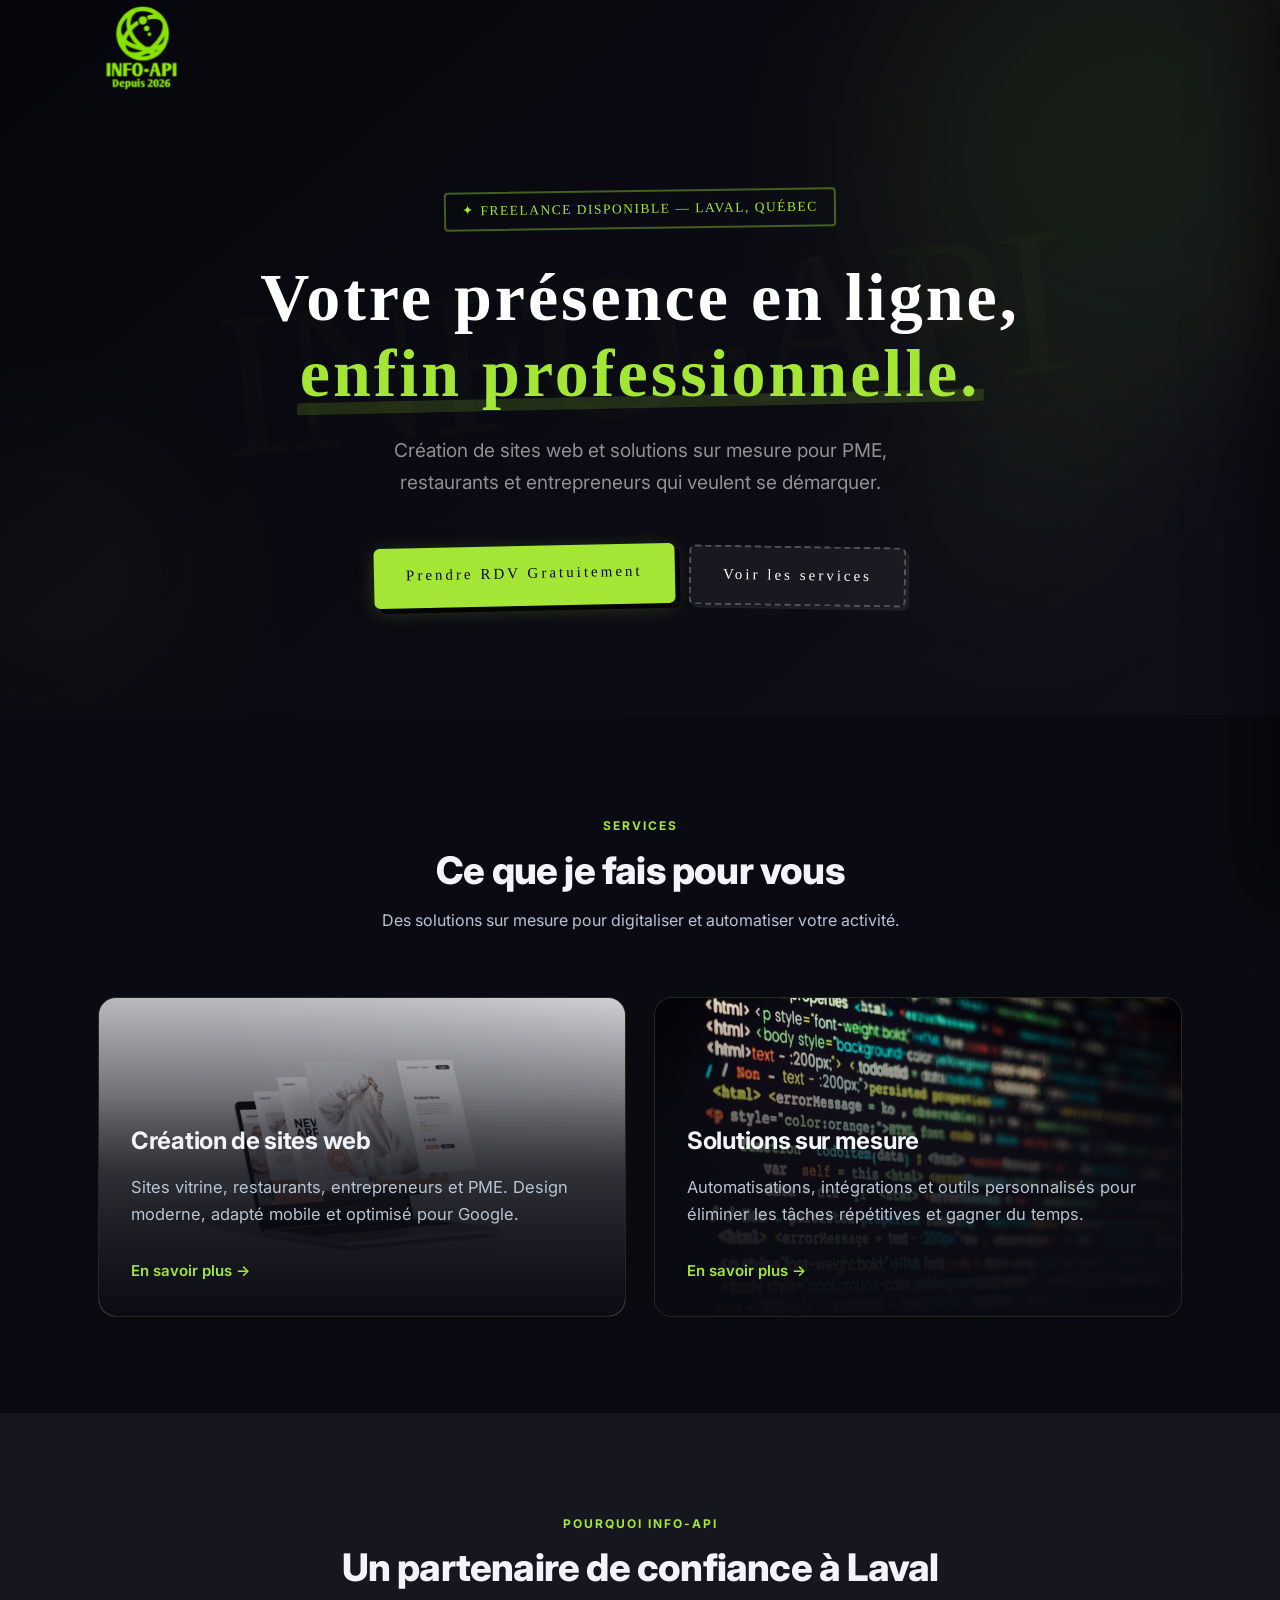
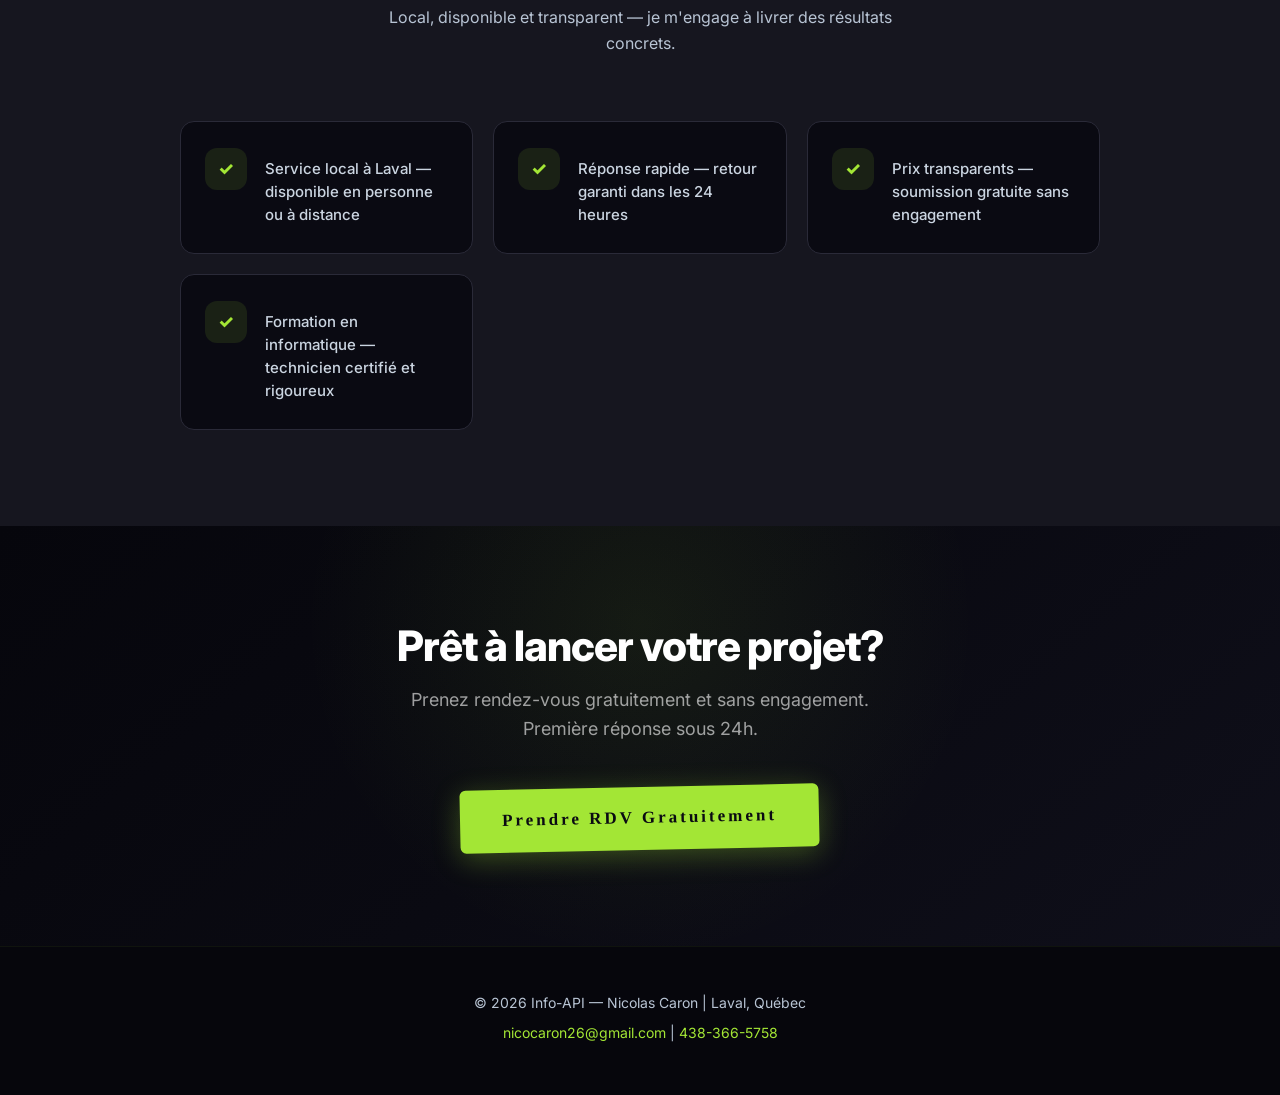
<file: index.html>
<!DOCTYPE html>
<html lang="fr">
<head>
    <meta charset="UTF-8">
    <meta name="viewport" content="width=device-width, initial-scale=1.0">
    <meta name="description" content="Info-API - Services informatiques à Laval : création de sites web et automatisation pour PME et entrepreneurs.">
    <title>Info-API | Services Informatiques à Laval</title>
    <link rel="preconnect" href="https://fonts.googleapis.com">
    <link rel="preconnect" href="https://fonts.gstatic.com" crossorigin>
    <link href="https://fonts.googleapis.com/css2?family=Inter:wght@400;500;600;700;800&family=Permanent+Marker&display=swap" rel="stylesheet">
    <link rel="stylesheet" href="css/style.css">
    <style>
    .logo { display: inline-flex; align-items: center; }

    /* === HERO GRAFFITI OVERRIDE === */
    .hero::before, .hero::after { display: none; }

    .hero-spray { position: absolute; inset: 0; pointer-events: none; z-index: 0; overflow: hidden; }
    .spray-blob { position: absolute; border-radius: 50%; filter: blur(90px); }
    .spray-blob-1 { width: 520px; height: 520px; background: #a3e635; opacity: 0.08; top: -15%; right: -8%; }
    .spray-blob-2 { width: 280px; height: 280px; background: #a3e635; opacity: 0.04; bottom: 0%; left: -6%; }
    .spray-blob-3 { width: 200px; height: 200px; background: #a3e635; opacity: 0.07; bottom: 18%; right: 12%; }

    .hero-bg-tag {
        position: absolute; pointer-events: none; user-select: none; z-index: 0;
        font-family: 'Permanent Marker', cursive;
        font-size: 210px; line-height: 1;
        color: rgba(163,230,53,0.022);
        white-space: nowrap;
        top: 48%; left: 50%;
        transform: translate(-50%, -50%) rotate(-6deg);
        letter-spacing: -6px;
    }

    .hero-badge {
        font-family: 'Permanent Marker', cursive;
        font-size: 13.5px; letter-spacing: 1.5px;
        background: transparent;
        border: 2px solid rgba(163,230,53,0.38);
        border-radius: 4px;
        padding: 6px 16px;
        color: #a3e635;
        transform: rotate(-0.8deg);
        display: inline-block;
    }

    .hero h1 {
        font-family: 'Permanent Marker', cursive;
        font-size: 68px;
        letter-spacing: 3px;
        line-height: 1.12;
        margin-bottom: 0;
    }

    .hero-h1-wrap { margin-bottom: 24px; }

    .hero h1 span {
        position: relative;
        display: inline-block;
        color: #a3e635;
    }
    .hero h1 span::after {
        content: '';
        position: absolute;
        left: -3px; right: -3px; bottom: 3px;
        height: 12px;
        background: rgba(163,230,53,0.16);
        transform: rotate(-1.2deg) skewX(-5deg);
        border-radius: 2px;
        z-index: -1;
    }

    @media (max-width: 768px) {
        .hero h1 { font-size: 42px; letter-spacing: 0; }
        .hero-bg-tag { font-size: 120px; }
    }
    </style>
</head>
<body>

    <!-- NAVIGATION -->
    <nav class="navbar">
        <div class="container">
            <a href="index.html" class="logo" aria-label="Info-API — Accueil">
                <img src="images/logo.png" alt="Info-API" class="nav-logo">
            </a>
            <button class="hamburger" id="hamburger" aria-label="Menu">
                <span></span><span></span><span></span>
            </button>
        </div>
    </nav>

    <!-- OVERLAY MENU -->
    <div class="nav-overlay" id="navOverlay">
        <div class="nav-overlay-inner">
            <ul class="overlay-links">
                <li><a href="index.html">Accueil</a></li>
                <li>
                    <button class="overlay-dd-trigger">Services <span class="ov-arrow">+</span></button>
                    <ul class="overlay-sub">
                        <li><a href="sites-web.html">Sites web</a></li>
                        <li><a href="automatisation.html">Solutions sur mesure</a></li>
                        <li><a href="services.html">Forfaits entreprise</a></li>
                    </ul>
                </li>
                <li><a href="apropos.html">À propos</a></li>
                <li><a href="projets.html">Projets</a></li>
            </ul>
            <a href="soumission.html" class="overlay-cta">Prendre RDV Gratuitement</a>
        </div>
    </div>

    <!-- HERO -->
    <section class="hero">
        <div class="hero-spray">
            <div class="spray-blob spray-blob-1"></div>
            <div class="spray-blob spray-blob-2"></div>
            <div class="spray-blob spray-blob-3"></div>
        </div>
        <div class="hero-bg-tag" aria-hidden="true">INFO-API</div>
        <div class="container">
            <div class="hero-badge">✦ Freelance disponible — Laval, Québec</div>
            <div class="hero-h1-wrap">
                <h1>Votre présence en ligne,<br><span>enfin professionnelle.</span></h1>
            </div>
            <p>Création de sites web et solutions sur mesure pour PME, restaurants et entrepreneurs qui veulent se démarquer.</p>
            <div class="hero-btns">
                <a href="soumission.html" class="btn-primary">Prendre RDV Gratuitement</a>
                <a href="#services" class="btn-secondary">Voir les services</a>
            </div>
        </div>
    </section>

    <!-- SERVICES APERCU -->
    <section class="services-apercu" id="services">
        <div class="container">
            <div class="section-header">
                <span class="section-tag">Services</span>
                <h2>Ce que je fais pour vous</h2>
                <p class="section-sub">Des solutions sur mesure pour digitaliser et automatiser votre activité.</p>
            </div>
            <div class="cards">
                <div class="card" style="min-height:320px; padding:0; border:1.5px solid rgba(163,230,53,0.15); display:flex; flex-direction:column; justify-content:flex-end; background:#0a0a12;">
                    <img src="images/website-illustration.avif" alt="" style="position:absolute;inset:0;width:100%;height:100%;object-fit:cover;opacity:0.9;">
                    <div style="position:absolute;inset:0;background:linear-gradient(to bottom, rgba(10,10,18,0.05) 0%, rgba(10,10,18,0.75) 55%, rgba(10,10,18,0.97) 100%);"></div>
                    <div style="position:relative;z-index:1;padding:28px 32px 32px;background:linear-gradient(to top, rgba(10,10,18,0.6) 0%, transparent 100%);border-radius:0 0 18px 18px;font-size:1.08em;">
                        <h3>Création de sites web</h3>
                        <p>Sites vitrine, restaurants, entrepreneurs et PME. Design moderne, adapté mobile et optimisé pour Google.</p>
                        <a href="services.html">En savoir plus →</a>
                    </div>
                </div>
                <div class="card" style="min-height:320px; padding:0; border:1.5px solid rgba(163,230,53,0.15); display:flex; flex-direction:column; justify-content:flex-end; background:#0a0a12;">
                    <img src="images/script-image.avif" alt="" style="position:absolute;inset:0;width:100%;height:100%;object-fit:cover;opacity:0.9;">
                    <div style="position:absolute;inset:0;background:linear-gradient(to bottom, rgba(10,10,18,0.05) 0%, rgba(10,10,18,0.75) 55%, rgba(10,10,18,0.97) 100%);"></div>
                    <div style="position:relative;z-index:1;padding:28px 32px 32px;background:linear-gradient(to top, rgba(10,10,18,0.6) 0%, transparent 100%);border-radius:0 0 18px 18px;font-size:1.08em;">
                        <h3>Solutions sur mesure</h3>
                        <p>Automatisations, intégrations et outils personnalisés pour éliminer les tâches répétitives et gagner du temps.</p>
                        <a href="automatisation.html">En savoir plus →</a>
                    </div>
                </div>
            </div>
        </div>
    </section>

    <!-- POURQUOI MOI -->
    <section class="pourquoi">
        <div class="container">
            <div class="section-header">
                <span class="section-tag">Pourquoi Info-API</span>
                <h2>Un partenaire de confiance à Laval</h2>
                <p class="section-sub">Local, disponible et transparent — je m'engage à livrer des résultats concrets.</p>
            </div>
            <div class="avantages">
                <div class="avantage">
                    <div class="avantage-icon"><span>✓</span></div>
                    <p>Service local à Laval — disponible en personne ou à distance</p>
                </div>
                <div class="avantage">
                    <div class="avantage-icon"><span>✓</span></div>
                    <p>Réponse rapide — retour garanti dans les 24 heures</p>
                </div>
                <div class="avantage">
                    <div class="avantage-icon"><span>✓</span></div>
                    <p>Prix transparents — soumission gratuite sans engagement</p>
                </div>
                <div class="avantage">
                    <div class="avantage-icon"><span>✓</span></div>
                    <p>Formation en informatique — technicien certifié et rigoureux</p>
                </div>
            </div>
        </div>
    </section>

    <!-- CTA -->
    <section class="cta">
        <div class="container">
            <h2>Prêt à lancer votre projet?</h2>
            <p>Prenez rendez-vous gratuitement et sans engagement. Première réponse sous 24h.</p>
            <a href="soumission.html" class="btn-primary">Prendre RDV Gratuitement</a>
        </div>
    </section>

    <!-- FOOTER -->
    <footer>
        <div class="container">
            <p>© 2026 Info-API — Nicolas Caron | Laval, Québec</p>
            <p><a href="mailto:nicocaron26@gmail.com">nicocaron26@gmail.com</a> | <a href="tel:4383665758">438-366-5758</a></p>
        </div>
    </footer>

    <script src="js/main.js"></script>
</body>
</html>
</file>
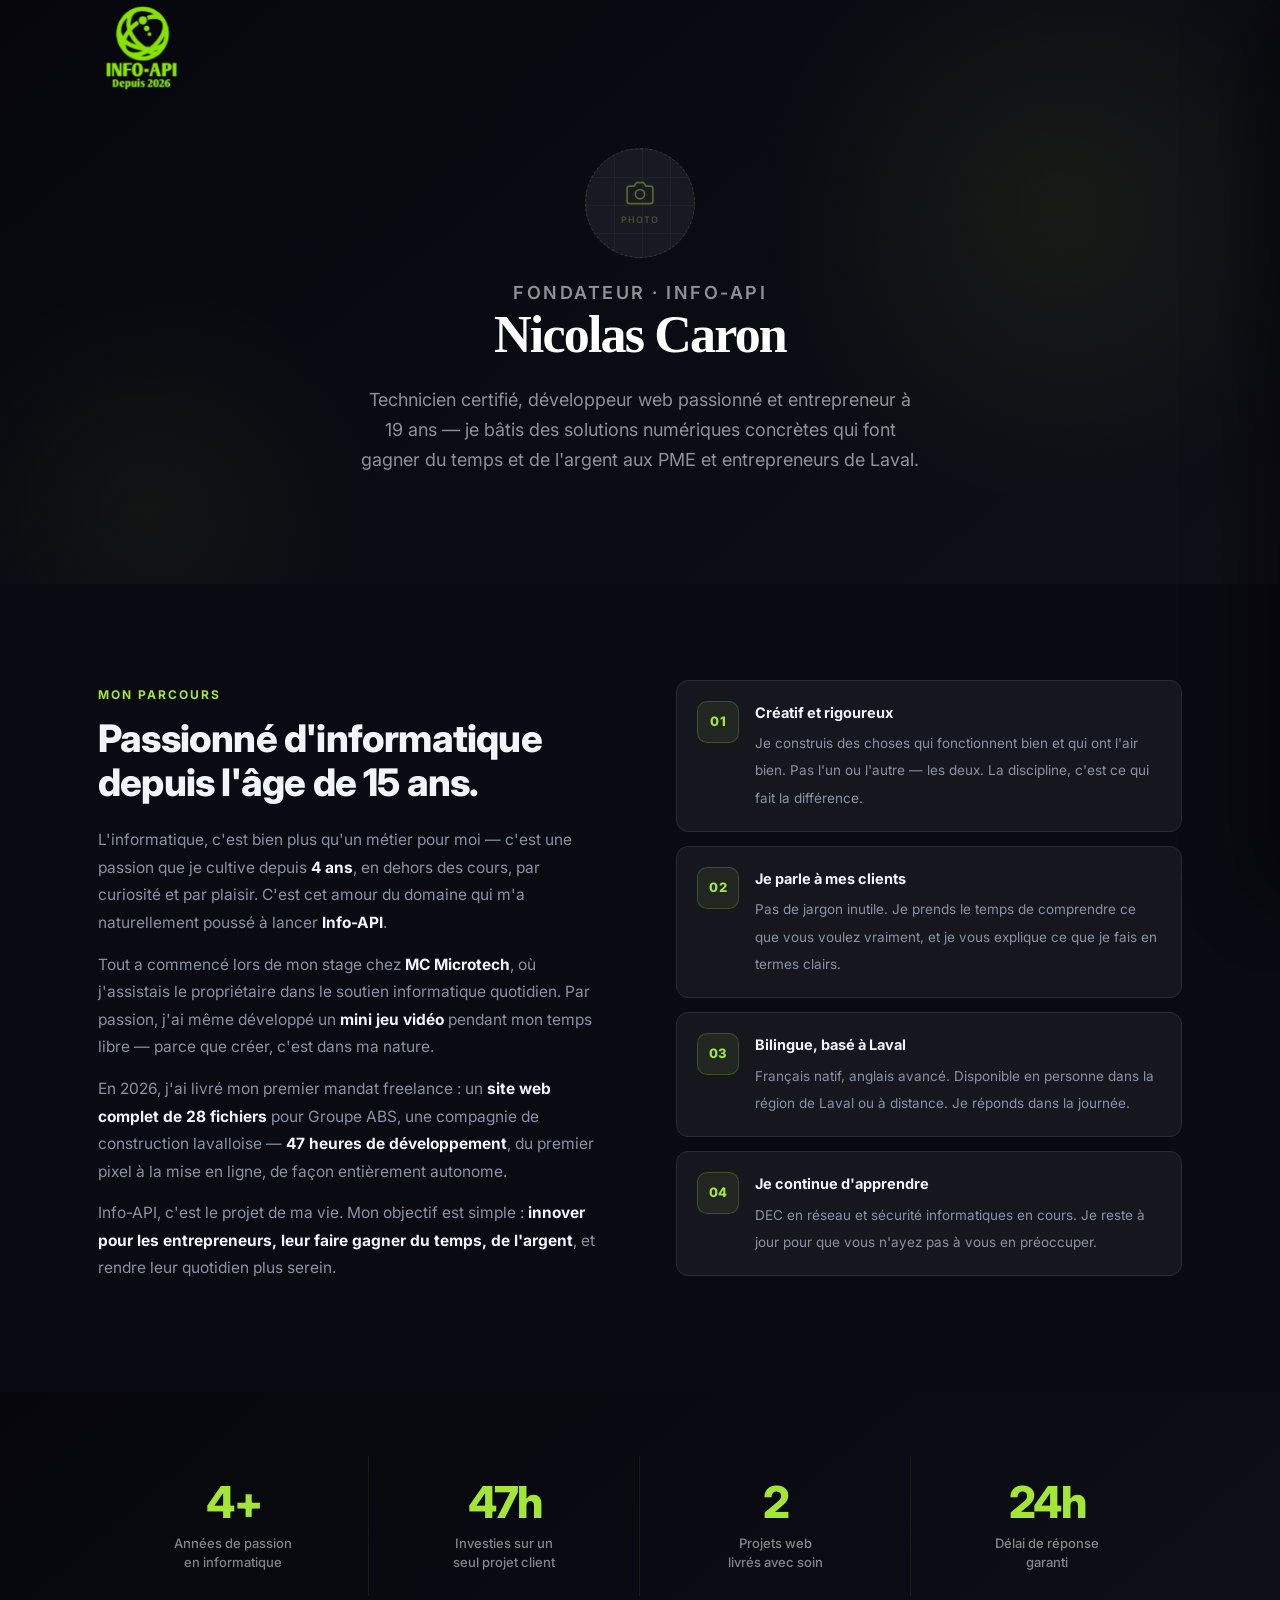
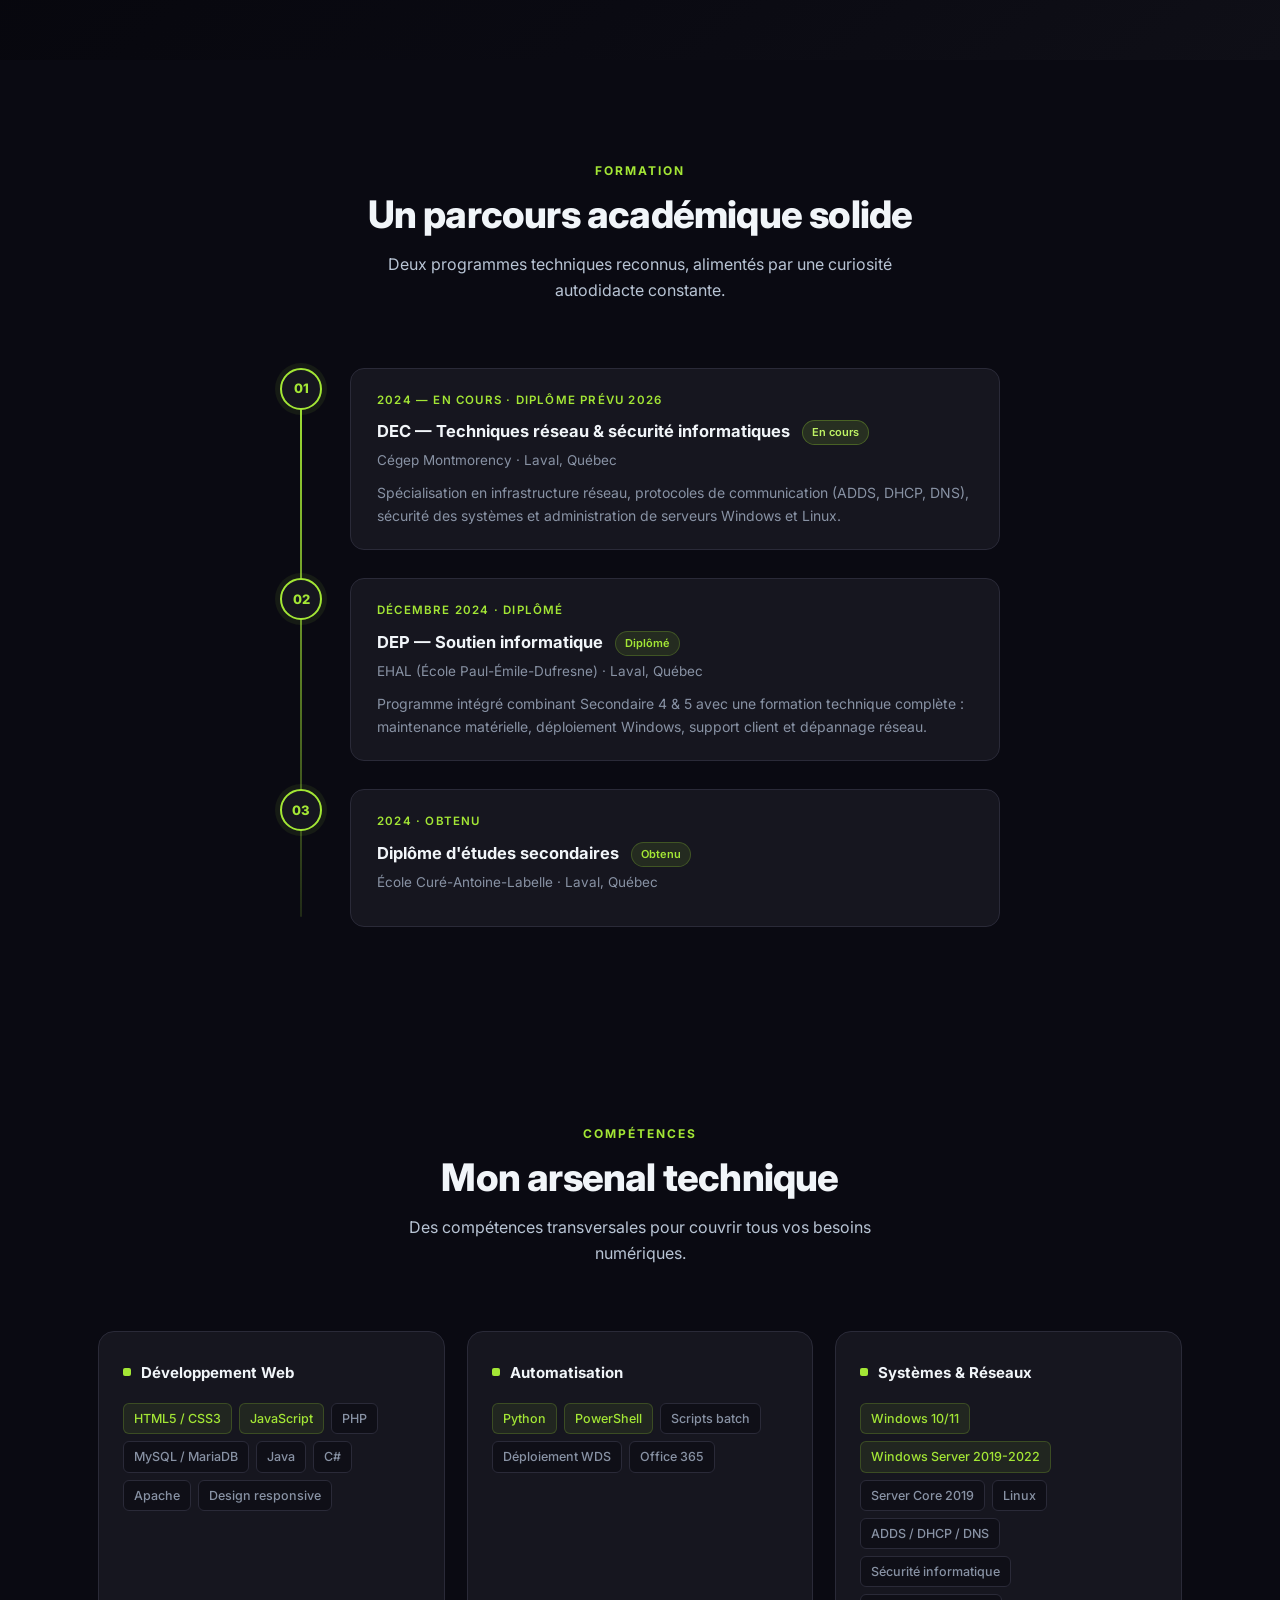
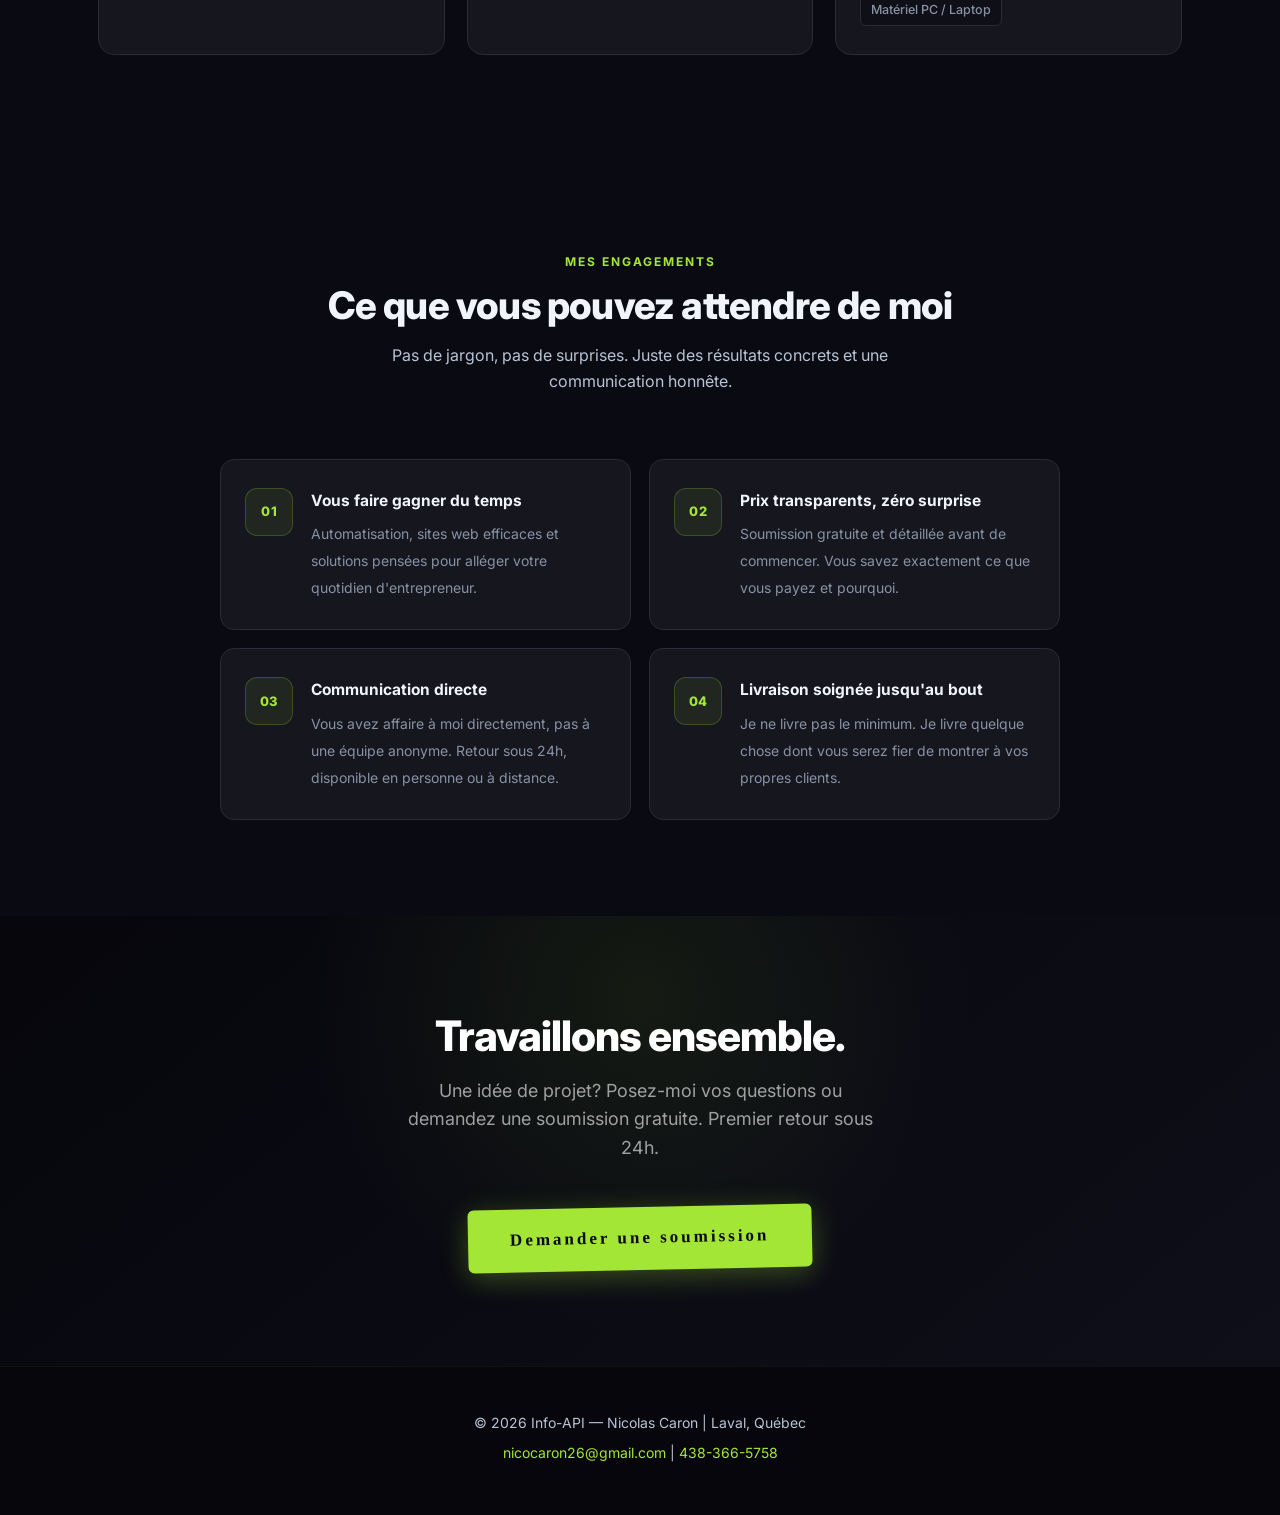
<file: apropos.html>
<!DOCTYPE html>
<html lang="fr">
<head>
    <meta charset="UTF-8">
    <meta name="viewport" content="width=device-width, initial-scale=1.0">
    <meta name="description" content="À propos de Nicolas Caron, fondateur d'Info-API — technicien certifié, développeur web passionné basé à Laval.">
    <title>À propos | Info-API</title>
    <link rel="preconnect" href="https://fonts.googleapis.com">
    <link rel="preconnect" href="https://fonts.gstatic.com" crossorigin>
    <link href="https://fonts.googleapis.com/css2?family=Inter:wght@400;500;600;700;800&family=Permanent+Marker&display=swap" rel="stylesheet">
    <link rel="stylesheet" href="css/style.css">
    <style>
        /* ---- HERO ---- */
        .about-hero {
            padding: 148px 0 108px;
            background: linear-gradient(140deg, #06060c 0%, #0a0a12 45%, #0f0f17 100%);
            text-align: center;
            position: relative;
            overflow: hidden;
        }
        .about-hero::before {
            content: '';
            position: absolute;
            top: -20%; right: -8%;
            width: 650px; height: 650px;
            background: radial-gradient(circle, rgba(163,230,53,0.07) 0%, transparent 65%);
            pointer-events: none;
        }
        .about-hero::after {
            content: '';
            position: absolute;
            bottom: -30%; left: -8%;
            width: 500px; height: 500px;
            background: radial-gradient(circle, rgba(163,230,53,0.05) 0%, transparent 65%);
            pointer-events: none;
        }
        .about-hero .container { position: relative; z-index: 1; }

        .avatar {
            width: 100px; height: 100px;
            border-radius: 50%;
            background: rgba(163,230,53,0.08);
            border: 2px solid rgba(163,230,53,0.28);
            display: flex;
            align-items: center;
            justify-content: center;
            font-size: 28px;
            font-weight: 800;
            color: #a3e635;
            margin: 0 auto 24px;
            box-shadow: 0 0 0 8px rgba(163,230,53,0.05);
        }

        .hero-role {
            font-size: 13px;
            font-weight: 600;
            letter-spacing: 2.5px;
            text-transform: uppercase;
            color: #a3e635;
            margin-bottom: 14px;
        }

        .about-hero h1 {
            font-size: 52px;
            font-weight: 800;
            color: #fff;
            letter-spacing: -1.8px;
            margin-bottom: 22px;
            line-height: 1.05;
        }

        .about-hero > .container > p {
            font-size: 18px;
            color: rgba(255,255,255,0.55);
            max-width: 560px;
            margin: 0 auto;
            line-height: 1.68;
        }

        /* ---- HISTOIRE ---- */
        .histoire-grid {
            display: grid;
            grid-template-columns: 1fr 1fr;
            gap: 72px;
            align-items: start;
        }

        .histoire-text h2 { text-align: left; margin-bottom: 22px; }

        .histoire-text p {
            color: #8892a4;
            font-size: 15.5px;
            line-height: 1.78;
            margin-bottom: 14px;
        }

        .histoire-text p strong { color: #f1f5f9; }

        .traits { display: flex; flex-direction: column; gap: 14px; }

        .trait {
            display: flex;
            align-items: flex-start;
            gap: 16px;
            background: #16161f;
            border: 1.5px solid #2a2a38;
            border-radius: 12px;
            padding: 20px;
            transition: border-color 0.22s, transform 0.22s;
        }

        .trait:hover {
            border-color: rgba(163,230,53,0.22);
            transform: translateX(5px);
        }

        .trait-icon { flex-shrink: 0; margin-top: 2px; }
        .trait-num {
            width: 42px; height: 42px;
            background: rgba(163,230,53,0.08);
            border: 1.5px solid rgba(163,230,53,0.22);
            border-radius: 10px;
            display: flex; align-items: center; justify-content: center;
            color: #a3e635; font-size: 13px; font-weight: 800;
            flex-shrink: 0; letter-spacing: 0.5px; line-height: 1;
        }

        .trait-content strong {
            display: block;
            font-size: 14.5px;
            font-weight: 700;
            color: #f1f5f9;
            margin-bottom: 4px;
        }

        .trait-content span {
            font-size: 13.5px;
            color: #8892a4;
            line-height: 1.55;
        }

        /* ---- STATS ---- */
        .stats-band {
            background: linear-gradient(140deg, #06060c 0%, #0a0a12 55%, #0f0f17 100%);
            padding: 64px 0;
        }

        .stats-grid {
            display: grid;
            grid-template-columns: repeat(4, 1fr);
            text-align: center;
        }

        .stat-item {
            padding: 24px 20px;
            border-right: 1px solid rgba(163,230,53,0.08);
        }

        .stat-item:last-child { border-right: none; }

        .stat-number {
            font-size: 44px;
            font-weight: 800;
            color: #a3e635;
            letter-spacing: -2px;
            line-height: 1;
            margin-bottom: 10px;
        }

        .stat-label {
            font-size: 13px;
            color: rgba(255,255,255,0.5);
            font-weight: 500;
            line-height: 1.45;
        }

        /* ---- TIMELINE ---- */
        .timeline {
            max-width: 720px;
            margin: 0 auto;
            position: relative;
        }

        .timeline::before {
            content: '';
            position: absolute;
            left: 20px; top: 10px; bottom: 10px;
            width: 2px;
            background: linear-gradient(to bottom, #a3e635, rgba(163,230,53,0.15));
            border-radius: 2px;
        }

        .timeline-item {
            display: flex;
            gap: 28px;
            margin-bottom: 28px;
            align-items: flex-start;
        }

        .timeline-item:last-child { margin-bottom: 0; }

        .timeline-dot {
            width: 42px; height: 42px;
            border-radius: 50%;
            background: #16161f;
            border: 2px solid #a3e635;
            display: flex;
            align-items: center;
            justify-content: center;
            font-size: 13px;
            font-weight: 800;
            color: #a3e635;
            flex-shrink: 0;
            position: relative;
            z-index: 1;
            box-shadow: 0 0 0 5px rgba(163,230,53,0.08);
        }

        .timeline-content {
            background: #16161f;
            border: 1.5px solid #2a2a38;
            border-radius: 14px;
            padding: 22px 26px;
            flex: 1;
            transition: border-color 0.22s, box-shadow 0.22s;
        }

        .timeline-content:hover {
            border-color: rgba(163,230,53,0.22);
            box-shadow: 0 8px 24px rgba(0,0,0,0.3);
        }

        .timeline-date {
            font-size: 11.5px;
            font-weight: 600;
            letter-spacing: 1.2px;
            text-transform: uppercase;
            color: #a3e635;
            margin-bottom: 7px;
        }

        .timeline-content h3 {
            font-size: 16.5px;
            font-weight: 700;
            color: #f1f5f9;
            margin-bottom: 4px;
        }

        .timeline-content .school {
            font-size: 13.5px;
            color: #8892a4;
            margin-bottom: 10px;
        }

        .timeline-content p {
            font-size: 14px;
            color: #8892a4;
            line-height: 1.62;
        }

        .badge-status {
            display: inline-block;
            font-size: 11px;
            font-weight: 600;
            padding: 2px 9px;
            border-radius: 100px;
            margin-left: 8px;
            vertical-align: middle;
        }

        .badge-done {
            background: rgba(163,230,53,0.1);
            color: #a3e635;
            border: 1px solid rgba(163,230,53,0.22);
        }

        .badge-active {
            background: rgba(163,230,53,0.12);
            color: #bef264;
            border: 1px solid rgba(163,230,53,0.28);
        }

        /* ---- COMPETENCES ---- */
        .skills-grid {
            display: grid;
            grid-template-columns: repeat(3, 1fr);
            gap: 22px;
        }

        .skill-group {
            background: #16161f;
            border: 1.5px solid #2a2a38;
            border-radius: 16px;
            padding: 28px 24px;
            transition: border-color 0.22s, box-shadow 0.22s, transform 0.22s;
        }

        .skill-group:hover {
            border-color: rgba(163,230,53,0.22);
            box-shadow: 0 12px 32px rgba(0,0,0,0.3);
            transform: translateY(-4px);
        }

        .skill-group-title {
            display: flex;
            align-items: center;
            gap: 10px;
            font-size: 15px;
            font-weight: 700;
            color: #f1f5f9;
            margin-bottom: 18px;
        }

        .skill-group-title::before {
            content: '';
            display: inline-block;
            width: 8px; height: 8px;
            border-radius: 2px;
            background: #a3e635;
            flex-shrink: 0;
        }

        .skill-tags { display: flex; flex-wrap: wrap; gap: 7px; }

        .skill-tag {
            font-size: 12.5px;
            font-weight: 500;
            color: #8892a4;
            background: #0f0f17;
            border: 1px solid #2a2a38;
            border-radius: 6px;
            padding: 4px 10px;
        }

        .skill-tag.primary {
            background: rgba(163,230,53,0.08);
            color: #a3e635;
            border-color: rgba(163,230,53,0.2);
        }

        /* ---- TEMOIGNAGE ---- */
        .temoignage-wrap {
            max-width: 800px;
            margin: 0 auto;
        }

        .temoignage-card {
            background: #16161f;
            border: 1.5px solid #2a2a38;
            border-radius: 22px;
            padding: 56px 60px;
            position: relative;
            text-align: center;
            box-shadow: 0 20px 56px rgba(0,0,0,0.35);
        }

        .quote-mark {
            font-size: 96px;
            line-height: 0.55;
            color: #a3e635;
            opacity: 0.1;
            font-family: Georgia, serif;
            position: absolute;
            top: 38px; left: 48px;
            pointer-events: none;
        }

        .stars {
            font-size: 20px;
            letter-spacing: 2px;
            margin-bottom: 28px;
        }

        .temoignage-card blockquote {
            font-size: 19px;
            font-weight: 500;
            color: #f1f5f9;
            line-height: 1.68;
            font-style: italic;
            margin-bottom: 36px;
            position: relative;
            z-index: 1;
            max-width: 620px;
            margin-left: auto;
            margin-right: auto;
            margin-bottom: 36px;
        }

        .temoignage-client {
            display: flex;
            align-items: center;
            justify-content: center;
            gap: 14px;
        }

        .client-avatar {
            width: 48px; height: 48px;
            border-radius: 50%;
            background: rgba(163,230,53,0.1);
            border: 1.5px solid rgba(163,230,53,0.22);
            display: flex;
            align-items: center;
            justify-content: center;
            font-size: 15px;
            font-weight: 700;
            color: #a3e635;
            flex-shrink: 0;
        }

        .client-info strong {
            display: block;
            font-size: 15px;
            font-weight: 700;
            color: #f1f5f9;
        }

        .client-info span {
            font-size: 13px;
            color: #8892a4;
        }

        /* ---- ENGAGEMENTS ---- */
        .engagements-grid {
            display: grid;
            grid-template-columns: repeat(2, 1fr);
            gap: 18px;
            max-width: 840px;
            margin: 0 auto;
        }

        .engagement {
            display: flex;
            align-items: flex-start;
            gap: 18px;
            background: #16161f;
            border: 1.5px solid #2a2a38;
            border-radius: 14px;
            padding: 28px 24px;
            transition: border-color 0.22s, box-shadow 0.22s, transform 0.22s;
        }

        .engagement:hover {
            border-color: rgba(163,230,53,0.22);
            box-shadow: 0 10px 28px rgba(0,0,0,0.3);
            transform: translateY(-3px);
        }

        .engagement-icon {
            width: 48px; height: 48px;
            background: rgba(163,230,53,0.08);
            border: 1.5px solid rgba(163,230,53,0.22);
            border-radius: 12px;
            display: flex;
            align-items: center;
            justify-content: center;
            font-size: 13px;
            font-weight: 800;
            color: #a3e635;
            flex-shrink: 0;
            letter-spacing: 0.5px;
        }

        .engagement-text strong {
            display: block;
            font-size: 15.5px;
            font-weight: 700;
            color: #f1f5f9;
            margin-bottom: 6px;
        }

        .engagement-text span {
            font-size: 14px;
            color: #8892a4;
            line-height: 1.57;
        }

        /* ---- RESPONSIVE ---- */
        @media (max-width: 768px) {
            .about-hero h1 { font-size: 36px; letter-spacing: -1px; }
            .histoire-grid { grid-template-columns: 1fr; gap: 44px; }
            .stats-grid { grid-template-columns: repeat(2, 1fr); }
            .stat-item:nth-child(2) { border-right: none; }
            .stat-item:nth-child(3),
            .stat-item:nth-child(4) { border-top: 1px solid rgba(255,255,255,0.07); }
            .stat-item:nth-child(4) { border-right: none; }
            .skills-grid { grid-template-columns: 1fr; }
            .temoignage-card { padding: 36px 24px; }
            .engagements-grid { grid-template-columns: 1fr; }
            .timeline::before { display: none; }
        }
    </style>
</head>
<body>

    <!-- NAVIGATION -->
    <nav class="navbar">
        <div class="container">
            <a href="index.html" class="logo" aria-label="Info-API — Accueil">
                <img src="images/logo.png" alt="Info-API" class="nav-logo">
            </a>
            <button class="hamburger" id="hamburger" aria-label="Menu">
                <span></span><span></span><span></span>
            </button>
        </div>
    </nav>

    <!-- OVERLAY MENU -->
    <div class="nav-overlay" id="navOverlay">
        <div class="nav-overlay-inner">
            <ul class="overlay-links">
                <li><a href="index.html">Accueil</a></li>
                <li>
                    <button class="overlay-dd-trigger">Services <span class="ov-arrow">+</span></button>
                    <ul class="overlay-sub">
                        <li><a href="sites-web.html">Sites web</a></li>
                        <li><a href="automatisation.html">Solutions sur mesure</a></li>
                        <li><a href="services.html">Forfaits entreprise</a></li>
                    </ul>
                </li>
                <li><a href="apropos.html">À propos</a></li>
                <li><a href="projets.html">Projets</a></li>
            </ul>
            <a href="soumission.html" class="overlay-cta">Prendre RDV Gratuitement</a>
        </div>
    </div>

    <!-- HERO -->
    <section class="about-hero">
        <div class="container">
            <div class="img-ph" style="width:110px;height:110px;border-radius:50%;margin:0 auto 20px;gap:5px;">
                <div class="img-ph-icon" style="width:28px;height:28px;"></div>
                <span class="img-ph-label" style="font-size:9px;">Photo</span>
            </div>
            <p class="hero-role">Fondateur · Info-API</p>
            <h1>Nicolas Caron</h1>
            <p>Technicien certifié, développeur web passionné et entrepreneur à 19 ans — je bâtis des solutions numériques concrètes qui font gagner du temps et de l'argent aux PME et entrepreneurs de Laval.</p>
        </div>
    </section>

    <!-- MON HISTOIRE -->
    <section>
        <div class="container">
            <div class="histoire-grid fade-in">
                <div class="histoire-text">
                    <span class="section-tag">Mon parcours</span>
                    <h2>Passionné d'informatique depuis l'âge de 15 ans.</h2>
                    <p>L'informatique, c'est bien plus qu'un métier pour moi — c'est une passion que je cultive depuis <strong>4 ans</strong>, en dehors des cours, par curiosité et par plaisir. C'est cet amour du domaine qui m'a naturellement poussé à lancer <strong>Info-API</strong>.</p>
                    <p>Tout a commencé lors de mon stage chez <strong>MC Microtech</strong>, où j'assistais le propriétaire dans le soutien informatique quotidien. Par passion, j'ai même développé un <strong>mini jeu vidéo</strong> pendant mon temps libre — parce que créer, c'est dans ma nature.</p>
                    <p>En 2026, j'ai livré mon premier mandat freelance : un <strong>site web complet de 28 fichiers</strong> pour Groupe ABS, une compagnie de construction lavalloise — <strong>47 heures de développement</strong>, du premier pixel à la mise en ligne, de façon entièrement autonome.</p>
                    <p>Info-API, c'est le projet de ma vie. Mon objectif est simple : <strong>innover pour les entrepreneurs, leur faire gagner du temps, de l'argent</strong>, et rendre leur quotidien plus serein.</p>
                </div>
                <div class="traits">
                    <div class="trait">
                        <div class="trait-num">01</div>
                        <div class="trait-content">
                            <strong>Créatif et rigoureux</strong>
                            <span>Je construis des choses qui fonctionnent bien et qui ont l'air bien. Pas l'un ou l'autre — les deux. La discipline, c'est ce qui fait la différence.</span>
                        </div>
                    </div>
                    <div class="trait">
                        <div class="trait-num">02</div>
                        <div class="trait-content">
                            <strong>Je parle à mes clients</strong>
                            <span>Pas de jargon inutile. Je prends le temps de comprendre ce que vous voulez vraiment, et je vous explique ce que je fais en termes clairs.</span>
                        </div>
                    </div>
                    <div class="trait">
                        <div class="trait-num">03</div>
                        <div class="trait-content">
                            <strong>Bilingue, basé à Laval</strong>
                            <span>Français natif, anglais avancé. Disponible en personne dans la région de Laval ou à distance. Je réponds dans la journée.</span>
                        </div>
                    </div>
                    <div class="trait">
                        <div class="trait-num">04</div>
                        <div class="trait-content">
                            <strong>Je continue d'apprendre</strong>
                            <span>DEC en réseau et sécurité informatiques en cours. Je reste à jour pour que vous n'ayez pas à vous en préoccuper.</span>
                        </div>
                    </div>
                </div>
            </div>
        </div>
    </section>

    <!-- STATS -->
    <div class="stats-band">
        <div class="container">
            <div class="stats-grid">
                <div class="stat-item">
                    <div class="stat-number">4+</div>
                    <div class="stat-label">Années de passion<br>en informatique</div>
                </div>
                <div class="stat-item">
                    <div class="stat-number">47h</div>
                    <div class="stat-label">Investies sur un<br>seul projet client</div>
                </div>
                <div class="stat-item">
                    <div class="stat-number">2</div>
                    <div class="stat-label">Projets web<br>livrés avec soin</div>
                </div>
                <div class="stat-item">
                    <div class="stat-number">24h</div>
                    <div class="stat-label">Délai de réponse<br>garanti</div>
                </div>
            </div>
        </div>
    </div>

    <!-- FORMATION -->
    <section>
        <div class="container">
            <div class="section-header">
                <span class="section-tag">Formation</span>
                <h2>Un parcours académique solide</h2>
                <p class="section-sub">Deux programmes techniques reconnus, alimentés par une curiosité autodidacte constante.</p>
            </div>
            <div class="timeline">
                <div class="timeline-item fade-in">
                    <div class="timeline-dot">01</div>
                    <div class="timeline-content">
                        <div class="timeline-date">2024 — En cours · Diplôme prévu 2026</div>
                        <h3>DEC — Techniques réseau & sécurité informatiques <span class="badge-status badge-active">En cours</span></h3>
                        <div class="school">Cégep Montmorency · Laval, Québec</div>
                        <p>Spécialisation en infrastructure réseau, protocoles de communication (ADDS, DHCP, DNS), sécurité des systèmes et administration de serveurs Windows et Linux.</p>
                    </div>
                </div>
                <div class="timeline-item fade-in">
                    <div class="timeline-dot">02</div>
                    <div class="timeline-content">
                        <div class="timeline-date">Décembre 2024 · Diplômé</div>
                        <h3>DEP — Soutien informatique <span class="badge-status badge-done">Diplômé</span></h3>
                        <div class="school">EHAL (École Paul-Émile-Dufresne) · Laval, Québec</div>
                        <p>Programme intégré combinant Secondaire 4 & 5 avec une formation technique complète : maintenance matérielle, déploiement Windows, support client et dépannage réseau.</p>
                    </div>
                </div>
                <div class="timeline-item fade-in">
                    <div class="timeline-dot">03</div>
                    <div class="timeline-content">
                        <div class="timeline-date">2024 · Obtenu</div>
                        <h3>Diplôme d'études secondaires <span class="badge-status badge-done">Obtenu</span></h3>
                        <div class="school">École Curé-Antoine-Labelle · Laval, Québec</div>
                    </div>
                </div>
            </div>
        </div>
    </section>

    <!-- COMPETENCES -->
    <section style="background: var(--navy);">
        <div class="container">
            <div class="section-header">
                <span class="section-tag">Compétences</span>
                <h2>Mon arsenal technique</h2>
                <p class="section-sub">Des compétences transversales pour couvrir tous vos besoins numériques.</p>
            </div>
            <div class="skills-grid">
                <div class="skill-group fade-in">
                    <div class="skill-group-title">Développement Web</div>
                    <div class="skill-tags">
                        <span class="skill-tag primary">HTML5 / CSS3</span>
                        <span class="skill-tag primary">JavaScript</span>
                        <span class="skill-tag">PHP</span>
                        <span class="skill-tag">MySQL / MariaDB</span>
                        <span class="skill-tag">Java</span>
                        <span class="skill-tag">C#</span>
                        <span class="skill-tag">Apache</span>
                        <span class="skill-tag">Design responsive</span>
                    </div>
                </div>
                <div class="skill-group fade-in">
                    <div class="skill-group-title">Automatisation</div>
                    <div class="skill-tags">
                        <span class="skill-tag primary">Python</span>
                        <span class="skill-tag primary">PowerShell</span>
                        <span class="skill-tag">Scripts batch</span>
                        <span class="skill-tag">Déploiement WDS</span>
                        <span class="skill-tag">Office 365</span>
                    </div>
                </div>
                <div class="skill-group fade-in">
                    <div class="skill-group-title">Systèmes & Réseaux</div>
                    <div class="skill-tags">
                        <span class="skill-tag primary">Windows 10/11</span>
                        <span class="skill-tag primary">Windows Server 2019-2022</span>
                        <span class="skill-tag">Server Core 2019</span>
                        <span class="skill-tag">Linux</span>
                        <span class="skill-tag">ADDS / DHCP / DNS</span>
                        <span class="skill-tag">Sécurité informatique</span>
                        <span class="skill-tag">Matériel PC / Laptop</span>
                    </div>
                </div>
            </div>
        </div>
    </section>

    <!-- ENGAGEMENTS -->
    <section style="background: var(--navy);">
        <div class="container">
            <div class="section-header">
                <span class="section-tag">Mes engagements</span>
                <h2>Ce que vous pouvez attendre de moi</h2>
                <p class="section-sub">Pas de jargon, pas de surprises. Juste des résultats concrets et une communication honnête.</p>
            </div>
            <div class="engagements-grid">
                <div class="engagement fade-in">
                    <div class="engagement-icon">01</div>
                    <div class="engagement-text">
                        <strong>Vous faire gagner du temps</strong>
                        <span>Automatisation, sites web efficaces et solutions pensées pour alléger votre quotidien d'entrepreneur.</span>
                    </div>
                </div>
                <div class="engagement fade-in">
                    <div class="engagement-icon">02</div>
                    <div class="engagement-text">
                        <strong>Prix transparents, zéro surprise</strong>
                        <span>Soumission gratuite et détaillée avant de commencer. Vous savez exactement ce que vous payez et pourquoi.</span>
                    </div>
                </div>
                <div class="engagement fade-in">
                    <div class="engagement-icon">03</div>
                    <div class="engagement-text">
                        <strong>Communication directe</strong>
                        <span>Vous avez affaire à moi directement, pas à une équipe anonyme. Retour sous 24h, disponible en personne ou à distance.</span>
                    </div>
                </div>
                <div class="engagement fade-in">
                    <div class="engagement-icon">04</div>
                    <div class="engagement-text">
                        <strong>Livraison soignée jusqu'au bout</strong>
                        <span>Je ne livre pas le minimum. Je livre quelque chose dont vous serez fier de montrer à vos propres clients.</span>
                    </div>
                </div>
            </div>
        </div>
    </section>

    <!-- CTA -->
    <section class="cta">
        <div class="container">
            <h2>Travaillons ensemble.</h2>
            <p>Une idée de projet? Posez-moi vos questions ou demandez une soumission gratuite. Premier retour sous 24h.</p>
            <a href="soumission.html" class="btn-primary">Demander une soumission</a>
        </div>
    </section>

    <!-- FOOTER -->
    <footer>
        <div class="container">
            <p>© 2026 Info-API — Nicolas Caron | Laval, Québec</p>
            <p><a href="mailto:nicocaron26@gmail.com">nicocaron26@gmail.com</a> | <a href="tel:4383665758">438-366-5758</a></p>
        </div>
    </footer>

    <script src="js/main.js"></script>
</body>
</html>
</file>
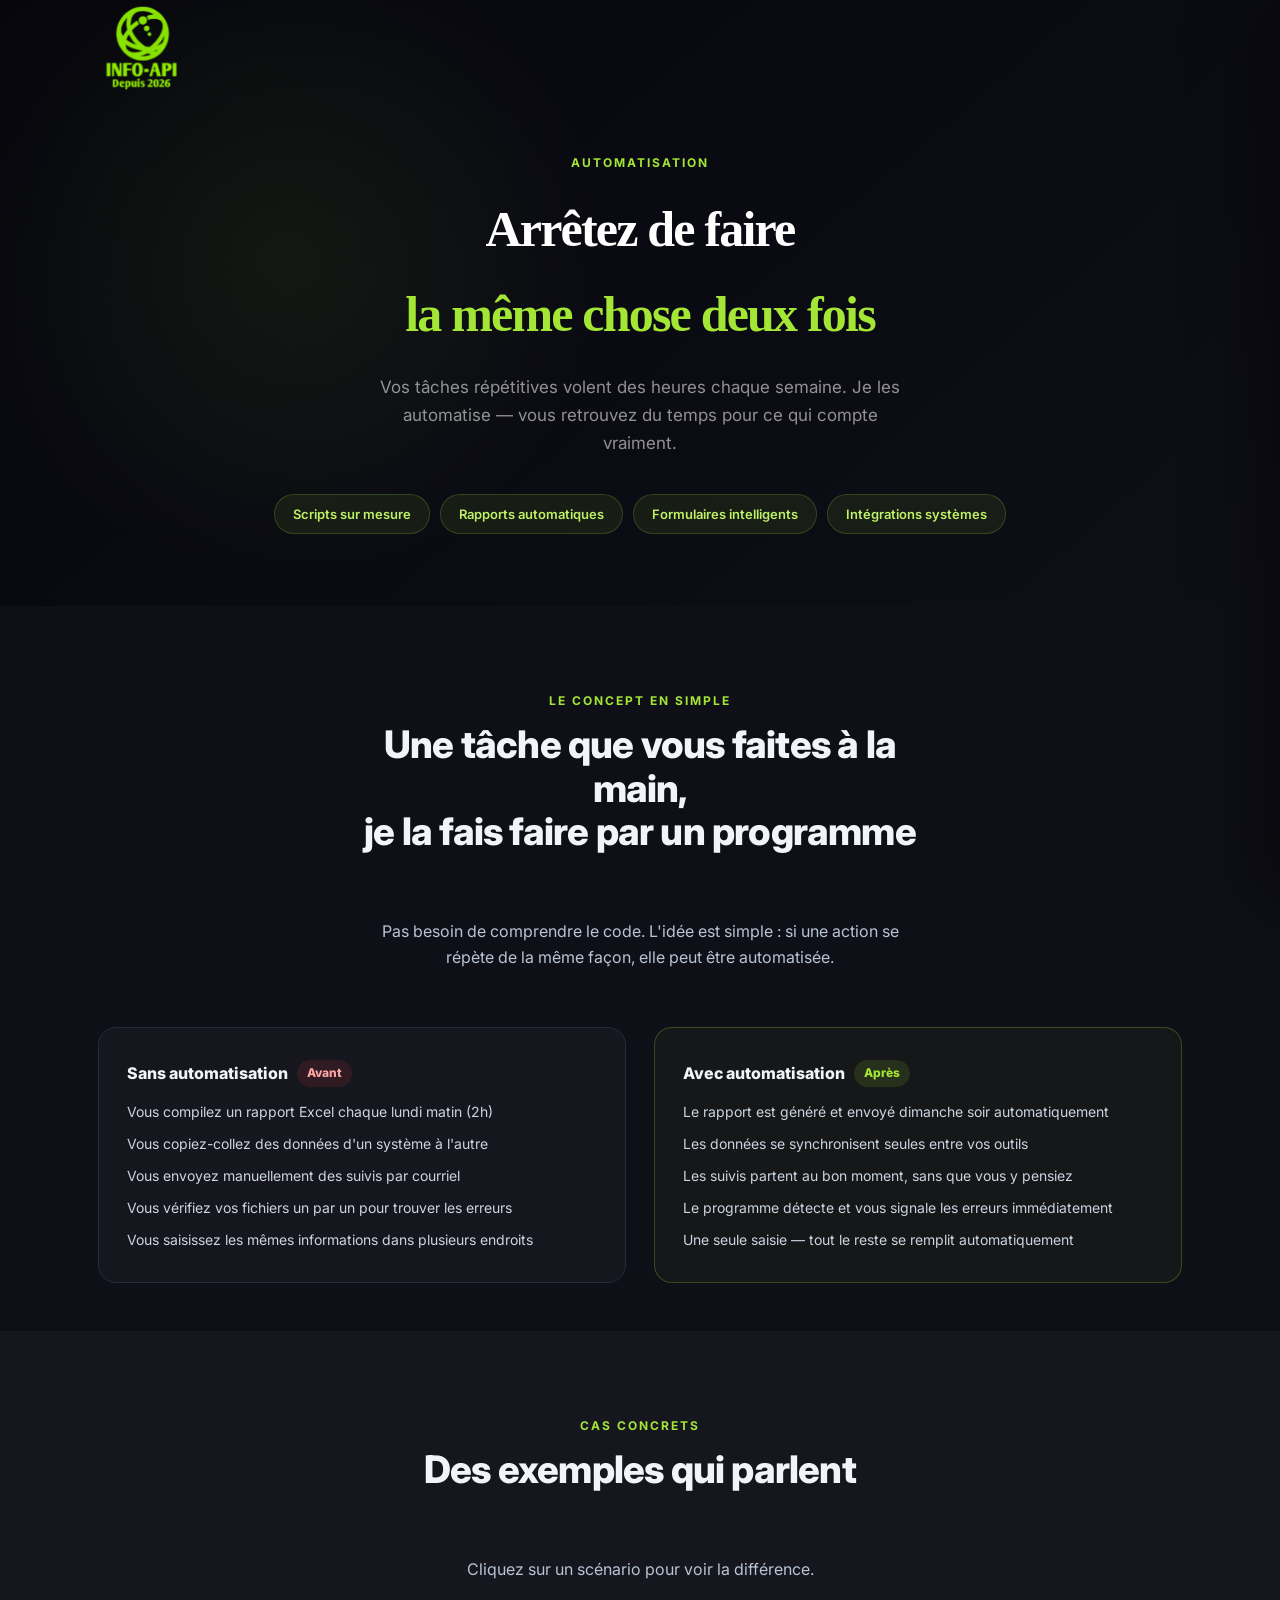
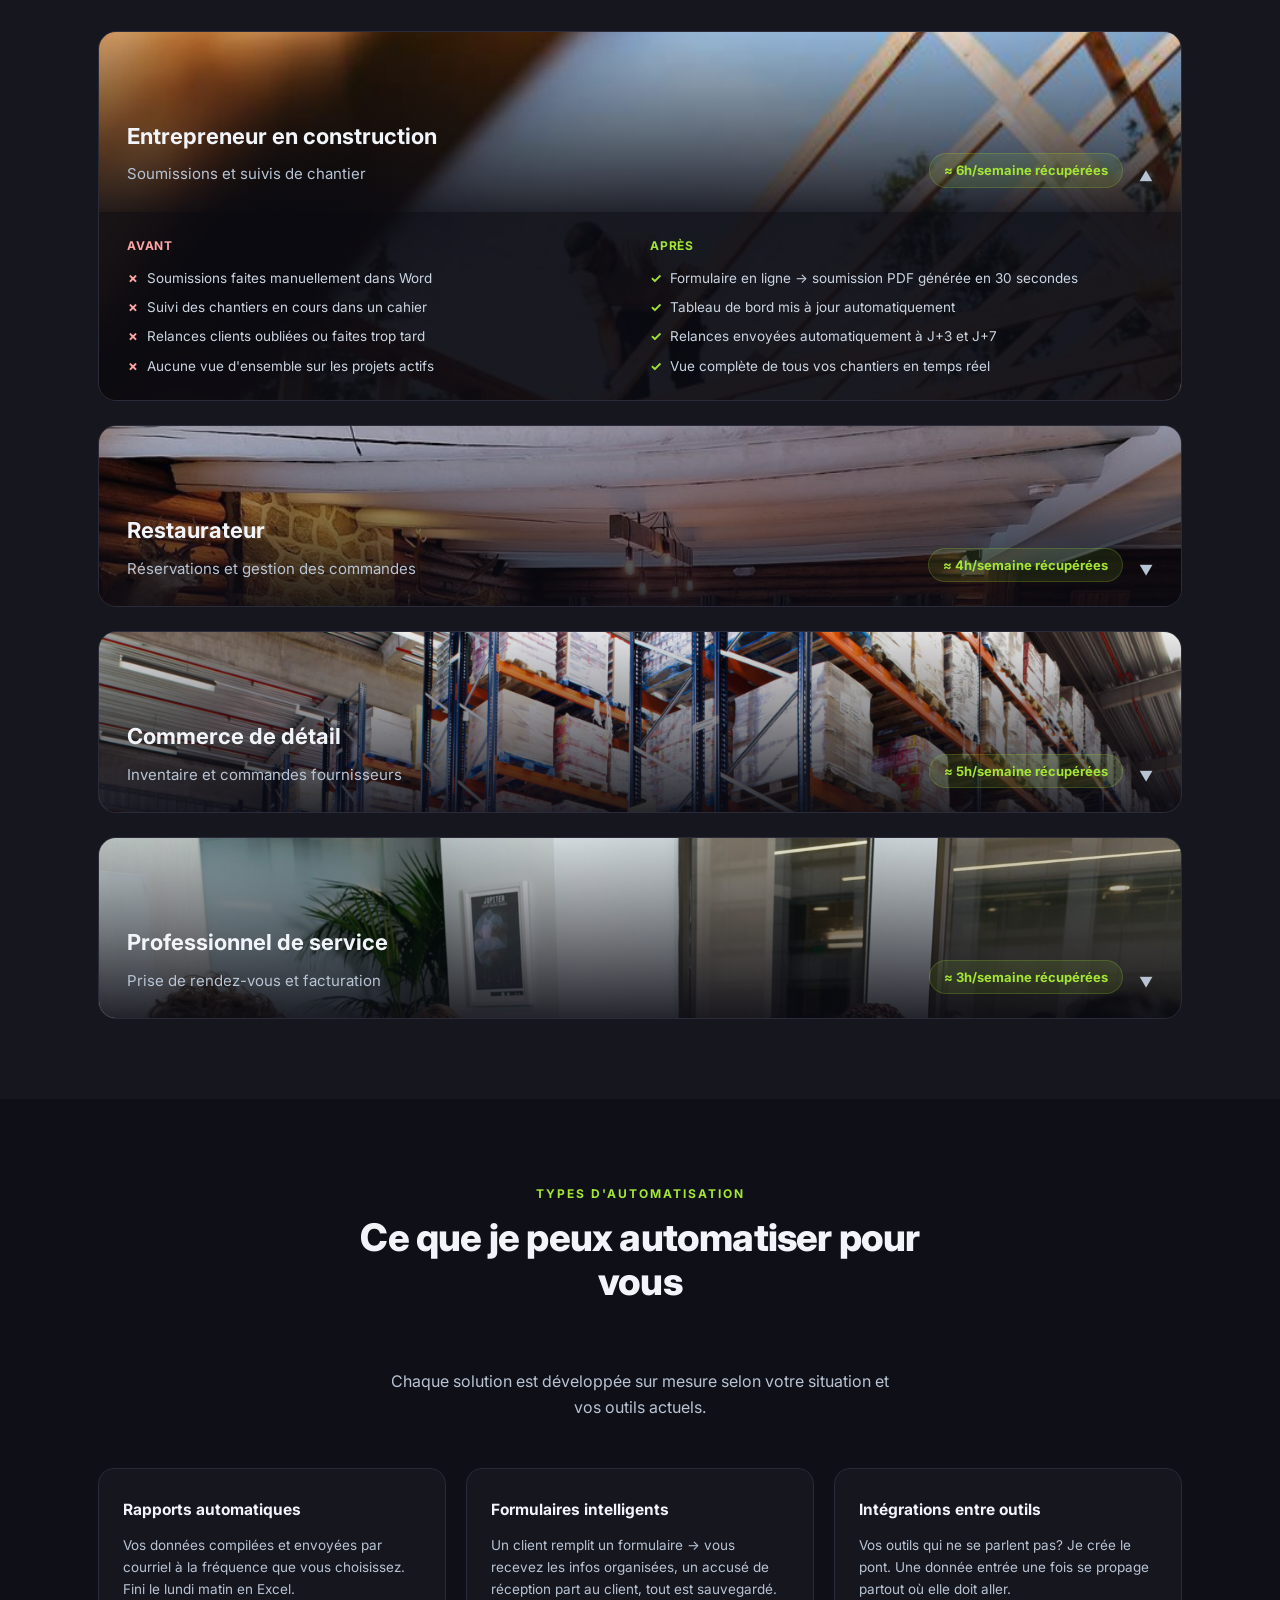
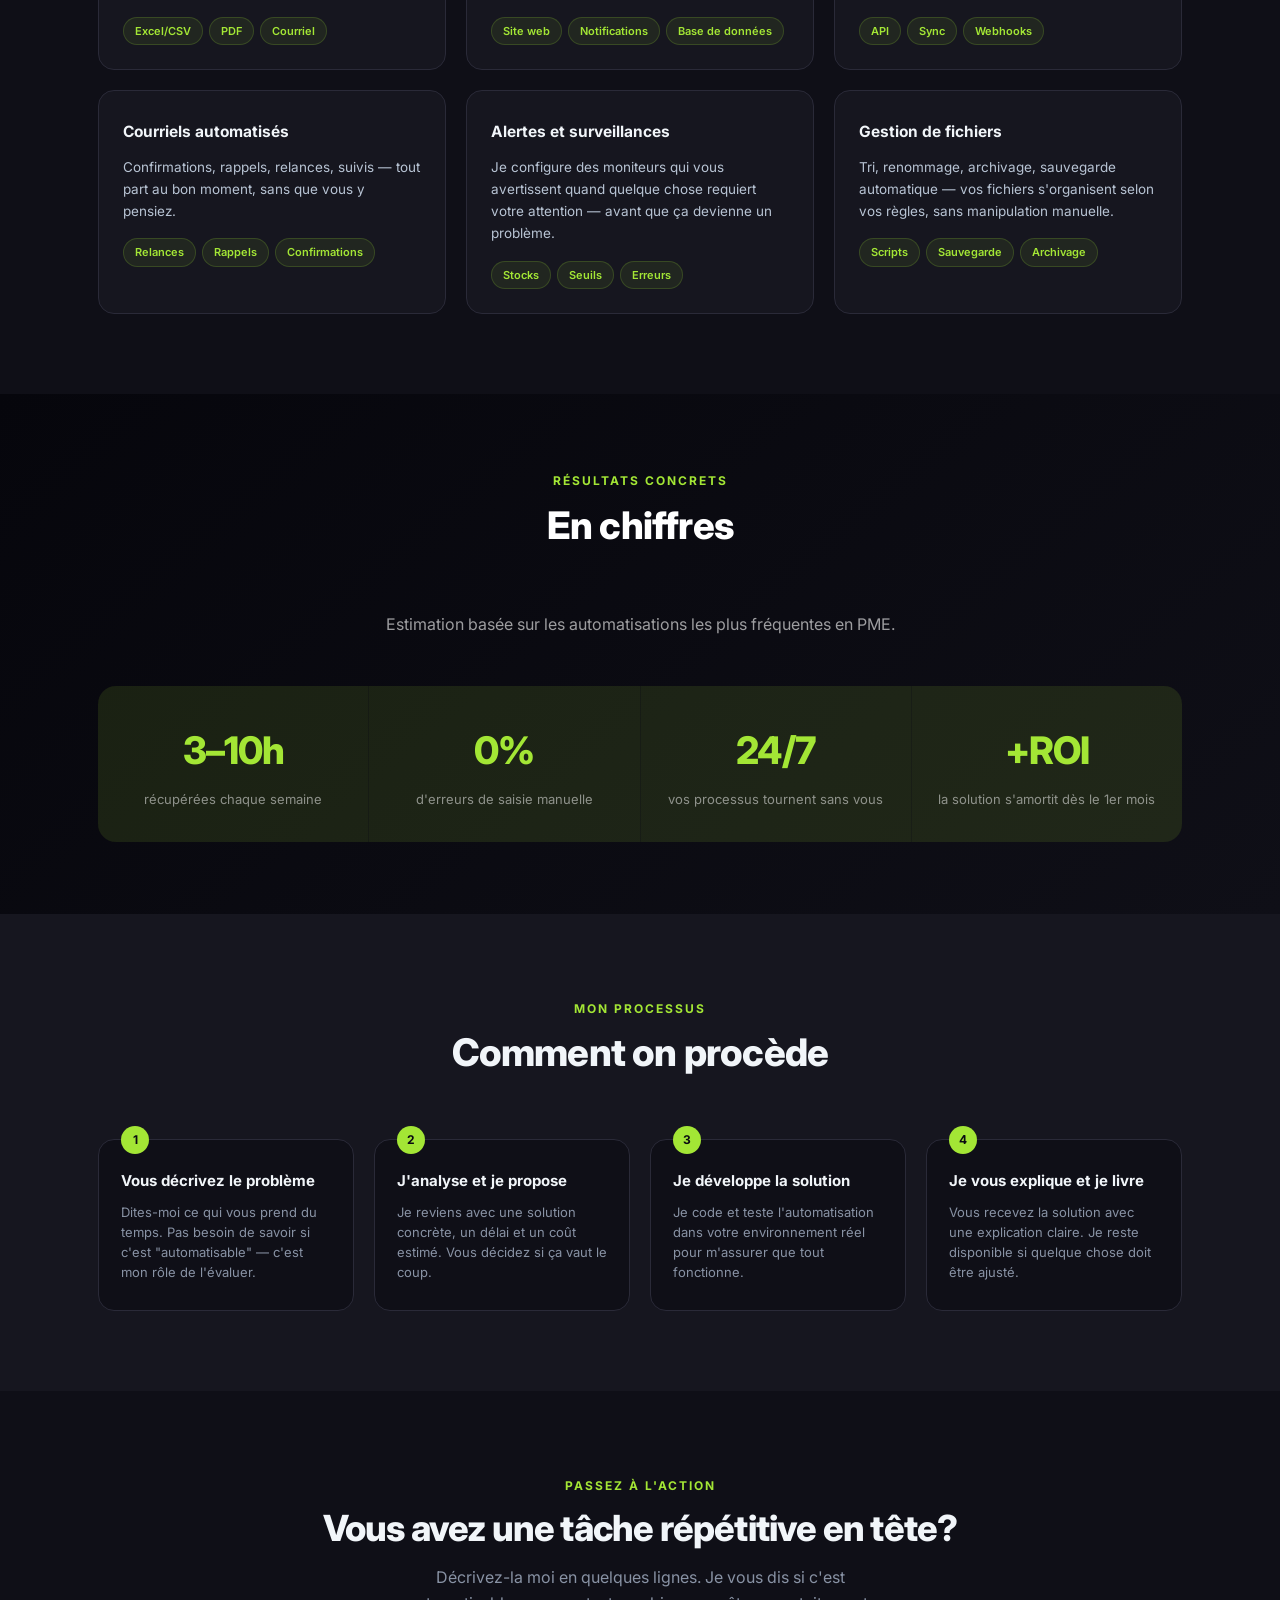
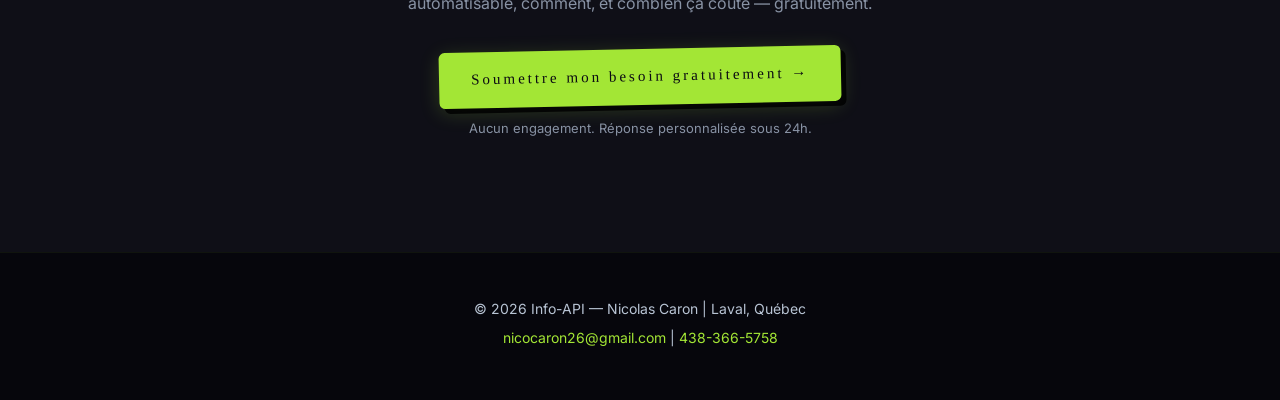
<file: automatisation.html>
<!DOCTYPE html>
<html lang="fr">
<head>
    <meta charset="UTF-8">
    <meta name="viewport" content="width=device-width, initial-scale=1.0">
    <meta name="description" content="Automatisez vos tâches répétitives et gagnez du temps avec Info-API à Laval. Scripts, rapports, formulaires et intégrations sur mesure.">
    <title>Automatisation | Info-API</title>
    <link rel="preconnect" href="https://fonts.googleapis.com">
    <link rel="preconnect" href="https://fonts.gstatic.com" crossorigin>
    <link href="https://fonts.googleapis.com/css2?family=Inter:wght@400;500;600;700;800&family=Permanent+Marker&display=swap" rel="stylesheet">
    <link rel="stylesheet" href="css/style.css">
    <style>
    .auto-hero {
        padding: 148px 0 72px;
        background: linear-gradient(140deg, #06060c 0%, #0a0a12 48%, #0f0f17 100%);
        text-align: center; position: relative; overflow: hidden;
    }
    .auto-hero::before {
        content: ''; position: absolute; top: -15%; left: -5%;
        width: 700px; height: 700px;
        background: radial-gradient(circle, rgba(163,230,53,0.07) 0%, transparent 65%);
        pointer-events: none;
    }
    .auto-hero .container { position: relative; z-index: 1; }
    .auto-hero h1 { font-size: 50px; font-weight: 800; color: #fff; letter-spacing: -1.8px; margin-bottom: 16px; }
    .auto-hero h1 span { color: #a3e635; }
    .auto-hero p { font-size: 17px; color: rgba(255,255,255,0.55); max-width: 520px; margin: 0 auto 36px; line-height: 1.65; }
    .hero-chips { display: flex; flex-wrap: wrap; gap: 10px; justify-content: center; }
    .hero-chip {
        padding: 8px 18px; border-radius: 100px;
        background: rgba(163,230,53,0.08); border: 1px solid rgba(163,230,53,0.2);
        font-size: 13px; font-weight: 600; color: #bef264;
    }

    /* Section : concept simple */
    .concept-section { padding: 80px 0 48px; background: #0f0f17; }
    .concept-intro { text-align: center; max-width: 600px; margin: 0 auto 56px; }
    .concept-cols { display: grid; grid-template-columns: 1fr 1fr; gap: 28px; }
    .concept-col { background: #16161f; border: 1.5px solid #2a2a38; border-radius: 18px; padding: 32px 28px; }
    .concept-col h3 { font-size: 16px; font-weight: 800; margin-bottom: 14px; display: flex; align-items: center; gap: 9px; color: #f1f5f9; }
    .concept-col h3 .badge-avant { background: rgba(239,68,68,0.12); color: #fca5a5; padding: 3px 10px; border-radius: 100px; font-size: 12px; }
    .concept-col h3 .badge-apres { background: rgba(163,230,53,0.12); color: #a3e635; padding: 3px 10px; border-radius: 100px; font-size: 12px; }
    .concept-col ul { list-style: none; padding: 0; margin: 0; display: flex; flex-direction: column; gap: 11px; }
    .concept-col ul li { font-size: 14px; color: #cbd5e1; line-height: 1.5; display: flex; align-items: flex-start; gap: 8px; }
    .concept-col.col-apres { border-color: rgba(163,230,53,0.25); background: rgba(163,230,53,0.04); }

    /* Scénarios AVANT / APRÈS */
    .scenarios-section { padding: 80px 0; background: #16161f; }
    .scenarios-grid { display: flex; flex-direction: column; gap: 24px; margin-top: 48px; }
    .scenario-card {
        position: relative; border: 1.5px solid #2a2a38; border-radius: 18px; overflow: hidden;
        transition: border-color 0.35s, box-shadow 0.35s, transform 0.35s;
    }
    .scenario-card:hover { border-color: rgba(163,230,53,0.35); box-shadow: 0 12px 40px rgba(0,0,0,0.45); transform: translateY(-3px); }
    .scenario-bg {
        position: absolute; inset: 0; width: 100%; height: 100%; object-fit: cover; object-position: top;
        transition: transform 0.6s cubic-bezier(0.4, 0, 0.2, 1);
    }
    .scenario-card.open .scenario-bg { transform: scale(1.04); }
    .scenario-header {
        display: flex; align-items: flex-end; gap: 16px; padding: 24px 28px;
        cursor: pointer; user-select: none;
        position: relative; z-index: 1; height: 180px; overflow: visible;
        background: linear-gradient(to bottom, rgba(10,10,18,0.08) 0%, rgba(10,10,18,0.88) 100%);
    }
    .scenario-title, .scenario-saving, .scenario-chevron { position: relative; z-index: 1; }
    .scenario-title { flex: 1; }
    .scenario-title h3 { font-size: 22px; font-weight: 700; color: #f1f5f9; margin-bottom: 5px; }
    .scenario-title span { font-size: 15px; color: #b8c4d4; }
    .scenario-saving { background: rgba(163,230,53,0.1); border: 1px solid rgba(163,230,53,0.2); color: #a3e635; font-size: 13px; font-weight: 700; padding: 5px 14px; border-radius: 100px; white-space: nowrap; }
    .scenario-chevron { font-size: 14px; color: #b8c4d4; display: inline-block; transition: transform 0.45s cubic-bezier(0.4, 0, 0.2, 1); }
    .scenario-card.open .scenario-chevron { transform: rotate(180deg); }
    .scenario-body {
        position: relative; z-index: 1;
        max-height: 0; overflow: hidden;
        transition: max-height 0.55s cubic-bezier(0.4, 0, 0.2, 1);
        background: rgba(10,10,18,0.93);
        border-top: 0px solid rgba(163,230,53,0.15);
    }
    .scenario-card.open .scenario-body {
        max-height: 600px;
    }
    .scenario-body-inner { padding: 24px 28px; }
    .scenario-compare { display: grid; grid-template-columns: 1fr 1fr; gap: 20px; }
    .sc-col h4 { font-size: 12px; font-weight: 700; letter-spacing: 0.8px; text-transform: uppercase; margin-bottom: 12px; }
    .sc-col.avant h4 { color: #fca5a5; }
    .sc-col.apres h4 { color: #a3e635; }
    .sc-col ul { list-style: none; padding: 0; margin: 0; display: flex; flex-direction: column; gap: 9px; }
    .sc-col ul li { font-size: 13.5px; color: #cbd5e1; line-height: 1.5; display: flex; align-items: flex-start; gap: 8px; }
    .sc-col ul li::before { content: ''; flex-shrink: 0; margin-top: 6px; }
    .sc-col.avant ul li::before { content: '✗'; color: #fca5a5; font-weight: 700; margin-top: 0; }
    .sc-col.apres ul li::before { content: '✓'; color: #a3e635; font-weight: 700; margin-top: 0; }

    /* Ce qu'on peut automatiser */
    .examples-section { padding: 80px 0; background: #0f0f17; }
    .examples-grid { display: grid; grid-template-columns: repeat(3, 1fr); gap: 20px; margin-top: 48px; }
    .ex-card {
        background: #16161f; border: 1.5px solid #2a2a38; border-radius: 16px;
        padding: 28px 24px 24px;
        transition: border-color 0.25s, transform 0.25s, box-shadow 0.25s;
    }
    .ex-card:hover { border-color: rgba(163,230,53,0.3); transform: translateY(-4px); box-shadow: 0 12px 36px rgba(0,0,0,0.3); }
    .ex-card h3 { font-size: 15.5px; font-weight: 700; color: #f1f5f9; margin-bottom: 10px; }
    .ex-card p { font-size: 13.5px; color: #b8c4d4; line-height: 1.65; margin-bottom: 16px; }
    .ex-tag-list { display: flex; flex-wrap: wrap; gap: 6px; }
    .ex-tag { font-size: 11px; font-weight: 600; padding: 4px 11px; border-radius: 100px; background: rgba(163,230,53,0.08); color: #a3e635; border: 1px solid rgba(163,230,53,0.18); }

    /* Estimation gain */
    .gain-section {
        padding: 72px 0; background: linear-gradient(140deg, #06060c, #0f0f17);
    }
    .gain-grid { display: grid; grid-template-columns: repeat(4, 1fr); gap: 1px; background: rgba(163,230,53,0.08); border-radius: 18px; overflow: hidden; margin-top: 48px; }
    .gain-item { background: rgba(163,230,53,0.04); padding: 32px 24px; text-align: center; }
    .gain-val { font-size: 38px; font-weight: 800; color: #a3e635; letter-spacing: -1px; margin-bottom: 8px; }
    .gain-label { font-size: 13px; color: rgba(255,255,255,0.5); line-height: 1.5; }

    /* Process auto */
    .process-auto { padding: 80px 0; background: #16161f; }
    .process-auto-steps { display: grid; grid-template-columns: repeat(4, 1fr); gap: 20px; margin-top: 48px; counter-reset: step; }
    .pas-step { background: #0f0f17; border: 1.5px solid #2a2a38; border-radius: 16px; padding: 28px 22px; position: relative; counter-increment: step; }
    .pas-step::before { content: counter(step); position: absolute; top: -14px; left: 22px; width: 28px; height: 28px; background: #a3e635; color: #0a0a12; border-radius: 50%; font-size: 12px; font-weight: 700; display: flex; align-items: center; justify-content: center; }
    .pas-step h3 { font-size: 15px; font-weight: 700; color: #f1f5f9; margin-bottom: 8px; }
    .pas-step p { font-size: 13px; color: #8892a4; line-height: 1.55; }

    /* CTA */
    .auto-cta { padding: 80px 0; text-align: center; background: #0f0f17; }
    .auto-cta h2 { font-size: 36px; font-weight: 800; color: #f1f5f9; letter-spacing: -0.8px; margin-bottom: 14px; }
    .auto-cta p { font-size: 16px; color: #8892a4; max-width: 480px; margin: 0 auto 32px; line-height: 1.65; }
    .auto-cta .note { font-size: 13px; color: #8892a4; margin-top: 14px; }

    @media (max-width: 900px) {
        .concept-cols { grid-template-columns: 1fr; }
        .examples-grid { grid-template-columns: 1fr 1fr; }
        .gain-grid { grid-template-columns: 1fr 1fr; }
        .process-auto-steps { grid-template-columns: 1fr 1fr; }
        .scenario-compare { grid-template-columns: 1fr; }
        .scenario-saving { display: none; }
    }
    @media (max-width: 600px) {
        .auto-hero h1 { font-size: 34px; }
        .examples-grid { grid-template-columns: 1fr; }
        .gain-grid { grid-template-columns: 1fr 1fr; }
        .process-auto-steps { grid-template-columns: 1fr; }
    }
    </style>
</head>
<body>

    <nav class="navbar">
        <div class="container">
            <a href="index.html" class="logo" aria-label="Info-API — Accueil">
                <img src="images/logo.png" alt="Info-API" class="nav-logo">
            </a>
            <button class="hamburger" id="hamburger" aria-label="Menu">
                <span></span><span></span><span></span>
            </button>
        </div>
    </nav>

    <!-- OVERLAY MENU -->
    <div class="nav-overlay" id="navOverlay">
        <div class="nav-overlay-inner">
            <ul class="overlay-links">
                <li><a href="index.html">Accueil</a></li>
                <li>
                    <button class="overlay-dd-trigger">Services <span class="ov-arrow">+</span></button>
                    <ul class="overlay-sub">
                        <li><a href="sites-web.html">Sites web</a></li>
                        <li><a href="automatisation.html">Solutions sur mesure</a></li>
                        <li><a href="services.html">Forfaits entreprise</a></li>
                    </ul>
                </li>
                <li><a href="apropos.html">À propos</a></li>
                <li><a href="projets.html">Projets</a></li>
            </ul>
            <a href="soumission.html" class="overlay-cta">Prendre RDV Gratuitement</a>
        </div>
    </div>

    <!-- HERO -->
    <section class="auto-hero">
        <div class="container">
            <span class="section-tag" style="color:#a3e635;margin-bottom:14px;display:inline-block;">Automatisation</span>
            <h1>Arrêtez de faire<br><span>la même chose deux fois</span></h1>
            <p>Vos tâches répétitives volent des heures chaque semaine. Je les automatise — vous retrouvez du temps pour ce qui compte vraiment.</p>
            <div class="hero-chips">
                <span class="hero-chip">Scripts sur mesure</span>
                <span class="hero-chip">Rapports automatiques</span>
                <span class="hero-chip">Formulaires intelligents</span>
                <span class="hero-chip">Intégrations systèmes</span>
            </div>
        </div>
    </section>

    <!-- QU'EST-CE QUE L'AUTOMATISATION -->
    <section class="concept-section fade-section">
        <div class="container">
            <div class="concept-intro">
                <span class="section-tag">Le concept en simple</span>
                <h2 class="section-header">Une tâche que vous faites à la main,<br>je la fais faire par un programme</h2>
                <p class="section-sub">Pas besoin de comprendre le code. L'idée est simple : si une action se répète de la même façon, elle peut être automatisée.</p>
            </div>
            <div class="concept-cols">
                <div class="concept-col">
                    <h3>Sans automatisation <span class="badge-avant">Avant</span></h3>
                    <ul>
                        <li>Vous compilez un rapport Excel chaque lundi matin (2h)</li>
                        <li>Vous copiez-collez des données d'un système à l'autre</li>
                        <li>Vous envoyez manuellement des suivis par courriel</li>
                        <li>Vous vérifiez vos fichiers un par un pour trouver les erreurs</li>
                        <li>Vous saisissez les mêmes informations dans plusieurs endroits</li>
                    </ul>
                </div>
                <div class="concept-col col-apres">
                    <h3>Avec automatisation <span class="badge-apres">Après</span></h3>
                    <ul>
                        <li>Le rapport est généré et envoyé dimanche soir automatiquement</li>
                        <li>Les données se synchronisent seules entre vos outils</li>
                        <li>Les suivis partent au bon moment, sans que vous y pensiez</li>
                        <li>Le programme détecte et vous signale les erreurs immédiatement</li>
                        <li>Une seule saisie — tout le reste se remplit automatiquement</li>
                    </ul>
                </div>
            </div>
        </div>
    </section>

    <!-- SCÉNARIOS AVANT/APRÈS -->
    <section class="scenarios-section fade-section">
        <div class="container">
            <div style="text-align:center;max-width:600px;margin:0 auto 0;">
                <span class="section-tag">Cas concrets</span>
                <h2 class="section-header">Des exemples qui parlent</h2>
                <p class="section-sub">Cliquez sur un scénario pour voir la différence.</p>
            </div>
            <div class="scenarios-grid">

                <div class="scenario-card">
                    <img class="scenario-bg" src="images/construction.jpg" alt="">
                    <div class="scenario-header">
                        <div class="scenario-title">
                            <h3>Entrepreneur en construction</h3>
                            <span>Soumissions et suivis de chantier</span>
                        </div>
                        <span class="scenario-saving">≈ 6h/semaine récupérées</span>
                        <span class="scenario-chevron">▼</span>
                    </div>
                    <div class="scenario-body">
                        <div class="scenario-body-inner">
                            <div class="scenario-compare">
                                <div class="sc-col avant">
                                    <h4>Avant</h4>
                                    <ul>
                                        <li>Soumissions faites manuellement dans Word</li>
                                        <li>Suivi des chantiers en cours dans un cahier</li>
                                        <li>Relances clients oubliées ou faites trop tard</li>
                                        <li>Aucune vue d'ensemble sur les projets actifs</li>
                                    </ul>
                                </div>
                                <div class="sc-col apres">
                                    <h4>Après</h4>
                                    <ul>
                                        <li>Formulaire en ligne → soumission PDF générée en 30 secondes</li>
                                        <li>Tableau de bord mis à jour automatiquement</li>
                                        <li>Relances envoyées automatiquement à J+3 et J+7</li>
                                        <li>Vue complète de tous vos chantiers en temps réel</li>
                                    </ul>
                                </div>
                            </div>
                        </div>
                    </div>
                </div>

                <div class="scenario-card">
                    <img class="scenario-bg" src="images/restauration.jpg" alt="">
                    <div class="scenario-header">
                        <div class="scenario-title">
                            <h3>Restaurateur</h3>
                            <span>Réservations et gestion des commandes</span>
                        </div>
                        <span class="scenario-saving">≈ 4h/semaine récupérées</span>
                        <span class="scenario-chevron">▼</span>
                    </div>
                    <div class="scenario-body">
                        <div class="scenario-body-inner">
                            <div class="scenario-compare">
                                <div class="sc-col avant">
                                    <h4>Avant</h4>
                                    <ul>
                                        <li>Réservations par téléphone seulement — vous manquez des appels</li>
                                        <li>Rappels de réservation envoyés à la main</li>
                                        <li>Liste d'attente gérée dans un carnet</li>
                                        <li>Statistiques de vente compilées manuellement</li>
                                    </ul>
                                </div>
                                <div class="sc-col apres">
                                    <h4>Après</h4>
                                    <ul>
                                        <li>Réservations en ligne 24h/24 depuis votre site web</li>
                                        <li>Rappel automatique 24h avant par courriel ou SMS</li>
                                        <li>Liste d'attente numérique avec notification automatique</li>
                                        <li>Rapport hebdomadaire envoyé par courriel le lundi matin</li>
                                    </ul>
                                </div>
                            </div>
                        </div>
                    </div>
                </div>

                <div class="scenario-card">
                    <img class="scenario-bg" src="images/entrepot.avif" alt="">
                    <div class="scenario-header">
                        <div class="scenario-title">
                            <h3>Commerce de détail</h3>
                            <span>Inventaire et commandes fournisseurs</span>
                        </div>
                        <span class="scenario-saving">≈ 5h/semaine récupérées</span>
                        <span class="scenario-chevron">▼</span>
                    </div>
                    <div class="scenario-body">
                        <div class="scenario-body-inner">
                            <div class="scenario-compare">
                                <div class="sc-col avant">
                                    <h4>Avant</h4>
                                    <ul>
                                        <li>Inventaire compté à la main chaque semaine</li>
                                        <li>Commandes fournisseurs passées au feeling</li>
                                        <li>Produits en rupture découverts trop tard</li>
                                        <li>Aucun historique de vente facilement accessible</li>
                                    </ul>
                                </div>
                                <div class="sc-col apres">
                                    <h4>Après</h4>
                                    <ul>
                                        <li>Inventaire mis à jour en temps réel à chaque vente</li>
                                        <li>Alerte automatique quand un produit atteint le seuil minimum</li>
                                        <li>Rapport de tendance pour savoir quoi commander</li>
                                        <li>Historique complet consultable en quelques clics</li>
                                    </ul>
                                </div>
                            </div>
                        </div>
                    </div>
                </div>

                <div class="scenario-card">
                    <img class="scenario-bg" src="images/meeting.jpg" alt="">
                    <div class="scenario-header">
                        <div class="scenario-title">
                            <h3>Professionnel de service</h3>
                            <span>Prise de rendez-vous et facturation</span>
                        </div>
                        <span class="scenario-saving">≈ 3h/semaine récupérées</span>
                        <span class="scenario-chevron">▼</span>
                    </div>
                    <div class="scenario-body">
                        <div class="scenario-body-inner">
                            <div class="scenario-compare">
                                <div class="sc-col avant">
                                    <h4>Avant</h4>
                                    <ul>
                                        <li>Rendez-vous pris par téléphone et notés dans un agenda papier</li>
                                        <li>Factures créées manuellement dans Word</li>
                                        <li>Suivi des paiements dans un tableur Excel</li>
                                        <li>Rappels de suivi jamais envoyés faute de temps</li>
                                    </ul>
                                </div>
                                <div class="sc-col apres">
                                    <h4>Après</h4>
                                    <ul>
                                        <li>Page de réservation en ligne connectée à votre agenda</li>
                                        <li>Facture générée automatiquement après chaque rendez-vous</li>
                                        <li>Alerte automatique pour les paiements en retard</li>
                                        <li>Courriel de suivi envoyé automatiquement 3 jours après</li>
                                    </ul>
                                </div>
                            </div>
                        </div>
                    </div>
                </div>

            </div>
        </div>
    </section>

    <!-- CE QU'ON PEUT AUTOMATISER -->
    <section class="examples-section fade-section">
        <div class="container">
            <div style="text-align:center;max-width:600px;margin:0 auto 0;">
                <span class="section-tag">Types d'automatisation</span>
                <h2 class="section-header">Ce que je peux automatiser pour vous</h2>
                <p class="section-sub">Chaque solution est développée sur mesure selon votre situation et vos outils actuels.</p>
            </div>
            <div class="examples-grid">

                <div class="ex-card">
                    <h3>Rapports automatiques</h3>
                    <p>Vos données compilées et envoyées par courriel à la fréquence que vous choisissez. Fini le lundi matin en Excel.</p>
                    <div class="ex-tag-list">
                        <span class="ex-tag">Excel/CSV</span><span class="ex-tag">PDF</span><span class="ex-tag">Courriel</span>
                    </div>
                </div>

                <div class="ex-card">
                    <h3>Formulaires intelligents</h3>
                    <p>Un client remplit un formulaire → vous recevez les infos organisées, un accusé de réception part au client, tout est sauvegardé.</p>
                    <div class="ex-tag-list">
                        <span class="ex-tag">Site web</span><span class="ex-tag">Notifications</span><span class="ex-tag">Base de données</span>
                    </div>
                </div>

                <div class="ex-card">
                    <h3>Intégrations entre outils</h3>
                    <p>Vos outils qui ne se parlent pas? Je crée le pont. Une donnée entrée une fois se propage partout où elle doit aller.</p>
                    <div class="ex-tag-list">
                        <span class="ex-tag">API</span><span class="ex-tag">Sync</span><span class="ex-tag">Webhooks</span>
                    </div>
                </div>

                <div class="ex-card">
                    <h3>Courriels automatisés</h3>
                    <p>Confirmations, rappels, relances, suivis — tout part au bon moment, sans que vous y pensiez.</p>
                    <div class="ex-tag-list">
                        <span class="ex-tag">Relances</span><span class="ex-tag">Rappels</span><span class="ex-tag">Confirmations</span>
                    </div>
                </div>

                <div class="ex-card">
                    <h3>Alertes et surveillances</h3>
                    <p>Je configure des moniteurs qui vous avertissent quand quelque chose requiert votre attention — avant que ça devienne un problème.</p>
                    <div class="ex-tag-list">
                        <span class="ex-tag">Stocks</span><span class="ex-tag">Seuils</span><span class="ex-tag">Erreurs</span>
                    </div>
                </div>

                <div class="ex-card">
                    <h3>Gestion de fichiers</h3>
                    <p>Tri, renommage, archivage, sauvegarde automatique — vos fichiers s'organisent selon vos règles, sans manipulation manuelle.</p>
                    <div class="ex-tag-list">
                        <span class="ex-tag">Scripts</span><span class="ex-tag">Sauvegarde</span><span class="ex-tag">Archivage</span>
                    </div>
                </div>

            </div>
        </div>
    </section>

    <!-- GAINS ESTIMÉS -->
    <section class="gain-section fade-section">
        <div class="container">
            <div style="text-align:center;max-width:600px;margin:0 auto 0;">
                <span class="section-tag" style="color:#a3e635;">Résultats concrets</span>
                <h2 class="section-header" style="color:#fff;">En chiffres</h2>
                <p class="section-sub" style="color:rgba(255,255,255,0.6);">Estimation basée sur les automatisations les plus fréquentes en PME.</p>
            </div>
            <div class="gain-grid">
                <div class="gain-item">
                    <div class="gain-val">3–10h</div>
                    <div class="gain-label">récupérées chaque semaine</div>
                </div>
                <div class="gain-item">
                    <div class="gain-val">0%</div>
                    <div class="gain-label">d'erreurs de saisie manuelle</div>
                </div>
                <div class="gain-item">
                    <div class="gain-val">24/7</div>
                    <div class="gain-label">vos processus tournent sans vous</div>
                </div>
                <div class="gain-item">
                    <div class="gain-val">+ROI</div>
                    <div class="gain-label">la solution s'amortit dès le 1er mois</div>
                </div>
            </div>
        </div>
    </section>

    <!-- COMMENT ÇA MARCHE -->
    <section class="process-auto fade-section">
        <div class="container">
            <div style="text-align:center;max-width:560px;margin:0 auto 0;">
                <span class="section-tag">Mon processus</span>
                <h2 class="section-header">Comment on procède</h2>
            </div>
            <div class="process-auto-steps">
                <div class="pas-step">
                    <h3>Vous décrivez le problème</h3>
                    <p>Dites-moi ce qui vous prend du temps. Pas besoin de savoir si c'est "automatisable" — c'est mon rôle de l'évaluer.</p>
                </div>
                <div class="pas-step">
                    <h3>J'analyse et je propose</h3>
                    <p>Je reviens avec une solution concrète, un délai et un coût estimé. Vous décidez si ça vaut le coup.</p>
                </div>
                <div class="pas-step">
                    <h3>Je développe la solution</h3>
                    <p>Je code et teste l'automatisation dans votre environnement réel pour m'assurer que tout fonctionne.</p>
                </div>
                <div class="pas-step">
                    <h3>Je vous explique et je livre</h3>
                    <p>Vous recevez la solution avec une explication claire. Je reste disponible si quelque chose doit être ajusté.</p>
                </div>
            </div>
        </div>
    </section>

    <!-- CTA -->
    <section class="auto-cta fade-section">
        <div class="container">
            <span class="section-tag">Passez à l'action</span>
            <h2>Vous avez une tâche répétitive en tête?</h2>
            <p>Décrivez-la moi en quelques lignes. Je vous dis si c'est automatisable, comment, et combien ça coûte — gratuitement.</p>
            <a href="soumission.html" class="btn-primary">Soumettre mon besoin gratuitement →</a>
            <p class="note">Aucun engagement. Réponse personnalisée sous 24h.</p>
        </div>
    </section>

    <footer>
        <div class="container">
            <p>© 2026 Info-API — Nicolas Caron | Laval, Québec</p>
            <p><a href="mailto:nicocaron26@gmail.com">nicocaron26@gmail.com</a> | <a href="tel:4383665758">438-366-5758</a></p>
        </div>
    </footer>

    <script src="js/main.js"></script>
    <script>
    /* Accordéon scénarios */
    document.querySelectorAll('.scenario-header').forEach(header => {
        header.addEventListener('click', () => {
            const card = header.closest('.scenario-card');
            const isOpen = card.classList.contains('open');
            document.querySelectorAll('.scenario-card').forEach(c => c.classList.remove('open'));
            if (!isOpen) card.classList.add('open');
        });
    });
    /* Ouvrir le premier par défaut */
    document.querySelector('.scenario-card').classList.add('open');

    </script>
</body>
</html>
</file>
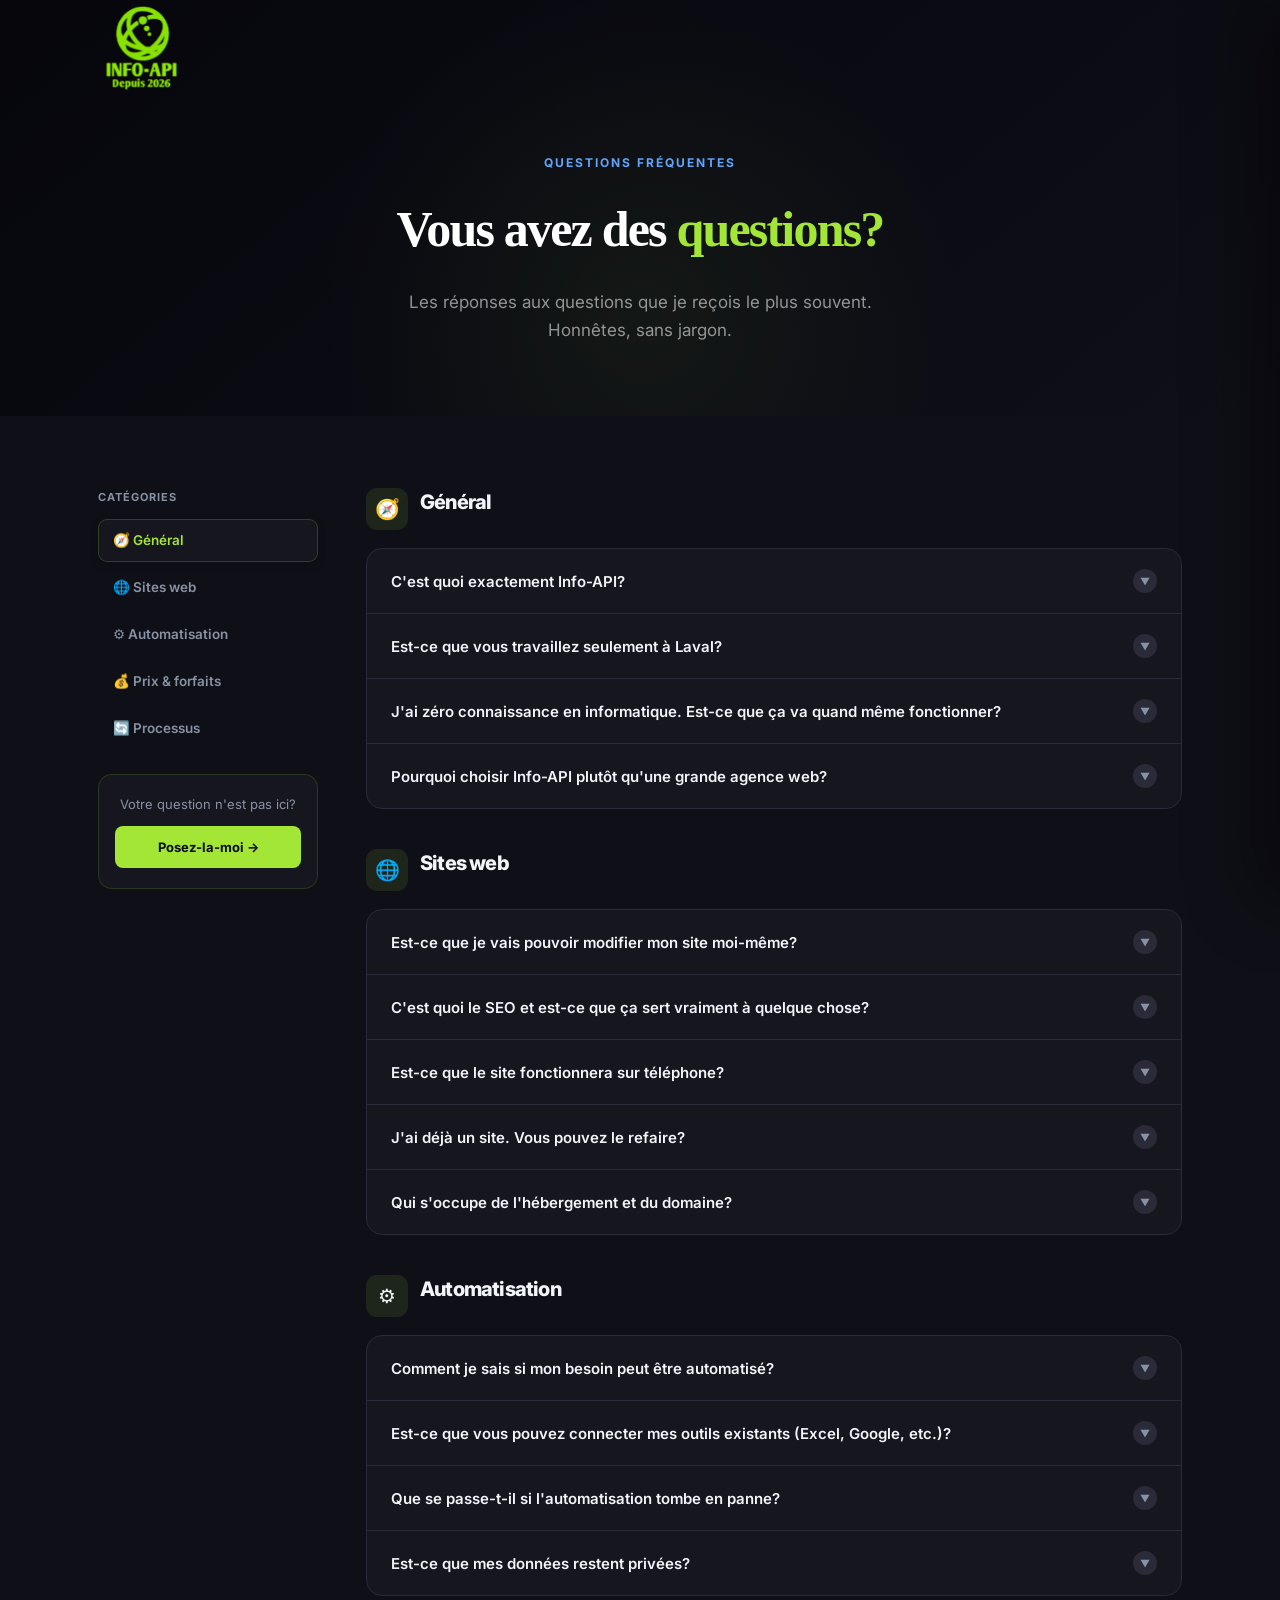
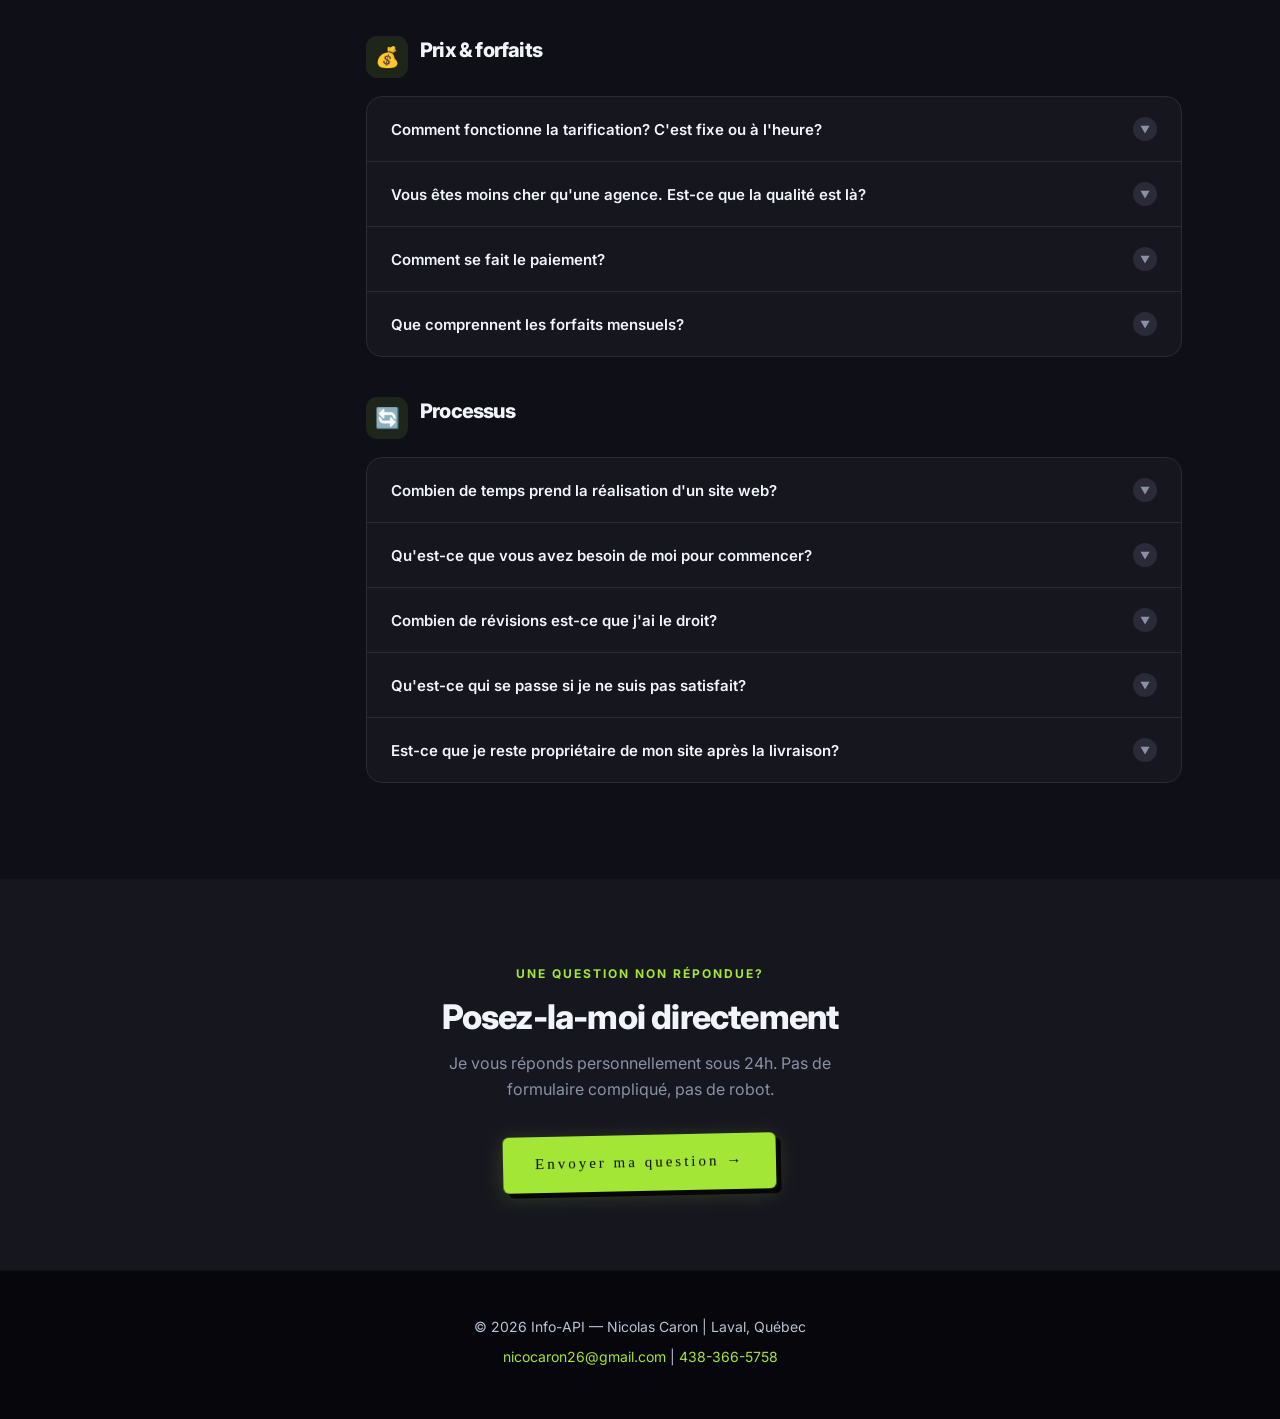
<file: faq.html>
<!DOCTYPE html>
<html lang="fr">
<head>
    <meta charset="UTF-8">
    <meta name="viewport" content="width=device-width, initial-scale=1.0">
    <meta name="description" content="Questions fréquentes sur les services d'Info-API — sites web, automatisation, prix et processus à Laval.">
    <title>FAQ | Info-API</title>
    <link rel="preconnect" href="https://fonts.googleapis.com">
    <link rel="preconnect" href="https://fonts.gstatic.com" crossorigin>
    <link href="https://fonts.googleapis.com/css2?family=Inter:wght@400;500;600;700;800&family=Permanent+Marker&display=swap" rel="stylesheet">
    <link rel="stylesheet" href="css/style.css">
    <style>
    .faq-hero {
        padding: 148px 0 72px;
        background: linear-gradient(140deg, #06060c 0%, #0a0a12 48%, #0f0f17 100%);
        text-align: center; position: relative; overflow: hidden;
    }
    .faq-hero::before {
        content: ''; position: absolute; top: -10%; left: 50%; transform: translateX(-50%);
        width: 700px; height: 700px;
        background: radial-gradient(circle, rgba(163,230,53,0.06) 0%, transparent 65%);
        pointer-events: none;
    }
    .faq-hero .container { position: relative; z-index: 1; }
    .faq-hero h1 { font-size: 50px; font-weight: 800; color: #fff; letter-spacing: -1.8px; margin-bottom: 16px; }
    .faq-hero h1 span { color: #a3e635; }
    .faq-hero p { font-size: 17px; color: rgba(255,255,255,0.55); max-width: 480px; margin: 0 auto; line-height: 1.65; }

    /* Corps FAQ */
    .faq-body { padding: 72px 0 96px; background: #0f0f17; }
    .faq-layout { display: grid; grid-template-columns: 220px 1fr; gap: 48px; align-items: start; }

    /* Nav latérale catégories */
    .faq-nav { position: sticky; top: 96px; }
    .faq-nav-title { font-size: 11px; font-weight: 700; letter-spacing: 1px; text-transform: uppercase; color: #8892a4; margin-bottom: 12px; }
    .faq-nav-list { list-style: none; padding: 0; margin: 0; display: flex; flex-direction: column; gap: 4px; }
    .faq-nav-list a {
        display: block; padding: 9px 14px; border-radius: 9px;
        font-size: 13.5px; font-weight: 600; color: #8892a4;
        transition: all 0.18s; border: 1.5px solid transparent;
    }
    .faq-nav-list a:hover { background: rgba(163,230,53,0.07); color: #a3e635; }
    .faq-nav-list a.active { background: #16161f; border-color: rgba(163,230,53,0.2); color: #a3e635; box-shadow: 0 2px 8px rgba(0,0,0,0.2); }
    .faq-nav-cta {
        margin-top: 24px; background: #16161f; border: 1.5px solid rgba(163,230,53,0.15);
        border-radius: 14px; padding: 20px 16px; text-align: center;
    }
    .faq-nav-cta p { font-size: 13px; color: #8892a4; line-height: 1.5; margin-bottom: 12px; }
    .faq-nav-cta a { display: block; padding: 10px 16px; background: #a3e635; color: #0a0a12; border-radius: 8px; font-size: 13px; font-weight: 700; transition: background 0.2s; }
    .faq-nav-cta a:hover { background: #bef264; }

    /* Sections FAQ */
    .faq-sections { display: flex; flex-direction: column; gap: 40px; }
    .faq-category { scroll-margin-top: 96px; }
    .faq-cat-header { display: flex; align-items: center; gap: 12px; margin-bottom: 18px; }
    .faq-cat-icon { width: 42px; height: 42px; border-radius: 11px; background: rgba(163,230,53,0.1); display: flex; align-items: center; justify-content: center; font-size: 20px; flex-shrink: 0; }
    .faq-cat-header h2 { font-size: 20px; font-weight: 800; color: #f1f5f9; }

    /* Accordéon */
    .faq-list { display: flex; flex-direction: column; gap: 0; border-radius: 16px; overflow: hidden; border: 1.5px solid #2a2a38; background: #16161f; }
    .faq-item { border-bottom: 1.5px solid #2a2a38; }
    .faq-item:last-child { border-bottom: none; }
    .faq-question {
        width: 100%; background: none; border: none; padding: 20px 24px;
        display: flex; align-items: center; justify-content: space-between; gap: 16px;
        cursor: pointer; text-align: left; font-family: inherit;
        transition: background 0.18s;
    }
    .faq-question:hover { background: rgba(163,230,53,0.04); }
    .faq-item.open .faq-question { background: rgba(163,230,53,0.05); }
    .faq-q-text { font-size: 15px; font-weight: 600; color: #f1f5f9; line-height: 1.4; }
    .faq-chevron { width: 24px; height: 24px; border-radius: 50%; background: #2a2a38; display: flex; align-items: center; justify-content: center; font-size: 10px; color: #8892a4; flex-shrink: 0; transition: all 0.25s; }
    .faq-item.open .faq-chevron { background: #a3e635; color: #0a0a12; transform: rotate(180deg); }
    .faq-answer {
        max-height: 0; overflow: hidden;
        transition: max-height 0.35s cubic-bezier(0.4, 0, 0.2, 1);
    }
    .faq-item.open .faq-answer { max-height: 600px; }
    .faq-answer-inner { padding: 0 24px 22px; font-size: 14.5px; color: #cbd5e1; line-height: 1.7; }
    .faq-answer-inner p { margin-bottom: 10px; }
    .faq-answer-inner p:last-child { margin-bottom: 0; }
    .faq-answer-inner ul { padding-left: 18px; margin: 8px 0; }
    .faq-answer-inner ul li { margin-bottom: 6px; }
    .faq-answer-inner strong { color: #f1f5f9; }
    .faq-answer-inner a { color: #a3e635; font-weight: 600; }
    .faq-answer-inner .answer-highlight {
        background: rgba(163,230,53,0.06); border-left: 3px solid #a3e635;
        border-radius: 0 8px 8px 0; padding: 12px 16px; margin: 12px 0;
        font-size: 14px; color: #bef264;
    }

    /* CTA final */
    .faq-cta { padding: 80px 0; background: #16161f; text-align: center; }
    .faq-cta h2 { font-size: 34px; font-weight: 800; color: #f1f5f9; letter-spacing: -0.8px; margin-bottom: 14px; }
    .faq-cta p { font-size: 16px; color: #8892a4; max-width: 460px; margin: 0 auto 32px; line-height: 1.65; }

    @media (max-width: 900px) {
        .faq-layout { grid-template-columns: 1fr; }
        .faq-nav { position: static; display: none; }
    }
    @media (max-width: 600px) {
        .faq-hero h1 { font-size: 34px; }
        .faq-question { padding: 16px 18px; }
        .faq-answer-inner { padding: 0 18px 18px; }
    }
    </style>
</head>
<body>

    <nav class="navbar">
        <div class="container">
            <a href="index.html" class="logo" aria-label="Info-API — Accueil">
                <img src="images/logo.png" alt="Info-API" class="nav-logo">
            </a>
            <button class="hamburger" id="hamburger" aria-label="Menu">
                <span></span><span></span><span></span>
            </button>
        </div>
    </nav>

    <!-- OVERLAY MENU -->
    <div class="nav-overlay" id="navOverlay">
        <div class="nav-overlay-inner">
            <ul class="overlay-links">
                <li><a href="index.html">Accueil</a></li>
                <li>
                    <button class="overlay-dd-trigger">Services <span class="ov-arrow">+</span></button>
                    <ul class="overlay-sub">
                        <li><a href="sites-web.html">Sites web</a></li>
                        <li><a href="automatisation.html">Solutions sur mesure</a></li>
                        <li><a href="services.html">Forfaits entreprise</a></li>
                    </ul>
                </li>
                <li><a href="apropos.html">À propos</a></li>
                <li><a href="projets.html">Projets</a></li>
            </ul>
            <a href="soumission.html" class="overlay-cta">Prendre RDV Gratuitement</a>
        </div>
    </div>

    <!-- HERO -->
    <section class="faq-hero">
        <div class="container">
            <span class="section-tag" style="color:#60a5fa;margin-bottom:14px;display:inline-block;">Questions fréquentes</span>
            <h1>Vous avez des <span>questions?</span></h1>
            <p>Les réponses aux questions que je reçois le plus souvent. Honnêtes, sans jargon.</p>
        </div>
    </section>

    <!-- CORPS -->
    <section class="faq-body">
        <div class="container">
            <div class="faq-layout">

                <!-- Navigation latérale -->
                <aside class="faq-nav">
                    <p class="faq-nav-title">Catégories</p>
                    <ul class="faq-nav-list">
                        <li><a href="#general" class="active">🧭 Général</a></li>
                        <li><a href="#sites">🌐 Sites web</a></li>
                        <li><a href="#auto">⚙️ Automatisation</a></li>
                        <li><a href="#prix">💰 Prix & forfaits</a></li>
                        <li><a href="#processus">🔄 Processus</a></li>
                    </ul>
                    <div class="faq-nav-cta">
                        <p>Votre question n'est pas ici?</p>
                        <a href="soumission.html">Posez-la-moi →</a>
                    </div>
                </aside>

                <!-- Sections FAQ -->
                <div class="faq-sections">

                    <!-- GÉNÉRAL -->
                    <div class="faq-category" id="general">
                        <div class="faq-cat-header">
                            <div class="faq-cat-icon">🧭</div>
                            <h2>Général</h2>
                        </div>
                        <div class="faq-list">
                            <div class="faq-item">
                                <button class="faq-question">
                                    <span class="faq-q-text">C'est quoi exactement Info-API?</span>
                                    <span class="faq-chevron">▼</span>
                                </button>
                                <div class="faq-answer">
                                    <div class="faq-answer-inner">
                                        <p>Info-API, c'est moi — Nicolas Caron, développeur web et spécialiste en automatisation basé à Laval. Je travaille seul, ce qui veut dire que vous avez toujours affaire à la même personne, du premier contact jusqu'à la livraison.</p>
                                        <p>Je me spécialise dans deux domaines : les sites web professionnels pour PME et entrepreneurs, et les automatisations sur mesure pour éliminer les tâches répétitives de votre équipe.</p>
                                    </div>
                                </div>
                            </div>
                            <div class="faq-item">
                                <button class="faq-question">
                                    <span class="faq-q-text">Est-ce que vous travaillez seulement à Laval?</span>
                                    <span class="faq-chevron">▼</span>
                                </button>
                                <div class="faq-answer">
                                    <div class="faq-answer-inner">
                                        <p>Non, je travaille partout au Québec et même à distance. La majorité du travail se fait en ligne — appels vidéo, partage d'écran, courriel.</p>
                                        <p>Pour les clients à Laval et dans les environs, je suis également disponible pour des rencontres en personne si vous le préférez.</p>
                                    </div>
                                </div>
                            </div>
                            <div class="faq-item">
                                <button class="faq-question">
                                    <span class="faq-q-text">J'ai zéro connaissance en informatique. Est-ce que ça va quand même fonctionner?</span>
                                    <span class="faq-chevron">▼</span>
                                </button>
                                <div class="faq-answer">
                                    <div class="faq-answer-inner">
                                        <p>C'est exactement pour vous que je travaille. Mon objectif est que vous n'ayez pas à comprendre la technique pour bénéficier du résultat.</p>
                                        <p>Je traduis votre besoin en solution concrète, je vous explique ce qui a été fait en termes simples, et je m'assure que vous êtes capable d'utiliser ce que je livre — même sans formation technique.</p>
                                        <div class="answer-highlight">Vous n'avez pas besoin de savoir comment ça marche pour que ça fonctionne pour vous.</div>
                                    </div>
                                </div>
                            </div>
                            <div class="faq-item">
                                <button class="faq-question">
                                    <span class="faq-q-text">Pourquoi choisir Info-API plutôt qu'une grande agence web?</span>
                                    <span class="faq-chevron">▼</span>
                                </button>
                                <div class="faq-answer">
                                    <div class="faq-answer-inner">
                                        <p>Les grandes agences, c'est bien — mais vous parlez à un chargé de compte, puis le travail est délégué à un développeur que vous ne verrez jamais.</p>
                                        <p>Avec moi, vous avez une personne qui s'implique à 100% dans votre projet, qui comprend votre contexte et qui reste disponible. Et souvent à un prix nettement inférieur.</p>
                                        <ul>
                                            <li>Interlocuteur unique du début à la fin</li>
                                            <li>Flexibilité et réactivité impossible dans une grande structure</li>
                                            <li>Code écrit sur mesure, pas un template acheté</li>
                                            <li>Relation directe sans intermédiaires</li>
                                        </ul>
                                    </div>
                                </div>
                            </div>
                        </div>
                    </div>

                    <!-- SITES WEB -->
                    <div class="faq-category" id="sites">
                        <div class="faq-cat-header">
                            <div class="faq-cat-icon">🌐</div>
                            <h2>Sites web</h2>
                        </div>
                        <div class="faq-list">
                            <div class="faq-item">
                                <button class="faq-question">
                                    <span class="faq-q-text">Est-ce que je vais pouvoir modifier mon site moi-même?</span>
                                    <span class="faq-chevron">▼</span>
                                </button>
                                <div class="faq-answer">
                                    <div class="faq-answer-inner">
                                        <p>Ça dépend du type de site. Pour les sites vitrines, je fournis un guide simple avec les étapes pour modifier les textes et images courantes. Pour les sites plus complexes, je peux intégrer un panneau d'administration.</p>
                                        <p>Si vous ne souhaitez pas vous en occuper, je propose aussi des forfaits avec maintenance mensuelle où je m'occupe de toutes les mises à jour.</p>
                                    </div>
                                </div>
                            </div>
                            <div class="faq-item">
                                <button class="faq-question">
                                    <span class="faq-q-text">C'est quoi le SEO et est-ce que ça sert vraiment à quelque chose?</span>
                                    <span class="faq-chevron">▼</span>
                                </button>
                                <div class="faq-answer">
                                    <div class="faq-answer-inner">
                                        <p>SEO signifie <strong>Search Engine Optimization</strong> — l'optimisation pour les moteurs de recherche comme Google. En termes simples, c'est l'ensemble des techniques qui font que votre site apparaît quand quelqu'un cherche un service comme le vôtre.</p>
                                        <p>Est-ce que ça sert? Absolument. Si quelqu'un à Laval cherche "entrepreneur en construction" ou "restaurant végétarien Laval" sur Google, vous voulez être dans les premiers résultats.</p>
                                        <div class="answer-highlight">Je fais le SEO de base sur tous mes projets. Pour aller plus loin (articles de blogue, campagnes de mots-clés), c'est un service supplémentaire.</div>
                                    </div>
                                </div>
                            </div>
                            <div class="faq-item">
                                <button class="faq-question">
                                    <span class="faq-q-text">Est-ce que le site fonctionnera sur téléphone?</span>
                                    <span class="faq-chevron">▼</span>
                                </button>
                                <div class="faq-answer">
                                    <div class="faq-answer-inner">
                                        <p>Oui, sans exception. Tous les sites que je développe sont <strong>responsive</strong> — ils s'adaptent automatiquement aux téléphones, tablettes et ordinateurs. C'est une obligation, pas une option, puisque la majorité du trafic web vient maintenant des mobiles.</p>
                                        <p>Je teste chaque site sur plusieurs appareils et tailles d'écran avant la livraison.</p>
                                    </div>
                                </div>
                            </div>
                            <div class="faq-item">
                                <button class="faq-question">
                                    <span class="faq-q-text">J'ai déjà un site. Vous pouvez le refaire?</span>
                                    <span class="faq-chevron">▼</span>
                                </button>
                                <div class="faq-answer">
                                    <div class="faq-answer-inner">
                                        <p>Absolument. Si vous avez déjà un site qui date, qui est difficile à utiliser sur mobile, ou qui ne vous représente plus bien, je peux le refaire entièrement.</p>
                                        <p>Dans ce cas, j'analyse d'abord votre site actuel pour garder ce qui fonctionne (nom de domaine, contenu utile) et refaire ce qui ne fonctionne pas. Votre référencement Google est préservé lors de la transition.</p>
                                    </div>
                                </div>
                            </div>
                            <div class="faq-item">
                                <button class="faq-question">
                                    <span class="faq-q-text">Qui s'occupe de l'hébergement et du domaine?</span>
                                    <span class="faq-chevron">▼</span>
                                </button>
                                <div class="faq-answer">
                                    <div class="faq-answer-inner">
                                        <p>C'est flexible selon ce que vous préférez :</p>
                                        <ul>
                                            <li><strong>Je m'en occupe entièrement</strong> : Je configure l'hébergement et le domaine, vous avez juste à payer les frais annuels (~30–80$/an selon le fournisseur).</li>
                                            <li><strong>Vous avez déjà un hébergement</strong> : Je déploie directement chez vous.</li>
                                            <li><strong>Solution gratuite</strong> : Pour les petits projets, des plateformes comme Netlify offrent un hébergement gratuit de qualité.</li>
                                        </ul>
                                        <p>On en discute lors de la soumission pour choisir la meilleure option pour vous.</p>
                                    </div>
                                </div>
                            </div>
                        </div>
                    </div>

                    <!-- AUTOMATISATION -->
                    <div class="faq-category" id="auto">
                        <div class="faq-cat-header">
                            <div class="faq-cat-icon">⚙️</div>
                            <h2>Automatisation</h2>
                        </div>
                        <div class="faq-list">
                            <div class="faq-item">
                                <button class="faq-question">
                                    <span class="faq-q-text">Comment je sais si mon besoin peut être automatisé?</span>
                                    <span class="faq-chevron">▼</span>
                                </button>
                                <div class="faq-answer">
                                    <div class="faq-answer-inner">
                                        <p>Une bonne règle simple : si vous faites la même chose plus d'une fois par semaine, elle peut probablement être automatisée.</p>
                                        <p>Décrivez-moi votre tâche en détail dans la soumission — je vous dis en 24h si c'est faisable, comment, et ce que ça coûterait. C'est gratuit et sans engagement.</p>
                                        <div class="answer-highlight">Ne vous demandez pas si c'est "automatisable" — c'est mon travail de l'évaluer. Décrivez juste ce qui vous prend du temps.</div>
                                    </div>
                                </div>
                            </div>
                            <div class="faq-item">
                                <button class="faq-question">
                                    <span class="faq-q-text">Est-ce que vous pouvez connecter mes outils existants (Excel, Google, etc.)?</span>
                                    <span class="faq-chevron">▼</span>
                                </button>
                                <div class="faq-answer">
                                    <div class="faq-answer-inner">
                                        <p>Oui, c'est l'un des cas les plus fréquents. Je peux créer des automatisations qui lisent vos fichiers Excel, remplissent des Google Sheets, envoient des courriels via Gmail, et connectent des outils qui normalement ne se parlent pas.</p>
                                        <p>Les intégrations courantes : Excel/CSV, Google Sheets, Google Drive, Outlook/Gmail, systèmes de formulaires, bases de données simples.</p>
                                    </div>
                                </div>
                            </div>
                            <div class="faq-item">
                                <button class="faq-question">
                                    <span class="faq-q-text">Que se passe-t-il si l'automatisation tombe en panne?</span>
                                    <span class="faq-chevron">▼</span>
                                </button>
                                <div class="faq-answer">
                                    <div class="faq-answer-inner">
                                        <p>Je conçois toutes mes automatisations avec des alertes en cas d'erreur — vous recevez un courriel si quelque chose ne fonctionne pas comme prévu, au lieu de découvrir le problème trop tard.</p>
                                        <p>De plus, les forfaits avec maintenance incluent une surveillance continue et un correctif garanti sous 48h ouvrables si un problème survient.</p>
                                    </div>
                                </div>
                            </div>
                            <div class="faq-item">
                                <button class="faq-question">
                                    <span class="faq-q-text">Est-ce que mes données restent privées?</span>
                                    <span class="faq-chevron">▼</span>
                                </button>
                                <div class="faq-answer">
                                    <div class="faq-answer-inner">
                                        <p>Absolument. Les automatisations tournent sur vos propres systèmes ou sur des serveurs sécurisés que vous contrôlez. Je ne garde aucun accès à vos données après la livraison, à moins que vous ne souhaitiez que je maintienne la solution.</p>
                                        <p>Tout accès temporaire requis pour le développement est révoqué dès la livraison.</p>
                                    </div>
                                </div>
                            </div>
                        </div>
                    </div>

                    <!-- PRIX -->
                    <div class="faq-category" id="prix">
                        <div class="faq-cat-header">
                            <div class="faq-cat-icon">💰</div>
                            <h2>Prix & forfaits</h2>
                        </div>
                        <div class="faq-list">
                            <div class="faq-item">
                                <button class="faq-question">
                                    <span class="faq-q-text">Comment fonctionne la tarification? C'est fixe ou à l'heure?</span>
                                    <span class="faq-chevron">▼</span>
                                </button>
                                <div class="faq-answer">
                                    <div class="faq-answer-inner">
                                        <p>Je travaille surtout à prix fixe par projet. Vous savez exactement combien ça va coûter avant que je commence — aucune surprise en fin de mois.</p>
                                        <p>Pour les projets très évolutifs (nouvelles fonctionnalités au fil du temps), je propose aussi un forfait mensuel qui inclut un certain nombre d'heures de développement.</p>
                                    </div>
                                </div>
                            </div>
                            <div class="faq-item">
                                <button class="faq-question">
                                    <span class="faq-q-text">Vous êtes moins cher qu'une agence. Est-ce que la qualité est là?</span>
                                    <span class="faq-chevron">▼</span>
                                </button>
                                <div class="faq-answer">
                                    <div class="faq-answer-inner">
                                        <p>Je comprends la question. La différence de prix vient du fait que je n'ai pas de bureaux, pas de gestionnaires de comptes, pas de marges d'agence. Tout l'argent va dans le travail réel.</p>
                                        <p>Sur la qualité : regardez mes projets dans la section <a href="projets.html">Vitrine de projets</a>. Le code est propre, les sites sont rapides et optimisés, et les clients sont satisfaits.</p>
                                        <div class="answer-highlight">Moins cher ne veut pas dire moins bien — ça veut dire moins d'intermédiaires.</div>
                                    </div>
                                </div>
                            </div>
                            <div class="faq-item">
                                <button class="faq-question">
                                    <span class="faq-q-text">Comment se fait le paiement?</span>
                                    <span class="faq-chevron">▼</span>
                                </button>
                                <div class="faq-answer">
                                    <div class="faq-answer-inner">
                                        <p>Pour les projets à prix fixe, je divise généralement en deux versements :</p>
                                        <ul>
                                            <li><strong>50% au démarrage</strong> — pour commencer le travail</li>
                                            <li><strong>50% à la livraison</strong> — quand vous êtes satisfait du résultat</li>
                                        </ul>
                                        <p>Pour les forfaits mensuels, la facturation se fait en début de mois. Virement bancaire ou PayPal acceptés.</p>
                                    </div>
                                </div>
                            </div>
                            <div class="faq-item">
                                <button class="faq-question">
                                    <span class="faq-q-text">Que comprennent les forfaits mensuels?</span>
                                    <span class="faq-chevron">▼</span>
                                </button>
                                <div class="faq-answer">
                                    <div class="faq-answer-inner">
                                        <p>Les forfaits mensuels sont conçus pour les entreprises qui veulent une relation continue. Selon le forfait choisi, ils peuvent inclure :</p>
                                        <ul>
                                            <li>Maintenance et mises à jour du site</li>
                                            <li>Modifications de contenu mensuelles</li>
                                            <li>Support technique prioritaire</li>
                                            <li>Rapport mensuel de performance</li>
                                            <li>Hébergement et nom de domaine</li>
                                            <li>Heures de développement pour nouvelles fonctionnalités</li>
                                        </ul>
                                        <p>Consultez la <a href="services.html">page Services</a> pour voir les forfaits détaillés.</p>
                                    </div>
                                </div>
                            </div>
                        </div>
                    </div>

                    <!-- PROCESSUS -->
                    <div class="faq-category" id="processus">
                        <div class="faq-cat-header">
                            <div class="faq-cat-icon">🔄</div>
                            <h2>Processus</h2>
                        </div>
                        <div class="faq-list">
                            <div class="faq-item">
                                <button class="faq-question">
                                    <span class="faq-q-text">Combien de temps prend la réalisation d'un site web?</span>
                                    <span class="faq-chevron">▼</span>
                                </button>
                                <div class="faq-answer">
                                    <div class="faq-answer-inner">
                                        <p>Ça dépend du type et de la complexité, mais voici les délais typiques :</p>
                                        <ul>
                                            <li><strong>Landing page simple</strong> : 1–2 semaines</li>
                                            <li><strong>Site vitrine 4-5 pages</strong> : 2–3 semaines</li>
                                            <li><strong>Site avec fonctions spéciales</strong> (réservations, formulaires complexes) : 3–5 semaines</li>
                                            <li><strong>E-commerce</strong> : 4–6 semaines</li>
                                        </ul>
                                        <p>Ces délais incluent la maquette, le développement et les révisions. La réactivité de votre côté pour les approbations joue aussi un rôle.</p>
                                    </div>
                                </div>
                            </div>
                            <div class="faq-item">
                                <button class="faq-question">
                                    <span class="faq-q-text">Qu'est-ce que vous avez besoin de moi pour commencer?</span>
                                    <span class="faq-chevron">▼</span>
                                </button>
                                <div class="faq-answer">
                                    <div class="faq-answer-inner">
                                        <p>Pour démarrer, le strict minimum est :</p>
                                        <ul>
                                            <li>Votre logo (si vous en avez un)</li>
                                            <li>Quelques photos de votre entreprise ou équipe</li>
                                            <li>Vos coordonnées et infos de base</li>
                                            <li>Une idée de ce que vous aimez et n'aimez pas visuellement</li>
                                        </ul>
                                        <p>Pas de logo? Pas de photos? Je peux travailler avec des ressources libres de droits et vous indiquer des ressources pour les obtenir à faible coût.</p>
                                    </div>
                                </div>
                            </div>
                            <div class="faq-item">
                                <button class="faq-question">
                                    <span class="faq-q-text">Combien de révisions est-ce que j'ai le droit?</span>
                                    <span class="faq-chevron">▼</span>
                                </button>
                                <div class="faq-answer">
                                    <div class="faq-answer-inner">
                                        <p>Tous mes projets incluent <strong>2 rondes de révisions</strong> comprises dans le prix. Une ronde de révision = vous me donnez une liste de modifications, je les applique.</p>
                                        <p>Si vous avez besoin de plus de révisions après les deux rondes incluses, c'est facturable à un tarif horaire. Dans la pratique, deux rondes suffisent presque toujours si les besoins sont bien définis dès le départ — c'est pourquoi je prends le temps de bien comprendre votre projet avant de commencer.</p>
                                    </div>
                                </div>
                            </div>
                            <div class="faq-item">
                                <button class="faq-question">
                                    <span class="faq-q-text">Qu'est-ce qui se passe si je ne suis pas satisfait?</span>
                                    <span class="faq-chevron">▼</span>
                                </button>
                                <div class="faq-answer">
                                    <div class="faq-answer-inner">
                                        <p>Ma priorité est que vous soyez content du résultat. Si quelque chose ne vous convient pas, on en parle directement et on trouve comment arranger ça.</p>
                                        <p>Je ne livre jamais un projet sans approbation de votre part. Vous voyez le travail avant que ce soit mis en ligne, et vous avez le droit de demander des ajustements dans le cadre des révisions incluses.</p>
                                        <div class="answer-highlight">Si vous n'êtes pas prêt à dire "c'est bon, lance-le", je ne lance pas.</div>
                                    </div>
                                </div>
                            </div>
                            <div class="faq-item">
                                <button class="faq-question">
                                    <span class="faq-q-text">Est-ce que je reste propriétaire de mon site après la livraison?</span>
                                    <span class="faq-chevron">▼</span>
                                </button>
                                <div class="faq-answer">
                                    <div class="faq-answer-inner">
                                        <p>Oui, 100%. Dès que le projet est payé en totalité, vous êtes l'unique propriétaire du code, du contenu et de tout ce qui a été développé. Vous pouvez le modifier, le transférer, l'héberger où vous voulez.</p>
                                        <p>Je ne garde aucun droit sur votre site après la livraison.</p>
                                    </div>
                                </div>
                            </div>
                        </div>
                    </div>

                </div>
            </div>
        </div>
    </section>

    <!-- CTA FINAL -->
    <section class="faq-cta fade-section">
        <div class="container">
            <span class="section-tag">Une question non répondue?</span>
            <h2>Posez-la-moi directement</h2>
            <p>Je vous réponds personnellement sous 24h. Pas de formulaire compliqué, pas de robot.</p>
            <a href="soumission.html" class="btn-primary">Envoyer ma question →</a>
        </div>
    </section>

    <footer>
        <div class="container">
            <p>© 2026 Info-API — Nicolas Caron | Laval, Québec</p>
            <p><a href="mailto:nicocaron26@gmail.com">nicocaron26@gmail.com</a> | <a href="tel:4383665758">438-366-5758</a></p>
        </div>
    </footer>

    <script src="js/main.js"></script>
    <script>
    /* Accordéon FAQ */
    document.querySelectorAll('.faq-question').forEach(btn => {
        btn.addEventListener('click', () => {
            const item = btn.closest('.faq-item');
            const isOpen = item.classList.contains('open');
            /* Fermer tous dans la même liste */
            const list = btn.closest('.faq-list');
            list.querySelectorAll('.faq-item').forEach(i => i.classList.remove('open'));
            if (!isOpen) item.classList.add('open');
        });
    });

    /* Nav active au scroll */
    const categories = document.querySelectorAll('.faq-category');
    const navLinks = document.querySelectorAll('.faq-nav-list a');
    const observer = new IntersectionObserver(entries => {
        entries.forEach(entry => {
            if (entry.isIntersecting) {
                const id = entry.target.id;
                navLinks.forEach(a => {
                    a.classList.toggle('active', a.getAttribute('href') === '#' + id);
                });
            }
        });
    }, { rootMargin: '-30% 0px -60% 0px' });
    categories.forEach(c => observer.observe(c));
    </script>
</body>
</html>
</file>
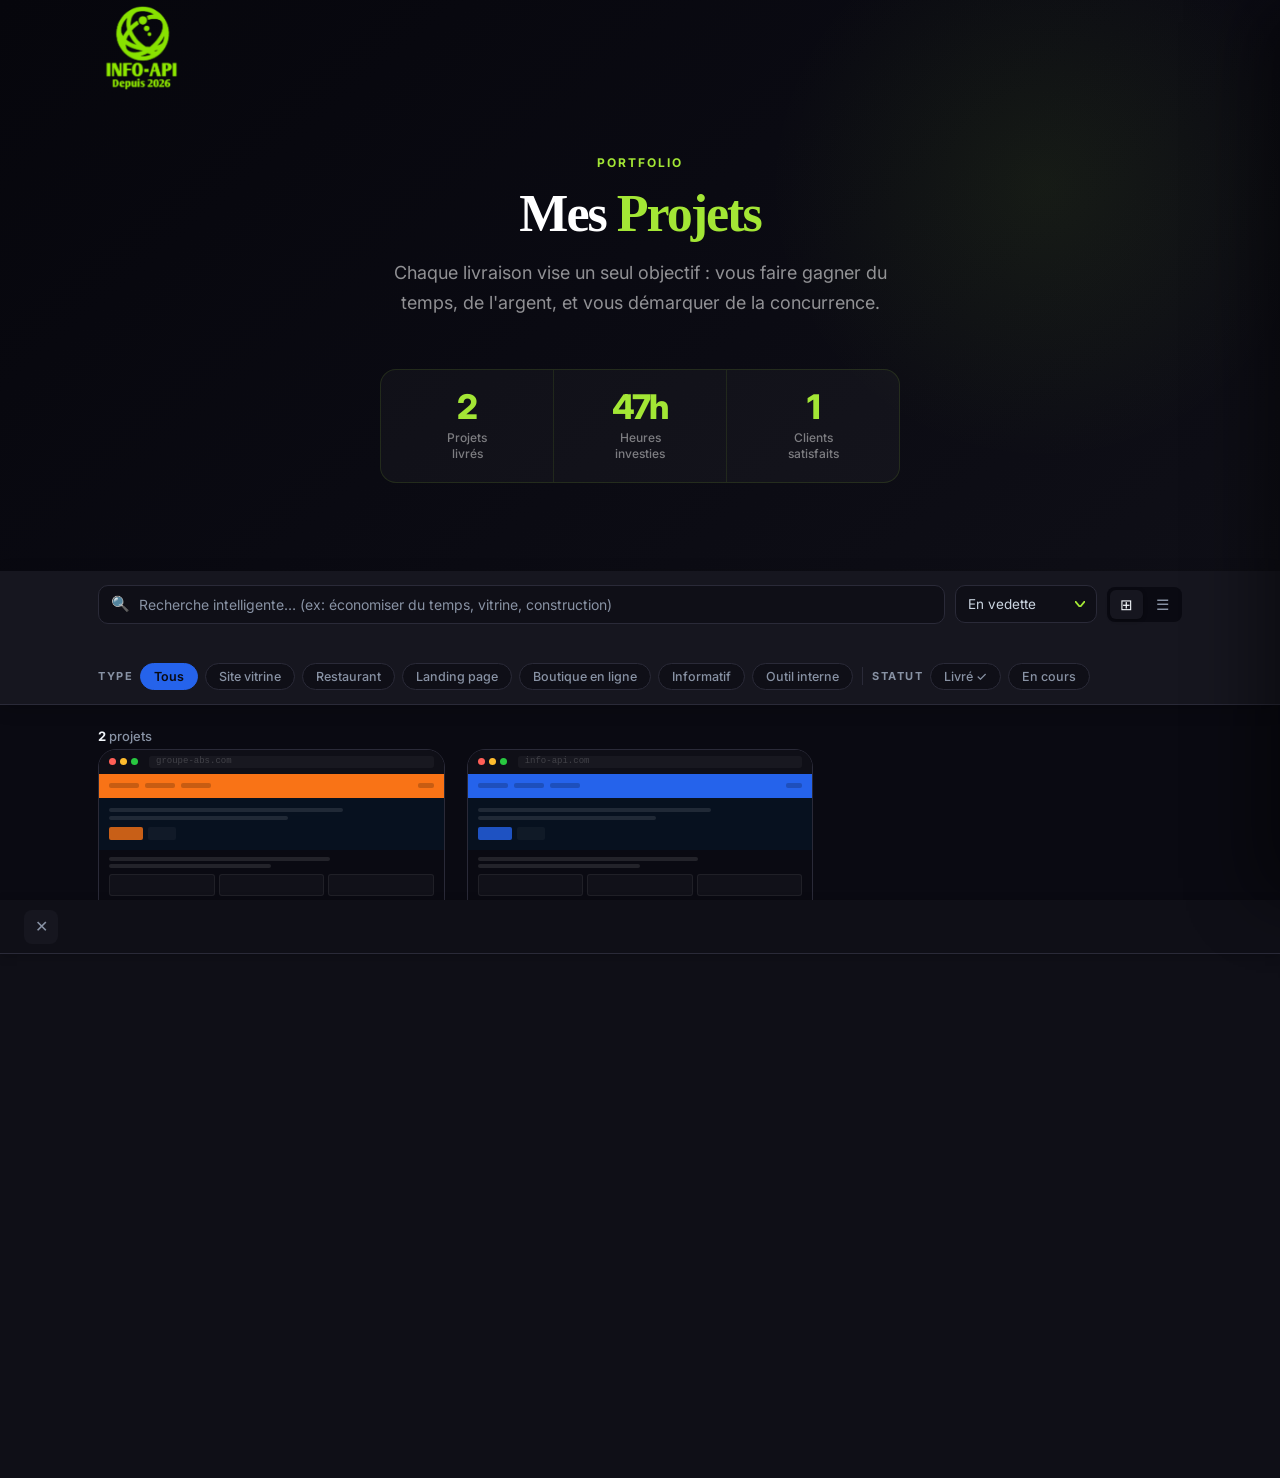
<file: projets.html>
<!DOCTYPE html>
<html lang="fr">
<head>
    <meta charset="UTF-8">
    <meta name="viewport" content="width=device-width, initial-scale=1.0">
    <meta name="description" content="Projets réalisés par Info-API — sites web et automatisation pour entrepreneurs et PME à Laval.">
    <title>Projets | Info-API</title>
    <link rel="preconnect" href="https://fonts.googleapis.com">
    <link rel="preconnect" href="https://fonts.gstatic.com" crossorigin>
    <link href="https://fonts.googleapis.com/css2?family=Inter:wght@400;500;600;700;800&family=Permanent+Marker&display=swap" rel="stylesheet">
    <link rel="stylesheet" href="css/style.css">
    <style>
    .projets-hero {
        padding: 148px 0 88px;
        background: linear-gradient(140deg, #06060c 0%, #0a0a12 48%, #0f0f17 100%);
        text-align: center; position: relative; overflow: hidden;
    }
    .projets-hero::before {
        content: ''; position: absolute; top: -20%; right: -5%;
        width: 600px; height: 600px;
        background: radial-gradient(circle, rgba(163,230,53,0.07) 0%, transparent 65%);
        pointer-events: none;
    }
    .projets-hero .container { position: relative; z-index: 1; }
    .projets-hero h1 { font-size: 52px; font-weight: 800; color: #fff; letter-spacing: -2px; margin-bottom: 16px; line-height: 1.05; }
    .projets-hero h1 span { color: #a3e635; }
    .hero-desc { font-size: 18px; color: rgba(255,255,255,0.55); max-width: 520px; margin: 0 auto 52px; line-height: 1.65; }
    .compteurs { display: flex; justify-content: center; background: rgba(255,255,255,0.03); border: 1px solid rgba(163,230,53,0.12); border-radius: 16px; max-width: 520px; margin: 0 auto; overflow: hidden; }
    .compteur { flex: 1; padding: 20px 16px; border-right: 1px solid rgba(163,230,53,0.1); text-align: center; }
    .compteur:last-child { border-right: none; }
    .compteur-val { font-size: 34px; font-weight: 800; color: #a3e635; letter-spacing: -1.5px; line-height: 1; margin-bottom: 6px; }
    .compteur-label { font-size: 12px; color: rgba(255,255,255,0.45); font-weight: 500; line-height: 1.3; }

    .projets-controls { background: #16161f; border-bottom: 1px solid #2a2a38; position: sticky; top: 96px; z-index: 100; padding: 14px 0; box-shadow: 0 4px 16px rgba(0,0,0,0.2); }
    .controls-inner { display: flex; flex-direction: column; gap: 12px; }
    .controls-top { display: flex; gap: 10px; align-items: center; }
    .search-wrap { flex: 1; position: relative; }
    .search-icon { position: absolute; left: 13px; top: 50%; transform: translateY(-50%); font-size: 15px; pointer-events: none; }
    .search-input { width: 100%; padding: 10px 14px 10px 40px; border: 1.5px solid #2a2a38; border-radius: 10px; font-family: inherit; font-size: 14px; color: #f1f5f9; background: #0f0f17; outline: none; transition: border-color 0.2s, box-shadow 0.2s; }
    .search-input:focus { border-color: #a3e635; box-shadow: 0 0 0 3px rgba(163,230,53,0.1); background: #0a0a12; }
    .search-input::placeholder { color: #8892a4; }
    .search-hint { font-size: 12px; color: #a3e635; font-weight: 600; min-height: 15px; opacity: 0; transition: opacity 0.2s; }
    .search-hint.visible { opacity: 1; }
    .sort-select { padding: 10px 38px 10px 12px; border: 1.5px solid #2a2a38; border-radius: 10px; font-family: inherit; font-size: 13.5px; color: #cbd5e1; background: #0f0f17; cursor: pointer; outline: none; -webkit-appearance: none; appearance: none; }
    .sort-select:focus { border-color: #a3e635; }
    .sort-wrap { position: relative; display: inline-block; }
    .sort-wrap::after { content: ''; position: absolute; right: 12px; top: 50%; transform: translateY(-50%); width: 10px; height: 6px; pointer-events: none; background: url("data:image/svg+xml,%3Csvg xmlns='http://www.w3.org/2000/svg' width='10' height='6'%3E%3Cpolyline points='0,0 5,6 10,0' fill='none' stroke='%23a3e635' stroke-width='1.8' stroke-linecap='round' stroke-linejoin='round'/%3E%3C/svg%3E") center/contain no-repeat; transition: transform 0.22s ease; }
    .sort-wrap.open::after { transform: translateY(-50%) rotate(180deg); }
    .view-toggle { display: flex; gap: 3px; background: #0a0a12; border-radius: 8px; padding: 3px; }
    .view-btn { background: none; border: none; padding: 7px 10px; border-radius: 6px; cursor: pointer; font-size: 15px; color: #8892a4; transition: background 0.15s, color 0.15s; line-height: 1; }
    .view-btn.active { background: #16161f; color: #f1f5f9; box-shadow: 0 1px 4px rgba(0,0,0,0.3); }
    .filters-row { display: flex; flex-wrap: wrap; gap: 7px; align-items: center; }
    .filter-label { font-size: 11px; font-weight: 700; letter-spacing: 1.5px; text-transform: uppercase; color: #8892a4; white-space: nowrap; }
    .filter-pill { background: #0f0f17; border: 1.5px solid #2a2a38; border-radius: 100px; padding: 5px 13px; font-size: 12.5px; font-weight: 500; color: #8892a4; cursor: pointer; transition: all 0.18s; white-space: nowrap; position: relative; overflow: hidden; font-family: inherit; }
    .filter-pill:hover { border-color: var(--pill-color, #a3e635); color: var(--pill-color, #a3e635); }
    .filter-pill.active { background: var(--pill-color, #a3e635); border-color: var(--pill-color, #a3e635); color: #0a0a12; font-weight: 600; }
    .filter-pill.hover-preview { border-color: var(--pill-color, #a3e635); color: var(--pill-color, #a3e635); overflow: visible; }
    .filter-pill.hover-preview::before { content: ''; position: absolute; bottom: -3px; left: 0; height: 2px; border-radius: 2px; background: var(--pill-color, #a3e635); animation: progressFill 1.5s linear forwards; }
    @keyframes progressFill { from { width: 0 } to { width: 100% } }
    .filter-divider { width: 1px; height: 18px; background: #2a2a38; margin: 0 2px; }

    .resultats-bar { padding: 16px 0 2px; font-size: 13px; color: #8892a4; font-weight: 500; }
    .resultats-bar strong { color: #f1f5f9; }

    #projetsGrid { padding: 4px 0 96px; }
    .grid-container { display: grid; grid-template-columns: repeat(3, 1fr); gap: 22px; }
    .grid-container.list-view { grid-template-columns: 1fr; }
.projet-card { background: #16161f; border: 1.5px solid #2a2a38; border-radius: 18px; overflow: hidden; cursor: pointer; transition: transform 0.3s cubic-bezier(0.34,1.56,0.64,1), box-shadow 0.3s ease, border-color 0.3s ease, opacity 0.3s ease; position: relative; }
    .projet-card:hover { transform: scale(1.03) translateY(-5px) !important; box-shadow: 0 24px 56px rgba(0,0,0,0.35); border-color: rgba(163,230,53,0.25); }
    .projet-card.themed { border-color: var(--theme-border) !important; background: var(--theme-bg) !important; }
    .badge-vedette { position: absolute; top: 12px; left: 12px; background: linear-gradient(90deg, #f59e0b, #f97316); color: #fff; font-size: 11px; font-weight: 700; padding: 4px 10px; border-radius: 100px; z-index: 2; box-shadow: 0 2px 8px rgba(249,115,22,0.35); }
    .card-preview { aspect-ratio: 16 / 10; overflow: hidden; position: relative; background: #0a0a12; }
    .card-preview img { width: 100%; height: 100%; object-fit: cover; transition: transform 0.4s ease; }
    .projet-card:hover .card-preview img { transform: scale(1.06); }
    .card-hint { position: absolute; inset: 0; background: rgba(0,0,0,0.6); display: flex; align-items: center; justify-content: center; opacity: 0; transition: opacity 0.25s; backdrop-filter: blur(2px); }
    .projet-card:hover .card-hint { opacity: 1; }
    .card-hint span { color: #0a0a12; font-size: 13.5px; font-weight: 600; background: rgba(163,230,53,0.9); padding: 9px 18px; border-radius: 100px; }

    .card-mockup { width: 100%; height: 100%; display: flex; flex-direction: column; }
    .mk-chrome { background: #0f0f17; padding: 6px 10px; display: flex; align-items: center; gap: 4px; flex-shrink: 0; }
    .mk-dot { width: 7px; height: 7px; border-radius: 50%; }
    .mk-dot:nth-child(1) { background: #ff5f57; }
    .mk-dot:nth-child(2) { background: #febc2e; }
    .mk-dot:nth-child(3) { background: #28c840; }
    .mk-url { flex: 1; margin-left: 7px; height: 12px; background: rgba(255,255,255,0.04); border-radius: 3px; display: flex; align-items: center; padding: 0 7px; font-size: 9px; color: rgba(255,255,255,0.18); font-family: monospace; }
    .mk-body { flex: 1; overflow: hidden; position: relative; }
    .mk-nav { height: 24px; background: var(--mk-accent, #a3e635); display: flex; align-items: center; padding: 0 10px; gap: 6px; }
    .mk-nav-item { height: 5px; background: rgba(0,0,0,0.2); border-radius: 2px; }
    .mk-hero { background: var(--mk-dark, #06060c); padding: 10px; display: flex; flex-direction: column; gap: 4px; }
    .mk-bar { height: 4px; background: rgba(255,255,255,0.1); border-radius: 2px; }
    .mk-btns { display: flex; gap: 5px; margin-top: 3px; }
    .mk-btn { height: 13px; border-radius: 2px; background: var(--mk-accent, #a3e635); opacity: 0.8; }
    .mk-content { padding: 7px 10px; display: flex; flex-direction: column; gap: 3px; }
    .mk-cards { display: flex; gap: 4px; margin-top: 3px; }
    .mk-card { flex: 1; height: 22px; background: rgba(255,255,255,0.03); border: 1px solid rgba(255,255,255,0.06); border-radius: 3px; }
    .mk-init { position: absolute; bottom: 5px; right: 8px; font-size: 10px; font-weight: 800; letter-spacing: 1px; color: var(--mk-accent, #a3e635); opacity: 0.35; }

    .card-info { padding: 20px 20px 18px; }
    .card-badges { display: flex; gap: 6px; margin-bottom: 11px; flex-wrap: wrap; }
    .badge-type { font-size: 11px; font-weight: 600; padding: 3px 9px; border-radius: 100px; }
    .badge-type.vitrine    { background:rgba(163,230,53,0.1);  color:#a3e635; border:1px solid rgba(163,230,53,0.2); }
    .badge-type.restaurant { background:rgba(239,68,68,0.09);  color:#dc2626; border:1px solid rgba(239,68,68,0.2); }
    .badge-type.landing    { background:rgba(249,115,22,0.09); color:#ea6b00; border:1px solid rgba(249,115,22,0.2); }
    .badge-type.ecommerce  { background:rgba(16,185,129,0.09); color:#059669; border:1px solid rgba(16,185,129,0.2); }
    .badge-type.informatif { background:rgba(245,158,11,0.09); color:#d97706; border:1px solid rgba(245,158,11,0.2); }
    .badge-type.interne    { background:rgba(139,92,246,0.09); color:#7c3aed; border:1px solid rgba(139,92,246,0.2); }
    .badge-ok  { font-size:11px;font-weight:600;padding:3px 9px;border-radius:100px;background:rgba(16,185,129,0.09);color:#059669;border:1px solid rgba(16,185,129,0.2); }
    .badge-wip { font-size:11px;font-weight:600;padding:3px 9px;border-radius:100px;background:rgba(245,158,11,0.09);color:#d97706;border:1px solid rgba(245,158,11,0.2); }
    .card-highlight { font-size: 12.5px; font-weight: 600; color: var(--theme-primary, #a3e635); margin-bottom: 8px; display: flex; align-items: center; gap: 5px; }
    .card-highlight::before { content: '→'; font-size: 11px; }
    .card-nom { font-size: 16.5px; font-weight: 700; color: #f1f5f9; margin-bottom: 6px; letter-spacing: -0.3px; }
    .card-desc { font-size: 13px; color: #8892a4; line-height: 1.6; margin-bottom: 12px; display: -webkit-box; -webkit-line-clamp: 2; line-clamp: 2; -webkit-box-orient: vertical; overflow: hidden; }
    .card-meta { display: flex; gap: 10px; align-items: center; font-size: 12px; color: #8892a4; font-weight: 500; flex-wrap: wrap; }

    .list-view .projet-card { display: grid; grid-template-columns: 260px 1fr; }
    .list-view .card-preview { aspect-ratio: unset; height: 100%; min-height: 150px; }
    .list-view .projet-card:hover { transform: translateX(5px) translateY(-2px) !important; }

    .empty-state { text-align: center; padding: 72px 20px; grid-column: 1/-1; color: #8892a4; }
    .empty-state .ei { font-size: 44px; margin-bottom: 14px; }
    .empty-state h3 { font-size: 17px; font-weight: 700; color: #f1f5f9; margin-bottom: 8px; }

    .projet-overlay { position: fixed; top: 72px; left: 0; right: 0; bottom: 0; background: #0f0f17; z-index: 999; transform: translateY(100%); transition: transform 0.48s cubic-bezier(0.16, 1, 0.3, 1); display: flex; flex-direction: column; }
    .projet-overlay.open { transform: translateY(0); }
    .overlay-bar { display: flex; align-items: center; gap: 14px; padding: 0 24px; height: 54px; border-bottom: 1px solid #2a2a38; flex-shrink: 0; box-shadow: 0 2px 10px rgba(0,0,0,0.2); }
    .overlay-close-btn { background: #16161f; border: none; width: 34px; height: 34px; border-radius: 8px; cursor: pointer; font-size: 16px; color: #8892a4; display: flex; align-items: center; justify-content: center; flex-shrink: 0; transition: background 0.15s; }
    .overlay-close-btn:hover { background: #2a2a38; color: #f1f5f9; }
    .overlay-info { flex: 1; min-width: 0; }
    .overlay-nom { font-size: 14.5px; font-weight: 700; color: #f1f5f9; }
    .overlay-sub { font-size: 12px; color: #8892a4; }
    .overlay-body { flex: 1; overflow-y: auto; }
    .overlay-iframe { width: 100%; height: 100%; border: none; display: block; }

    .cs-wrap { max-width: 800px; margin: 0 auto; padding: 48px 28px 80px; }
    .cs-head { margin-bottom: 32px; }
    .cs-badges { display: flex; gap: 7px; margin-bottom: 14px; flex-wrap: wrap; }
    .cs-title { font-size: 34px; font-weight: 800; color: #f1f5f9; letter-spacing: -1px; margin-bottom: 6px; }
    .cs-sub { font-size: 15px; color: #8892a4; }
    .cs-stats-grid { display: grid; grid-template-columns: repeat(4,1fr); gap: 10px; margin-bottom: 36px; }
    .cs-stat { background: #16161f; border: 1.5px solid #2a2a38; border-radius: 14px; padding: 18px 14px; text-align: center; }
    .cs-stat:hover { border-color: rgba(163,230,53,0.2); }
    .cs-sv { font-size: 28px; font-weight: 800; color: #a3e635; letter-spacing: -1px; line-height: 1; margin-bottom: 6px; }
    .cs-sl { font-size: 11.5px; color: #8892a4; font-weight: 500; line-height: 1.4; }
    .cs-desc { font-size: 15.5px; color: #cbd5e1; line-height: 1.78; margin-bottom: 36px; }
    .cs-review { background: #16161f; border: 1.5px solid #2a2a38; border-radius: 18px; padding: 36px 40px; position: relative; margin-bottom: 24px; }
    .cs-qmark { font-size: 72px; line-height: 0.5; color: #a3e635; opacity: 0.08; font-family: Georgia, serif; position: absolute; top: 28px; left: 32px; }
    .cs-stars { font-size: 17px; letter-spacing: 2px; margin-bottom: 14px; }
    .cs-quote { font-size: 17px; font-style: italic; color: #f1f5f9; line-height: 1.65; margin-bottom: 24px; font-weight: 500; position: relative; z-index: 1; }
    .cs-client-row { display: flex; align-items: center; gap: 12px; }
    .cs-av { width: 42px; height: 42px; border-radius: 50%; background: rgba(163,230,53,0.1); border: 1.5px solid rgba(163,230,53,0.2); display: flex; align-items: center; justify-content: center; font-size: 13px; font-weight: 700; color: #a3e635; flex-shrink: 0; }
    .cs-cn { font-size: 14px; font-weight: 700; color: #f1f5f9; }
    .cs-cp { font-size: 12.5px; color: #8892a4; }
    .cs-cert { display: inline-flex; align-items: center; gap: 4px; background: rgba(16,185,129,0.09); border: 1px solid rgba(16,185,129,0.22); color: #059669; font-size: 11px; font-weight: 600; padding: 2px 8px; border-radius: 100px; margin-left: 7px; }
    .cs-pending { display: flex; align-items: center; gap: 12px; background: rgba(163,230,53,0.06); border: 1.5px solid rgba(163,230,53,0.15); border-radius: 12px; padding: 16px 20px; font-size: 14px; color: #a3e635; font-weight: 500; }
    .cs-cta { display: flex; align-items: center; gap: 12px; background: #16161f; border: 1.5px solid #2a2a38; border-radius: 14px; padding: 22px 26px; margin-top: 16px; }
    .cs-cta p { flex: 1; color: #8892a4; font-size: 14px; line-height: 1.5; margin: 0; }
    .cs-cta p strong { color: #f1f5f9; display: block; margin-bottom: 3px; font-size: 15px; }
    .cs-cta a { background: #a3e635; color: #0a0a12; padding: 11px 20px; border-radius: 8px; font-size: 13.5px; font-weight: 600; white-space: nowrap; transition: background 0.2s, transform 0.15s; box-shadow: 0 2px 12px rgba(163,230,53,0.25); }
    .cs-cta a:hover { background: #bef264; transform: translateY(-1px); }

    @media (max-width: 960px) { .grid-container { grid-template-columns: repeat(2,1fr); } }
    @media (max-width: 640px) {
        .projets-hero h1 { font-size: 36px; }
        .grid-container { grid-template-columns: 1fr !important; }
        .list-view .projet-card { grid-template-columns: 1fr; }
        .cs-stats-grid { grid-template-columns: repeat(2,1fr); }
        .cs-title { font-size: 26px; }
        .cs-review { padding: 24px 20px; }
        .controls-top { flex-wrap: wrap; }
    }
    </style>
</head>
<body>

    <nav class="navbar">
        <div class="container">
            <a href="index.html" class="logo" aria-label="Info-API — Accueil">
                <img src="images/logo.png" alt="Info-API" class="nav-logo">
            </a>
            <button class="hamburger" id="hamburger" aria-label="Menu">
                <span></span><span></span><span></span>
            </button>
        </div>
    </nav>

    <!-- OVERLAY MENU -->
    <div class="nav-overlay" id="navOverlay">
        <div class="nav-overlay-inner">
            <ul class="overlay-links">
                <li><a href="index.html">Accueil</a></li>
                <li>
                    <button class="overlay-dd-trigger">Services <span class="ov-arrow">+</span></button>
                    <ul class="overlay-sub">
                        <li><a href="sites-web.html">Sites web</a></li>
                        <li><a href="automatisation.html">Solutions sur mesure</a></li>
                        <li><a href="services.html">Forfaits entreprise</a></li>
                    </ul>
                </li>
                <li><a href="apropos.html">À propos</a></li>
                <li><a href="projets.html">Projets</a></li>
            </ul>
            <a href="soumission.html" class="overlay-cta">Prendre RDV Gratuitement</a>
        </div>
    </div>

    <section class="projets-hero">
        <div class="container">
            <span class="section-tag" style="color:#a3e635;margin-bottom:14px;display:inline-block;">Portfolio</span>
            <h1>Mes <span>Projets</span></h1>
            <p class="hero-desc">Chaque livraison vise un seul objectif : vous faire gagner du temps, de l'argent, et vous démarquer de la concurrence.</p>
            <div class="compteurs">
                <div class="compteur">
                    <div class="compteur-val" data-target="2" data-suffix="">0</div>
                    <div class="compteur-label">Projets<br>livrés</div>
                </div>
                <div class="compteur">
                    <div class="compteur-val" data-target="47" data-suffix="h">0</div>
                    <div class="compteur-label">Heures<br>investies</div>
                </div>
                <div class="compteur">
                    <div class="compteur-val" data-target="1" data-suffix="">0</div>
                    <div class="compteur-label">Clients<br>satisfaits</div>
                </div>
            </div>
        </div>
    </section>

    <div class="projets-controls">
        <div class="container">
            <div class="controls-inner">
                <div class="controls-top">
                    <div class="search-wrap">
                        <span class="search-icon">🔍</span>
                        <input type="text" class="search-input" id="searchInput"
                               placeholder="Recherche intelligente… (ex: économiser du temps, vitrine, construction)">
                    </div>
                    <div class="sort-wrap">
                        <select class="sort-select" id="sortSelect">
                            <option value="vedette">En vedette</option>
                            <option value="annee-desc">Plus récent</option>
                            <option value="annee-asc">Plus ancien</option>
                            <option value="heures-desc">Plus de travail</option>
                        </select>
                    </div>
                    <div class="view-toggle">
                        <button class="view-btn active" id="btnGrid" title="Grille">⊞</button>
                        <button class="view-btn" id="btnList" title="Liste">☰</button>
                    </div>
                </div>
                <div class="search-hint" id="searchHint"></div>
                <div class="filters-row">
                    <span class="filter-label">Type</span>
                    <button class="filter-pill active" data-cat="type" data-val="" style="--pill-color:#2563eb">Tous</button>
                    <button class="filter-pill" data-cat="type" data-val="vitrine" style="--pill-color:#a3e635">Site vitrine</button>
                    <button class="filter-pill" data-cat="type" data-val="restaurant" style="--pill-color:#ef4444">Restaurant</button>
                    <button class="filter-pill" data-cat="type" data-val="landing" style="--pill-color:#f97316">Landing page</button>
                    <button class="filter-pill" data-cat="type" data-val="ecommerce" style="--pill-color:#10b981">Boutique en ligne</button>
                    <button class="filter-pill" data-cat="type" data-val="informatif" style="--pill-color:#f59e0b">Informatif</button>
                    <button class="filter-pill" data-cat="type" data-val="interne" style="--pill-color:#8b5cf6">Outil interne</button>
                    <div class="filter-divider"></div>
                    <span class="filter-label">Statut</span>
                    <button class="filter-pill" data-cat="statut" data-val="livre" style="--pill-color:#10b981">Livré ✓</button>
                    <button class="filter-pill" data-cat="statut" data-val="en-cours" style="--pill-color:#f59e0b">En cours</button>
                </div>
            </div>
        </div>
    </div>

    <section id="projetsGrid">
        <div class="container">
            <div class="resultats-bar" id="resultatsBar"></div>
            <div class="grid-container" id="gridContainer"></div>
        </div>
    </section>

    <div class="projet-overlay" id="projetOverlay" aria-hidden="true">
        <div class="overlay-bar">
            <button class="overlay-close-btn" id="overlayClose" aria-label="Fermer">✕</button>
            <div class="overlay-info">
                <div class="overlay-nom" id="overlayNom"></div>
                <div class="overlay-sub" id="overlaySub"></div>
            </div>
        </div>
        <div class="overlay-body" id="overlayBody"></div>
    </div>

    <footer>
        <div class="container">
            <p>© 2026 Info-API — Nicolas Caron | Laval, Québec</p>
            <p><a href="mailto:nicocaron26@gmail.com">nicocaron26@gmail.com</a> | <a href="tel:4383665758">438-366-5758</a></p>
        </div>
    </footer>

    <script src="js/main.js"></script>
    <script>
    /* ============================================================
       DONNÉES — Ajouter un projet = copier un objet dans PROJETS
    ============================================================ */
    const PROJETS = [
      {
        id: 'groupe-abs',
        nom: 'Groupe ABS',
        sousTitre: 'Site corporatif — Construction',
        type: 'interne',
        secteur: 'construction',
        annee: 2026,
        heures: 47,
        statut: 'en-cours',
        vedette: false,
        badges_extra: ['Site prototype', 'Formulaire de soumission construction'],
        site_url: 'ProjetHTML/connexion/connexion.html',
        highlight: '28 fichiers codés de A à Z, livrés en autonomie complète',
        description: 'Site web d\'entreprise complet pour une compagnie de construction lavalloise. Menus interactifs, zones de téléchargement, interface moderne et responsive — livré entièrement de façon autonome en moins de 50 heures.',
        image: null,     // → 'img/projets/groupe-abs.jpg'
        url: null,       // → 'https://groupe-abs-demo.netlify.app'
        tags: ['construction','vitrine','formulaire','responsive','telechargement','fichiers'],
        stats: [
          { label: 'Fichiers développés',   value: '28'   },
          { label: 'Heures de développement', value: '47h' },
          { label: 'Fonctions interactives', value: '6+'  },
          { label: 'Livraison autonome',     value: '100%' },
        ],
        review: null
      },
      {
        id: 'info-api-site',
        nom: 'Info-API',
        sousTitre: 'Site vitrine & portfolio personnel',
        type: 'informatif',
        secteur: 'tech',
        annee: 2026,
        heures: null,
        statut: 'livre',
        statut_label: 'Déployé',
        vedette: false,
        highlight: 'Portfolio professionnel avec design moderne et animations soignées',
        description: 'Site vitrine pour présenter mes services, projets et expertise aux PME et entrepreneurs de Laval. Design 100% original, animations CSS, formulaire de soumission et optimisé pour Google.',
        image: null,
        url: null,
        tags: ['portfolio','vitrine','responsive','tech','animations'],
        stats: [
          { label: 'Pages développées', value: '5'    },
          { label: 'Animations CSS',    value: '20+'  },
          { label: 'Design original',   value: '100%' },
          { label: 'Mobile-ready',      value: '✓'    },
        ],
        review: null,
      }
    ];

    /* Recherche sémantique */
    const SEMANTIC = {
      'vente':        ['commerce','boutique','conversion','achat','panier'],
      'restaurant':   ['menu','reservation','commande','nourriture','traiteur','cuisine'],
      'temps':        ['automatisation','efficacite','workflow','rapide','autonome','script'],
      'argent':       ['soumission','facturation','economie','cout','prix','budget'],
      'vitrine':      ['presentation','branding','marque','image','professionnel','portfolio'],
      'construction': ['batiment','travaux','chantier','renovation','entrepreneur'],
      'contact':      ['formulaire','soumission','devis','demande'],
      'mobile':       ['responsive','telephone','tablette','adaptatif'],
    };

    const THEME_COLORS = {
      construction: { primary:'#f97316', bg:'rgba(249,115,22,0.07)', border:'rgba(249,115,22,0.3)' },
      restaurant:   { primary:'#ef4444', bg:'rgba(239,68,68,0.07)',  border:'rgba(239,68,68,0.3)'  },
      commerce:     { primary:'#10b981', bg:'rgba(16,185,129,0.07)', border:'rgba(16,185,129,0.3)' },
      tech:         { primary:'#2563eb', bg:'rgba(37,99,235,0.07)',  border:'rgba(37,99,235,0.3)'  },
    };

    const TYPE_LABELS = { vitrine:'Site vitrine', restaurant:'Restaurant / Café', landing:'Landing page', ecommerce:'Boutique en ligne', informatif:'Site informatif', interne:'Outil interne' };

    let state = { search:'', filters:{type:'',statut:''}, sort:'vedette', view:'grid' };

    const norm = s => s.toLowerCase().normalize('NFD').replace(/[̀-ͯ]/g,'');

    function expandSearch(q) {
      const t = new Set([q]);
      Object.entries(SEMANTIC).forEach(([k,vals]) => {
        const nk = norm(k);
        if (nk.includes(q)||q.includes(nk)) { t.add(nk); vals.forEach(v=>t.add(norm(v))); }
        vals.forEach(v => { const nv=norm(v); if(nv.includes(q)||q.includes(nv)){t.add(nk);vals.forEach(v2=>t.add(norm(v2)));} });
      });
      return t;
    }

    function matchesSearch(p, terms) {
      const txt = norm([p.nom,p.description,p.highlight,p.secteur,p.type,...(p.tags||[])].join(' '));
      return [...terms].some(t => txt.includes(t));
    }

    function buildMockup(p) {
      const c = THEME_COLORS[p.secteur]||THEME_COLORS.tech;
      const init = p.nom.split(' ').map(w=>w[0]).join('').slice(0,2).toUpperCase();
      const urlHint = p.nom.toLowerCase().replace(/\s+/g,'-')+'.com';
      return `<div class="card-mockup" style="--mk-accent:${c.primary};--mk-dark:#07111f;">
        <div class="mk-chrome"><div class="mk-dot"></div><div class="mk-dot"></div><div class="mk-dot"></div><div class="mk-url">${urlHint}</div></div>
        <div class="mk-body">
          <div class="mk-nav"><div class="mk-nav-item" style="width:30px"></div><div class="mk-nav-item" style="width:30px"></div><div class="mk-nav-item" style="width:30px"></div><div class="mk-nav-item" style="width:16px;margin-left:auto"></div></div>
          <div class="mk-hero"><div class="mk-bar" style="width:72%"></div><div class="mk-bar" style="width:55%"></div><div class="mk-btns"><div class="mk-btn" style="width:34px"></div><div class="mk-btn" style="width:28px;opacity:0.2;background:rgba(255,255,255,0.2)"></div></div></div>
          <div class="mk-content"><div class="mk-bar" style="width:68%"></div><div class="mk-bar" style="width:50%"></div><div class="mk-cards"><div class="mk-card"></div><div class="mk-card"></div><div class="mk-card"></div></div></div>
          <div class="mk-init">${init}</div>
        </div>
      </div>`;
    }

    function buildCard(p) {
      const c = THEME_COLORS[p.secteur]||THEME_COLORS.tech;
      const preview = p.image ? `<img src="${p.image}" alt="${p.nom}" loading="lazy">` : buildMockup(p);
      const statusLabel = p.statut_label || (p.statut==='livre' ? 'Livré ✓' : 'En cours');
      const statusClass = (p.statut==='livre' || p.statut_label) ? 'badge-ok' : 'badge-wip';
      const statusBadge = `<span class="${statusClass}">${statusLabel}</span>`;
      const extraBadges = (p.badges_extra||[]).map(b=>`<span class="badge-wip">${b}</span>`).join('');
      return `<div class="projet-card" data-id="${p.id}" data-secteur="${p.secteur}" data-type="${p.type}" style="--theme-primary:${c.primary};--theme-border:${c.border};--theme-bg:${c.bg}">
        ${p.vedette?'<div class="badge-vedette">⭐ En vedette</div>':''}
        <div class="card-preview">${preview}<div class="card-hint"><span>Explorer ce projet</span></div></div>
        <div class="card-info">
          <div class="card-badges"><span class="badge-type ${p.type}">${TYPE_LABELS[p.type]||p.type}</span>${statusBadge}${extraBadges}</div>
          <div class="card-highlight">${p.highlight}</div>
          <div class="card-nom">${p.nom}</div>
          <div class="card-desc">${p.description}</div>
          <div class="card-meta">${p.heures?`<span>⏱ ${p.heures}h</span>`:''}<span>📅 ${p.annee}</span>${p.review?'<span>⭐ Avis client</span>':''}</div>
        </div>
      </div>`;
    }

    function render() {
      let list = [...PROJETS];
      if (state.search.trim()) {
        const q = norm(state.search);
        const terms = expandSearch(q);
        const hintEl = document.getElementById('searchHint');
        const cats = {construction:'Construction & Travaux',restaurant:'Restauration',commerce:'Commerce',tech:'Technologie'};
        let hint = '';
        for (const [k,label] of Object.entries(cats)) { if([...terms].includes(norm(k))&&!norm(k).includes(q)){hint=`Recherche étendue : ${label}`;break;} }
        hintEl.textContent = hint ? `✦ ${hint}` : '';
        hintEl.classList.toggle('visible', !!hint);
        list = list.filter(p=>matchesSearch(p,terms));
      } else {
        document.getElementById('searchHint').classList.remove('visible');
      }
      if (state.filters.type)   list = list.filter(p=>p.type===state.filters.type);
      if (state.filters.statut) list = list.filter(p=>p.statut===state.filters.statut);
      list.sort((a,b) => {
        if (state.sort==='annee-desc')  return b.annee-a.annee;
        if (state.sort==='annee-asc')   return a.annee-b.annee;
        if (state.sort==='heures-desc') return (b.heures||0)-(a.heures||0);
        return (b.vedette?1:0)-(a.vedette?1:0);
      });
      const grid = document.getElementById('gridContainer');
      grid.classList.toggle('list-view', state.view==='list');
      grid.innerHTML = list.length
        ? list.map(buildCard).join('')
        : `<div class="empty-state"><div class="ei">🔍</div><h3>Aucun projet trouvé</h3><p>Essayez un autre filtre ou mot-clé.</p></div>`;
      grid.querySelectorAll('.projet-card').forEach(card => {
        card.addEventListener('click', () => { const p=PROJETS.find(x=>x.id===card.dataset.id); if(p) openOverlay(p); });
      });
      document.getElementById('resultatsBar').innerHTML = list.length===PROJETS.length
        ? `<strong>${PROJETS.length}</strong> projet${PROJETS.length>1?'s':''}`
        : `<strong>${list.length}</strong> sur <strong>${PROJETS.length}</strong> projets`;
    }

    function buildCaseStudy(p) {
      const stats = (p.stats||[]).map(s=>`<div class="cs-stat"><div class="cs-sv">${s.value}</div><div class="cs-sl">${s.label}</div></div>`).join('');
      const review = p.review ? `<div class="cs-review"><div class="cs-qmark">"</div><div class="cs-stars">${'⭐'.repeat(p.review.etoiles)}</div><div class="cs-quote">"${p.review.texte}"</div><div class="cs-client-row"><div class="cs-av">${p.review.initiales||p.review.auteur[0]}</div><div><div class="cs-cn">${p.review.auteur}${p.review.certifie?'<span class="cs-cert">✓ Client certifié</span>':''}</div><div class="cs-cp">${p.review.poste}</div></div></div></div>` : '';
      const pending = '';
      return `<div class="cs-wrap">
        <div class="cs-head"><div class="cs-badges"><span class="badge-type ${p.type}">${TYPE_LABELS[p.type]||p.type}</span>${p.vedette?'<span class="badge-vedette" style="position:static;box-shadow:none">⭐ En vedette</span>':''}</div><h2 class="cs-title">${p.nom}</h2><p class="cs-sub">${p.sousTitre}</p></div>
        <div class="cs-stats-grid">${stats}</div>
        <p class="cs-desc">${p.description}</p>
        ${review}${pending}
        ${p.site_url ? `<div style="margin-bottom:24px;display:none"><a href="${p.site_url}" target="_blank" class="btn-primary" style="display:inline-block">Voir le site web →</a></div>` : ''}
        <div class="cs-cta"><p><strong>Un projet similaire en tête?</strong>Obtenez une soumission gratuite, sans engagement.</p><a href="soumission.html">Demander →</a></div>
      </div>`;
    }

    function openOverlay(p) {
      document.getElementById('overlayNom').textContent = p.nom;
      document.getElementById('overlaySub').textContent = p.sousTitre;
      document.getElementById('overlayBody').innerHTML = p.url
        ? `<iframe class="overlay-iframe" src="${p.url}" title="${p.nom}" allow="fullscreen"></iframe>`
        : buildCaseStudy(p);
      document.getElementById('projetOverlay').classList.add('open');
      document.body.style.overflow = 'hidden';
    }

    function closeOverlay() {
      document.getElementById('projetOverlay').classList.remove('open');
      document.body.style.overflow = '';
      setTimeout(() => { document.getElementById('overlayBody').innerHTML = ''; }, 500);
    }

    document.getElementById('overlayClose').addEventListener('click', closeOverlay);
    document.addEventListener('keydown', e => { if(e.key==='Escape') closeOverlay(); });

    document.querySelectorAll('.filter-pill').forEach(pill => {
      pill.addEventListener('click', () => {
        const cat = pill.dataset.cat, val = pill.dataset.val;
        const toggling = state.filters[cat]===val && val!=='';
        document.querySelectorAll(`.filter-pill[data-cat="${cat}"]`).forEach(p=>p.classList.remove('active'));
        if (toggling) {
          state.filters[cat] = '';
          document.querySelector(`.filter-pill[data-cat="${cat}"][data-val=""]`)?.classList.add('active');
        } else {
          state.filters[cat] = val;
          pill.classList.add('active');
        }
        render();
      });
    });

    const sortSel = document.getElementById('sortSelect');
    const sortWrap = sortSel.closest('.sort-wrap');
    sortSel.addEventListener('mousedown', () => sortWrap.classList.toggle('open'));
    sortSel.addEventListener('blur', () => sortWrap.classList.remove('open'));
    sortSel.addEventListener('change', () => sortWrap.classList.remove('open'));

    document.getElementById('searchInput').addEventListener('input', e => { state.search=e.target.value; render(); });
    document.getElementById('sortSelect').addEventListener('change', e => { state.sort=e.target.value; render(); });
    document.getElementById('btnGrid').addEventListener('click', () => { state.view='grid'; document.getElementById('btnGrid').classList.add('active'); document.getElementById('btnList').classList.remove('active'); render(); });
    document.getElementById('btnList').addEventListener('click', () => { state.view='list'; document.getElementById('btnList').classList.add('active'); document.getElementById('btnGrid').classList.remove('active'); render(); });

    /* Compteurs animés */
    const cObs = new IntersectionObserver(entries => {
      entries.forEach(e => {
        if (!e.isIntersecting) return;
        const el=e.target, target=parseInt(el.dataset.target), suffix=el.dataset.suffix||'', t0=performance.now();
        (function step(now){ const p=Math.min((now-t0)/1800,1), ease=1-Math.pow(1-p,3); el.textContent=Math.floor(ease*target)+suffix; if(p<1) requestAnimationFrame(step); else el.textContent=target+suffix; })(t0);
        cObs.unobserve(el);
      });
    }, { threshold: 0.5 });
    document.querySelectorAll('.compteur-val[data-target]').forEach(el=>cObs.observe(el));

    render();
    </script>
</body>
</html>
</file>
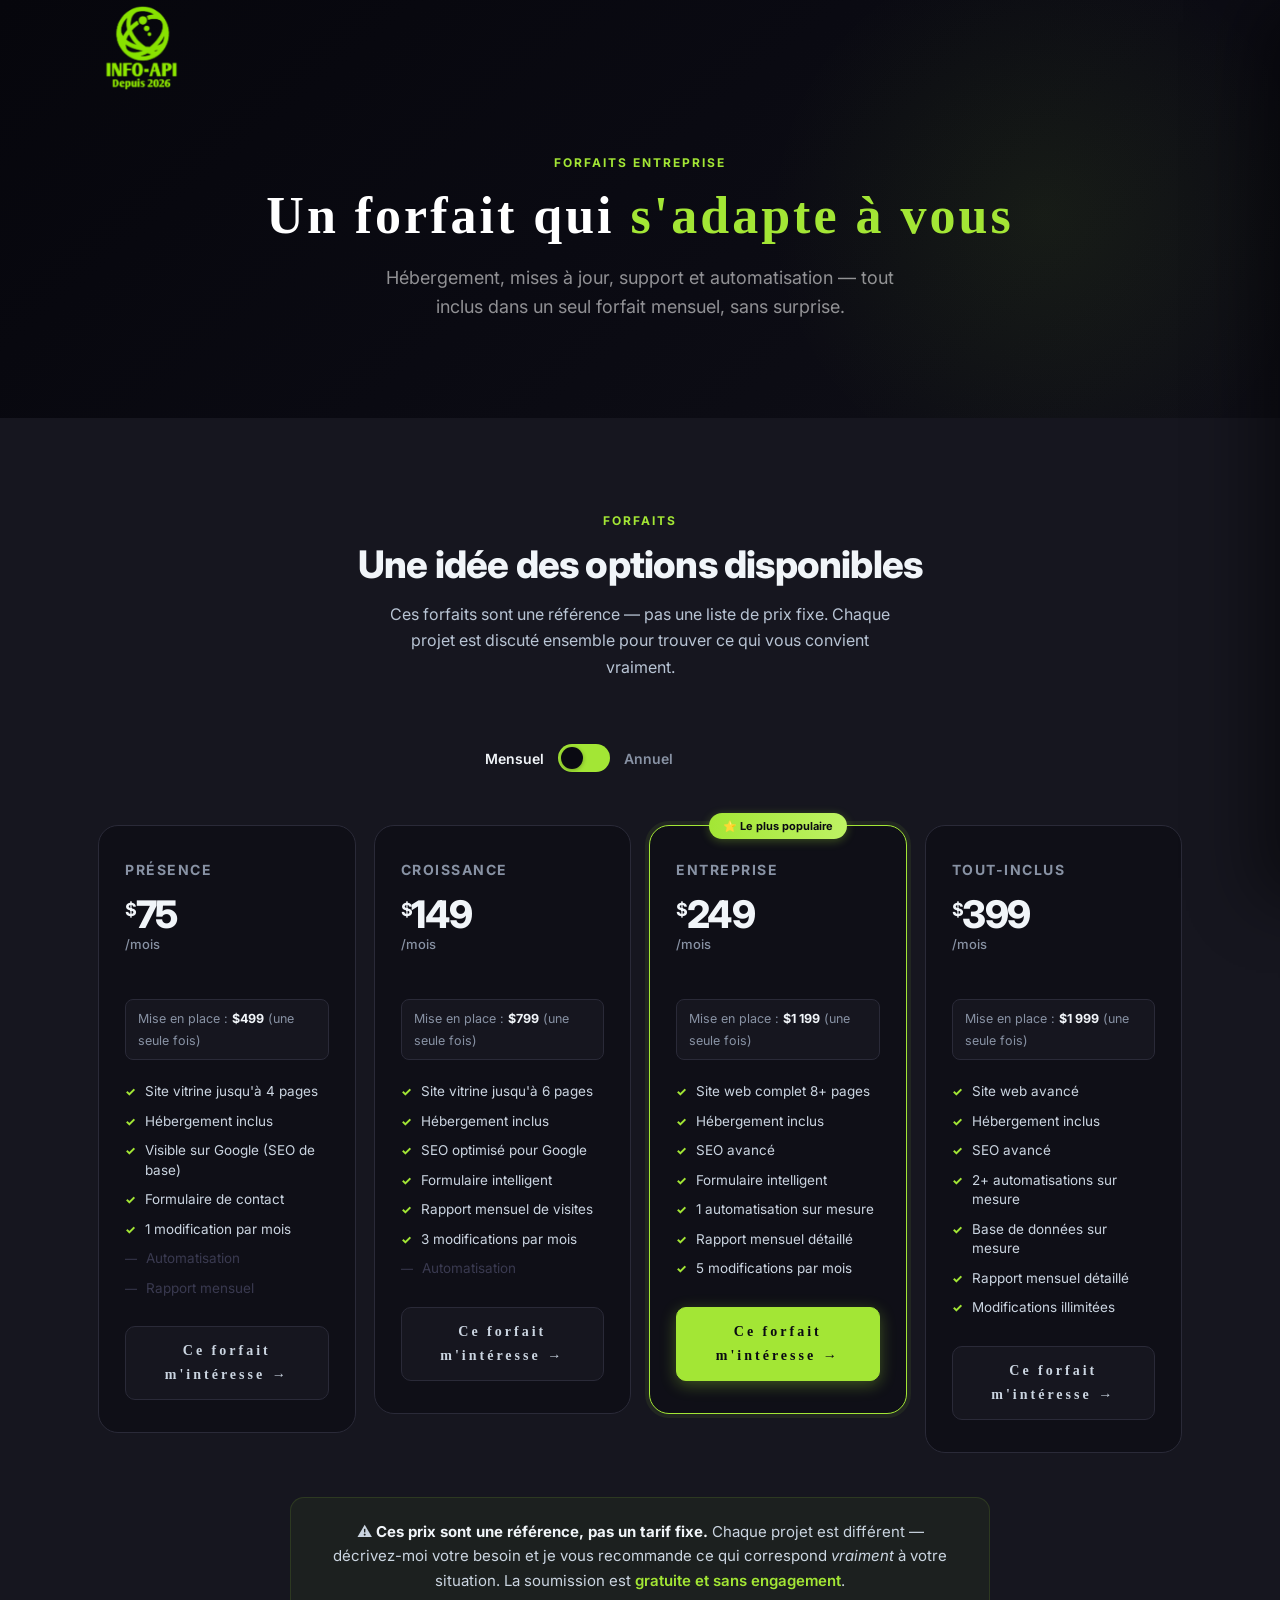
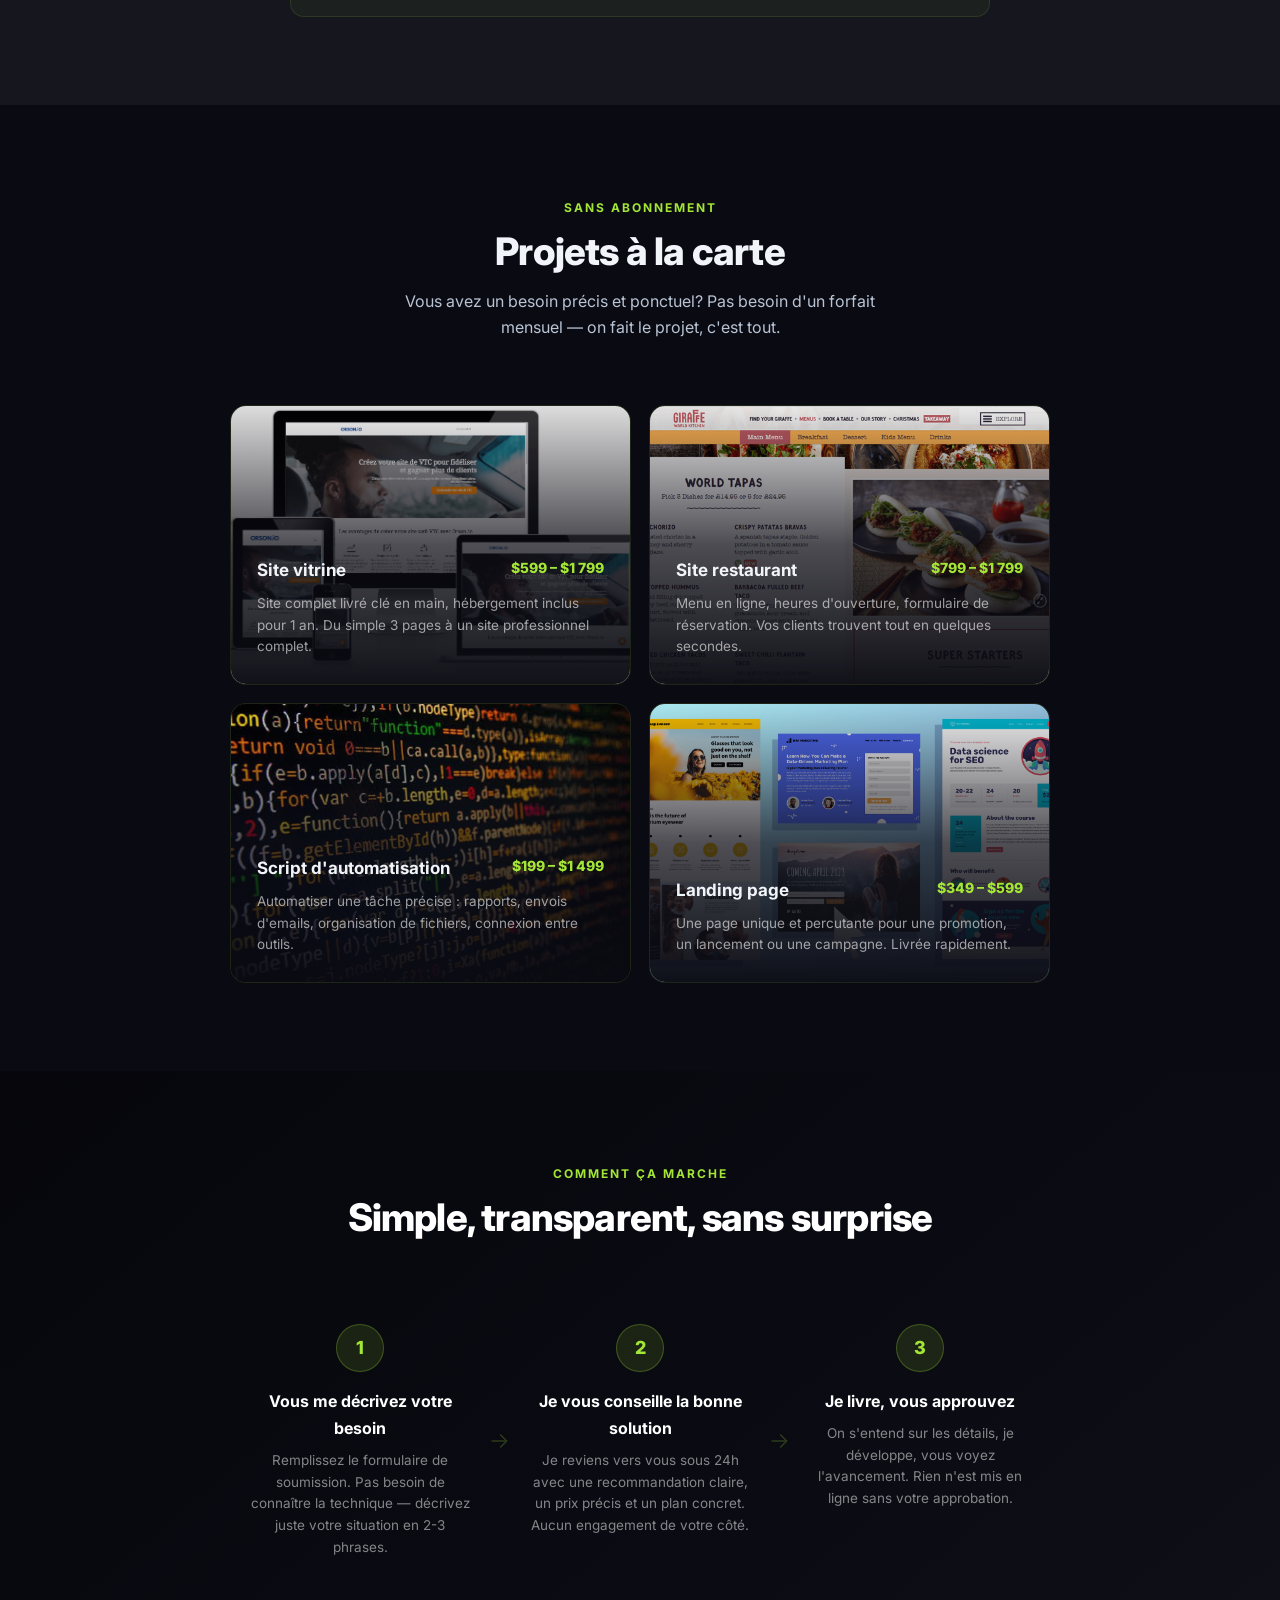
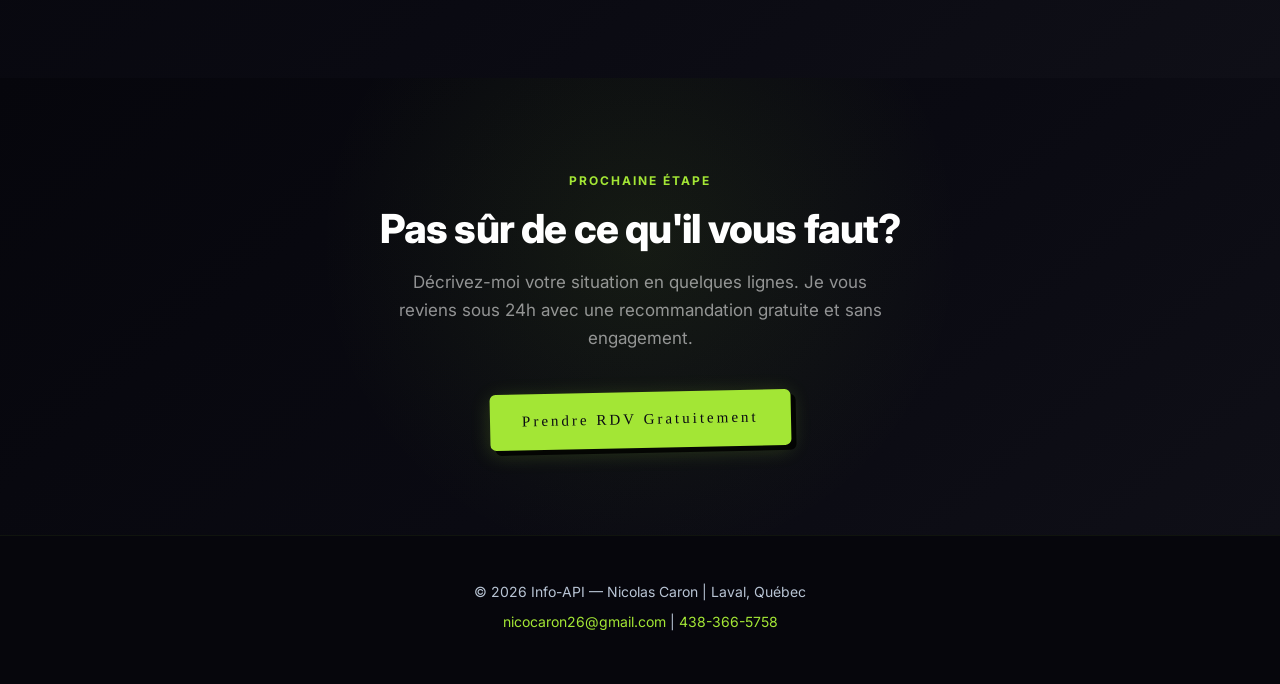
<file: services.html>
<!DOCTYPE html>
<html lang="fr">
<head>
    <meta charset="UTF-8">
    <meta name="viewport" content="width=device-width, initial-scale=1.0">
    <meta name="description" content="Services Info-API : création de sites web et automatisation sur mesure pour PME et entrepreneurs à Laval.">
    <title>Services | Info-API</title>
    <link rel="preconnect" href="https://fonts.googleapis.com">
    <link rel="preconnect" href="https://fonts.gstatic.com" crossorigin>
    <link href="https://fonts.googleapis.com/css2?family=Inter:wght@400;500;600;700;800&family=Permanent+Marker&display=swap" rel="stylesheet">
    <link rel="stylesheet" href="css/style.css">
    <style>

    /* ── GRAFFITI — titre principal ── */
    .forfait-cta {
        font-family: 'Permanent Marker', cursive;
        letter-spacing: 3px;
    }

    /* ── HERO ── */
    .services-hero {
        padding: 148px 0 96px;
        background: linear-gradient(140deg, #06060c 0%, #0a0a12 48%, #0f0f17 100%);
        text-align: center; position: relative; overflow: hidden;
    }
    .services-hero::before {
        content: ''; position: absolute; top: -20%; right: -5%;
        width: 600px; height: 600px;
        background: radial-gradient(circle, rgba(163,230,53,0.07) 0%, transparent 65%);
        pointer-events: none;
    }
    .services-hero .container { position: relative; z-index: 1; }
    .services-hero h1 {
        font-size: 52px; color: #fff;
        margin-bottom: 18px; line-height: 1.1;
    }
    .services-hero h1 span { color: #a3e635; }
    .services-hero p {
        font-size: 18px; color: rgba(255,255,255,0.55);
        max-width: 540px; margin: 0 auto; line-height: 1.65;
    }

    /* ── SECTION GÉNÉRIQUE ── */
    .srv-section { padding: 88px 0; }
    .srv-section.bg-light { background: #16161f; }
    .srv-section.bg-dark  { background: linear-gradient(140deg, #06060c 0%, #0a0a12 55%, #0f0f17 100%); }

    /* ── TOGGLE MENSUEL / ANNUEL ── */
    .price-toggle-wrap {
        display: flex; align-items: center; justify-content: center;
        gap: 14px; margin-bottom: 52px;
    }
    .price-toggle-label { font-size: 14px; font-weight: 600; color: #8892a4; }
    .price-toggle-label.active { color: #f1f5f9; }
    .toggle-switch {
        width: 52px; height: 28px; background: #a3e635;
        border-radius: 100px; position: relative; cursor: pointer;
        border: none; transition: background 0.2s; flex-shrink: 0;
    }
    .toggle-switch::after {
        content: ''; position: absolute;
        width: 22px; height: 22px; background: #0a0a12;
        border-radius: 50%; top: 3px; left: 3px;
        transition: transform 0.22s cubic-bezier(0.34,1.56,0.64,1);
        box-shadow: 0 1px 4px rgba(0,0,0,0.3);
    }
    .toggle-switch.annual::after { transform: translateX(24px); }
    .savings-tag {
        background: rgba(163,230,53,0.1);
        color: #a3e635;
        border: 1px solid rgba(163,230,53,0.25);
        font-size: 12px; font-weight: 700;
        padding: 3px 10px; border-radius: 100px;
        transition: opacity 0.2s;
    }
    .savings-tag.hidden { opacity: 0; pointer-events: none; }

    /* ── FORFAITS GRID ── */
    .forfaits-grid {
        display: grid;
        grid-template-columns: repeat(4, 1fr);
        gap: 18px;
        align-items: start;
    }
    .forfait-card {
        background: #0f0f17;
        border: 1.5px solid #2a2a38;
        border-radius: 20px;
        padding: 32px 26px;
        position: relative;
        transition: transform 0.25s ease, box-shadow 0.25s ease, border-color 0.25s ease;
    }
    .forfait-card:hover { transform: translateY(-5px); box-shadow: 0 20px 48px rgba(0,0,0,0.35); border-color: rgba(163,230,53,0.25); }
    .forfait-card.featured {
        border-color: #a3e635;
        box-shadow: 0 0 0 4px rgba(163,230,53,0.08);
    }
    .featured-tag {
        position: absolute; top: -13px; left: 50%; transform: translateX(-50%);
        background: linear-gradient(90deg, #a3e635, #bef264);
        color: #0a0a12; font-size: 11px; font-weight: 700;
        padding: 4px 14px; border-radius: 100px; white-space: nowrap;
        box-shadow: 0 2px 10px rgba(163,230,53,0.3);
    }
    .forfait-nom { font-size: 14px; font-weight: 700; color: #8892a4; letter-spacing: 1.5px; text-transform: uppercase; margin-bottom: 14px; }
    .forfait-prix { margin-bottom: 6px; }
    .forfait-montant {
        font-size: 38px; font-weight: 800; color: #f1f5f9;
        letter-spacing: -1.5px; line-height: 1;
    }
    .forfait-montant sup { font-size: 18px; vertical-align: top; margin-top: 6px; display: inline-block; font-weight: 700; }
    .forfait-periode { font-size: 13px; color: #8892a4; font-weight: 500; margin-bottom: 4px; }
    .forfait-annuel-note { font-size: 12px; color: #a3e635; font-weight: 600; margin-bottom: 20px; min-height: 18px; }
    .forfait-setup {
        font-size: 12.5px; color: #8892a4;
        background: #16161f; border-radius: 8px;
        padding: 8px 12px; margin-bottom: 22px;
        border: 1px solid #2a2a38;
    }
    .forfait-setup strong { color: #f1f5f9; }
    .forfait-features { list-style: none; display: flex; flex-direction: column; gap: 10px; margin-bottom: 28px; }
    .forfait-features li {
        display: flex; align-items: flex-start; gap: 9px;
        font-size: 13.5px; color: #cbd5e1; line-height: 1.45;
    }
    .forfait-features li::before {
        content: '✓'; color: #a3e635; font-weight: 800;
        font-size: 12px; flex-shrink: 0; margin-top: 1px;
    }
    .forfait-features li.disabled {
        color: #3a3a50;
    }
    .forfait-features li.disabled::before { content: '—'; color: #3a3a50; font-weight: 400; }
    .forfait-cta {
        display: block; width: 100%; text-align: center;
        padding: 12px 16px; border-radius: 10px;
        font-size: 14px; font-weight: 700;
        background: #16161f; color: #cbd5e1;
        border: 1.5px solid #2a2a38;
        transition: all 0.2s; cursor: pointer;
        text-decoration: none;
    }
    .forfait-cta:hover { background: #1e1e2a; color: #f1f5f9; transform: translateY(-1px); }
    .forfait-card.featured .forfait-cta {
        background: #a3e635; color: #0a0a12; border-color: #a3e635;
        box-shadow: 0 4px 16px rgba(163,230,53,0.32);
    }
    .forfait-card.featured .forfait-cta:hover { background: #bef264; }

    /* ── À LA CARTE ── */
    .carte-grid {
        display: grid;
        grid-template-columns: repeat(2, 1fr);
        gap: 18px;
        max-width: 820px;
        margin: 0 auto;
    }
    .carte-item {
        position: relative; overflow: hidden; border-radius: 16px;
        min-height: 280px; padding: 0;
        border: 1.5px solid rgba(163,230,53,0.12);
        display: flex; flex-direction: column; justify-content: flex-end;
        background: #0a0a12;
        transition: transform 0.3s, box-shadow 0.3s, border-color 0.3s;
    }
    .carte-item:hover { transform: translateY(-5px); box-shadow: 0 16px 40px rgba(0,0,0,0.45); border-color: rgba(163,230,53,0.3); }
    .carte-item > img {
        position: absolute; inset: 0; width: 100%; height: 100%; object-fit: cover;
        transition: transform 0.55s ease;
    }
    .carte-item:hover > img { transform: scale(1.04); }
    .carte-item-overlay {
        position: absolute; inset: 0;
        background: linear-gradient(to bottom, rgba(10,10,18,0.05) 0%, rgba(10,10,18,0.72) 50%, rgba(10,10,18,0.97) 100%);
    }
    .carte-item-content { position: relative; z-index: 1; padding: 24px 26px 26px; }
    .ci-top { display: flex; align-items: flex-start; justify-content: space-between; gap: 12px; margin-bottom: 8px; }
    .carte-item h4 { font-size: 17px; font-weight: 700; color: #f1f5f9; }
    .carte-prix-range { font-size: 14px; font-weight: 800; color: #a3e635; white-space: nowrap; }
    .carte-item p { font-size: 13.5px; color: rgba(255,255,255,0.6); line-height: 1.6; }

    /* ── DISCLAIMER FORFAITS ── */
    .forfait-note {
        text-align: center; margin-top: 44px;
        background: rgba(163,230,53,0.05);
        border: 1.5px solid rgba(163,230,53,0.12);
        border-radius: 14px; padding: 22px 32px; max-width: 700px; margin-left: auto; margin-right: auto;
    }
    .forfait-note p { font-size: 15px; color: #cbd5e1; line-height: 1.65; }
    .forfait-note p strong { color: #f1f5f9; }
    .forfait-note a { color: #a3e635; font-weight: 600; }

    /* ── PROCESS 3 ÉTAPES ── */
    .process-steps {
        display: grid; grid-template-columns: repeat(3, 1fr);
        gap: 0; position: relative; max-width: 840px; margin: 0 auto;
    }
    .process-step {
        text-align: center; padding: 32px 28px; position: relative;
    }
    .process-step:not(:last-child)::after {
        content: '→'; position: absolute; right: -10px; top: 50%;
        transform: translateY(-50%); font-size: 22px; color: rgba(163,230,53,0.25);
        font-weight: 300;
    }
    .step-num {
        width: 48px; height: 48px; border-radius: 50%;
        background: rgba(163,230,53,0.12); border: 1.5px solid rgba(163,230,53,0.28);
        color: #a3e635; font-size: 18px; font-weight: 800;
        display: flex; align-items: center; justify-content: center;
        margin: 0 auto 16px;
    }
    .process-step h4 { font-size: 16px; font-weight: 700; color: #fff; margin-bottom: 8px; }
    .process-step p  { font-size: 13.5px; color: rgba(255,255,255,0.5); line-height: 1.6; }

    /* ── CTA FINAL ── */
    .cta-conseil {
        text-align: center;
        background: linear-gradient(140deg, #06060c 0%, #0a0a12 55%, #0f0f17 100%);
        padding: 88px 0; position: relative; overflow: hidden;
    }
    .cta-conseil::before {
        content: ''; position: absolute; top:-40%; left:50%; transform:translateX(-50%);
        width: 700px; height: 700px;
        background: radial-gradient(circle, rgba(163,230,53,0.08) 0%, transparent 65%);
        pointer-events: none;
    }
    .cta-conseil .container { position: relative; z-index: 1; }
    .cta-conseil h2 { font-size: 40px; color: #fff; margin-bottom: 16px; }
    .cta-conseil p  { font-size: 17px; color: rgba(255,255,255,0.55); max-width: 500px; margin: 0 auto 40px; line-height: 1.65; }

    /* ── RESPONSIVE ── */
    @media (max-width: 1024px) { .forfaits-grid { grid-template-columns: repeat(2, 1fr); } }
    @media (max-width: 768px)  {
        .services-hero h1 { font-size: 36px; }
        .services-duo { grid-template-columns: 1fr; }
        .forfaits-grid { grid-template-columns: 1fr; }
        .carte-grid { grid-template-columns: 1fr; }
        .process-steps { grid-template-columns: 1fr; }
        .process-step:not(:last-child)::after { content: '↓'; right: auto; top: auto; bottom: -14px; left: 50%; transform: translateX(-50%); }
    }
    </style>
</head>
<body>

    <!-- NAVBAR -->
    <nav class="navbar">
        <div class="container">
            <a href="index.html" class="logo" aria-label="Info-API — Accueil">
                <img src="images/logo.png" alt="Info-API" class="nav-logo">
            </a>
            <button class="hamburger" id="hamburger" aria-label="Menu">
                <span></span><span></span><span></span>
            </button>
        </div>
    </nav>

    <!-- OVERLAY MENU -->
    <div class="nav-overlay" id="navOverlay">
        <div class="nav-overlay-inner">
            <ul class="overlay-links">
                <li><a href="index.html">Accueil</a></li>
                <li>
                    <button class="overlay-dd-trigger">Services <span class="ov-arrow">+</span></button>
                    <ul class="overlay-sub">
                        <li><a href="sites-web.html">Sites web</a></li>
                        <li><a href="automatisation.html">Solutions sur mesure</a></li>
                        <li><a href="services.html">Forfaits entreprise</a></li>
                    </ul>
                </li>
                <li><a href="apropos.html">À propos</a></li>
                <li><a href="projets.html">Projets</a></li>
            </ul>
            <a href="soumission.html" class="overlay-cta">Prendre RDV Gratuitement</a>
        </div>
    </div>

    <!-- HERO -->
    <section class="services-hero">
        <div class="container">
            <span class="section-tag" style="color:#a3e635;margin-bottom:14px;display:inline-block;">Forfaits entreprise</span>
            <h1>Un forfait qui <span>s'adapte à vous</span></h1>
            <p>Hébergement, mises à jour, support et automatisation — tout inclus dans un seul forfait mensuel, sans surprise.</p>
        </div>
    </section>

    <!-- FORFAITS -->
    <section class="srv-section bg-light">
        <div class="container">
            <div class="section-header">
                <span class="section-tag">Forfaits</span>
                <h2>Une idée des options disponibles</h2>
                <p class="section-sub">Ces forfaits sont une référence — pas une liste de prix fixe. Chaque projet est discuté ensemble pour trouver ce qui vous convient vraiment.</p>
            </div>

            <!-- Toggle mensuel / annuel -->
            <div class="price-toggle-wrap">
                <span class="price-toggle-label active" id="labelMensuel">Mensuel</span>
                <button class="toggle-switch" id="priceToggle" aria-label="Changer période"></button>
                <span class="price-toggle-label" id="labelAnnuel">Annuel</span>
                <span class="savings-tag hidden" id="savingsTag">2 mois gratuits</span>
            </div>

            <div class="forfaits-grid">

                <!-- PRÉSENCE -->
                <div class="forfait-card fade-in">
                    <div class="forfait-nom">Présence</div>
                    <div class="forfait-prix">
                        <div class="forfait-montant"><sup>$</sup><span class="prix-val" data-monthly="75" data-annual="60">75</span></div>
                        <div class="forfait-periode">/mois</div>
                    </div>
                    <div class="forfait-annuel-note" id="note-presence"></div>
                    <div class="forfait-setup">Mise en place : <strong>$499</strong> (une seule fois)</div>
                    <ul class="forfait-features">
                        <li>Site vitrine jusqu'à 4 pages</li>
                        <li>Hébergement inclus</li>
                        <li>Visible sur Google (SEO de base)</li>
                        <li>Formulaire de contact</li>
                        <li>1 modification par mois</li>
                        <li class="disabled">Automatisation</li>
                        <li class="disabled">Rapport mensuel</li>
                    </ul>
                    <a href="soumission.html" class="forfait-cta">Ce forfait m'intéresse →</a>
                </div>

                <!-- CROISSANCE -->
                <div class="forfait-card fade-in">
                    <div class="forfait-nom">Croissance</div>
                    <div class="forfait-prix">
                        <div class="forfait-montant"><sup>$</sup><span class="prix-val" data-monthly="149" data-annual="119">149</span></div>
                        <div class="forfait-periode">/mois</div>
                    </div>
                    <div class="forfait-annuel-note" id="note-croissance"></div>
                    <div class="forfait-setup">Mise en place : <strong>$799</strong> (une seule fois)</div>
                    <ul class="forfait-features">
                        <li>Site vitrine jusqu'à 6 pages</li>
                        <li>Hébergement inclus</li>
                        <li>SEO optimisé pour Google</li>
                        <li>Formulaire intelligent</li>
                        <li>Rapport mensuel de visites</li>
                        <li>3 modifications par mois</li>
                        <li class="disabled">Automatisation</li>
                    </ul>
                    <a href="soumission.html" class="forfait-cta">Ce forfait m'intéresse →</a>
                </div>

                <!-- ENTREPRISE -->
                <div class="forfait-card featured fade-in">
                    <div class="featured-tag">⭐ Le plus populaire</div>
                    <div class="forfait-nom">Entreprise</div>
                    <div class="forfait-prix">
                        <div class="forfait-montant"><sup>$</sup><span class="prix-val" data-monthly="249" data-annual="199">249</span></div>
                        <div class="forfait-periode">/mois</div>
                    </div>
                    <div class="forfait-annuel-note" id="note-entreprise"></div>
                    <div class="forfait-setup">Mise en place : <strong>$1 199</strong> (une seule fois)</div>
                    <ul class="forfait-features">
                        <li>Site web complet 8+ pages</li>
                        <li>Hébergement inclus</li>
                        <li>SEO avancé</li>
                        <li>Formulaire intelligent</li>
                        <li>1 automatisation sur mesure</li>
                        <li>Rapport mensuel détaillé</li>
                        <li>5 modifications par mois</li>
                    </ul>
                    <a href="soumission.html" class="forfait-cta">Ce forfait m'intéresse →</a>
                </div>

                <!-- TOUT-INCLUS -->
                <div class="forfait-card fade-in">
                    <div class="forfait-nom">Tout-inclus</div>
                    <div class="forfait-prix">
                        <div class="forfait-montant"><sup>$</sup><span class="prix-val" data-monthly="399" data-annual="319">399</span></div>
                        <div class="forfait-periode">/mois</div>
                    </div>
                    <div class="forfait-annuel-note" id="note-toutinclus"></div>
                    <div class="forfait-setup">Mise en place : <strong>$1 999</strong> (une seule fois)</div>
                    <ul class="forfait-features">
                        <li>Site web avancé</li>
                        <li>Hébergement inclus</li>
                        <li>SEO avancé</li>
                        <li>2+ automatisations sur mesure</li>
                        <li>Base de données sur mesure</li>
                        <li>Rapport mensuel détaillé</li>
                        <li>Modifications illimitées</li>
                    </ul>
                    <a href="soumission.html" class="forfait-cta">Ce forfait m'intéresse →</a>
                </div>

            </div>

            <div class="forfait-note">
                <p>⚠️ <strong>Ces prix sont une référence, pas un tarif fixe.</strong> Chaque projet est différent — décrivez-moi votre besoin et je vous recommande ce qui correspond <em>vraiment</em> à votre situation. La soumission est <a href="soumission.html">gratuite et sans engagement</a>.</p>
            </div>
        </div>
    </section>

    <!-- À LA CARTE -->
    <section class="srv-section">
        <div class="container">
            <div class="section-header">
                <span class="section-tag">Sans abonnement</span>
                <h2>Projets à la carte</h2>
                <p class="section-sub">Vous avez un besoin précis et ponctuel? Pas besoin d'un forfait mensuel — on fait le projet, c'est tout.</p>
            </div>
            <div class="carte-grid fade-in">
                <div class="carte-item">
                    <img src="images/Template-responsive-design.png" alt="Site vitrine">
                    <div class="carte-item-overlay"></div>
                    <div class="carte-item-content">
                        <div class="ci-top">
                            <h4>Site vitrine</h4>
                            <span class="carte-prix-range">$599 – $1 799</span>
                        </div>
                        <p>Site complet livré clé en main, hébergement inclus pour 1 an. Du simple 3 pages à un site professionnel complet.</p>
                    </div>
                </div>
                <div class="carte-item">
                    <img src="images/menu-site-web.png" alt="Site restaurant">
                    <div class="carte-item-overlay"></div>
                    <div class="carte-item-content">
                        <div class="ci-top">
                            <h4>Site restaurant</h4>
                            <span class="carte-prix-range">$799 – $1 799</span>
                        </div>
                        <p>Menu en ligne, heures d'ouverture, formulaire de réservation. Vos clients trouvent tout en quelques secondes.</p>
                    </div>
                </div>
                <div class="carte-item">
                    <img src="images/script-auto.jpg" alt="Script d'automatisation">
                    <div class="carte-item-overlay"></div>
                    <div class="carte-item-content">
                        <div class="ci-top">
                            <h4>Script d'automatisation</h4>
                            <span class="carte-prix-range">$199 – $1 499</span>
                        </div>
                        <p>Automatiser une tâche précise : rapports, envois d'emails, organisation de fichiers, connexion entre outils.</p>
                    </div>
                </div>
                <div class="carte-item">
                    <img src="images/Landing-Page-Examples.png" alt="Landing page">
                    <div class="carte-item-overlay"></div>
                    <div class="carte-item-content">
                        <div class="ci-top">
                            <h4>Landing page</h4>
                            <span class="carte-prix-range">$349 – $599</span>
                        </div>
                        <p>Une page unique et percutante pour une promotion, un lancement ou une campagne. Livrée rapidement.</p>
                    </div>
                </div>
            </div>
        </div>
    </section>

    <!-- PROCESSUS -->
    <section class="srv-section bg-dark">
        <div class="container">
            <div class="section-header" style="margin-bottom:52px">
                <span class="section-tag" style="color:#a3e635">Comment ça marche</span>
                <h2 style="color:#fff">Simple, transparent, sans surprise</h2>
            </div>
            <div class="process-steps">
                <div class="process-step fade-in">
                    <div class="step-num">1</div>
                    <h4>Vous me décrivez votre besoin</h4>
                    <p>Remplissez le formulaire de soumission. Pas besoin de connaître la technique — décrivez juste votre situation en 2-3 phrases.</p>
                </div>
                <div class="process-step fade-in">
                    <div class="step-num">2</div>
                    <h4>Je vous conseille la bonne solution</h4>
                    <p>Je reviens vers vous sous 24h avec une recommandation claire, un prix précis et un plan concret. Aucun engagement de votre côté.</p>
                </div>
                <div class="process-step fade-in">
                    <div class="step-num">3</div>
                    <h4>Je livre, vous approuvez</h4>
                    <p>On s'entend sur les détails, je développe, vous voyez l'avancement. Rien n'est mis en ligne sans votre approbation.</p>
                </div>
            </div>
        </div>
    </section>

    <!-- CTA -->
    <section class="cta-conseil">
        <div class="container">
            <span class="section-tag" style="color:#a3e635;display:inline-block;margin-bottom:14px">Prochaine étape</span>
            <h2>Pas sûr de ce qu'il vous faut?</h2>
            <p>Décrivez-moi votre situation en quelques lignes. Je vous reviens sous 24h avec une recommandation gratuite et sans engagement.</p>
            <a href="soumission.html" class="btn-primary">Prendre RDV Gratuitement</a>
        </div>
    </section>

    <!-- FOOTER -->
    <footer>
        <div class="container">
            <p>© 2026 Info-API — Nicolas Caron | Laval, Québec</p>
            <p><a href="mailto:nicocaron26@gmail.com">nicocaron26@gmail.com</a> | <a href="tel:4383665758">438-366-5758</a></p>
        </div>
    </footer>

    <script src="js/main.js"></script>
    <script>
    /* ── TOGGLE MENSUEL / ANNUEL ── */
    const toggle = document.getElementById('priceToggle');
    const labelM = document.getElementById('labelMensuel');
    const labelA = document.getElementById('labelAnnuel');
    const savingsTag = document.getElementById('savingsTag');
    let isAnnual = false;

    const annualNotes = {
      'note-presence':  '$720/an — économisez $180',
      'note-croissance':'$1 428/an — économisez $360',
      'note-entreprise':'$2 388/an — économisez $600',
      'note-toutinclus':'$3 828/an — économisez $960',
    };

    toggle.addEventListener('click', () => {
        isAnnual = !isAnnual;
        toggle.classList.toggle('annual', isAnnual);

        labelM.classList.toggle('active', !isAnnual);
        labelA.classList.toggle('active', isAnnual);
        savingsTag.classList.toggle('hidden', !isAnnual);

        document.querySelectorAll('.prix-val').forEach(el => {
            const val = isAnnual ? el.dataset.annual : el.dataset.monthly;
            el.textContent = val;
        });

        Object.entries(annualNotes).forEach(([id, note]) => {
            const el = document.getElementById(id);
            if (el) el.textContent = isAnnual ? note : '';
        });
    });
    </script>
</body>
</html>
</file>
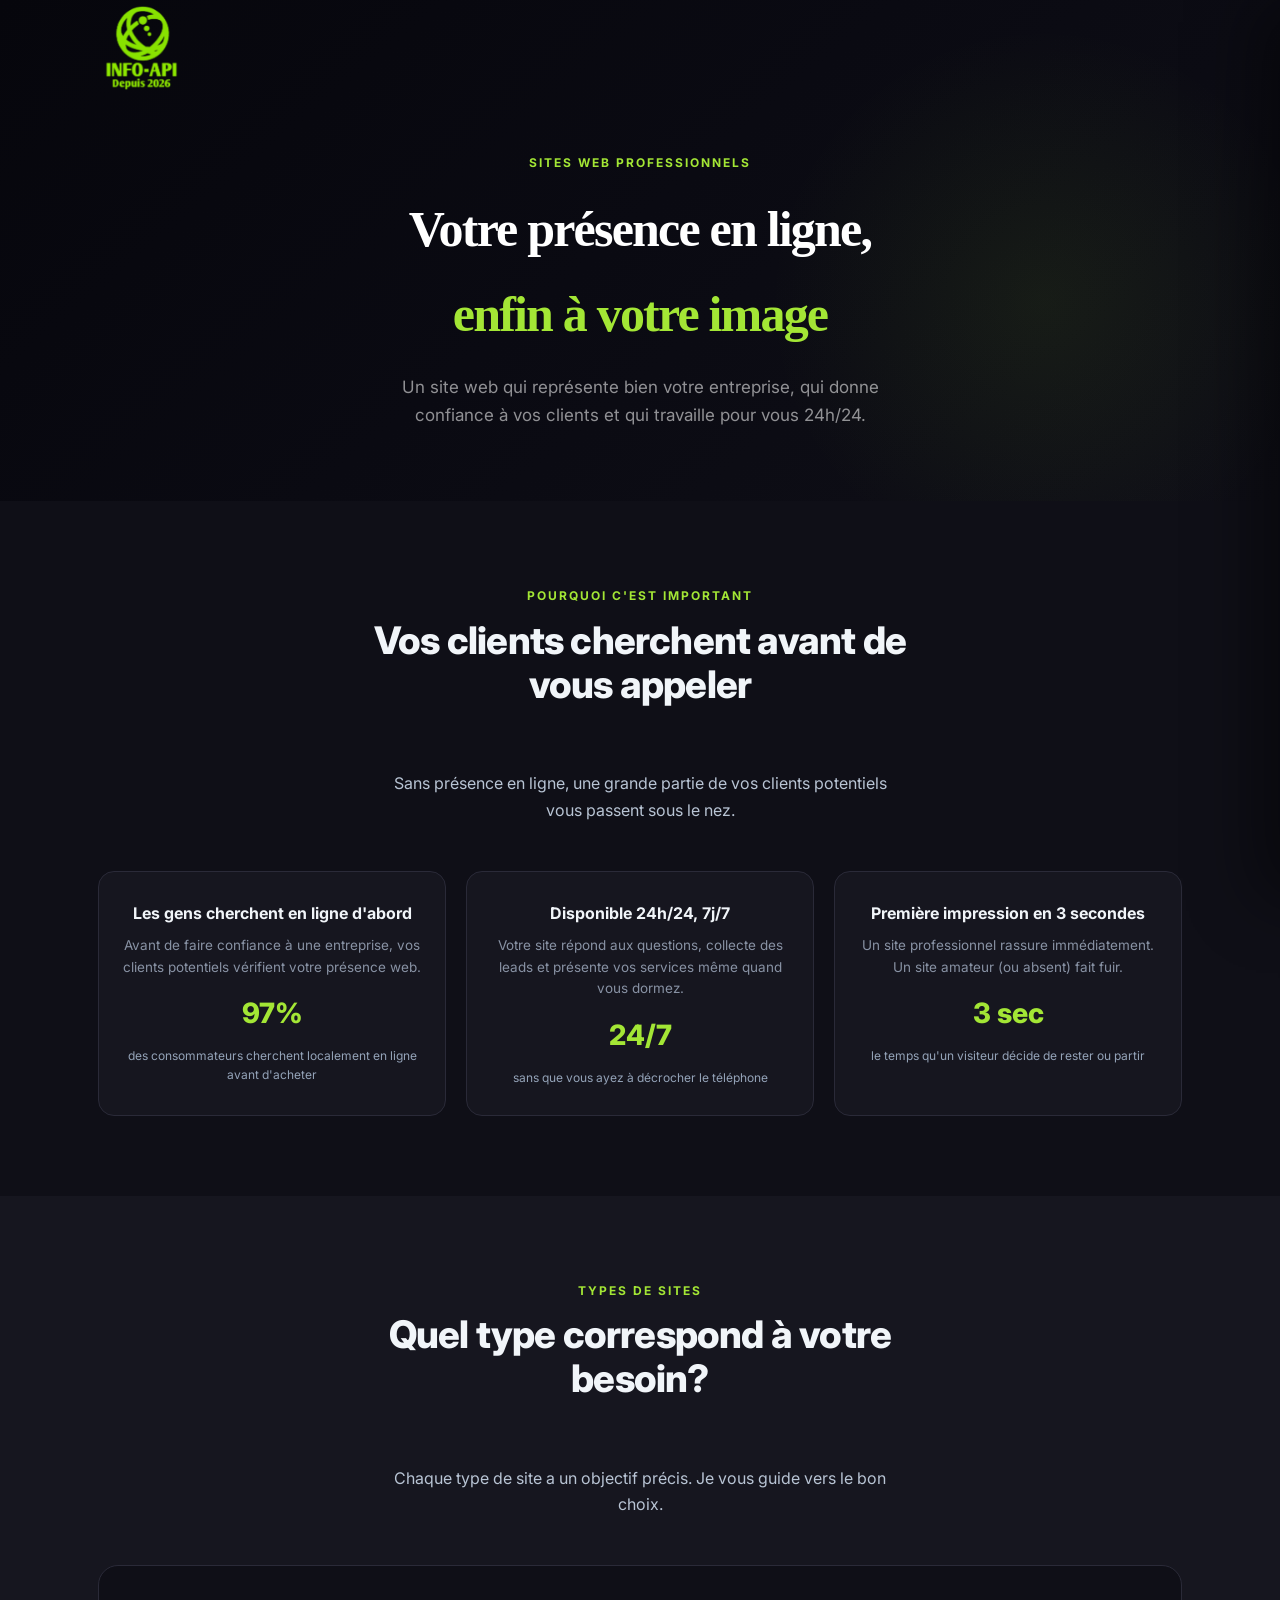
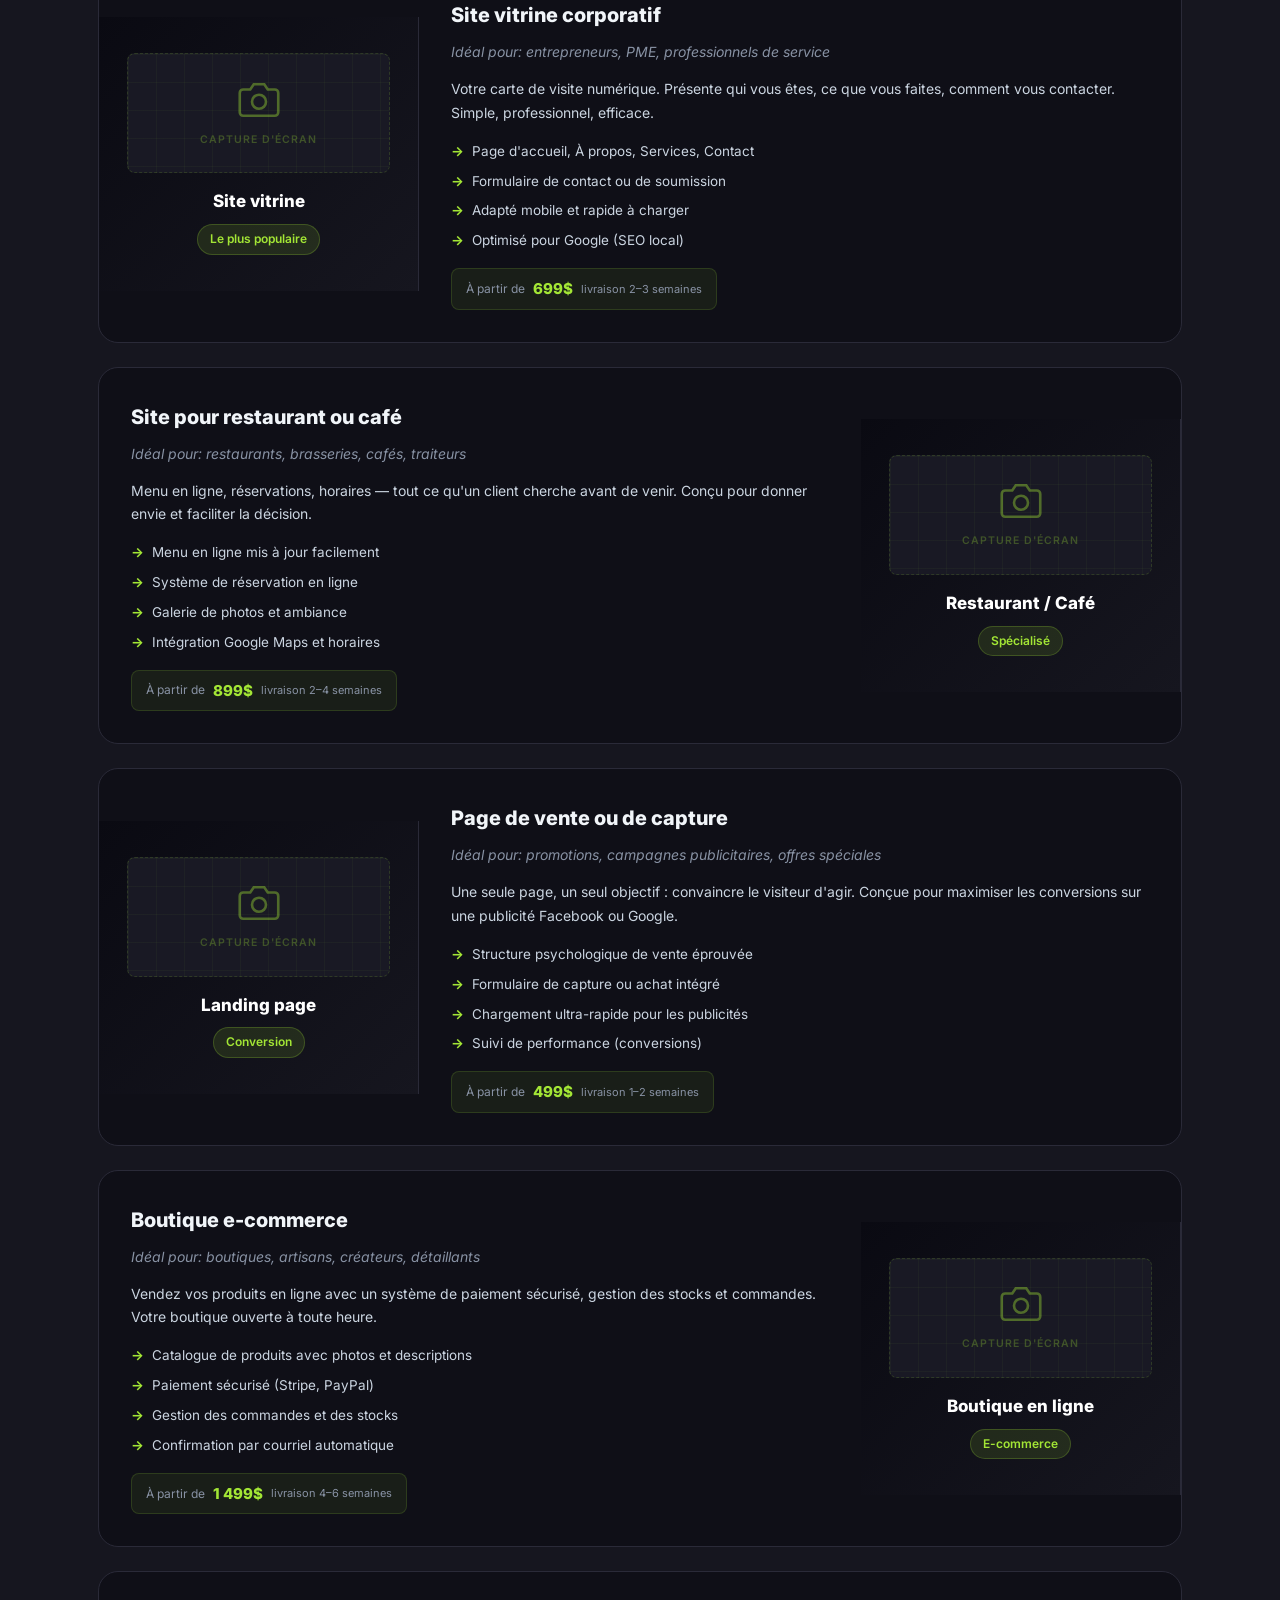
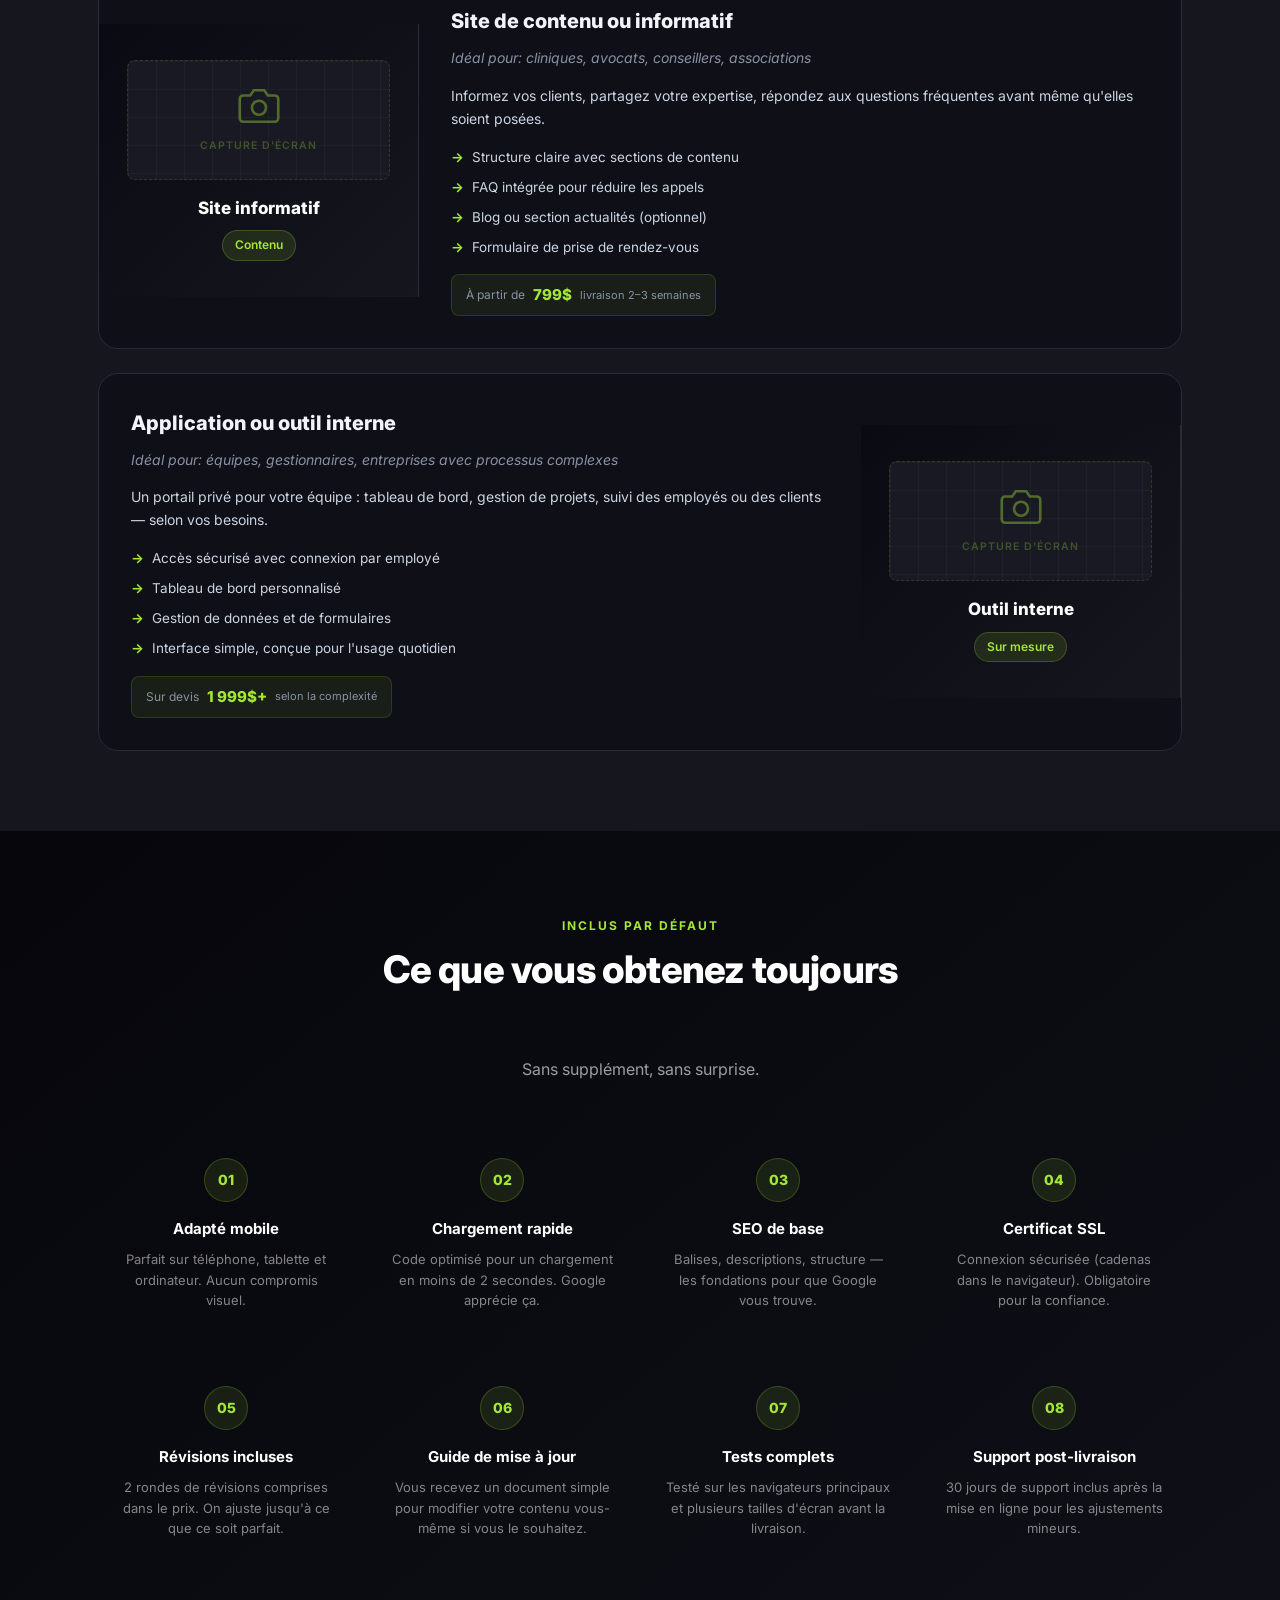
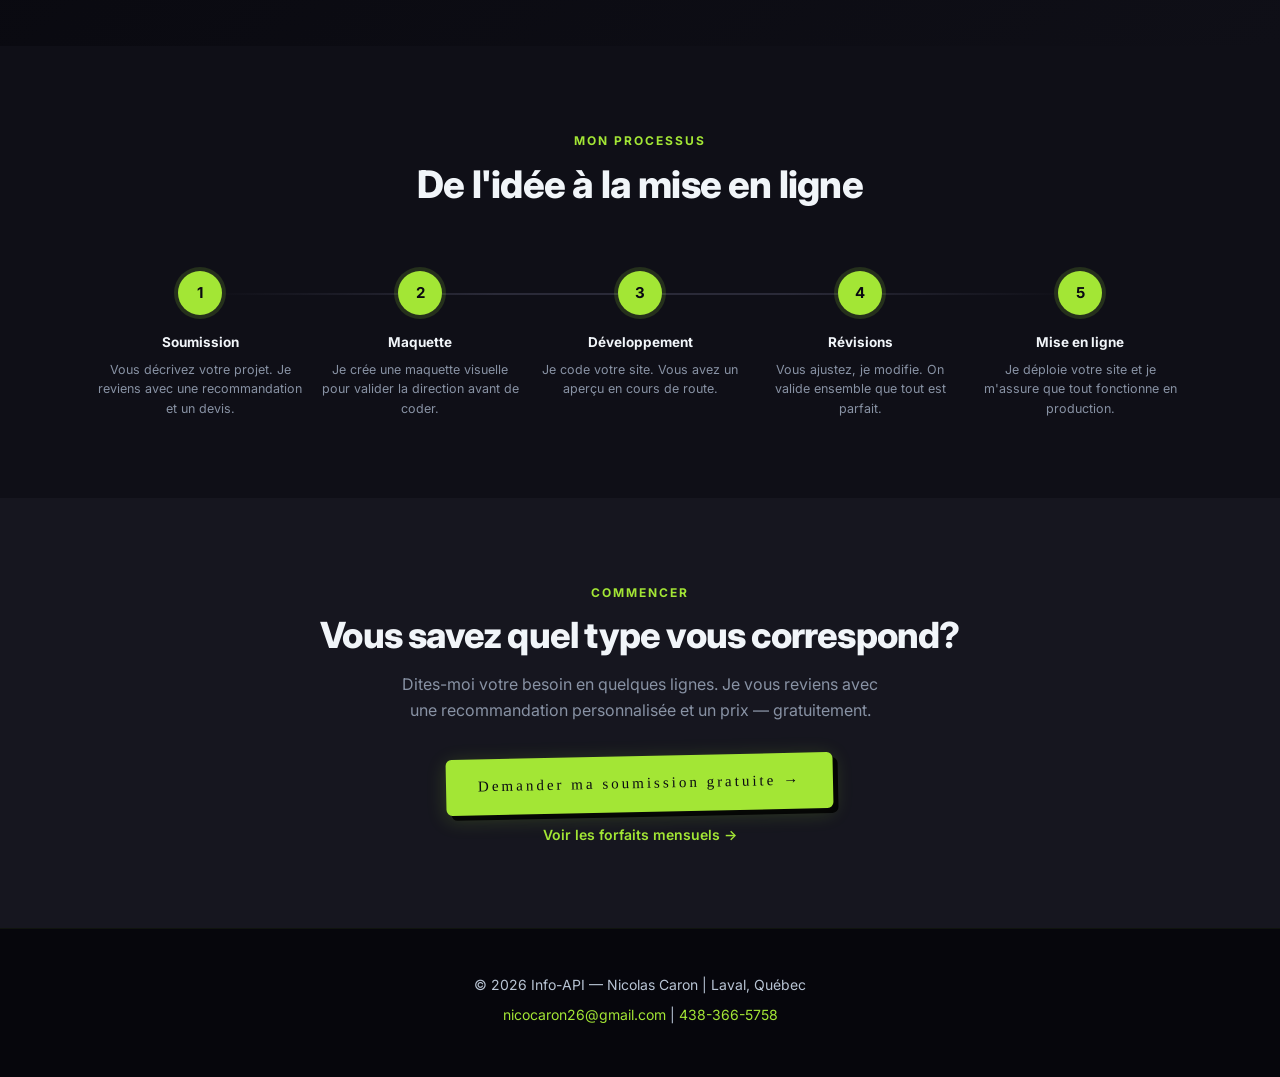
<file: sites-web.html>
<!DOCTYPE html>
<html lang="fr">
<head>
    <meta charset="UTF-8">
    <meta name="viewport" content="width=device-width, initial-scale=1.0">
    <meta name="description" content="Sites web professionnels à Laval — vitrine, restaurant, e-commerce, landing page et plus. Info-API développe votre présence en ligne.">
    <title>Sites web | Info-API</title>
    <link rel="preconnect" href="https://fonts.googleapis.com">
    <link rel="preconnect" href="https://fonts.gstatic.com" crossorigin>
    <link href="https://fonts.googleapis.com/css2?family=Inter:wght@400;500;600;700;800&family=Permanent+Marker&display=swap" rel="stylesheet">
    <link rel="stylesheet" href="css/style.css">
    <style>
    .siteweb-hero {
        padding: 148px 0 72px;
        background: linear-gradient(140deg, #06060c 0%, #0a0a12 48%, #0f0f17 100%);
        text-align: center; position: relative; overflow: hidden;
    }
    .siteweb-hero::before {
        content: ''; position: absolute; bottom: -20%; right: -5%;
        width: 600px; height: 600px;
        background: radial-gradient(circle, rgba(163,230,53,0.07) 0%, transparent 65%);
        pointer-events: none;
    }
    .siteweb-hero .container { position: relative; z-index: 1; }
    .siteweb-hero h1 { font-size: 50px; font-weight: 800; color: #fff; letter-spacing: -1.8px; margin-bottom: 16px; }
    .siteweb-hero h1 span { color: #a3e635; }
    .siteweb-hero p { font-size: 17px; color: rgba(255,255,255,0.55); max-width: 500px; margin: 0 auto; line-height: 1.65; }

    /* Pourquoi un site */
    .pourquoi-section { padding: 80px 0; background: #0f0f17; }
    .pourquoi-grid { display: grid; grid-template-columns: repeat(3, 1fr); gap: 20px; margin-top: 48px; }
    .pq-card { background: #16161f; border: 1.5px solid #2a2a38; border-radius: 16px; padding: 28px 24px; text-align: center; }
    .pq-stat { font-size: 28px; font-weight: 800; color: #a3e635; margin-top: 0; margin-bottom: 8px; }
    .pq-card h3 { font-size: 16px; font-weight: 700; color: #f1f5f9; margin-bottom: 8px; }
    .pq-card p { font-size: 13.5px; color: #8892a4; line-height: 1.6; }
    .pq-stat { font-size: 28px; font-weight: 800; color: #a3e635; margin-top: 12px; }

    /* Types de sites */
    .types-section { padding: 80px 0; background: #16161f; }
    .types-grid { display: flex; flex-direction: column; gap: 24px; margin-top: 48px; }
    .type-row {
        display: grid; grid-template-columns: 320px 1fr; gap: 32px; align-items: center;
        background: #0f0f17; border: 1.5px solid #2a2a38; border-radius: 20px; overflow: hidden;
        transition: border-color 0.25s, box-shadow 0.25s;
    }
    .type-row:hover { border-color: rgba(163,230,53,0.3); box-shadow: 0 8px 32px rgba(0,0,0,0.3); }
    .type-row:nth-child(even) { grid-template-columns: 1fr 320px; }
    .type-row:nth-child(even) .type-visual { order: 2; }
    .type-row:nth-child(even) .type-content { order: 1; }
    .type-visual {
        background: linear-gradient(135deg, #0a0a12, #16161f);
        padding: 36px 28px; display: flex; flex-direction: column; align-items: center; justify-content: center;
        min-height: 220px; text-align: center;
        border-right: 1px solid #2a2a38;
    }
    .type-visual-name { font-size: 17px; font-weight: 800; color: #fff; margin-bottom: 8px; }
    .type-badge { background: rgba(163,230,53,0.12); border: 1px solid rgba(163,230,53,0.22); color: #a3e635; font-size: 12px; font-weight: 600; padding: 4px 12px; border-radius: 100px; }
    .type-content { padding: 32px 32px 32px 0; }
    .type-row:nth-child(even) .type-content { padding: 32px 0 32px 32px; }
    .type-content h3 { font-size: 20px; font-weight: 800; color: #f1f5f9; margin-bottom: 8px; }
    .type-content .type-sub { font-size: 14px; color: #8892a4; font-style: italic; margin-bottom: 14px; }
    .type-content p { font-size: 14px; color: #cbd5e1; line-height: 1.65; margin-bottom: 16px; }
    .type-features { display: flex; flex-direction: column; gap: 7px; margin-bottom: 16px; }
    .type-features li { font-size: 13.5px; color: #cbd5e1; display: flex; align-items: flex-start; gap: 8px; }
    .type-features li::before { content: '→'; color: #a3e635; font-weight: 700; flex-shrink: 0; }
    .type-price { display: inline-flex; align-items: center; gap: 8px; background: rgba(163,230,53,0.07); border: 1px solid rgba(163,230,53,0.15); border-radius: 8px; padding: 7px 14px; }
    .type-price .price-from { font-size: 12px; color: #8892a4; }
    .type-price .price-val { font-size: 15px; font-weight: 800; color: #a3e635; }
    .type-price .price-note { font-size: 11px; color: #8892a4; }

    /* Inclus dans chaque site */
    .inclus-section { padding: 80px 0; background: linear-gradient(140deg, #06060c, #0f0f17); }
    .inclus-grid { display: grid; grid-template-columns: repeat(4, 1fr); gap: 20px; margin-top: 48px; }
    .inclus-item { text-align: center; padding: 28px 16px; }
    .inclus-num { width: 44px; height: 44px; border-radius: 50%; background: rgba(163,230,53,0.1); border: 1.5px solid rgba(163,230,53,0.22); color: #a3e635; font-size: 14px; font-weight: 800; display: flex; align-items: center; justify-content: center; margin: 0 auto 14px; }
    .inclus-item h4 { font-size: 15px; font-weight: 700; color: #fff; margin-bottom: 8px; }
    .inclus-item p { font-size: 13px; color: rgba(255,255,255,0.5); line-height: 1.55; }

    /* Comment ça se passe */
    .process-sw { padding: 80px 0; background: #0f0f17; }
    .process-sw-steps { display: grid; grid-template-columns: repeat(5, 1fr); gap: 16px; margin-top: 48px; position: relative; }
    .process-sw-steps::before {
        content: ''; position: absolute; top: 22px; left: 10%; right: 10%; height: 2px;
        background: linear-gradient(90deg, transparent, #2a2a38, #2a2a38, transparent); z-index: 0;
    }
    .psw-step { text-align: center; position: relative; z-index: 1; }
    .psw-num { width: 44px; height: 44px; border-radius: 50%; background: #a3e635; color: #0a0a12; font-size: 15px; font-weight: 700; display: flex; align-items: center; justify-content: center; margin: 0 auto 16px; box-shadow: 0 0 0 4px rgba(163,230,53,0.15); }
    .psw-step h4 { font-size: 13.5px; font-weight: 700; color: #f1f5f9; margin-bottom: 6px; }
    .psw-step p { font-size: 12.5px; color: #8892a4; line-height: 1.55; }

    /* CTA */
    .sw-cta { padding: 80px 0; background: #16161f; text-align: center; }
    .sw-cta h2 { font-size: 36px; font-weight: 800; color: #f1f5f9; letter-spacing: -0.8px; margin-bottom: 14px; }
    .sw-cta p { font-size: 16px; color: #8892a4; max-width: 480px; margin: 0 auto 32px; line-height: 1.65; }
    .cta-secondary-link { display: inline-block; margin-top: 12px; font-size: 14px; color: #a3e635; font-weight: 600; }
    .cta-secondary-link:hover { text-decoration: underline; }

    @media (max-width: 900px) {
        .pourquoi-grid { grid-template-columns: 1fr 1fr; }
        .type-row, .type-row:nth-child(even) { grid-template-columns: 1fr; }
        .type-row:nth-child(even) .type-visual { order: 0; }
        .type-row:nth-child(even) .type-content { order: 0; padding: 24px 24px; }
        .type-content { padding: 24px; }
        .type-visual { border-right: none; border-bottom: 1px solid #2a2a38; }
        .inclus-grid { grid-template-columns: 1fr 1fr; }
        .process-sw-steps { grid-template-columns: 1fr 1fr; }
        .process-sw-steps::before { display: none; }
    }
    @media (max-width: 600px) {
        .siteweb-hero h1 { font-size: 34px; }
        .pourquoi-grid { grid-template-columns: 1fr; }
        .process-sw-steps { grid-template-columns: 1fr; }
    }
    </style>
</head>
<body>

    <nav class="navbar">
        <div class="container">
            <a href="index.html" class="logo" aria-label="Info-API — Accueil">
                <img src="images/logo.png" alt="Info-API" class="nav-logo">
            </a>
            <button class="hamburger" id="hamburger" aria-label="Menu">
                <span></span><span></span><span></span>
            </button>
        </div>
    </nav>

    <!-- OVERLAY MENU -->
    <div class="nav-overlay" id="navOverlay">
        <div class="nav-overlay-inner">
            <ul class="overlay-links">
                <li><a href="index.html">Accueil</a></li>
                <li>
                    <button class="overlay-dd-trigger">Services <span class="ov-arrow">+</span></button>
                    <ul class="overlay-sub">
                        <li><a href="sites-web.html">Sites web</a></li>
                        <li><a href="automatisation.html">Solutions sur mesure</a></li>
                        <li><a href="services.html">Forfaits entreprise</a></li>
                    </ul>
                </li>
                <li><a href="apropos.html">À propos</a></li>
                <li><a href="projets.html">Projets</a></li>
            </ul>
            <a href="soumission.html" class="overlay-cta">Prendre RDV Gratuitement</a>
        </div>
    </div>

    <!-- HERO -->
    <section class="siteweb-hero">
        <div class="container">
            <span class="section-tag" style="color:#a3e635;margin-bottom:14px;display:inline-block;">Sites web professionnels</span>
            <h1>Votre présence en ligne,<br><span>enfin à votre image</span></h1>
            <p>Un site web qui représente bien votre entreprise, qui donne confiance à vos clients et qui travaille pour vous 24h/24.</p>
        </div>
    </section>

    <!-- POURQUOI UN SITE -->
    <section class="pourquoi-section fade-section">
        <div class="container">
            <div style="text-align:center;max-width:560px;margin:0 auto 0;">
                <span class="section-tag">Pourquoi c'est important</span>
                <h2 class="section-header">Vos clients cherchent avant de vous appeler</h2>
                <p class="section-sub">Sans présence en ligne, une grande partie de vos clients potentiels vous passent sous le nez.</p>
            </div>
            <div class="pourquoi-grid">
                <div class="pq-card">

                    <h3>Les gens cherchent en ligne d'abord</h3>
                    <p>Avant de faire confiance à une entreprise, vos clients potentiels vérifient votre présence web.</p>
                    <div class="pq-stat">97%</div>
                    <p style="font-size:12px;color:#94a3b8;margin-top:4px;">des consommateurs cherchent localement en ligne avant d'acheter</p>
                </div>
                <div class="pq-card">

                    <h3>Disponible 24h/24, 7j/7</h3>
                    <p>Votre site répond aux questions, collecte des leads et présente vos services même quand vous dormez.</p>
                    <div class="pq-stat">24/7</div>
                    <p style="font-size:12px;color:#94a3b8;margin-top:4px;">sans que vous ayez à décrocher le téléphone</p>
                </div>
                <div class="pq-card">

                    <h3>Première impression en 3 secondes</h3>
                    <p>Un site professionnel rassure immédiatement. Un site amateur (ou absent) fait fuir.</p>
                    <div class="pq-stat">3 sec</div>
                    <p style="font-size:12px;color:#94a3b8;margin-top:4px;">le temps qu'un visiteur décide de rester ou partir</p>
                </div>
            </div>
        </div>
    </section>

    <!-- TYPES DE SITES -->
    <section class="types-section fade-section">
        <div class="container">
            <div style="text-align:center;max-width:600px;margin:0 auto 0;">
                <span class="section-tag">Types de sites</span>
                <h2 class="section-header">Quel type correspond à votre besoin?</h2>
                <p class="section-sub">Chaque type de site a un objectif précis. Je vous guide vers le bon choix.</p>
            </div>
            <div class="types-grid">

                <!-- Vitrine -->
                <div class="type-row">
                    <div class="type-visual">
                        <div class="img-ph" style="width:100%;height:120px;border-radius:8px;margin-bottom:14px;">
                            <div class="img-ph-icon"></div>
                            <span class="img-ph-label">Capture d'écran</span>
                        </div>
                        <div class="type-visual-name">Site vitrine</div>
                        <span class="type-badge">Le plus populaire</span>
                    </div>
                    <div class="type-content">
                        <h3>Site vitrine corporatif</h3>
                        <p class="type-sub">Idéal pour: entrepreneurs, PME, professionnels de service</p>
                        <p>Votre carte de visite numérique. Présente qui vous êtes, ce que vous faites, comment vous contacter. Simple, professionnel, efficace.</p>
                        <ul class="type-features">
                            <li>Page d'accueil, À propos, Services, Contact</li>
                            <li>Formulaire de contact ou de soumission</li>
                            <li>Adapté mobile et rapide à charger</li>
                            <li>Optimisé pour Google (SEO local)</li>
                        </ul>
                        <div class="type-price">
                            <span class="price-from">À partir de</span>
                            <span class="price-val">699$</span>
                            <span class="price-note">livraison 2–3 semaines</span>
                        </div>
                    </div>
                </div>

                <!-- Restaurant -->
                <div class="type-row">
                    <div class="type-visual">
                        <div class="img-ph" style="width:100%;height:120px;border-radius:8px;margin-bottom:14px;">
                            <div class="img-ph-icon"></div>
                            <span class="img-ph-label">Capture d'écran</span>
                        </div>
                        <div class="type-visual-name">Restaurant / Café</div>
                        <span class="type-badge">Spécialisé</span>
                    </div>
                    <div class="type-content">
                        <h3>Site pour restaurant ou café</h3>
                        <p class="type-sub">Idéal pour: restaurants, brasseries, cafés, traiteurs</p>
                        <p>Menu en ligne, réservations, horaires — tout ce qu'un client cherche avant de venir. Conçu pour donner envie et faciliter la décision.</p>
                        <ul class="type-features">
                            <li>Menu en ligne mis à jour facilement</li>
                            <li>Système de réservation en ligne</li>
                            <li>Galerie de photos et ambiance</li>
                            <li>Intégration Google Maps et horaires</li>
                        </ul>
                        <div class="type-price">
                            <span class="price-from">À partir de</span>
                            <span class="price-val">899$</span>
                            <span class="price-note">livraison 2–4 semaines</span>
                        </div>
                    </div>
                </div>

                <!-- Landing page -->
                <div class="type-row">
                    <div class="type-visual">
                        <div class="img-ph" style="width:100%;height:120px;border-radius:8px;margin-bottom:14px;">
                            <div class="img-ph-icon"></div>
                            <span class="img-ph-label">Capture d'écran</span>
                        </div>
                        <div class="type-visual-name">Landing page</div>
                        <span class="type-badge">Conversion</span>
                    </div>
                    <div class="type-content">
                        <h3>Page de vente ou de capture</h3>
                        <p class="type-sub">Idéal pour: promotions, campagnes publicitaires, offres spéciales</p>
                        <p>Une seule page, un seul objectif : convaincre le visiteur d'agir. Conçue pour maximiser les conversions sur une publicité Facebook ou Google.</p>
                        <ul class="type-features">
                            <li>Structure psychologique de vente éprouvée</li>
                            <li>Formulaire de capture ou achat intégré</li>
                            <li>Chargement ultra-rapide pour les publicités</li>
                            <li>Suivi de performance (conversions)</li>
                        </ul>
                        <div class="type-price">
                            <span class="price-from">À partir de</span>
                            <span class="price-val">499$</span>
                            <span class="price-note">livraison 1–2 semaines</span>
                        </div>
                    </div>
                </div>

                <!-- E-commerce -->
                <div class="type-row">
                    <div class="type-visual">
                        <div class="img-ph" style="width:100%;height:120px;border-radius:8px;margin-bottom:14px;">
                            <div class="img-ph-icon"></div>
                            <span class="img-ph-label">Capture d'écran</span>
                        </div>
                        <div class="type-visual-name">Boutique en ligne</div>
                        <span class="type-badge">E-commerce</span>
                    </div>
                    <div class="type-content">
                        <h3>Boutique e-commerce</h3>
                        <p class="type-sub">Idéal pour: boutiques, artisans, créateurs, détaillants</p>
                        <p>Vendez vos produits en ligne avec un système de paiement sécurisé, gestion des stocks et commandes. Votre boutique ouverte à toute heure.</p>
                        <ul class="type-features">
                            <li>Catalogue de produits avec photos et descriptions</li>
                            <li>Paiement sécurisé (Stripe, PayPal)</li>
                            <li>Gestion des commandes et des stocks</li>
                            <li>Confirmation par courriel automatique</li>
                        </ul>
                        <div class="type-price">
                            <span class="price-from">À partir de</span>
                            <span class="price-val">1 499$</span>
                            <span class="price-note">livraison 4–6 semaines</span>
                        </div>
                    </div>
                </div>

                <!-- Site informatif -->
                <div class="type-row">
                    <div class="type-visual">
                        <div class="img-ph" style="width:100%;height:120px;border-radius:8px;margin-bottom:14px;">
                            <div class="img-ph-icon"></div>
                            <span class="img-ph-label">Capture d'écran</span>
                        </div>
                        <div class="type-visual-name">Site informatif</div>
                        <span class="type-badge">Contenu</span>
                    </div>
                    <div class="type-content">
                        <h3>Site de contenu ou informatif</h3>
                        <p class="type-sub">Idéal pour: cliniques, avocats, conseillers, associations</p>
                        <p>Informez vos clients, partagez votre expertise, répondez aux questions fréquentes avant même qu'elles soient posées.</p>
                        <ul class="type-features">
                            <li>Structure claire avec sections de contenu</li>
                            <li>FAQ intégrée pour réduire les appels</li>
                            <li>Blog ou section actualités (optionnel)</li>
                            <li>Formulaire de prise de rendez-vous</li>
                        </ul>
                        <div class="type-price">
                            <span class="price-from">À partir de</span>
                            <span class="price-val">799$</span>
                            <span class="price-note">livraison 2–3 semaines</span>
                        </div>
                    </div>
                </div>

                <!-- Interne -->
                <div class="type-row">
                    <div class="type-visual">
                        <div class="img-ph" style="width:100%;height:120px;border-radius:8px;margin-bottom:14px;">
                            <div class="img-ph-icon"></div>
                            <span class="img-ph-label">Capture d'écran</span>
                        </div>
                        <div class="type-visual-name">Outil interne</div>
                        <span class="type-badge">Sur mesure</span>
                    </div>
                    <div class="type-content">
                        <h3>Application ou outil interne</h3>
                        <p class="type-sub">Idéal pour: équipes, gestionnaires, entreprises avec processus complexes</p>
                        <p>Un portail privé pour votre équipe : tableau de bord, gestion de projets, suivi des employés ou des clients — selon vos besoins.</p>
                        <ul class="type-features">
                            <li>Accès sécurisé avec connexion par employé</li>
                            <li>Tableau de bord personnalisé</li>
                            <li>Gestion de données et de formulaires</li>
                            <li>Interface simple, conçue pour l'usage quotidien</li>
                        </ul>
                        <div class="type-price">
                            <span class="price-from">Sur devis</span>
                            <span class="price-val">1 999$+</span>
                            <span class="price-note">selon la complexité</span>
                        </div>
                    </div>
                </div>

            </div>
        </div>
    </section>

    <!-- INCLUS DANS CHAQUE SITE -->
    <section class="inclus-section fade-section">
        <div class="container">
            <div style="text-align:center;max-width:560px;margin:0 auto 0;">
                <span class="section-tag" style="color:#a3e635;">Inclus par défaut</span>
                <h2 class="section-header" style="color:#fff;">Ce que vous obtenez toujours</h2>
                <p class="section-sub" style="color:rgba(255,255,255,0.6);">Sans supplément, sans surprise.</p>
            </div>
            <div class="inclus-grid">
                <div class="inclus-item">
                    <div class="inclus-num">01</div>
                    <h4>Adapté mobile</h4>
                    <p>Parfait sur téléphone, tablette et ordinateur. Aucun compromis visuel.</p>
                </div>
                <div class="inclus-item">
                    <div class="inclus-num">02</div>
                    <h4>Chargement rapide</h4>
                    <p>Code optimisé pour un chargement en moins de 2 secondes. Google apprécie ça.</p>
                </div>
                <div class="inclus-item">
                    <div class="inclus-num">03</div>
                    <h4>SEO de base</h4>
                    <p>Balises, descriptions, structure — les fondations pour que Google vous trouve.</p>
                </div>
                <div class="inclus-item">
                    <div class="inclus-num">04</div>
                    <h4>Certificat SSL</h4>
                    <p>Connexion sécurisée (cadenas dans le navigateur). Obligatoire pour la confiance.</p>
                </div>
                <div class="inclus-item">
                    <div class="inclus-num">05</div>
                    <h4>Révisions incluses</h4>
                    <p>2 rondes de révisions comprises dans le prix. On ajuste jusqu'à ce que ce soit parfait.</p>
                </div>
                <div class="inclus-item">
                    <div class="inclus-num">06</div>
                    <h4>Guide de mise à jour</h4>
                    <p>Vous recevez un document simple pour modifier votre contenu vous-même si vous le souhaitez.</p>
                </div>
                <div class="inclus-item">
                    <div class="inclus-num">07</div>
                    <h4>Tests complets</h4>
                    <p>Testé sur les navigateurs principaux et plusieurs tailles d'écran avant la livraison.</p>
                </div>
                <div class="inclus-item">
                    <div class="inclus-num">08</div>
                    <h4>Support post-livraison</h4>
                    <p>30 jours de support inclus après la mise en ligne pour les ajustements mineurs.</p>
                </div>
            </div>
        </div>
    </section>

    <!-- COMMENT ÇA SE PASSE -->
    <section class="process-sw fade-section">
        <div class="container">
            <div style="text-align:center;max-width:560px;margin:0 auto 0;">
                <span class="section-tag">Mon processus</span>
                <h2 class="section-header">De l'idée à la mise en ligne</h2>
            </div>
            <div class="process-sw-steps">
                <div class="psw-step">
                    <div class="psw-num">1</div>
                    <h4>Soumission</h4>
                    <p>Vous décrivez votre projet. Je reviens avec une recommandation et un devis.</p>
                </div>
                <div class="psw-step">
                    <div class="psw-num">2</div>
                    <h4>Maquette</h4>
                    <p>Je crée une maquette visuelle pour valider la direction avant de coder.</p>
                </div>
                <div class="psw-step">
                    <div class="psw-num">3</div>
                    <h4>Développement</h4>
                    <p>Je code votre site. Vous avez un aperçu en cours de route.</p>
                </div>
                <div class="psw-step">
                    <div class="psw-num">4</div>
                    <h4>Révisions</h4>
                    <p>Vous ajustez, je modifie. On valide ensemble que tout est parfait.</p>
                </div>
                <div class="psw-step">
                    <div class="psw-num">5</div>
                    <h4>Mise en ligne</h4>
                    <p>Je déploie votre site et je m'assure que tout fonctionne en production.</p>
                </div>
            </div>
        </div>
    </section>

    <!-- CTA -->
    <section class="sw-cta fade-section">
        <div class="container">
            <span class="section-tag">Commencer</span>
            <h2>Vous savez quel type vous correspond?</h2>
            <p>Dites-moi votre besoin en quelques lignes. Je vous reviens avec une recommandation personnalisée et un prix — gratuitement.</p>
            <a href="soumission.html" class="btn-primary">Demander ma soumission gratuite →</a>
            <br>
            <a href="services.html" class="cta-secondary-link">Voir les forfaits mensuels →</a>
        </div>
    </section>

    <footer>
        <div class="container">
            <p>© 2026 Info-API — Nicolas Caron | Laval, Québec</p>
            <p><a href="mailto:nicocaron26@gmail.com">nicocaron26@gmail.com</a> | <a href="tel:4383665758">438-366-5758</a></p>
        </div>
    </footer>

    <script src="js/main.js"></script>
</body>
</html>
</file>
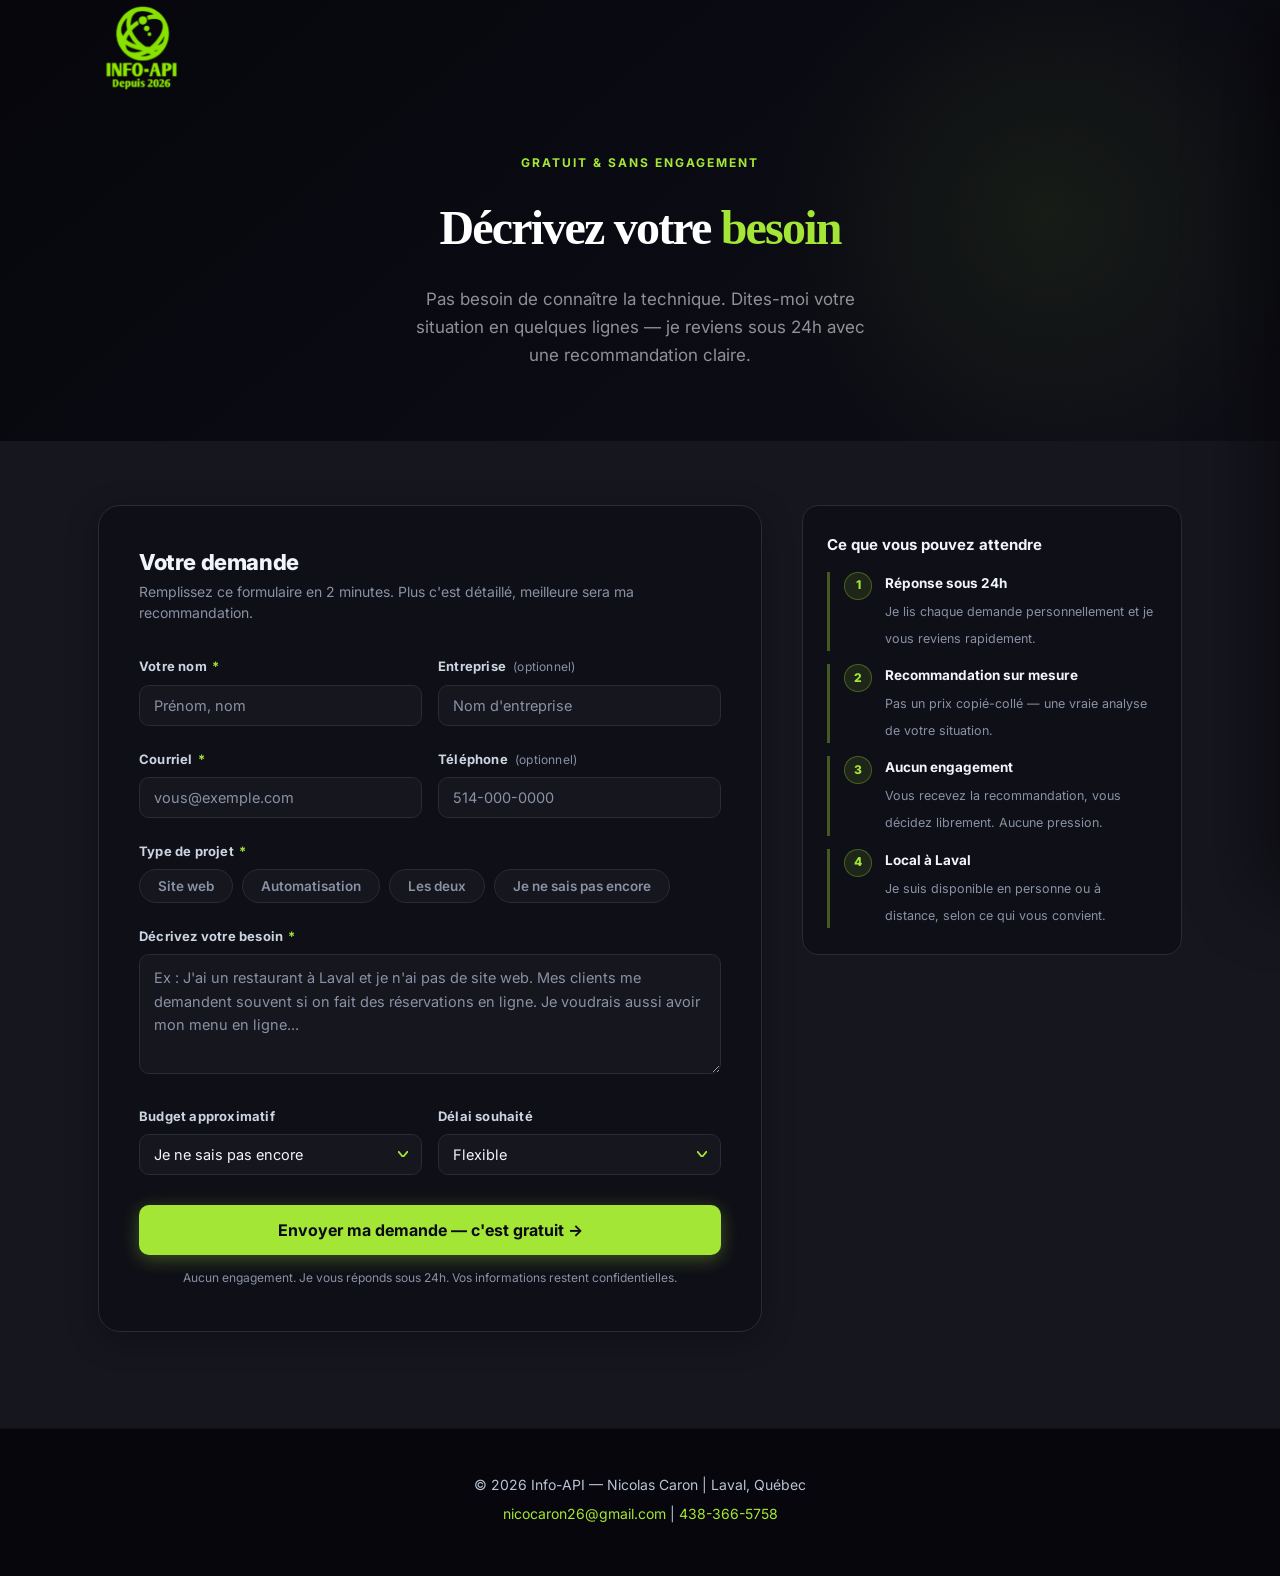
<file: soumission.html>
<!DOCTYPE html>
<html lang="fr">
<head>
    <meta charset="UTF-8">
    <meta name="viewport" content="width=device-width, initial-scale=1.0">
    <meta name="description" content="Demandez une soumission gratuite à Info-API — sites web et automatisation à Laval.">
    <title>Soumission gratuite | Info-API</title>
    <link rel="preconnect" href="https://fonts.googleapis.com">
    <link rel="preconnect" href="https://fonts.gstatic.com" crossorigin>
    <link href="https://fonts.googleapis.com/css2?family=Inter:wght@400;500;600;700;800&family=Permanent+Marker&display=swap" rel="stylesheet">
    <link rel="stylesheet" href="css/style.css">
    <style>
    .soumission-hero {
        padding: 148px 0 72px;
        background: linear-gradient(140deg, #06060c 0%, #0a0a12 48%, #0f0f17 100%);
        text-align: center; position: relative; overflow: hidden;
    }
    .soumission-hero::before {
        content: ''; position: absolute; top: -20%; right: -5%;
        width: 600px; height: 600px;
        background: radial-gradient(circle, rgba(163,230,53,0.07) 0%, transparent 65%);
        pointer-events: none;
    }
    .soumission-hero .container { position: relative; z-index: 1; }
    .soumission-hero h1 { font-size: 48px; font-weight: 800; color: #fff; letter-spacing: -1.8px; margin-bottom: 16px; }
    .soumission-hero h1 span { color: #a3e635; }
    .soumission-hero p { font-size: 17px; color: rgba(255,255,255,0.55); max-width: 480px; margin: 0 auto; line-height: 1.65; }

    /* Layout */
    .soumission-body { padding: 64px 0 96px; background: #16161f; }
    .soumission-grid {
        display: grid; grid-template-columns: 1fr 380px; gap: 40px; align-items: start;
    }

    /* Formulaire */
    .form-card {
        background: #0f0f17; border: 1.5px solid #2a2a38;
        border-radius: 22px; padding: 44px 40px;
        box-shadow: 0 8px 32px rgba(0,0,0,0.3);
    }
    .form-card h2 { font-size: 22px; font-weight: 800; color: #f1f5f9; margin-bottom: 6px; letter-spacing: -0.4px; }
    .form-card .form-sub { font-size: 14px; color: #8892a4; margin-bottom: 32px; line-height: 1.5; }
    .form-group { margin-bottom: 22px; }
    .form-row { display: grid; grid-template-columns: 1fr 1fr; gap: 16px; margin-bottom: 22px; }
    label { display: block; font-size: 13px; font-weight: 700; color: #cbd5e1; margin-bottom: 7px; letter-spacing: 0.2px; }
    label .req { color: #a3e635; margin-left: 2px; }
    label .opt { color: #8892a4; font-weight: 400; margin-left: 4px; font-size: 12px; }
    input[type="text"], input[type="email"], input[type="tel"], select, textarea {
        width: 100%; padding: 11px 14px;
        border: 1.5px solid #2a2a38; border-radius: 10px;
        font-family: inherit; font-size: 14.5px; color: #f1f5f9;
        background: #16161f; outline: none;
        transition: border-color 0.2s, box-shadow 0.2s, background-color 0.2s;
    }
    input:focus, select:focus, textarea:focus {
        border-color: #a3e635; background: #1e1e2a;
        box-shadow: 0 0 0 3px rgba(163,230,53,0.1);
    }
    input::placeholder, textarea::placeholder { color: #8892a4; }
    textarea { resize: vertical; min-height: 120px; line-height: 1.6; }
    select { cursor: pointer; -webkit-appearance: none; appearance: none; padding-right: 38px; }
    .select-wrap { position: relative; display: block; }
    .select-wrap::after {
        content: '';
        position: absolute; right: 14px; top: 50%;
        transform: translateY(-50%);
        width: 10px; height: 6px; pointer-events: none;
        background: url("data:image/svg+xml,%3Csvg xmlns='http://www.w3.org/2000/svg' width='10' height='6'%3E%3Cpolyline points='0,0 5,6 10,0' fill='none' stroke='%23a3e635' stroke-width='1.8' stroke-linecap='round' stroke-linejoin='round'/%3E%3C/svg%3E") center/contain no-repeat;
        transition: transform 0.22s ease;
    }
    .select-wrap.open::after { transform: translateY(-50%) rotate(180deg); }
    /* Chips de type de projet */
    .type-chips { display: flex; flex-wrap: wrap; gap: 9px; }
    .type-chip {
        padding: 8px 18px; border-radius: 100px;
        border: 1.5px solid #2a2a38; background: #16161f;
        font-size: 13.5px; font-weight: 600; color: #8892a4;
        cursor: pointer; transition: all 0.18s; white-space: nowrap;
        font-family: inherit;
    }
    .type-chip:hover { border-color: #a3e635; color: #a3e635; }
    .type-chip.selected { background: #a3e635; border-color: #a3e635; color: #0a0a12; }
    input[name="type_projet"] { display: none; }
    /* Submit */
    .form-submit {
        width: 100%; padding: 15px; border-radius: 10px;
        background: #a3e635; color: #0a0a12; border: none;
        font-family: inherit; font-size: 16px; font-weight: 700;
        cursor: pointer; transition: background 0.2s, transform 0.15s, box-shadow 0.2s;
        box-shadow: 0 4px 18px rgba(163,230,53,0.32); margin-top: 8px;
    }
    .form-submit:hover { background: #bef264; transform: translateY(-2px); box-shadow: 0 8px 28px rgba(163,230,53,0.4); }
    .form-legal { font-size: 12px; color: #8892a4; text-align: center; margin-top: 14px; line-height: 1.5; }

    /* État succès */
    .success-state {
        display: none; text-align: center; padding: 20px 0;
    }
    .success-state .success-icon { font-size: 56px; margin-bottom: 20px; }
    .success-state h3 { font-size: 24px; font-weight: 800; color: #f1f5f9; margin-bottom: 12px; }
    .success-state p { font-size: 15px; color: #8892a4; line-height: 1.65; margin-bottom: 28px; max-width: 380px; margin-left: auto; margin-right: auto; }
    .success-state a { display: inline-block; padding: 12px 28px; background: #a3e635; color: #0a0a12; border-radius: 8px; font-weight: 700; font-size: 14px; transition: background 0.2s; }
    .success-state a:hover { background: #bef264; }

    /* Sidebar info */
    .soumission-sidebar { display: flex; flex-direction: column; gap: 18px; }
    .sidebar-block {
        background: #0f0f17; border: 1.5px solid #2a2a38;
        border-radius: 16px; padding: 26px 24px;
    }
    .sidebar-block h4 { font-size: 15px; font-weight: 700; color: #f1f5f9; margin-bottom: 14px; }
    .sidebar-promise { display: flex; flex-direction: column; gap: 13px; }
    .sp-item { display: flex; align-items: flex-start; gap: 13px; }
    .sp-item { border-left: 3px solid rgba(163,230,53,0.35); padding-left: 14px; }
    .sp-num { width: 28px; height: 28px; border-radius: 50%; background: rgba(163,230,53,0.1); border: 1.5px solid rgba(163,230,53,0.3); color: #a3e635; font-size: 12px; font-weight: 800; display: flex; align-items: center; justify-content: center; flex-shrink: 0; }
    .sp-text strong { display: block; font-size: 13.5px; font-weight: 700; color: #f1f5f9; margin-bottom: 2px; }
    .sp-text span { font-size: 12.5px; color: #8892a4; line-height: 1.45; }
    .sidebar-temoignage { background: #0a0a12; }
    .temo-stars { font-size: 14px; letter-spacing: 1px; margin-bottom: 10px; }
    .temo-quote { font-size: 13.5px; color: #cbd5e1; font-style: italic; line-height: 1.65; margin-bottom: 14px; }
    .temo-client { display: flex; align-items: center; gap: 10px; }
    .temo-av { width: 36px; height: 36px; border-radius: 50%; background: rgba(163,230,53,0.12); border: 1.5px solid rgba(163,230,53,0.25); display: flex; align-items: center; justify-content: center; font-size: 12px; font-weight: 700; color: #a3e635; flex-shrink: 0; }
    .temo-name { font-size: 13px; font-weight: 700; color: #f1f5f9; }
    .temo-info { font-size: 12px; color: #8892a4; }
    .temo-cert { display: inline-flex; align-items: center; gap: 3px; background: rgba(163,230,53,0.1); border: 1px solid rgba(163,230,53,0.22); color: #a3e635; font-size: 10px; font-weight: 600; padding: 2px 7px; border-radius: 100px; margin-left: 5px; }

    @media (max-width: 900px) {
        .soumission-grid { grid-template-columns: 1fr; }
        .soumission-sidebar { order: -1; display: grid; grid-template-columns: 1fr 1fr; gap: 16px; }
    }
    @media (max-width: 600px) {
        .soumission-hero h1 { font-size: 34px; }
        .form-card { padding: 28px 22px; }
        .form-row { grid-template-columns: 1fr; gap: 0; }
        .soumission-sidebar { grid-template-columns: 1fr; }
    }
    </style>
</head>
<body>

    <nav class="navbar">
        <div class="container">
            <a href="index.html" class="logo" aria-label="Info-API — Accueil">
                <img src="images/logo.png" alt="Info-API" class="nav-logo">
            </a>
            <button class="hamburger" id="hamburger" aria-label="Menu">
                <span></span><span></span><span></span>
            </button>
        </div>
    </nav>

    <!-- OVERLAY MENU -->
    <div class="nav-overlay" id="navOverlay">
        <div class="nav-overlay-inner">
            <ul class="overlay-links">
                <li><a href="index.html">Accueil</a></li>
                <li>
                    <button class="overlay-dd-trigger">Services <span class="ov-arrow">+</span></button>
                    <ul class="overlay-sub">
                        <li><a href="sites-web.html">Sites web</a></li>
                        <li><a href="automatisation.html">Solutions sur mesure</a></li>
                        <li><a href="services.html">Forfaits entreprise</a></li>
                    </ul>
                </li>
                <li><a href="apropos.html">À propos</a></li>
                <li><a href="projets.html">Projets</a></li>
            </ul>
            <a href="soumission.html" class="overlay-cta">Prendre RDV Gratuitement</a>
        </div>
    </div>

    <section class="soumission-hero">
        <div class="container">
            <span class="section-tag" style="color:#a3e635;margin-bottom:14px;display:inline-block;">Gratuit & sans engagement</span>
            <h1>Décrivez votre <span>besoin</span></h1>
            <p>Pas besoin de connaître la technique. Dites-moi votre situation en quelques lignes — je reviens sous 24h avec une recommandation claire.</p>
        </div>
    </section>

    <section class="soumission-body">
        <div class="container">
            <div class="soumission-grid">

                <!-- FORMULAIRE -->
                <div class="form-card">
                    <h2>Votre demande</h2>
                    <p class="form-sub">Remplissez ce formulaire en 2 minutes. Plus c'est détaillé, meilleure sera ma recommandation.</p>

                    <div id="formWrap">
                        <form id="soumissionForm" novalidate>
                            <!-- Nom & Email -->
                            <div class="form-row">
                                <div>
                                    <label for="nom">Votre nom <span class="req">*</span></label>
                                    <input type="text" id="nom" name="nom" placeholder="Prénom, nom" required>
                                </div>
                                <div>
                                    <label for="entreprise">Entreprise <span class="opt">(optionnel)</span></label>
                                    <input type="text" id="entreprise" name="entreprise" placeholder="Nom d'entreprise">
                                </div>
                            </div>
                            <div class="form-row">
                                <div>
                                    <label for="email">Courriel <span class="req">*</span></label>
                                    <input type="email" id="email" name="email" placeholder="vous@exemple.com" required>
                                </div>
                                <div>
                                    <label for="telephone">Téléphone <span class="opt">(optionnel)</span></label>
                                    <input type="tel" id="telephone" name="telephone" placeholder="514-000-0000">
                                </div>
                            </div>

                            <!-- Type de projet -->
                            <div class="form-group">
                                <label>Type de projet <span class="req">*</span></label>
                                <div class="type-chips">
                                    <button type="button" class="type-chip" data-val="Site web">Site web</button>
                                    <button type="button" class="type-chip" data-val="Automatisation">Automatisation</button>
                                    <button type="button" class="type-chip" data-val="Les deux">Les deux</button>
                                    <button type="button" class="type-chip" data-val="Je ne sais pas encore">Je ne sais pas encore</button>
                                </div>
                                <input type="hidden" name="type_projet" id="typeProjet">
                            </div>

                            <!-- Description -->
                            <div class="form-group">
                                <label for="description">Décrivez votre besoin <span class="req">*</span></label>
                                <textarea id="description" name="description" required
                                    placeholder="Ex : J'ai un restaurant à Laval et je n'ai pas de site web. Mes clients me demandent souvent si on fait des réservations en ligne. Je voudrais aussi avoir mon menu en ligne..."></textarea>
                            </div>

                            <!-- Budget & Délai -->
                            <div class="form-row">
                                <div>
                                    <label for="budget">Budget approximatif</label>
                                    <select id="budget" name="budget">
                                        <option value="">Je ne sais pas encore</option>
                                        <option value="Moins de 500$">Moins de 500$</option>
                                        <option value="500$ – 1 000$">500$ – 1 000$</option>
                                        <option value="1 000$ – 2 000$">1 000$ – 2 000$</option>
                                        <option value="2 000$ – 5 000$">2 000$ – 5 000$</option>
                                        <option value="Plus de 5 000$">Plus de 5 000$</option>
                                    </select>
                                </div>
                                <div>
                                    <label for="delai">Délai souhaité</label>
                                    <select id="delai" name="delai">
                                        <option value="">Flexible</option>
                                        <option value="Le plus tôt possible">Le plus tôt possible</option>
                                        <option value="Dans 1 mois">Dans 1 mois</option>
                                        <option value="Dans 2-3 mois">Dans 2-3 mois</option>
                                        <option value="Sans pression">Sans pression</option>
                                    </select>
                                </div>
                            </div>

                            <button type="submit" class="form-submit">Envoyer ma demande — c'est gratuit →</button>
                            <p class="form-legal">Aucun engagement. Je vous réponds sous 24h. Vos informations restent confidentielles.</p>
                        </form>
                    </div>

                    <!-- Succès -->
                    <div class="success-state" id="successState">
                        <div class="success-icon">✅</div>
                        <h3>Demande reçue!</h3>
                        <p>Merci! Je vous reviens personnellement sous <strong>24 heures</strong> avec mes recommandations adaptées à votre situation.</p>
                        <a href="index.html">Retour à l'accueil</a>
                    </div>
                </div>

                <!-- SIDEBAR -->
                <div class="soumission-sidebar">
                    <div class="sidebar-block">
                        <h4>Ce que vous pouvez attendre</h4>
                        <div class="sidebar-promise">
                            <div class="sp-item">
                                <div class="sp-num">1</div>
                                <div class="sp-text">
                                    <strong>Réponse sous 24h</strong>
                                    <span>Je lis chaque demande personnellement et je vous reviens rapidement.</span>
                                </div>
                            </div>
                            <div class="sp-item">
                                <div class="sp-num">2</div>
                                <div class="sp-text">
                                    <strong>Recommandation sur mesure</strong>
                                    <span>Pas un prix copié-collé — une vraie analyse de votre situation.</span>
                                </div>
                            </div>
                            <div class="sp-item">
                                <div class="sp-num">3</div>
                                <div class="sp-text">
                                    <strong>Aucun engagement</strong>
                                    <span>Vous recevez la recommandation, vous décidez librement. Aucune pression.</span>
                                </div>
                            </div>
                            <div class="sp-item">
                                <div class="sp-num">4</div>
                                <div class="sp-text">
                                    <strong>Local à Laval</strong>
                                    <span>Je suis disponible en personne ou à distance, selon ce qui vous convient.</span>
                                </div>
                            </div>
                        </div>
                    </div>
                </div>

            </div>
        </div>
    </section>

    <footer>
        <div class="container">
            <p>© 2026 Info-API — Nicolas Caron | Laval, Québec</p>
            <p><a href="mailto:nicocaron26@gmail.com">nicocaron26@gmail.com</a> | <a href="tel:4383665758">438-366-5758</a></p>
        </div>
    </footer>

    <script src="js/main.js"></script>
    <script>
    /* Flèche select rotative */
    document.querySelectorAll('select').forEach(sel => {
        const wrap = document.createElement('div');
        wrap.className = 'select-wrap';
        sel.parentNode.insertBefore(wrap, sel);
        wrap.appendChild(sel);
        sel.addEventListener('mousedown', () => wrap.classList.toggle('open'));
        sel.addEventListener('blur', () => wrap.classList.remove('open'));
        sel.addEventListener('change', () => wrap.classList.remove('open'));
    });

    /* Chips type de projet */
    document.querySelectorAll('.type-chip').forEach(chip => {
        chip.addEventListener('click', () => {
            document.querySelectorAll('.type-chip').forEach(c => c.classList.remove('selected'));
            chip.classList.add('selected');
            document.getElementById('typeProjet').value = chip.dataset.val;
        });
    });

    /* Soumission formulaire */
    document.getElementById('soumissionForm').addEventListener('submit', function(e) {
        e.preventDefault();
        const nom = document.getElementById('nom').value.trim();
        const email = document.getElementById('email').value.trim();
        const desc = document.getElementById('description').value.trim();
        if (!nom || !email || !desc) {
            alert('Veuillez remplir les champs obligatoires (nom, courriel et description).');
            return;
        }
        /* Quand le site sera déployé, remplacez cet effet JS par :
           <form action="https://formsubmit.co/nicocaron26@gmail.com" method="POST"> */
        document.getElementById('formWrap').style.display = 'none';
        document.getElementById('successState').style.display = 'block';
        window.scrollTo({ top: document.getElementById('successState').offsetTop - 120, behavior: 'smooth' });
    });
    </script>
</body>
</html>
</file>
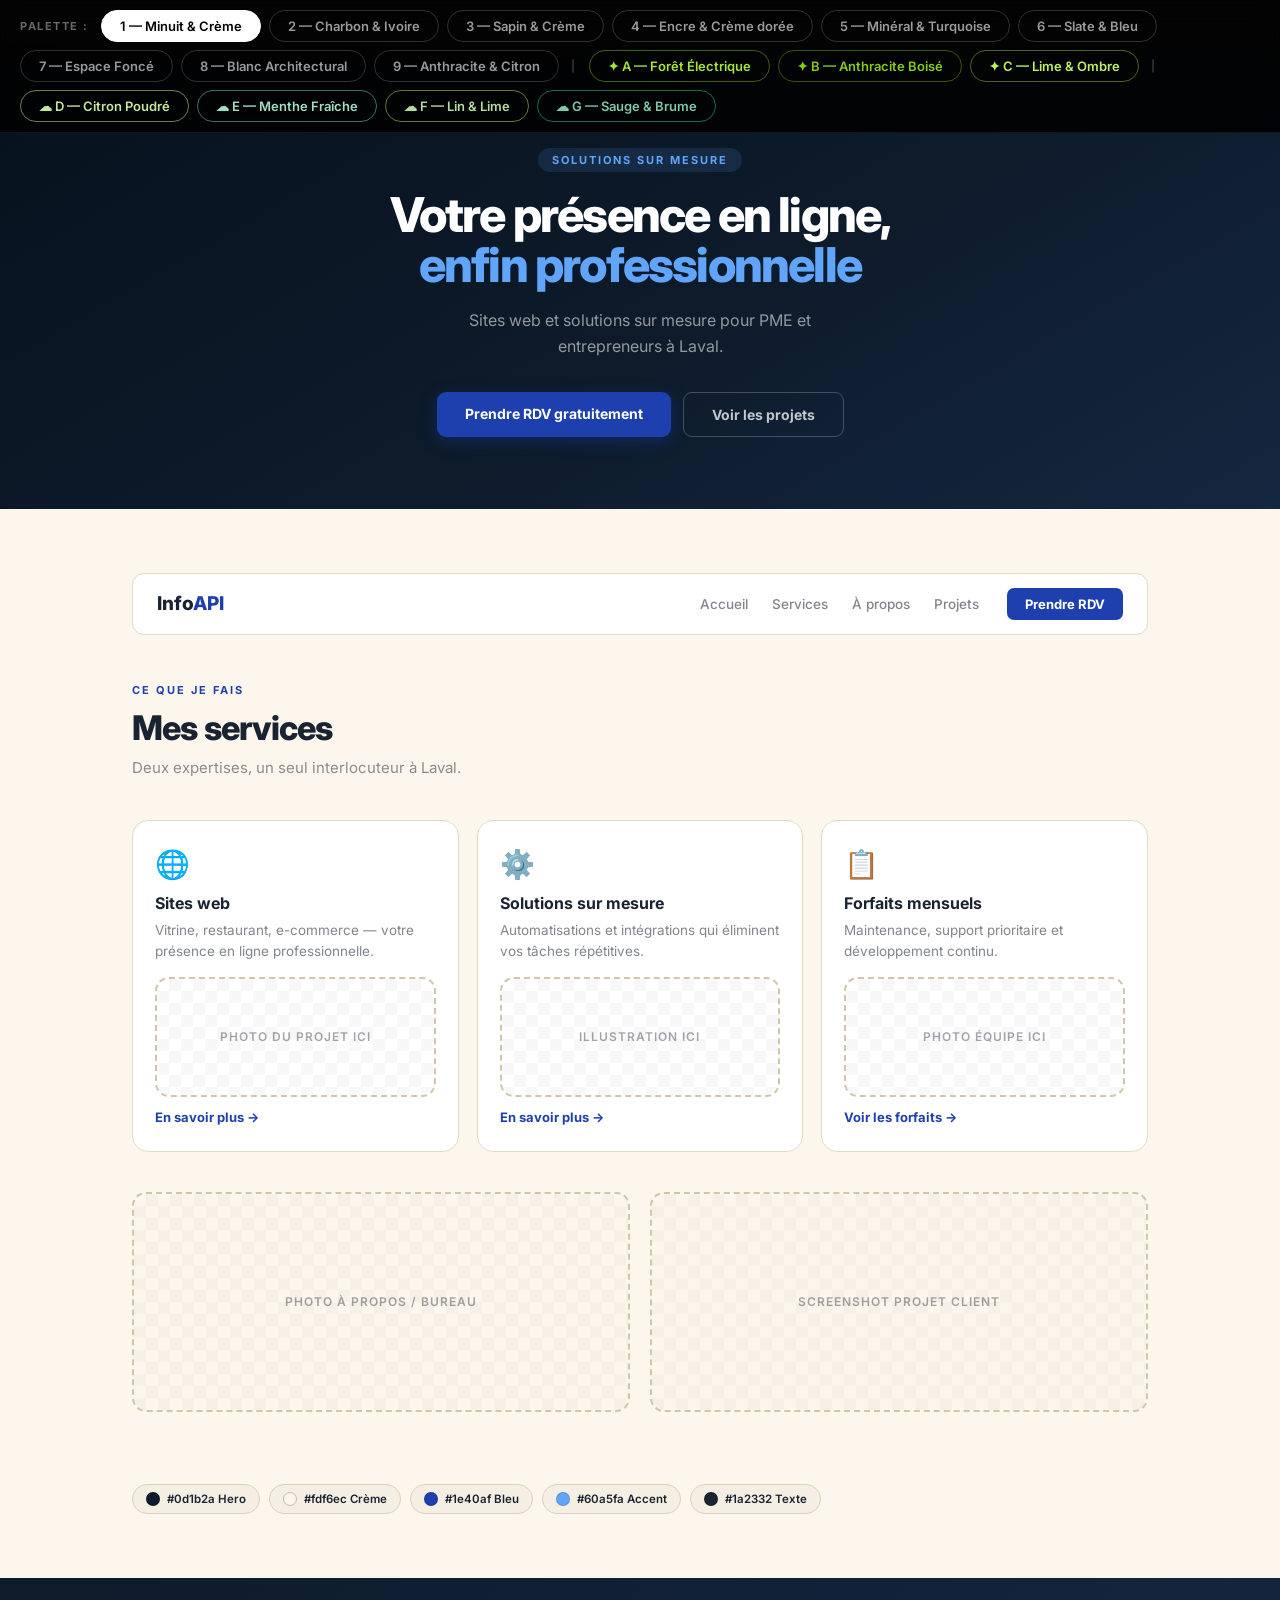
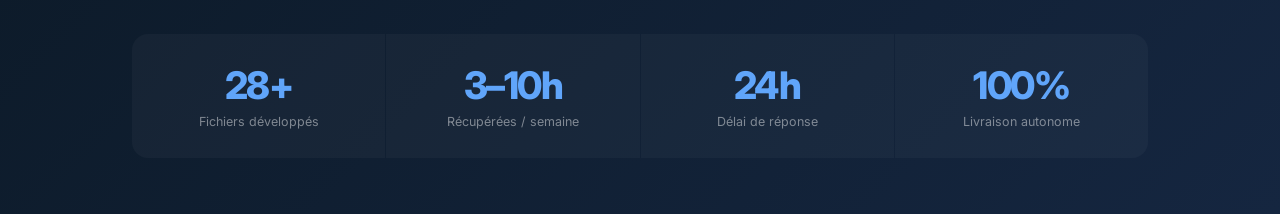
<file: test-couleur.html>
<!DOCTYPE html>
<html lang="fr">
<head>
    <meta charset="UTF-8">
    <meta name="viewport" content="width=device-width, initial-scale=1.0">
    <title>Test palettes — Info-API</title>
    <link href="https://fonts.googleapis.com/css2?family=Inter:wght@400;500;600;700;800&display=swap" rel="stylesheet">
    <style>
    * { margin: 0; padding: 0; box-sizing: border-box; }
    body { font-family: 'Inter', sans-serif; background: #18181b; }

    /* ── Sélecteur de palette ── */
    .switcher {
        position: fixed; top: 0; left: 0; right: 0; z-index: 999;
        background: rgba(0,0,0,0.88); backdrop-filter: blur(12px);
        display: flex; align-items: center; gap: 8px; padding: 10px 20px;
        border-bottom: 1px solid rgba(255,255,255,0.08);
        flex-wrap: wrap;
    }
    .palette { padding-top: 80px; }
    .switcher span { color: rgba(255,255,255,0.4); font-size: 11px; font-weight: 700; letter-spacing: 1.5px; text-transform: uppercase; margin-right: 4px; white-space: nowrap; }
    .sw-btn {
        padding: 7px 18px; border-radius: 100px; border: 1.5px solid rgba(255,255,255,0.18);
        background: transparent; color: rgba(255,255,255,0.6); font-family: inherit;
        font-size: 13px; font-weight: 600; cursor: pointer; transition: all 0.2s; white-space: nowrap;
    }
    .sw-btn:hover { border-color: rgba(255,255,255,0.45); color: #fff; }
    .sw-btn.active { background: #fff; color: #000; border-color: #fff; }

    .palette { display: none; padding-top: 60px; }
    .palette.active { display: block; }

    /* ── Réutilisables ── */
    .pal-hero { padding: 88px 0 72px; text-align: center; }
    .pal-tag { display: inline-block; font-size: 11px; font-weight: 700; letter-spacing: 2px; text-transform: uppercase; padding: 5px 14px; border-radius: 100px; margin-bottom: 18px; }
    .pal-hero h1 { font-size: 48px; font-weight: 800; letter-spacing: -1.8px; line-height: 1.05; margin-bottom: 16px; color: #fff; }
    .pal-hero h1 span { display: block; }
    .pal-hero p { font-size: 16px; color: rgba(255,255,255,0.55); max-width: 440px; margin: 0 auto 32px; line-height: 1.65; }
    .btn-row { display: flex; gap: 12px; justify-content: center; flex-wrap: wrap; }
    .pal-btn { display: inline-block; padding: 13px 28px; border-radius: 9px; font-size: 14px; font-weight: 700; cursor: pointer; border: none; font-family: inherit; text-decoration: none; transition: transform 0.15s, box-shadow 0.2s; }
    .pal-btn:hover { transform: translateY(-2px); }
    .pal-btn-ghost { display: inline-block; padding: 13px 28px; border-radius: 9px; font-size: 14px; font-weight: 700; font-family: inherit; background: transparent; border: 1.5px solid rgba(255,255,255,0.22); color: rgba(255,255,255,0.75); text-decoration: none; transition: border-color 0.2s; }
    .pal-btn-ghost:hover { border-color: rgba(255,255,255,0.55); color: #fff; }

    .pal-section { padding: 64px 0; }
    .container { max-width: 1080px; margin: 0 auto; padding: 0 32px; }
    .s-label { font-size: 11px; font-weight: 700; letter-spacing: 2px; text-transform: uppercase; margin-bottom: 10px; }
    .s-title { font-size: 34px; font-weight: 800; letter-spacing: -0.8px; margin-bottom: 8px; }
    .s-sub { font-size: 15px; opacity: 0.5; max-width: 400px; line-height: 1.6; margin-bottom: 40px; }

    /* Navbar preview */
    .nav-bar { display: flex; align-items: center; gap: 28px; padding: 14px 24px; border-radius: 12px; border: 1.5px solid; margin-bottom: 48px; }
    .nav-logo { font-size: 19px; font-weight: 800; }
    .nav-items { display: flex; gap: 24px; margin-left: auto; }
    .nav-items a { font-size: 13.5px; font-weight: 500; opacity: 0.55; text-decoration: none; color: inherit; }
    .nav-rdv { padding: 8px 18px; border-radius: 7px; font-size: 13px; font-weight: 700; white-space: nowrap; }

    /* Cartes services */
    .cards { display: grid; grid-template-columns: repeat(3, 1fr); gap: 18px; margin-bottom: 40px; }
    .pc { border-radius: 16px; padding: 26px 22px; border: 1.5px solid; transition: transform 0.2s; cursor: default; }
    .pc:hover { transform: translateY(-4px); }
    .pc-icon { font-size: 28px; margin-bottom: 12px; }
    .pc-title { font-size: 16px; font-weight: 700; margin-bottom: 7px; }
    .pc-text { font-size: 13.5px; opacity: 0.55; line-height: 1.6; margin-bottom: 14px; }
    .pc-link { font-size: 13px; font-weight: 700; }

    /* Image placeholder (quadrillé) */
    .img-placeholder {
        border-radius: 14px; overflow: hidden; position: relative;
        display: flex; align-items: center; justify-content: center;
        min-height: 200px; border: 2px dashed;
    }
    .img-placeholder-bg {
        position: absolute; inset: 0;
        background-image: linear-gradient(45deg, rgba(128,128,128,0.06) 25%, transparent 25%),
                          linear-gradient(-45deg, rgba(128,128,128,0.06) 25%, transparent 25%),
                          linear-gradient(45deg, transparent 75%, rgba(128,128,128,0.06) 75%),
                          linear-gradient(-45deg, transparent 75%, rgba(128,128,128,0.06) 75%);
        background-size: 24px 24px;
        background-position: 0 0, 0 12px, 12px -12px, -12px 0px;
    }
    .img-placeholder-label { position: relative; z-index: 1; font-size: 12px; font-weight: 600; opacity: 0.4; letter-spacing: 1px; text-transform: uppercase; }

    .two-col { display: grid; grid-template-columns: 1fr 1fr; gap: 20px; margin-bottom: 40px; }
    .three-col { display: grid; grid-template-columns: repeat(3, 1fr); gap: 18px; }

    /* Bande stat (dark) */
    .stat-band { padding: 56px 0; }
    .stat-grid { display: grid; grid-template-columns: repeat(4, 1fr); gap: 1px; border-radius: 16px; overflow: hidden; }
    .stat-item { padding: 28px 20px; text-align: center; background: rgba(255,255,255,0.03); }
    .stat-val { font-size: 38px; font-weight: 800; letter-spacing: -1.5px; margin-bottom: 5px; }
    .stat-lbl { font-size: 12.5px; color: rgba(255,255,255,0.45); line-height: 1.4; }

    /* Codes hex */
    .hex-strip { display: flex; gap: 9px; flex-wrap: wrap; padding-top: 32px; }
    .hc { display: flex; align-items: center; gap: 7px; padding: 7px 13px; border-radius: 100px; font-size: 11.5px; font-weight: 600; border: 1px solid; }
    .hd { width: 14px; height: 14px; border-radius: 50%; flex-shrink: 0; border: 1px solid rgba(0,0,0,0.12); }

    /* =====================================================
       P1 — MINUIT & CRÈME   hero:#0d1b2a  page:#fdf6ec  accent:#1e40af
    ===================================================== */
    #p1 .pal-hero      { background: linear-gradient(150deg,#07111e 0%,#0d1b2a 55%,#152640 100%); }
    #p1 .pal-tag       { background: rgba(96,165,250,0.13); color: #60a5fa; }
    #p1 .pal-hero h1 span { color: #60a5fa; }
    #p1 .pal-btn       { background: #1e40af; color: #fff; box-shadow: 0 4px 16px rgba(30,64,175,0.38); }
    #p1 .pal-section   { background: #fdf6ec; color: #1a2332; }
    #p1 .s-label       { color: #1e40af; }
    #p1 .s-title       { color: #1a2332; }
    #p1 .nav-bar       { background: #fff; border-color: #e5d9c6; color: #1a2332; }
    #p1 .nav-logo span { color: #1e40af; }
    #p1 .nav-rdv       { background: #1e40af; color: #fff; }
    #p1 .pc            { background: #fff; border-color: #e5d9c6; color: #1a2332; }
    #p1 .pc-link       { color: #1e40af; }
    #p1 .img-placeholder { border-color: #d4c5a9; color: #1a2332; }
    #p1 .stat-band     { background: linear-gradient(135deg, #0d1b2a, #152640); }
    #p1 .stat-val      { color: #60a5fa; }
    #p1 .hc            { background: #f5efe3; border-color: #ddd0bc; color: #1a2332; }

    /* =====================================================
       P2 — CHARBON & IVOIRE   hero:#18181b  page:#faf7f2  accent:#6366f1
    ===================================================== */
    #p2 .pal-hero      { background: linear-gradient(150deg,#0e0e12 0%,#18181b 55%,#212126 100%); }
    #p2 .pal-tag       { background: rgba(99,102,241,0.14); color: #a5b4fc; }
    #p2 .pal-hero h1 span { color: #a5b4fc; }
    #p2 .pal-btn       { background: #6366f1; color: #fff; box-shadow: 0 4px 16px rgba(99,102,241,0.38); }
    #p2 .pal-section   { background: #faf7f2; color: #18181b; }
    #p2 .s-label       { color: #6366f1; }
    #p2 .s-title       { color: #18181b; }
    #p2 .nav-bar       { background: #fff; border-color: #e8e2d8; color: #18181b; }
    #p2 .nav-logo span { color: #6366f1; }
    #p2 .nav-rdv       { background: #6366f1; color: #fff; }
    #p2 .pc            { background: #fff; border-color: #e8e2d8; color: #18181b; }
    #p2 .pc-link       { color: #6366f1; }
    #p2 .img-placeholder { border-color: #d0c8bc; color: #18181b; }
    #p2 .stat-band     { background: linear-gradient(135deg, #18181b, #212126); }
    #p2 .stat-val      { color: #a5b4fc; }
    #p2 .hc            { background: #eeead8; border-color: #d8d0be; color: #18181b; }

    /* =====================================================
       P3 — SAPIN & CRÈME      hero:#0a2318  page:#f9f6ef  accent:#059669
    ===================================================== */
    #p3 .pal-hero      { background: linear-gradient(150deg,#060e0a 0%,#0a2318 55%,#0f3322 100%); }
    #p3 .pal-tag       { background: rgba(5,150,105,0.16); color: #6ee7b7; }
    #p3 .pal-hero h1 span { color: #34d399; }
    #p3 .pal-btn       { background: #059669; color: #fff; box-shadow: 0 4px 16px rgba(5,150,105,0.38); }
    #p3 .pal-section   { background: #f9f6ef; color: #0f1e15; }
    #p3 .s-label       { color: #059669; }
    #p3 .s-title       { color: #0f1e15; }
    #p3 .nav-bar       { background: #fff; border-color: #cddfc6; color: #0f1e15; }
    #p3 .nav-logo span { color: #059669; }
    #p3 .nav-rdv       { background: #059669; color: #fff; }
    #p3 .pc            { background: #fff; border-color: #cddfc6; color: #0f1e15; }
    #p3 .pc-link       { color: #059669; }
    #p3 .img-placeholder { border-color: #b8d4af; color: #0f1e15; }
    #p3 .stat-band     { background: linear-gradient(135deg, #0a2318, #0f3322); }
    #p3 .stat-val      { color: #34d399; }
    #p3 .hc            { background: #edf5e8; border-color: #c0d8b6; color: #0f1e15; }

    /* =====================================================
       P4 — ENCRE & CRÈME DORÉE   hero:#13111c  page:#fdf7ec  accent:#7c3aed
    ===================================================== */
    #p4 .pal-hero      { background: linear-gradient(150deg,#0c0a14 0%,#13111c 55%,#1c1828 100%); }
    #p4 .pal-tag       { background: rgba(124,58,237,0.14); color: #c4b5fd; }
    #p4 .pal-hero h1 span { color: #a78bfa; }
    #p4 .pal-btn       { background: #7c3aed; color: #fff; box-shadow: 0 4px 16px rgba(124,58,237,0.38); }
    #p4 .pal-section   { background: #fdf7ec; color: #1a1628; }
    #p4 .s-label       { color: #7c3aed; }
    #p4 .s-title       { color: #1a1628; }
    #p4 .nav-bar       { background: #fff; border-color: #e0d4b8; color: #1a1628; }
    #p4 .nav-logo span { color: #7c3aed; }
    #p4 .nav-rdv       { background: #7c3aed; color: #fff; }
    #p4 .pc            { background: #fff; border-color: #e0d4b8; color: #1a1628; }
    #p4 .pc-link       { color: #7c3aed; }
    #p4 .img-placeholder { border-color: #cec098; color: #1a1628; }
    #p4 .stat-band     { background: linear-gradient(135deg, #13111c, #1c1828); }
    #p4 .stat-val      { color: #a78bfa; }
    #p4 .hc            { background: #f5edda; border-color: #d8ccaa; color: #1a1628; }

    /* =====================================================
       P5 — MINÉRAL & TURQUOISE   hero:#0B1220→#102A43  page:#fff  accent:#0D9488
    ===================================================== */
    #p5 .pal-hero      { background: linear-gradient(150deg,#060c16 0%,#0b1220 55%,#102a43 100%); }
    #p5 .pal-tag       { background: rgba(13,148,136,0.16); color: #5eead4; }
    #p5 .pal-hero h1 span { color: #5eead4; }
    #p5 .pal-btn       { background: #0d9488; color: #fff; box-shadow: 0 4px 16px rgba(13,148,136,0.38); }
    #p5 .pal-section   { background: #fff; color: #0f172a; }
    #p5 .s-label       { color: #0d9488; }
    #p5 .s-title       { color: #0f172a; }
    #p5 .nav-bar       { background: #fff; border-color: #b2ece8; color: #0f172a; }
    #p5 .nav-logo span { color: #0d9488; }
    #p5 .nav-rdv       { background: #0d9488; color: #fff; }
    #p5 .pc            { background: #e2f8f5; border-color: #b2ece8; color: #0f172a; }
    #p5 .pc-link       { color: #0d9488; }
    #p5 .img-placeholder { border-color: #99e0d8; color: #0f172a; }
    #p5 .stat-band     { background: linear-gradient(135deg, #0b1220, #102a43); }
    #p5 .stat-val      { color: #5eead4; }
    #p5 .hc            { background: #e2f8f5; border-color: #a0ddd8; color: #0f172a; }

    /* =====================================================
       P6 — SLATE & BLEU   hero:#0F172A  page:#F8FAFC  accent:#2563EB
    ===================================================== */
    #p6 .pal-hero      { background: linear-gradient(150deg,#080d15 0%,#0f172a 55%,#1e2a40 100%); }
    #p6 .pal-tag       { background: rgba(37,99,235,0.14); color: #60a5fa; }
    #p6 .pal-hero h1 span { color: #60a5fa; }
    #p6 .pal-btn       { background: #2563eb; color: #fff; box-shadow: 0 4px 16px rgba(37,99,235,0.38); }
    #p6 .pal-section   { background: #f8fafc; color: #0f172a; }
    #p6 .s-label       { color: #2563eb; }
    #p6 .s-title       { color: #0f172a; }
    #p6 .nav-bar       { background: #fff; border-color: #e2e8f0; color: #0f172a; }
    #p6 .nav-logo span { color: #2563eb; }
    #p6 .nav-rdv       { background: #2563eb; color: #fff; }
    #p6 .pc            { background: #fff; border-color: #e2e8f0; color: #0f172a; }
    #p6 .pc-link       { color: #2563eb; }
    #p6 .img-placeholder { border-color: #c7d6f0; color: #0f172a; }
    #p6 .stat-band     { background: linear-gradient(135deg, #0f172a, #1e2a40); }
    #p6 .stat-val      { color: #60a5fa; }
    #p6 .hc            { background: #eef2fb; border-color: #c8d4ee; color: #0f172a; }

    /* =====================================================
       P7 — ESPACE FONCÉ   fond:#080D1A  hero:#04070F  accent:#4F9CF9
    ===================================================== */
    #p7 .pal-hero      { background: linear-gradient(150deg,#020408 0%,#04070f 55%,#080d1a 100%); }
    #p7 .pal-tag       { background: rgba(79,156,249,0.14); color: #a5f3fc; }
    #p7 .pal-hero h1 span { color: #a5f3fc; }
    #p7 .pal-btn       { background: #4f9cf9; color: #04070f; box-shadow: 0 4px 16px rgba(79,156,249,0.38); }
    #p7 .pal-btn-ghost { border-color: rgba(165,243,252,0.25); color: rgba(165,243,252,0.8); }
    #p7 .pal-section   { background: #080d1a; color: #e2e8f0; }
    #p7 .s-label       { color: #4f9cf9; }
    #p7 .s-title       { color: #e2e8f0; }
    #p7 .nav-bar       { background: #0d1424; border-color: #1e293b; color: #e2e8f0; }
    #p7 .nav-logo span { color: #4f9cf9; }
    #p7 .nav-rdv       { background: #4f9cf9; color: #04070f; }
    #p7 .pc            { background: #0d1424; border-color: #1e293b; color: #e2e8f0; }
    #p7 .pc-link       { color: #4f9cf9; }
    #p7 .img-placeholder { border-color: #1e293b; color: #e2e8f0; }
    #p7 .stat-band     { background: linear-gradient(135deg, #04070f, #080d1a); }
    #p7 .stat-val      { color: #a5f3fc; }
    #p7 .hc            { background: #0d1424; border-color: #1e293b; color: #94a3b8; }

    /* =====================================================
       P8 — BLANC ARCHITECTURAL   fond:#fff  section:#F8FAFC  accent:#3B82F6
    ===================================================== */
    #p8 .pal-hero      { background: linear-gradient(150deg,#0a0c10 0%,#111827 55%,#1e2637 100%); }
    #p8 .pal-tag       { background: rgba(59,130,246,0.12); color: #60a5fa; }
    #p8 .pal-hero h1 span { color: #93c5fd; }
    #p8 .pal-btn       { background: #111827; color: #fff; box-shadow: 0 4px 16px rgba(17,24,39,0.38); }
    #p8 .pal-section   { background: #ffffff; color: #334155; }
    #p8 .s-label       { color: #3b82f6; }
    #p8 .s-title       { color: #111827; }
    #p8 .nav-bar       { background: #fff; border-color: #e2e8f0; color: #334155; }
    #p8 .nav-logo span { color: #3b82f6; }
    #p8 .nav-rdv       { background: #111827; color: #fff; }
    #p8 .pc            { background: #f8fafc; border-color: #e2e8f0; color: #334155; }
    #p8 .pc-link       { color: #3b82f6; }
    #p8 .img-placeholder { border-color: #cbd5e1; color: #334155; }
    #p8 .stat-band     { background: linear-gradient(135deg, #111827, #1e2637); }
    #p8 .stat-val      { color: #93c5fd; }
    #p8 .hc            { background: #f1f5f9; border-color: #cbd5e1; color: #334155; }

    /* =====================================================
       P9 — ANTHRACITE & CITRON   fond:#0F0F17  hero:#0A0A12  accent:#A3E635
    ===================================================== */
    #p9 .pal-hero      { background: linear-gradient(150deg,#06060b 0%,#0a0a12 55%,#0f0f17 100%); }
    #p9 .pal-tag       { background: rgba(163,230,53,0.14); color: #bef264; }
    #p9 .pal-hero h1 span { color: #a3e635; }
    #p9 .pal-btn       { background: #a3e635; color: #0a0a12; box-shadow: 0 4px 16px rgba(163,230,53,0.32); }
    #p9 .pal-btn-ghost { border-color: rgba(163,230,53,0.3); color: rgba(163,230,53,0.85); }
    #p9 .pal-section   { background: #0f0f17; color: #f1f5f9; }
    #p9 .s-label       { color: #a3e635; }
    #p9 .s-title       { color: #f1f5f9; }
    #p9 .nav-bar       { background: #16161f; border-color: #2a2a38; color: #f1f5f9; }
    #p9 .nav-logo span { color: #a3e635; }
    #p9 .nav-rdv       { background: #a3e635; color: #0a0a12; }
    #p9 .pc            { background: #16161f; border-color: #2a2a38; color: #f1f5f9; }
    #p9 .pc-link       { color: #a3e635; }
    #p9 .img-placeholder { border-color: #2a2a38; color: #f1f5f9; }
    #p9 .stat-band     { background: linear-gradient(135deg, #0a0a12, #0f0f17); }
    #p9 .stat-val      { color: #a3e635; }
    #p9 .hc            { background: #16161f; border-color: #2a2a38; color: #94a3b8; }

    /* =====================================================
       PA (10) — FORÊT ÉLECTRIQUE
       Fond vert-noir #081009 | citron #a3e635 | pont #4ade80
       Petite touche crème #fefce8 sur 1 badge uniquement
    ===================================================== */
    #p10 .pal-hero     { background: linear-gradient(150deg,#030805 0%,#071309 55%,#0c1f0e 100%); }
    #p10 .pal-tag      { background: rgba(163,230,53,0.13); color: #bef264; }
    #p10 .pal-hero h1 span { color: #a3e635; }
    #p10 .pal-btn      { background: #a3e635; color: #030805; box-shadow: 0 4px 18px rgba(163,230,53,0.35); }
    #p10 .pal-btn-ghost { border-color: rgba(163,230,53,0.28); color: rgba(163,230,53,0.8); }
    #p10 .pal-section  { background: #081009; color: #f0fdf4; }
    #p10 .s-label      { color: #a3e635; }
    #p10 .s-title      { color: #f0fdf4; }
    #p10 .nav-bar      { background: #0c1810; border-color: #1e3320; color: #f0fdf4; }
    #p10 .nav-logo span { color: #a3e635; }
    #p10 .nav-rdv      { background: #a3e635; color: #050e06; }
    #p10 .pc           { background: #0f1b11; border-color: #1e3320; color: #f0fdf4; }
    #p10 .pc-link      { color: #4ade80; }
    #p10 .img-placeholder { border-color: #1e3320; color: #4ade80; }
    #p10 .stat-band    { background: linear-gradient(135deg, #050d06, #0c1f0e); }
    #p10 .stat-val     { color: #a3e635; }
    #p10 .hc           { background: #0f1b11; border-color: #1e3320; color: #86efac; }

    /* =====================================================
       PB (11) — ANTHRACITE BOISÉ
       Fond anthracite teinté #0a100b | lime naturel #84cc16 | forêt #22c55e
       1 petite touche crème sur stat badge seulement
    ===================================================== */
    #p11 .pal-hero     { background: linear-gradient(150deg,#060c07 0%,#0a1009 55%,#0e1a0e 100%); }
    #p11 .pal-tag      { background: rgba(132,204,22,0.14); color: #bef264; }
    #p11 .pal-hero h1 span { color: #84cc16; }
    #p11 .pal-btn      { background: #84cc16; color: #060c07; box-shadow: 0 4px 18px rgba(132,204,22,0.35); }
    #p11 .pal-btn-ghost { border-color: rgba(132,204,22,0.28); color: rgba(190,242,100,0.8); }
    #p11 .pal-section  { background: #0a100b; color: #f1f5f9; }
    #p11 .s-label      { color: #84cc16; }
    #p11 .s-title      { color: #f1f5f9; }
    #p11 .nav-bar      { background: #111a12; border-color: #223822; color: #f1f5f9; }
    #p11 .nav-logo span { color: #84cc16; }
    #p11 .nav-rdv      { background: #84cc16; color: #060c07; }
    #p11 .pc           { background: #131e14; border-color: #223822; color: #f1f5f9; }
    #p11 .pc-link      { color: #22c55e; }
    #p11 .img-placeholder { border-color: #223822; color: #22c55e; }
    #p11 .stat-band    { background: linear-gradient(135deg, #060c07, #0e1a0e); }
    #p11 .stat-val     { color: #84cc16; }
    #p11 .hc           { background: #131e14; border-color: #223822; color: #86efac; }

    /* =====================================================
       PC (12) — LIME & OMBRE
       Fond quasi-noir #060c08 | lime lumineux #bef264 | sapin riche #166534
       Crème ultra-discrète #fefce8 sur 1 élément clé seulement
    ===================================================== */
    #p12 .pal-hero     { background: linear-gradient(150deg,#020504 0%,#060c08 55%,#09150a 100%); }
    #p12 .pal-tag      { background: rgba(190,242,100,0.12); color: #d9f99d; }
    #p12 .pal-hero h1 span { color: #bef264; }
    #p12 .pal-btn      { background: #bef264; color: #020504; box-shadow: 0 4px 18px rgba(190,242,100,0.3); }
    #p12 .pal-btn-ghost { border-color: rgba(190,242,100,0.25); color: rgba(190,242,100,0.8); }
    #p12 .pal-section  { background: #060c08; color: #f9fafb; }
    #p12 .s-label      { color: #bef264; }
    #p12 .s-title      { color: #f9fafb; }
    #p12 .nav-bar      { background: #0b1a0d; border-color: #1a3320; color: #f9fafb; }
    #p12 .nav-logo span { color: #bef264; }
    #p12 .nav-rdv      { background: #bef264; color: #020504; }
    #p12 .pc           { background: #0c1a0e; border-color: #1a3320; color: #f9fafb; }
    #p12 .pc-link      { color: #4ade80; }
    /* Petite touche crème sur la carte centrale uniquement */
    #p12 .pc:nth-child(2) { background: #fefce8; border-color: #d9f99d; color: #0c1a0e; }
    #p12 .pc:nth-child(2) .pc-link { color: #166534; }
    #p12 .img-placeholder { border-color: #1a3320; color: #4ade80; }
    #p12 .stat-band    { background: linear-gradient(135deg, #020504, #09150a); }
    #p12 .stat-val     { color: #bef264; }
    #p12 .hc           { background: #0c1a0e; border-color: #1a3320; color: #86efac; }

    /* =====================================================
       P13 — CITRON POUDRÉ  (pastel)
       fond #f9fef0  accent lime pâle #d9f99d  olive foncé #4d7c0f
    ===================================================== */
    #p13 .pal-hero     { background: linear-gradient(150deg,#030605 0%,#06100a 55%,#0b1d0e 100%); }
    #p13 .pal-tag      { background: rgba(217,249,157,0.16); color: #d9f99d; }
    #p13 .pal-hero h1 span { color: #d9f99d; }
    #p13 .pal-btn      { background: #d9f99d; color: #1a2e1c; box-shadow: 0 4px 18px rgba(217,249,157,0.3); }
    #p13 .pal-btn-ghost { border-color: rgba(217,249,157,0.28); color: rgba(217,249,157,0.8); }
    #p13 .pal-section  { background: #f9fef0; color: #1a2e1c; }
    #p13 .s-label      { color: #4d7c0f; }
    #p13 .s-title      { color: #1a2e1c; }
    #p13 .nav-bar      { background: #fff; border-color: #e0f5b0; color: #1a2e1c; }
    #p13 .nav-logo span { color: #4d7c0f; }
    #p13 .nav-rdv      { background: #4d7c0f; color: #fff; }
    #p13 .pc           { background: #fff; border-color: #d9f99d; color: #1a2e1c; }
    #p13 .pc-link      { color: #4d7c0f; }
    #p13 .img-placeholder { border-color: #c6e89c; color: #4d7c0f; }
    #p13 .stat-band    { background: linear-gradient(135deg, #030605, #0b1d0e); }
    #p13 .stat-val     { color: #d9f99d; }
    #p13 .hc           { background: #f0fce8; border-color: #c6e89c; color: #1a2e1c; }

    /* =====================================================
       P14 — MENTHE FRAÎCHE  (pastel)
       fond #f0fdf7  menthe #6ee7b7  émeraude #059669
    ===================================================== */
    #p14 .pal-hero     { background: linear-gradient(150deg,#030a06 0%,#06130a 55%,#0a2015 100%); }
    #p14 .pal-tag      { background: rgba(110,231,183,0.16); color: #a7f3d0; }
    #p14 .pal-hero h1 span { color: #6ee7b7; }
    #p14 .pal-btn      { background: #6ee7b7; color: #064e3b; box-shadow: 0 4px 18px rgba(110,231,183,0.32); }
    #p14 .pal-btn-ghost { border-color: rgba(110,231,183,0.28); color: rgba(110,231,183,0.8); }
    #p14 .pal-section  { background: #f0fdf7; color: #064e3b; }
    #p14 .s-label      { color: #059669; }
    #p14 .s-title      { color: #064e3b; }
    #p14 .nav-bar      { background: #fff; border-color: #a7f3d0; color: #064e3b; }
    #p14 .nav-logo span { color: #059669; }
    #p14 .nav-rdv      { background: #059669; color: #fff; }
    #p14 .pc           { background: #fff; border-color: #d1fae5; color: #064e3b; }
    #p14 .pc-link      { color: #059669; }
    #p14 .img-placeholder { border-color: #a7f3d0; color: #059669; }
    #p14 .stat-band    { background: linear-gradient(135deg, #030a06, #0a2015); }
    #p14 .stat-val     { color: #6ee7b7; }
    #p14 .hc           { background: #e8fdf2; border-color: #99e8c8; color: #064e3b; }

    /* =====================================================
       P15 — LIN & LIME  (pastel)
       fond #fafdf5  lime #bef264  vert citron foncé #65a30d
    ===================================================== */
    #p15 .pal-hero     { background: linear-gradient(150deg,#040805 0%,#08130a 55%,#0f1f0f 100%); }
    #p15 .pal-tag      { background: rgba(190,242,100,0.14); color: #bef264; }
    #p15 .pal-hero h1 span { color: #bef264; }
    #p15 .pal-btn      { background: #bef264; color: #0c1a07; box-shadow: 0 4px 18px rgba(190,242,100,0.3); }
    #p15 .pal-btn-ghost { border-color: rgba(190,242,100,0.28); color: rgba(190,242,100,0.8); }
    #p15 .pal-section  { background: #fafdf5; color: #1c2e12; }
    #p15 .s-label      { color: #65a30d; }
    #p15 .s-title      { color: #1c2e12; }
    #p15 .nav-bar      { background: #fff; border-color: #ecfccb; color: #1c2e12; }
    #p15 .nav-logo span { color: #65a30d; }
    #p15 .nav-rdv      { background: #65a30d; color: #fff; }
    #p15 .pc           { background: #fefff8; border-color: #d9f99d; color: #1c2e12; }
    #p15 .pc-link      { color: #65a30d; }
    #p15 .img-placeholder { border-color: #d9f99d; color: #65a30d; }
    #p15 .stat-band    { background: linear-gradient(135deg, #040805, #0f1f0f); }
    #p15 .stat-val     { color: #bef264; }
    #p15 .hc           { background: #f2fde0; border-color: #cce8a0; color: #1c2e12; }

    /* =====================================================
       P16 — SAUGE & BRUME  (pastel)
       fond #f4f7f4  sauge doux #34d399  émeraude moyen #10b981
    ===================================================== */
    #p16 .pal-hero     { background: linear-gradient(150deg,#050a06 0%,#091409 55%,#0e2010 100%); }
    #p16 .pal-tag      { background: rgba(52,211,153,0.16); color: #6ee7b7; }
    #p16 .pal-hero h1 span { color: #34d399; }
    #p16 .pal-btn      { background: #34d399; color: #022c22; box-shadow: 0 4px 18px rgba(52,211,153,0.3); }
    #p16 .pal-btn-ghost { border-color: rgba(52,211,153,0.28); color: rgba(52,211,153,0.8); }
    #p16 .pal-section  { background: #f4f7f4; color: #1a2e1c; }
    #p16 .s-label      { color: #10b981; }
    #p16 .s-title      { color: #1a2e1c; }
    #p16 .nav-bar      { background: #fff; border-color: #b3f0d0; color: #1a2e1c; }
    #p16 .nav-logo span { color: #10b981; }
    #p16 .nav-rdv      { background: #10b981; color: #fff; }
    #p16 .pc           { background: #fff; border-color: #c8f0dc; color: #1a2e1c; }
    #p16 .pc-link      { color: #10b981; }
    #p16 .img-placeholder { border-color: #b3f0d0; color: #10b981; }
    #p16 .stat-band    { background: linear-gradient(135deg, #050a06, #0e2010); }
    #p16 .stat-val     { color: #34d399; }
    #p16 .hc           { background: #eaf8f2; border-color: #a0dfc4; color: #1a2e1c; }
    </style>
</head>
<body>

<!-- SÉLECTEUR -->
<div class="switcher">
    <span>Palette :</span>
    <button class="sw-btn active" onclick="show(1)">1 — Minuit & Crème</button>
    <button class="sw-btn" onclick="show(2)">2 — Charbon & Ivoire</button>
    <button class="sw-btn" onclick="show(3)">3 — Sapin & Crème</button>
    <button class="sw-btn" onclick="show(4)">4 — Encre & Crème dorée</button>
    <button class="sw-btn" onclick="show(5)">5 — Minéral & Turquoise</button>
    <button class="sw-btn" onclick="show(6)">6 — Slate & Bleu</button>
    <button class="sw-btn" onclick="show(7)">7 — Espace Foncé</button>
    <button class="sw-btn" onclick="show(8)">8 — Blanc Architectural</button>
    <button class="sw-btn" onclick="show(9)">9 — Anthracite & Citron</button>
    <span style="color:rgba(255,255,255,0.2);margin:0 4px">|</span>
    <button class="sw-btn" style="border-color:rgba(163,230,53,0.4);color:#a3e635" onclick="show(10)">✦ A — Forêt Électrique</button>
    <button class="sw-btn" style="border-color:rgba(132,204,22,0.4);color:#84cc16" onclick="show(11)">✦ B — Anthracite Boisé</button>
    <button class="sw-btn" style="border-color:rgba(190,242,100,0.4);color:#bef264" onclick="show(12)">✦ C — Lime & Ombre</button>
    <span style="color:rgba(255,255,255,0.2);margin:0 4px">|</span>
    <button class="sw-btn" style="border-color:rgba(217,249,157,0.5);color:#c6e89c" onclick="show(13)">☁ D — Citron Poudré</button>
    <button class="sw-btn" style="border-color:rgba(110,231,183,0.5);color:#9fdfc4" onclick="show(14)">☁ E — Menthe Fraîche</button>
    <button class="sw-btn" style="border-color:rgba(190,242,100,0.5);color:#b5dba0" onclick="show(15)">☁ F — Lin & Lime</button>
    <button class="sw-btn" style="border-color:rgba(52,211,153,0.5);color:#7fc8a8" onclick="show(16)">☁ G — Sauge & Brume</button>
</div>

<!-- ═══════════════ PALETTE 1 ═══════════════ -->
<div class="palette active" id="p1">
    <div class="pal-hero">
        <div class="container">
            <span class="pal-tag">Solutions sur mesure</span>
            <h1>Votre présence en ligne,<span>enfin professionnelle</span></h1>
            <p>Sites web et solutions sur mesure pour PME et entrepreneurs à Laval.</p>
            <div class="btn-row">
                <a class="pal-btn">Prendre RDV gratuitement</a>
                <a class="pal-btn-ghost">Voir les projets</a>
            </div>
        </div>
    </div>
    <div class="pal-section">
        <div class="container">
            <div class="nav-bar">
                <div class="nav-logo">Info<span>API</span></div>
                <div class="nav-items"><a>Accueil</a><a>Services</a><a>À propos</a><a>Projets</a></div>
                <span class="nav-rdv">Prendre RDV</span>
            </div>
            <div class="s-label">Ce que je fais</div>
            <div class="s-title">Mes services</div>
            <div class="s-sub">Deux expertises, un seul interlocuteur à Laval.</div>
            <div class="cards">
                <div class="pc">
                    <div class="pc-icon">🌐</div>
                    <div class="pc-title">Sites web</div>
                    <div class="pc-text">Vitrine, restaurant, e-commerce — votre présence en ligne professionnelle.</div>
                    <div class="img-placeholder" style="margin-bottom:12px;min-height:120px"><div class="img-placeholder-bg"></div><span class="img-placeholder-label">Photo du projet ici</span></div>
                    <div class="pc-link">En savoir plus →</div>
                </div>
                <div class="pc">
                    <div class="pc-icon">⚙️</div>
                    <div class="pc-title">Solutions sur mesure</div>
                    <div class="pc-text">Automatisations et intégrations qui éliminent vos tâches répétitives.</div>
                    <div class="img-placeholder" style="margin-bottom:12px;min-height:120px"><div class="img-placeholder-bg"></div><span class="img-placeholder-label">Illustration ici</span></div>
                    <div class="pc-link">En savoir plus →</div>
                </div>
                <div class="pc">
                    <div class="pc-icon">📋</div>
                    <div class="pc-title">Forfaits mensuels</div>
                    <div class="pc-text">Maintenance, support prioritaire et développement continu.</div>
                    <div class="img-placeholder" style="margin-bottom:12px;min-height:120px"><div class="img-placeholder-bg"></div><span class="img-placeholder-label">Photo équipe ici</span></div>
                    <div class="pc-link">Voir les forfaits →</div>
                </div>
            </div>
            <div class="two-col">
                <div class="img-placeholder" style="min-height:220px"><div class="img-placeholder-bg"></div><span class="img-placeholder-label">Photo à propos / bureau</span></div>
                <div class="img-placeholder" style="min-height:220px"><div class="img-placeholder-bg"></div><span class="img-placeholder-label">Screenshot projet client</span></div>
            </div>
            <div class="hex-strip">
                <div class="hc"><div class="hd" style="background:#0d1b2a"></div>#0d1b2a Hero</div>
                <div class="hc"><div class="hd" style="background:#fdf6ec;border:1px solid #bbb"></div>#fdf6ec Crème</div>
                <div class="hc"><div class="hd" style="background:#1e40af"></div>#1e40af Bleu</div>
                <div class="hc"><div class="hd" style="background:#60a5fa"></div>#60a5fa Accent</div>
                <div class="hc"><div class="hd" style="background:#1a2332"></div>#1a2332 Texte</div>
            </div>
        </div>
    </div>
    <div class="stat-band">
        <div class="container">
            <div class="stat-grid">
                <div class="stat-item"><div class="stat-val">28+</div><div class="stat-lbl">Fichiers développés</div></div>
                <div class="stat-item"><div class="stat-val">3–10h</div><div class="stat-lbl">Récupérées / semaine</div></div>
                <div class="stat-item"><div class="stat-val">24h</div><div class="stat-lbl">Délai de réponse</div></div>
                <div class="stat-item"><div class="stat-val">100%</div><div class="stat-lbl">Livraison autonome</div></div>
            </div>
        </div>
    </div>
</div>

<!-- ═══════════════ PALETTE 2 ═══════════════ -->
<div class="palette" id="p2">
    <div class="pal-hero">
        <div class="container">
            <span class="pal-tag">Solutions sur mesure</span>
            <h1>Votre présence en ligne,<span>enfin professionnelle</span></h1>
            <p>Sites web et solutions sur mesure pour PME et entrepreneurs à Laval.</p>
            <div class="btn-row">
                <a class="pal-btn">Prendre RDV gratuitement</a>
                <a class="pal-btn-ghost">Voir les projets</a>
            </div>
        </div>
    </div>
    <div class="pal-section">
        <div class="container">
            <div class="nav-bar">
                <div class="nav-logo">Info<span>API</span></div>
                <div class="nav-items"><a>Accueil</a><a>Services</a><a>À propos</a><a>Projets</a></div>
                <span class="nav-rdv">Prendre RDV</span>
            </div>
            <div class="s-label">Ce que je fais</div>
            <div class="s-title">Mes services</div>
            <div class="s-sub">Deux expertises, un seul interlocuteur à Laval.</div>
            <div class="cards">
                <div class="pc">
                    <div class="pc-icon">🌐</div>
                    <div class="pc-title">Sites web</div>
                    <div class="pc-text">Vitrine, restaurant, e-commerce — votre présence en ligne professionnelle.</div>
                    <div class="img-placeholder" style="margin-bottom:12px;min-height:120px"><div class="img-placeholder-bg"></div><span class="img-placeholder-label">Photo du projet ici</span></div>
                    <div class="pc-link">En savoir plus →</div>
                </div>
                <div class="pc">
                    <div class="pc-icon">⚙️</div>
                    <div class="pc-title">Solutions sur mesure</div>
                    <div class="pc-text">Automatisations et intégrations qui éliminent vos tâches répétitives.</div>
                    <div class="img-placeholder" style="margin-bottom:12px;min-height:120px"><div class="img-placeholder-bg"></div><span class="img-placeholder-label">Illustration ici</span></div>
                    <div class="pc-link">En savoir plus →</div>
                </div>
                <div class="pc">
                    <div class="pc-icon">📋</div>
                    <div class="pc-title">Forfaits mensuels</div>
                    <div class="pc-text">Maintenance, support prioritaire et développement continu.</div>
                    <div class="img-placeholder" style="margin-bottom:12px;min-height:120px"><div class="img-placeholder-bg"></div><span class="img-placeholder-label">Photo équipe ici</span></div>
                    <div class="pc-link">Voir les forfaits →</div>
                </div>
            </div>
            <div class="two-col">
                <div class="img-placeholder" style="min-height:220px"><div class="img-placeholder-bg"></div><span class="img-placeholder-label">Photo à propos / bureau</span></div>
                <div class="img-placeholder" style="min-height:220px"><div class="img-placeholder-bg"></div><span class="img-placeholder-label">Screenshot projet client</span></div>
            </div>
            <div class="hex-strip">
                <div class="hc"><div class="hd" style="background:#18181b"></div>#18181b Charbon</div>
                <div class="hc"><div class="hd" style="background:#faf7f2;border:1px solid #bbb"></div>#faf7f2 Ivoire</div>
                <div class="hc"><div class="hd" style="background:#6366f1"></div>#6366f1 Indigo</div>
                <div class="hc"><div class="hd" style="background:#a5b4fc"></div>#a5b4fc Lavande</div>
                <div class="hc"><div class="hd" style="background:#18181b"></div>#18181b Texte</div>
            </div>
        </div>
    </div>
    <div class="stat-band">
        <div class="container">
            <div class="stat-grid">
                <div class="stat-item"><div class="stat-val">28+</div><div class="stat-lbl">Fichiers développés</div></div>
                <div class="stat-item"><div class="stat-val">3–10h</div><div class="stat-lbl">Récupérées / semaine</div></div>
                <div class="stat-item"><div class="stat-val">24h</div><div class="stat-lbl">Délai de réponse</div></div>
                <div class="stat-item"><div class="stat-val">100%</div><div class="stat-lbl">Livraison autonome</div></div>
            </div>
        </div>
    </div>
</div>

<!-- ═══════════════ PALETTE 3 ═══════════════ -->
<div class="palette" id="p3">
    <div class="pal-hero">
        <div class="container">
            <span class="pal-tag">Solutions sur mesure</span>
            <h1>Votre présence en ligne,<span>enfin professionnelle</span></h1>
            <p>Sites web et solutions sur mesure pour PME et entrepreneurs à Laval.</p>
            <div class="btn-row">
                <a class="pal-btn">Prendre RDV gratuitement</a>
                <a class="pal-btn-ghost">Voir les projets</a>
            </div>
        </div>
    </div>
    <div class="pal-section">
        <div class="container">
            <div class="nav-bar">
                <div class="nav-logo">Info<span>API</span></div>
                <div class="nav-items"><a>Accueil</a><a>Services</a><a>À propos</a><a>Projets</a></div>
                <span class="nav-rdv">Prendre RDV</span>
            </div>
            <div class="s-label">Ce que je fais</div>
            <div class="s-title">Mes services</div>
            <div class="s-sub">Deux expertises, un seul interlocuteur à Laval.</div>
            <div class="cards">
                <div class="pc">
                    <div class="pc-icon">🌐</div>
                    <div class="pc-title">Sites web</div>
                    <div class="pc-text">Vitrine, restaurant, e-commerce — votre présence en ligne professionnelle.</div>
                    <div class="img-placeholder" style="margin-bottom:12px;min-height:120px"><div class="img-placeholder-bg"></div><span class="img-placeholder-label">Photo du projet ici</span></div>
                    <div class="pc-link">En savoir plus →</div>
                </div>
                <div class="pc">
                    <div class="pc-icon">⚙️</div>
                    <div class="pc-title">Solutions sur mesure</div>
                    <div class="pc-text">Automatisations et intégrations qui éliminent vos tâches répétitives.</div>
                    <div class="img-placeholder" style="margin-bottom:12px;min-height:120px"><div class="img-placeholder-bg"></div><span class="img-placeholder-label">Illustration ici</span></div>
                    <div class="pc-link">En savoir plus →</div>
                </div>
                <div class="pc">
                    <div class="pc-icon">📋</div>
                    <div class="pc-title">Forfaits mensuels</div>
                    <div class="pc-text">Maintenance, support prioritaire et développement continu.</div>
                    <div class="img-placeholder" style="margin-bottom:12px;min-height:120px"><div class="img-placeholder-bg"></div><span class="img-placeholder-label">Photo équipe ici</span></div>
                    <div class="pc-link">Voir les forfaits →</div>
                </div>
            </div>
            <div class="two-col">
                <div class="img-placeholder" style="min-height:220px"><div class="img-placeholder-bg"></div><span class="img-placeholder-label">Photo à propos / bureau</span></div>
                <div class="img-placeholder" style="min-height:220px"><div class="img-placeholder-bg"></div><span class="img-placeholder-label">Screenshot projet client</span></div>
            </div>
            <div class="hex-strip">
                <div class="hc"><div class="hd" style="background:#0a2318"></div>#0a2318 Forêt</div>
                <div class="hc"><div class="hd" style="background:#f9f6ef;border:1px solid #bbb"></div>#f9f6ef Crème</div>
                <div class="hc"><div class="hd" style="background:#059669"></div>#059669 Émeraude</div>
                <div class="hc"><div class="hd" style="background:#34d399"></div>#34d399 Vert clair</div>
                <div class="hc"><div class="hd" style="background:#0f1e15"></div>#0f1e15 Texte</div>
            </div>
        </div>
    </div>
    <div class="stat-band">
        <div class="container">
            <div class="stat-grid">
                <div class="stat-item"><div class="stat-val">28+</div><div class="stat-lbl">Fichiers développés</div></div>
                <div class="stat-item"><div class="stat-val">3–10h</div><div class="stat-lbl">Récupérées / semaine</div></div>
                <div class="stat-item"><div class="stat-val">24h</div><div class="stat-lbl">Délai de réponse</div></div>
                <div class="stat-item"><div class="stat-val">100%</div><div class="stat-lbl">Livraison autonome</div></div>
            </div>
        </div>
    </div>
</div>

<!-- ═══════════════ PALETTE 4 ═══════════════ -->
<div class="palette" id="p4">
    <div class="pal-hero">
        <div class="container">
            <span class="pal-tag">Solutions sur mesure</span>
            <h1>Votre présence en ligne,<span>enfin professionnelle</span></h1>
            <p>Sites web et solutions sur mesure pour PME et entrepreneurs à Laval.</p>
            <div class="btn-row">
                <a class="pal-btn">Prendre RDV gratuitement</a>
                <a class="pal-btn-ghost">Voir les projets</a>
            </div>
        </div>
    </div>
    <div class="pal-section">
        <div class="container">
            <div class="nav-bar">
                <div class="nav-logo">Info<span>API</span></div>
                <div class="nav-items"><a>Accueil</a><a>Services</a><a>À propos</a><a>Projets</a></div>
                <span class="nav-rdv">Prendre RDV</span>
            </div>
            <div class="s-label">Ce que je fais</div>
            <div class="s-title">Mes services</div>
            <div class="s-sub">Deux expertises, un seul interlocuteur à Laval.</div>
            <div class="cards">
                <div class="pc">
                    <div class="pc-icon">🌐</div>
                    <div class="pc-title">Sites web</div>
                    <div class="pc-text">Vitrine, restaurant, e-commerce — votre présence en ligne professionnelle.</div>
                    <div class="img-placeholder" style="margin-bottom:12px;min-height:120px"><div class="img-placeholder-bg"></div><span class="img-placeholder-label">Photo du projet ici</span></div>
                    <div class="pc-link">En savoir plus →</div>
                </div>
                <div class="pc">
                    <div class="pc-icon">⚙️</div>
                    <div class="pc-title">Solutions sur mesure</div>
                    <div class="pc-text">Automatisations et intégrations qui éliminent vos tâches répétitives.</div>
                    <div class="img-placeholder" style="margin-bottom:12px;min-height:120px"><div class="img-placeholder-bg"></div><span class="img-placeholder-label">Illustration ici</span></div>
                    <div class="pc-link">En savoir plus →</div>
                </div>
                <div class="pc">
                    <div class="pc-icon">📋</div>
                    <div class="pc-title">Forfaits mensuels</div>
                    <div class="pc-text">Maintenance, support prioritaire et développement continu.</div>
                    <div class="img-placeholder" style="margin-bottom:12px;min-height:120px"><div class="img-placeholder-bg"></div><span class="img-placeholder-label">Photo équipe ici</span></div>
                    <div class="pc-link">Voir les forfaits →</div>
                </div>
            </div>
            <div class="two-col">
                <div class="img-placeholder" style="min-height:220px"><div class="img-placeholder-bg"></div><span class="img-placeholder-label">Photo à propos / bureau</span></div>
                <div class="img-placeholder" style="min-height:220px"><div class="img-placeholder-bg"></div><span class="img-placeholder-label">Screenshot projet client</span></div>
            </div>
            <div class="hex-strip">
                <div class="hc"><div class="hd" style="background:#13111c"></div>#13111c Encre</div>
                <div class="hc"><div class="hd" style="background:#fdf7ec;border:1px solid #bbb"></div>#fdf7ec Crème dorée</div>
                <div class="hc"><div class="hd" style="background:#7c3aed"></div>#7c3aed Violet</div>
                <div class="hc"><div class="hd" style="background:#a78bfa"></div>#a78bfa Lavande</div>
                <div class="hc"><div class="hd" style="background:#1a1628"></div>#1a1628 Texte</div>
            </div>
        </div>
    </div>
    <div class="stat-band">
        <div class="container">
            <div class="stat-grid">
                <div class="stat-item"><div class="stat-val">28+</div><div class="stat-lbl">Fichiers développés</div></div>
                <div class="stat-item"><div class="stat-val">3–10h</div><div class="stat-lbl">Récupérées / semaine</div></div>
                <div class="stat-item"><div class="stat-val">24h</div><div class="stat-lbl">Délai de réponse</div></div>
                <div class="stat-item"><div class="stat-val">100%</div><div class="stat-lbl">Livraison autonome</div></div>
            </div>
        </div>
    </div>
</div>

<!-- ═══════════════ PALETTE 5 — MINÉRAL & TURQUOISE ═══════════════ -->
<div class="palette" id="p5">
    <div class="pal-hero">
        <div class="container">
            <span class="pal-tag">Solutions sur mesure</span>
            <h1>Votre présence en ligne,<span>enfin professionnelle</span></h1>
            <p>Sites web et solutions sur mesure pour PME et entrepreneurs à Laval.</p>
            <div class="btn-row">
                <a class="pal-btn">Prendre RDV gratuitement</a>
                <a class="pal-btn-ghost">Voir les projets</a>
            </div>
        </div>
    </div>
    <div class="pal-section">
        <div class="container">
            <div class="nav-bar">
                <div class="nav-logo">Info<span>API</span></div>
                <div class="nav-items"><a>Accueil</a><a>Services</a><a>À propos</a><a>Projets</a></div>
                <span class="nav-rdv">Prendre RDV</span>
            </div>
            <div class="s-label">Ce que je fais</div>
            <div class="s-title">Mes services</div>
            <div class="s-sub">Deux expertises, un seul interlocuteur à Laval.</div>
            <div class="cards">
                <div class="pc"><div class="pc-icon">🌐</div><div class="pc-title">Sites web</div><div class="pc-text">Vitrine, restaurant, e-commerce — votre présence en ligne professionnelle.</div><div class="img-placeholder" style="margin-bottom:12px;min-height:120px"><div class="img-placeholder-bg"></div><span class="img-placeholder-label">Photo projet</span></div><div class="pc-link">En savoir plus →</div></div>
                <div class="pc"><div class="pc-icon">⚙️</div><div class="pc-title">Solutions sur mesure</div><div class="pc-text">Automatisations et intégrations qui éliminent vos tâches répétitives.</div><div class="img-placeholder" style="margin-bottom:12px;min-height:120px"><div class="img-placeholder-bg"></div><span class="img-placeholder-label">Illustration</span></div><div class="pc-link">En savoir plus →</div></div>
                <div class="pc"><div class="pc-icon">📋</div><div class="pc-title">Forfaits mensuels</div><div class="pc-text">Maintenance, support prioritaire et développement continu.</div><div class="img-placeholder" style="margin-bottom:12px;min-height:120px"><div class="img-placeholder-bg"></div><span class="img-placeholder-label">Photo équipe</span></div><div class="pc-link">Voir les forfaits →</div></div>
            </div>
            <div class="two-col">
                <div class="img-placeholder" style="min-height:220px"><div class="img-placeholder-bg"></div><span class="img-placeholder-label">Photo à propos</span></div>
                <div class="img-placeholder" style="min-height:220px"><div class="img-placeholder-bg"></div><span class="img-placeholder-label">Screenshot client</span></div>
            </div>
            <div class="hex-strip">
                <div class="hc"><div class="hd" style="background:#0b1220"></div>#0B1220→#102A43 Hero</div>
                <div class="hc"><div class="hd" style="background:#ffffff;border:1px solid #bbb"></div>#FFFFFF Fond</div>
                <div class="hc"><div class="hd" style="background:#0d9488"></div>#0D9488 Teal</div>
                <div class="hc"><div class="hd" style="background:#5eead4"></div>#5EEAD4 Accent</div>
                <div class="hc"><div class="hd" style="background:#e2f8f5;border:1px solid #bbb"></div>#E2F8F5 Sec.</div>
            </div>
        </div>
    </div>
    <div class="stat-band">
        <div class="container">
            <div class="stat-grid">
                <div class="stat-item"><div class="stat-val">28+</div><div class="stat-lbl">Fichiers développés</div></div>
                <div class="stat-item"><div class="stat-val">3–10h</div><div class="stat-lbl">Récupérées / semaine</div></div>
                <div class="stat-item"><div class="stat-val">24h</div><div class="stat-lbl">Délai de réponse</div></div>
                <div class="stat-item"><div class="stat-val">100%</div><div class="stat-lbl">Livraison autonome</div></div>
            </div>
        </div>
    </div>
</div>

<!-- ═══════════════ PALETTE 6 — SLATE & BLEU ═══════════════ -->
<div class="palette" id="p6">
    <div class="pal-hero">
        <div class="container">
            <span class="pal-tag">Solutions sur mesure</span>
            <h1>Votre présence en ligne,<span>enfin professionnelle</span></h1>
            <p>Sites web et solutions sur mesure pour PME et entrepreneurs à Laval.</p>
            <div class="btn-row">
                <a class="pal-btn">Prendre RDV gratuitement</a>
                <a class="pal-btn-ghost">Voir les projets</a>
            </div>
        </div>
    </div>
    <div class="pal-section">
        <div class="container">
            <div class="nav-bar">
                <div class="nav-logo">Info<span>API</span></div>
                <div class="nav-items"><a>Accueil</a><a>Services</a><a>À propos</a><a>Projets</a></div>
                <span class="nav-rdv">Prendre RDV</span>
            </div>
            <div class="s-label">Ce que je fais</div>
            <div class="s-title">Mes services</div>
            <div class="s-sub">Deux expertises, un seul interlocuteur à Laval.</div>
            <div class="cards">
                <div class="pc"><div class="pc-icon">🌐</div><div class="pc-title">Sites web</div><div class="pc-text">Vitrine, restaurant, e-commerce — votre présence en ligne professionnelle.</div><div class="img-placeholder" style="margin-bottom:12px;min-height:120px"><div class="img-placeholder-bg"></div><span class="img-placeholder-label">Photo projet</span></div><div class="pc-link">En savoir plus →</div></div>
                <div class="pc"><div class="pc-icon">⚙️</div><div class="pc-title">Solutions sur mesure</div><div class="pc-text">Automatisations et intégrations qui éliminent vos tâches répétitives.</div><div class="img-placeholder" style="margin-bottom:12px;min-height:120px"><div class="img-placeholder-bg"></div><span class="img-placeholder-label">Illustration</span></div><div class="pc-link">En savoir plus →</div></div>
                <div class="pc"><div class="pc-icon">📋</div><div class="pc-title">Forfaits mensuels</div><div class="pc-text">Maintenance, support prioritaire et développement continu.</div><div class="img-placeholder" style="margin-bottom:12px;min-height:120px"><div class="img-placeholder-bg"></div><span class="img-placeholder-label">Photo équipe</span></div><div class="pc-link">Voir les forfaits →</div></div>
            </div>
            <div class="two-col">
                <div class="img-placeholder" style="min-height:220px"><div class="img-placeholder-bg"></div><span class="img-placeholder-label">Photo à propos</span></div>
                <div class="img-placeholder" style="min-height:220px"><div class="img-placeholder-bg"></div><span class="img-placeholder-label">Screenshot client</span></div>
            </div>
            <div class="hex-strip">
                <div class="hc"><div class="hd" style="background:#0f172a"></div>#0F172A Hero</div>
                <div class="hc"><div class="hd" style="background:#f8fafc;border:1px solid #bbb"></div>#F8FAFC Fond</div>
                <div class="hc"><div class="hd" style="background:#2563eb"></div>#2563EB Bleu</div>
                <div class="hc"><div class="hd" style="background:#60a5fa"></div>#60A5FA Accent</div>
                <div class="hc"><div class="hd" style="background:#ffffff;border:1px solid #bbb"></div>#FFF Cartes</div>
            </div>
        </div>
    </div>
    <div class="stat-band">
        <div class="container">
            <div class="stat-grid">
                <div class="stat-item"><div class="stat-val">28+</div><div class="stat-lbl">Fichiers développés</div></div>
                <div class="stat-item"><div class="stat-val">3–10h</div><div class="stat-lbl">Récupérées / semaine</div></div>
                <div class="stat-item"><div class="stat-val">24h</div><div class="stat-lbl">Délai de réponse</div></div>
                <div class="stat-item"><div class="stat-val">100%</div><div class="stat-lbl">Livraison autonome</div></div>
            </div>
        </div>
    </div>
</div>

<!-- ═══════════════ PALETTE 7 — ESPACE FONCÉ ═══════════════ -->
<div class="palette" id="p7">
    <div class="pal-hero">
        <div class="container">
            <span class="pal-tag">Solutions sur mesure</span>
            <h1>Votre présence en ligne,<span>enfin professionnelle</span></h1>
            <p>Sites web et solutions sur mesure pour PME et entrepreneurs à Laval.</p>
            <div class="btn-row">
                <a class="pal-btn">Prendre RDV gratuitement</a>
                <a class="pal-btn-ghost">Voir les projets</a>
            </div>
        </div>
    </div>
    <div class="pal-section">
        <div class="container">
            <div class="nav-bar">
                <div class="nav-logo">Info<span>API</span></div>
                <div class="nav-items"><a>Accueil</a><a>Services</a><a>À propos</a><a>Projets</a></div>
                <span class="nav-rdv">Prendre RDV</span>
            </div>
            <div class="s-label">Ce que je fais</div>
            <div class="s-title">Mes services</div>
            <div class="s-sub">Deux expertises, un seul interlocuteur à Laval.</div>
            <div class="cards">
                <div class="pc"><div class="pc-icon">🌐</div><div class="pc-title">Sites web</div><div class="pc-text">Vitrine, restaurant, e-commerce — votre présence en ligne professionnelle.</div><div class="img-placeholder" style="margin-bottom:12px;min-height:120px"><div class="img-placeholder-bg"></div><span class="img-placeholder-label">Photo projet</span></div><div class="pc-link">En savoir plus →</div></div>
                <div class="pc"><div class="pc-icon">⚙️</div><div class="pc-title">Solutions sur mesure</div><div class="pc-text">Automatisations et intégrations qui éliminent vos tâches répétitives.</div><div class="img-placeholder" style="margin-bottom:12px;min-height:120px"><div class="img-placeholder-bg"></div><span class="img-placeholder-label">Illustration</span></div><div class="pc-link">En savoir plus →</div></div>
                <div class="pc"><div class="pc-icon">📋</div><div class="pc-title">Forfaits mensuels</div><div class="pc-text">Maintenance, support prioritaire et développement continu.</div><div class="img-placeholder" style="margin-bottom:12px;min-height:120px"><div class="img-placeholder-bg"></div><span class="img-placeholder-label">Photo équipe</span></div><div class="pc-link">Voir les forfaits →</div></div>
            </div>
            <div class="two-col">
                <div class="img-placeholder" style="min-height:220px"><div class="img-placeholder-bg"></div><span class="img-placeholder-label">Photo à propos</span></div>
                <div class="img-placeholder" style="min-height:220px"><div class="img-placeholder-bg"></div><span class="img-placeholder-label">Screenshot client</span></div>
            </div>
            <div class="hex-strip">
                <div class="hc"><div class="hd" style="background:#04070f"></div>#04070F Hero</div>
                <div class="hc"><div class="hd" style="background:#080d1a"></div>#080D1A Fond</div>
                <div class="hc"><div class="hd" style="background:#4f9cf9"></div>#4F9CF9 Bleu</div>
                <div class="hc"><div class="hd" style="background:#a5f3fc"></div>#A5F3FC Cyan</div>
                <div class="hc"><div class="hd" style="background:#1e293b"></div>#1E293B Bordures</div>
            </div>
        </div>
    </div>
    <div class="stat-band">
        <div class="container">
            <div class="stat-grid">
                <div class="stat-item"><div class="stat-val">28+</div><div class="stat-lbl">Fichiers développés</div></div>
                <div class="stat-item"><div class="stat-val">3–10h</div><div class="stat-lbl">Récupérées / semaine</div></div>
                <div class="stat-item"><div class="stat-val">24h</div><div class="stat-lbl">Délai de réponse</div></div>
                <div class="stat-item"><div class="stat-val">100%</div><div class="stat-lbl">Livraison autonome</div></div>
            </div>
        </div>
    </div>
</div>

<!-- ═══════════════ PALETTE 8 — BLANC ARCHITECTURAL ═══════════════ -->
<div class="palette" id="p8">
    <div class="pal-hero">
        <div class="container">
            <span class="pal-tag">Solutions sur mesure</span>
            <h1>Votre présence en ligne,<span>enfin professionnelle</span></h1>
            <p>Sites web et solutions sur mesure pour PME et entrepreneurs à Laval.</p>
            <div class="btn-row">
                <a class="pal-btn">Prendre RDV gratuitement</a>
                <a class="pal-btn-ghost">Voir les projets</a>
            </div>
        </div>
    </div>
    <div class="pal-section">
        <div class="container">
            <div class="nav-bar">
                <div class="nav-logo">Info<span>API</span></div>
                <div class="nav-items"><a>Accueil</a><a>Services</a><a>À propos</a><a>Projets</a></div>
                <span class="nav-rdv">Prendre RDV</span>
            </div>
            <div class="s-label">Ce que je fais</div>
            <div class="s-title">Mes services</div>
            <div class="s-sub">Deux expertises, un seul interlocuteur à Laval.</div>
            <div class="cards">
                <div class="pc"><div class="pc-icon">🌐</div><div class="pc-title">Sites web</div><div class="pc-text">Vitrine, restaurant, e-commerce — votre présence en ligne professionnelle.</div><div class="img-placeholder" style="margin-bottom:12px;min-height:120px"><div class="img-placeholder-bg"></div><span class="img-placeholder-label">Photo projet</span></div><div class="pc-link">En savoir plus →</div></div>
                <div class="pc"><div class="pc-icon">⚙️</div><div class="pc-title">Solutions sur mesure</div><div class="pc-text">Automatisations et intégrations qui éliminent vos tâches répétitives.</div><div class="img-placeholder" style="margin-bottom:12px;min-height:120px"><div class="img-placeholder-bg"></div><span class="img-placeholder-label">Illustration</span></div><div class="pc-link">En savoir plus →</div></div>
                <div class="pc"><div class="pc-icon">📋</div><div class="pc-title">Forfaits mensuels</div><div class="pc-text">Maintenance, support prioritaire et développement continu.</div><div class="img-placeholder" style="margin-bottom:12px;min-height:120px"><div class="img-placeholder-bg"></div><span class="img-placeholder-label">Photo équipe</span></div><div class="pc-link">Voir les forfaits →</div></div>
            </div>
            <div class="two-col">
                <div class="img-placeholder" style="min-height:220px"><div class="img-placeholder-bg"></div><span class="img-placeholder-label">Photo à propos</span></div>
                <div class="img-placeholder" style="min-height:220px"><div class="img-placeholder-bg"></div><span class="img-placeholder-label">Screenshot client</span></div>
            </div>
            <div class="hex-strip">
                <div class="hc"><div class="hd" style="background:#111827"></div>#111827 Primaire</div>
                <div class="hc"><div class="hd" style="background:#ffffff;border:1px solid #bbb"></div>#FFF Fond</div>
                <div class="hc"><div class="hd" style="background:#f8fafc;border:1px solid #bbb"></div>#F8FAFC Section</div>
                <div class="hc"><div class="hd" style="background:#3b82f6"></div>#3B82F6 Accent</div>
                <div class="hc"><div class="hd" style="background:#e2e8f0;border:1px solid #bbb"></div>#E2E8F0 Gris</div>
            </div>
        </div>
    </div>
    <div class="stat-band">
        <div class="container">
            <div class="stat-grid">
                <div class="stat-item"><div class="stat-val">28+</div><div class="stat-lbl">Fichiers développés</div></div>
                <div class="stat-item"><div class="stat-val">3–10h</div><div class="stat-lbl">Récupérées / semaine</div></div>
                <div class="stat-item"><div class="stat-val">24h</div><div class="stat-lbl">Délai de réponse</div></div>
                <div class="stat-item"><div class="stat-val">100%</div><div class="stat-lbl">Livraison autonome</div></div>
            </div>
        </div>
    </div>
</div>

<!-- ═══════════════ PALETTE 9 — ANTHRACITE & CITRON ═══════════════ -->
<div class="palette" id="p9">
    <div class="pal-hero">
        <div class="container">
            <span class="pal-tag">Solutions sur mesure</span>
            <h1>Votre présence en ligne,<span>enfin professionnelle</span></h1>
            <p>Sites web et solutions sur mesure pour PME et entrepreneurs à Laval.</p>
            <div class="btn-row">
                <a class="pal-btn">Prendre RDV gratuitement</a>
                <a class="pal-btn-ghost">Voir les projets</a>
            </div>
        </div>
    </div>
    <div class="pal-section">
        <div class="container">
            <div class="nav-bar">
                <div class="nav-logo">Info<span>API</span></div>
                <div class="nav-items"><a>Accueil</a><a>Services</a><a>À propos</a><a>Projets</a></div>
                <span class="nav-rdv">Prendre RDV</span>
            </div>
            <div class="s-label">Ce que je fais</div>
            <div class="s-title">Mes services</div>
            <div class="s-sub">Deux expertises, un seul interlocuteur à Laval.</div>
            <div class="cards">
                <div class="pc"><div class="pc-icon">🌐</div><div class="pc-title">Sites web</div><div class="pc-text">Vitrine, restaurant, e-commerce — votre présence en ligne professionnelle.</div><div class="img-placeholder" style="margin-bottom:12px;min-height:120px"><div class="img-placeholder-bg"></div><span class="img-placeholder-label">Photo projet</span></div><div class="pc-link">En savoir plus →</div></div>
                <div class="pc"><div class="pc-icon">⚙️</div><div class="pc-title">Solutions sur mesure</div><div class="pc-text">Automatisations et intégrations qui éliminent vos tâches répétitives.</div><div class="img-placeholder" style="margin-bottom:12px;min-height:120px"><div class="img-placeholder-bg"></div><span class="img-placeholder-label">Illustration</span></div><div class="pc-link">En savoir plus →</div></div>
                <div class="pc"><div class="pc-icon">📋</div><div class="pc-title">Forfaits mensuels</div><div class="pc-text">Maintenance, support prioritaire et développement continu.</div><div class="img-placeholder" style="margin-bottom:12px;min-height:120px"><div class="img-placeholder-bg"></div><span class="img-placeholder-label">Photo équipe</span></div><div class="pc-link">Voir les forfaits →</div></div>
            </div>
            <div class="two-col">
                <div class="img-placeholder" style="min-height:220px"><div class="img-placeholder-bg"></div><span class="img-placeholder-label">Photo à propos</span></div>
                <div class="img-placeholder" style="min-height:220px"><div class="img-placeholder-bg"></div><span class="img-placeholder-label">Screenshot client</span></div>
            </div>
            <div class="hex-strip">
                <div class="hc"><div class="hd" style="background:#0a0a12"></div>#0A0A12 Hero</div>
                <div class="hc"><div class="hd" style="background:#0f0f17"></div>#0F0F17 Fond</div>
                <div class="hc"><div class="hd" style="background:#a3e635"></div>#A3E635 Citron</div>
                <div class="hc"><div class="hd" style="background:#fbbf24"></div>#FBBF24 Ambre</div>
                <div class="hc"><div class="hd" style="background:#f1f5f9;border:1px solid #bbb"></div>#F1F5F9 Texte</div>
            </div>
        </div>
    </div>
    <div class="stat-band">
        <div class="container">
            <div class="stat-grid">
                <div class="stat-item"><div class="stat-val">28+</div><div class="stat-lbl">Fichiers développés</div></div>
                <div class="stat-item"><div class="stat-val">3–10h</div><div class="stat-lbl">Récupérées / semaine</div></div>
                <div class="stat-item"><div class="stat-val">24h</div><div class="stat-lbl">Délai de réponse</div></div>
                <div class="stat-item"><div class="stat-val">100%</div><div class="stat-lbl">Livraison autonome</div></div>
            </div>
        </div>
    </div>
</div>

<!-- ═══════════════ PALETTE A (10) — FORÊT ÉLECTRIQUE ═══════════════
     Citron électrique sur noir vert-teinté. Pont #4ade80 entre sapin et lime.
     Crème #fefce8 = 0 sauf sur badge "Le plus populaire" type accent.
══════════════════════════════════════════════════════════════════ -->
<div class="palette" id="p10">
    <div class="pal-hero">
        <div class="container">
            <span class="pal-tag">Solutions sur mesure</span>
            <h1>Votre présence en ligne,<span>enfin professionnelle</span></h1>
            <p>Sites web et solutions sur mesure pour PME et entrepreneurs à Laval.</p>
            <div class="btn-row">
                <a class="pal-btn">Prendre RDV gratuitement</a>
                <a class="pal-btn-ghost">Voir les projets</a>
            </div>
        </div>
    </div>
    <div class="pal-section">
        <div class="container">
            <div class="nav-bar">
                <div class="nav-logo">Info<span>API</span></div>
                <div class="nav-items"><a>Accueil</a><a>Services</a><a>À propos</a><a>Projets</a></div>
                <span class="nav-rdv">Prendre RDV</span>
            </div>
            <div class="s-label">Ce que je fais</div>
            <div class="s-title">Mes services</div>
            <div class="s-sub">Deux expertises, un seul interlocuteur à Laval.</div>
            <div class="cards">
                <div class="pc">
                    <div class="pc-icon">🌐</div><div class="pc-title">Sites web</div>
                    <div class="pc-text">Vitrine, restaurant, e-commerce — votre présence en ligne professionnelle.</div>
                    <div class="img-placeholder" style="margin-bottom:12px;min-height:120px"><div class="img-placeholder-bg"></div><span class="img-placeholder-label">Photo projet</span></div>
                    <div class="pc-link">En savoir plus →</div>
                </div>
                <div class="pc" style="border-color:#a3e635;box-shadow:0 0 0 1px rgba(163,230,53,0.15)">
                    <div style="position:relative">
                        <span style="position:absolute;top:-38px;left:50%;transform:translateX(-50%);background:#a3e635;color:#030805;font-size:11px;font-weight:800;padding:3px 12px;border-radius:100px;white-space:nowrap">⭐ Le plus demandé</span>
                    </div>
                    <div class="pc-icon">⚙️</div><div class="pc-title">Solutions sur mesure</div>
                    <div class="pc-text">Automatisations et intégrations qui éliminent vos tâches répétitives.</div>
                    <div class="img-placeholder" style="margin-bottom:12px;min-height:120px"><div class="img-placeholder-bg"></div><span class="img-placeholder-label">Illustration</span></div>
                    <div class="pc-link">En savoir plus →</div>
                </div>
                <div class="pc">
                    <div class="pc-icon">📋</div><div class="pc-title">Forfaits mensuels</div>
                    <div class="pc-text">Maintenance, support prioritaire et développement continu.</div>
                    <div class="img-placeholder" style="margin-bottom:12px;min-height:120px"><div class="img-placeholder-bg"></div><span class="img-placeholder-label">Photo équipe</span></div>
                    <div class="pc-link">Voir les forfaits →</div>
                </div>
            </div>
            <div class="two-col">
                <div class="img-placeholder" style="min-height:220px"><div class="img-placeholder-bg"></div><span class="img-placeholder-label">Photo à propos / bureau</span></div>
                <div class="img-placeholder" style="min-height:220px"><div class="img-placeholder-bg"></div><span class="img-placeholder-label">Screenshot projet client</span></div>
            </div>
            <div class="hex-strip">
                <div class="hc"><div class="hd" style="background:#071309"></div>#071309 Fond</div>
                <div class="hc"><div class="hd" style="background:#a3e635"></div>#A3E635 Citron</div>
                <div class="hc"><div class="hd" style="background:#4ade80"></div>#4ADE80 Pont forêt</div>
                <div class="hc"><div class="hd" style="background:#0f1b11"></div>#0F1B11 Cartes</div>
                <div class="hc"><div class="hd" style="background:#f0fdf4;border:1px solid #aaa"></div>#F0FDF4 Texte</div>
            </div>
        </div>
    </div>
    <div class="stat-band">
        <div class="container">
            <div class="stat-grid">
                <div class="stat-item"><div class="stat-val">28+</div><div class="stat-lbl">Fichiers développés</div></div>
                <div class="stat-item"><div class="stat-val">3–10h</div><div class="stat-lbl">Récupérées / semaine</div></div>
                <div class="stat-item"><div class="stat-val">24h</div><div class="stat-lbl">Délai de réponse</div></div>
                <div class="stat-item"><div class="stat-val">100%</div><div class="stat-lbl">Livraison autonome</div></div>
            </div>
        </div>
    </div>
</div>

<!-- ═══════════════ PALETTE B (11) — ANTHRACITE BOISÉ ═══════════════
     Lime plus naturel/mat #84cc16 sur anthracite vert-teinté.
     Forêt #22c55e comme couleur de lien/accent secondaire.
     Balance entre sapin et anthracite — ni trop froid ni trop électrique.
══════════════════════════════════════════════════════════════════ -->
<div class="palette" id="p11">
    <div class="pal-hero">
        <div class="container">
            <span class="pal-tag">Solutions sur mesure</span>
            <h1>Votre présence en ligne,<span>enfin professionnelle</span></h1>
            <p>Sites web et solutions sur mesure pour PME et entrepreneurs à Laval.</p>
            <div class="btn-row">
                <a class="pal-btn">Prendre RDV gratuitement</a>
                <a class="pal-btn-ghost">Voir les projets</a>
            </div>
        </div>
    </div>
    <div class="pal-section">
        <div class="container">
            <div class="nav-bar">
                <div class="nav-logo">Info<span>API</span></div>
                <div class="nav-items"><a>Accueil</a><a>Services</a><a>À propos</a><a>Projets</a></div>
                <span class="nav-rdv">Prendre RDV</span>
            </div>
            <div class="s-label">Ce que je fais</div>
            <div class="s-title">Mes services</div>
            <div class="s-sub">Deux expertises, un seul interlocuteur à Laval.</div>
            <div class="cards">
                <div class="pc">
                    <div class="pc-icon">🌐</div><div class="pc-title">Sites web</div>
                    <div class="pc-text">Vitrine, restaurant, e-commerce — votre présence en ligne professionnelle.</div>
                    <div class="img-placeholder" style="margin-bottom:12px;min-height:120px"><div class="img-placeholder-bg"></div><span class="img-placeholder-label">Photo projet</span></div>
                    <div class="pc-link">En savoir plus →</div>
                </div>
                <div class="pc" style="border-color:#84cc16;box-shadow:0 0 0 1px rgba(132,204,22,0.12)">
                    <div class="pc-icon">⚙️</div><div class="pc-title">Solutions sur mesure</div>
                    <div class="pc-text">Automatisations et intégrations qui éliminent vos tâches répétitives.</div>
                    <div class="img-placeholder" style="margin-bottom:12px;min-height:120px"><div class="img-placeholder-bg"></div><span class="img-placeholder-label">Illustration</span></div>
                    <div class="pc-link">En savoir plus →</div>
                </div>
                <div class="pc">
                    <div class="pc-icon">📋</div><div class="pc-title">Forfaits mensuels</div>
                    <div class="pc-text">Maintenance, support prioritaire et développement continu.</div>
                    <div class="img-placeholder" style="margin-bottom:12px;min-height:120px"><div class="img-placeholder-bg"></div><span class="img-placeholder-label">Photo équipe</span></div>
                    <div class="pc-link">Voir les forfaits →</div>
                </div>
            </div>
            <div class="two-col">
                <div class="img-placeholder" style="min-height:220px"><div class="img-placeholder-bg"></div><span class="img-placeholder-label">Photo à propos / bureau</span></div>
                <div class="img-placeholder" style="min-height:220px"><div class="img-placeholder-bg"></div><span class="img-placeholder-label">Screenshot projet client</span></div>
            </div>
            <!-- Petite touche crème : 1 badge spécial uniquement -->
            <div style="margin-top:28px;display:inline-flex;align-items:center;gap:10px;background:#fef9c3;border:1px solid #d9f99d;border-radius:10px;padding:10px 18px">
                <span style="font-size:13px;font-weight:700;color:#365314">✦ Touche crème sur badge/highlight seulement — tout le reste reste sombre</span>
            </div>
            <div class="hex-strip" style="margin-top:16px">
                <div class="hc"><div class="hd" style="background:#0a100b"></div>#0A100B Fond</div>
                <div class="hc"><div class="hd" style="background:#84cc16"></div>#84CC16 Lime mat</div>
                <div class="hc"><div class="hd" style="background:#22c55e"></div>#22C55E Forêt lien</div>
                <div class="hc"><div class="hd" style="background:#131e14"></div>#131E14 Cartes</div>
                <div class="hc"><div class="hd" style="background:#fef9c3;border:1px solid #aaa"></div>#FEF9C3 Crème badge</div>
            </div>
        </div>
    </div>
    <div class="stat-band">
        <div class="container">
            <div class="stat-grid">
                <div class="stat-item"><div class="stat-val">28+</div><div class="stat-lbl">Fichiers développés</div></div>
                <div class="stat-item"><div class="stat-val">3–10h</div><div class="stat-lbl">Récupérées / semaine</div></div>
                <div class="stat-item"><div class="stat-val">24h</div><div class="stat-lbl">Délai de réponse</div></div>
                <div class="stat-item"><div class="stat-val">100%</div><div class="stat-lbl">Livraison autonome</div></div>
            </div>
        </div>
    </div>
</div>

<!-- ═══════════════ PALETTE C (12) — LIME & OMBRE ═══════════════
     Fond le plus sombre. Lime #bef264 très pop contre le noir.
     Sapin riche #166534 pour les sections secondaires / profondeur.
     1 seule carte crème #fefce8 (la centrale "featured") — le reste full dark.
══════════════════════════════════════════════════════════════════ -->
<div class="palette" id="p12">
    <div class="pal-hero">
        <div class="container">
            <span class="pal-tag">Solutions sur mesure</span>
            <h1>Votre présence en ligne,<span>enfin professionnelle</span></h1>
            <p>Sites web et solutions sur mesure pour PME et entrepreneurs à Laval.</p>
            <div class="btn-row">
                <a class="pal-btn">Prendre RDV gratuitement</a>
                <a class="pal-btn-ghost">Voir les projets</a>
            </div>
        </div>
    </div>
    <div class="pal-section">
        <div class="container">
            <div class="nav-bar">
                <div class="nav-logo">Info<span>API</span></div>
                <div class="nav-items"><a>Accueil</a><a>Services</a><a>À propos</a><a>Projets</a></div>
                <span class="nav-rdv">Prendre RDV</span>
            </div>
            <div class="s-label">Ce que je fais</div>
            <div class="s-title">Mes services</div>
            <div class="s-sub">Deux expertises, un seul interlocuteur à Laval.</div>
            <div class="cards">
                <div class="pc">
                    <div class="pc-icon">🌐</div><div class="pc-title">Sites web</div>
                    <div class="pc-text">Vitrine, restaurant, e-commerce — votre présence en ligne professionnelle.</div>
                    <div class="img-placeholder" style="margin-bottom:12px;min-height:120px"><div class="img-placeholder-bg"></div><span class="img-placeholder-label">Photo projet</span></div>
                    <div class="pc-link">En savoir plus →</div>
                </div>
                <!-- Carte centrale : 1 touche crème #fefce8 -->
                <div class="pc">
                    <div class="pc-icon">⚙️</div><div class="pc-title">Solutions sur mesure</div>
                    <div class="pc-text">Automatisations et intégrations qui éliminent vos tâches répétitives.</div>
                    <div class="img-placeholder" style="margin-bottom:12px;min-height:120px"><div class="img-placeholder-bg"></div><span class="img-placeholder-label">Illustration</span></div>
                    <div class="pc-link">En savoir plus →</div>
                </div>
                <div class="pc">
                    <div class="pc-icon">📋</div><div class="pc-title">Forfaits mensuels</div>
                    <div class="pc-text">Maintenance, support prioritaire et développement continu.</div>
                    <div class="img-placeholder" style="margin-bottom:12px;min-height:120px"><div class="img-placeholder-bg"></div><span class="img-placeholder-label">Photo équipe</span></div>
                    <div class="pc-link">Voir les forfaits →</div>
                </div>
            </div>
            <!-- Section sapin riche comme "bande intermédiaire" -->
            <div style="background:#166534;border-radius:16px;padding:28px 32px;margin-bottom:24px;display:grid;grid-template-columns:1fr 1fr 1fr;gap:24px">
                <div style="text-align:center"><div style="font-size:32px;font-weight:800;color:#bef264;letter-spacing:-1px">28+</div><div style="font-size:12px;color:rgba(255,255,255,0.6)">Fichiers développés</div></div>
                <div style="text-align:center"><div style="font-size:32px;font-weight:800;color:#bef264;letter-spacing:-1px">24h</div><div style="font-size:12px;color:rgba(255,255,255,0.6)">Délai de réponse</div></div>
                <div style="text-align:center"><div style="font-size:32px;font-weight:800;color:#bef264;letter-spacing:-1px">100%</div><div style="font-size:12px;color:rgba(255,255,255,0.6)">Autonome</div></div>
            </div>
            <div style="font-size:12px;color:#4ade80;font-weight:600;margin-bottom:8px">↑ Le sapin riche #166534 utilisé comme section intermédiaire (pas comme fond global)</div>
            <div class="two-col">
                <div class="img-placeholder" style="min-height:220px"><div class="img-placeholder-bg"></div><span class="img-placeholder-label">Photo à propos / bureau</span></div>
                <div class="img-placeholder" style="min-height:220px"><div class="img-placeholder-bg"></div><span class="img-placeholder-label">Screenshot projet client</span></div>
            </div>
            <div class="hex-strip">
                <div class="hc"><div class="hd" style="background:#060c08"></div>#060C08 Fond</div>
                <div class="hc"><div class="hd" style="background:#bef264"></div>#BEF264 Lime vif</div>
                <div class="hc"><div class="hd" style="background:#166534"></div>#166534 Sapin section</div>
                <div class="hc"><div class="hd" style="background:#0c1a0e"></div>#0C1A0E Cartes</div>
                <div class="hc"><div class="hd" style="background:#fefce8;border:1px solid #aaa"></div>#FEFCE8 Crème (1 carte)</div>
            </div>
        </div>
    </div>
    <div class="stat-band">
        <div class="container">
            <div class="stat-grid">
                <div class="stat-item"><div class="stat-val">28+</div><div class="stat-lbl">Fichiers développés</div></div>
                <div class="stat-item"><div class="stat-val">3–10h</div><div class="stat-lbl">Récupérées / semaine</div></div>
                <div class="stat-item"><div class="stat-val">24h</div><div class="stat-lbl">Délai de réponse</div></div>
                <div class="stat-item"><div class="stat-val">100%</div><div class="stat-lbl">Livraison autonome</div></div>
            </div>
        </div>
    </div>
</div>

<!-- ═══════════════ PALETTE D (13) — CITRON POUDRÉ (pastel) ═══════════════ -->
<div class="palette" id="p13">
    <div class="pal-hero">
        <div class="container">
            <span class="pal-tag">Solutions sur mesure</span>
            <h1>Votre présence en ligne,<span>enfin professionnelle</span></h1>
            <p>Sites web et solutions sur mesure pour PME et entrepreneurs à Laval.</p>
            <div class="btn-row">
                <a class="pal-btn">Prendre RDV gratuitement</a>
                <a class="pal-btn-ghost">Voir les projets</a>
            </div>
        </div>
    </div>
    <div class="pal-section">
        <div class="container">
            <div class="nav-bar">
                <div class="nav-logo">Info<span>API</span></div>
                <div class="nav-items"><a>Accueil</a><a>Services</a><a>À propos</a><a>Projets</a></div>
                <span class="nav-rdv">Prendre RDV</span>
            </div>
            <div class="s-label">Ce que je fais</div>
            <div class="s-title">Mes services</div>
            <div class="s-sub">Deux expertises, un seul interlocuteur à Laval.</div>
            <div class="cards">
                <div class="pc">
                    <div class="pc-icon">🌐</div><div class="pc-title">Sites web</div>
                    <div class="pc-text">Vitrine, restaurant, e-commerce — votre présence en ligne professionnelle.</div>
                    <div class="img-placeholder" style="margin-bottom:12px;min-height:120px"><div class="img-placeholder-bg"></div><span class="img-placeholder-label">Photo projet</span></div>
                    <div class="pc-link">En savoir plus →</div>
                </div>
                <div class="pc">
                    <div class="pc-icon">⚙️</div><div class="pc-title">Solutions sur mesure</div>
                    <div class="pc-text">Automatisations et intégrations qui éliminent vos tâches répétitives.</div>
                    <div class="img-placeholder" style="margin-bottom:12px;min-height:120px"><div class="img-placeholder-bg"></div><span class="img-placeholder-label">Illustration</span></div>
                    <div class="pc-link">En savoir plus →</div>
                </div>
                <div class="pc">
                    <div class="pc-icon">📋</div><div class="pc-title">Forfaits mensuels</div>
                    <div class="pc-text">Maintenance, support prioritaire et développement continu.</div>
                    <div class="img-placeholder" style="margin-bottom:12px;min-height:120px"><div class="img-placeholder-bg"></div><span class="img-placeholder-label">Photo équipe</span></div>
                    <div class="pc-link">Voir les forfaits →</div>
                </div>
            </div>
            <div class="two-col">
                <div class="img-placeholder" style="min-height:220px"><div class="img-placeholder-bg"></div><span class="img-placeholder-label">Photo à propos / bureau</span></div>
                <div class="img-placeholder" style="min-height:220px"><div class="img-placeholder-bg"></div><span class="img-placeholder-label">Screenshot projet client</span></div>
            </div>
            <div class="hex-strip">
                <div class="hc"><div class="hd" style="background:#f9fef0;border:1px solid #aaa"></div>#F9FEF0 Fond</div>
                <div class="hc"><div class="hd" style="background:#d9f99d"></div>#D9F99D Lime poudré</div>
                <div class="hc"><div class="hd" style="background:#4d7c0f"></div>#4D7C0F Olive foncé</div>
                <div class="hc"><div class="hd" style="background:#fff;border:1px solid #aaa"></div>#FFFFFF Cartes</div>
                <div class="hc"><div class="hd" style="background:#1a2e1c"></div>#1A2E1C Texte</div>
            </div>
        </div>
    </div>
    <div class="stat-band">
        <div class="container">
            <div class="stat-grid">
                <div class="stat-item"><div class="stat-val">28+</div><div class="stat-lbl">Fichiers développés</div></div>
                <div class="stat-item"><div class="stat-val">3–10h</div><div class="stat-lbl">Récupérées / semaine</div></div>
                <div class="stat-item"><div class="stat-val">24h</div><div class="stat-lbl">Délai de réponse</div></div>
                <div class="stat-item"><div class="stat-val">100%</div><div class="stat-lbl">Livraison autonome</div></div>
            </div>
        </div>
    </div>
</div>

<!-- ═══════════════ PALETTE E (14) — MENTHE FRAÎCHE (pastel) ═══════════════ -->
<div class="palette" id="p14">
    <div class="pal-hero">
        <div class="container">
            <span class="pal-tag">Solutions sur mesure</span>
            <h1>Votre présence en ligne,<span>enfin professionnelle</span></h1>
            <p>Sites web et solutions sur mesure pour PME et entrepreneurs à Laval.</p>
            <div class="btn-row">
                <a class="pal-btn">Prendre RDV gratuitement</a>
                <a class="pal-btn-ghost">Voir les projets</a>
            </div>
        </div>
    </div>
    <div class="pal-section">
        <div class="container">
            <div class="nav-bar">
                <div class="nav-logo">Info<span>API</span></div>
                <div class="nav-items"><a>Accueil</a><a>Services</a><a>À propos</a><a>Projets</a></div>
                <span class="nav-rdv">Prendre RDV</span>
            </div>
            <div class="s-label">Ce que je fais</div>
            <div class="s-title">Mes services</div>
            <div class="s-sub">Deux expertises, un seul interlocuteur à Laval.</div>
            <div class="cards">
                <div class="pc">
                    <div class="pc-icon">🌐</div><div class="pc-title">Sites web</div>
                    <div class="pc-text">Vitrine, restaurant, e-commerce — votre présence en ligne professionnelle.</div>
                    <div class="img-placeholder" style="margin-bottom:12px;min-height:120px"><div class="img-placeholder-bg"></div><span class="img-placeholder-label">Photo projet</span></div>
                    <div class="pc-link">En savoir plus →</div>
                </div>
                <div class="pc">
                    <div class="pc-icon">⚙️</div><div class="pc-title">Solutions sur mesure</div>
                    <div class="pc-text">Automatisations et intégrations qui éliminent vos tâches répétitives.</div>
                    <div class="img-placeholder" style="margin-bottom:12px;min-height:120px"><div class="img-placeholder-bg"></div><span class="img-placeholder-label">Illustration</span></div>
                    <div class="pc-link">En savoir plus →</div>
                </div>
                <div class="pc">
                    <div class="pc-icon">📋</div><div class="pc-title">Forfaits mensuels</div>
                    <div class="pc-text">Maintenance, support prioritaire et développement continu.</div>
                    <div class="img-placeholder" style="margin-bottom:12px;min-height:120px"><div class="img-placeholder-bg"></div><span class="img-placeholder-label">Photo équipe</span></div>
                    <div class="pc-link">Voir les forfaits →</div>
                </div>
            </div>
            <div class="two-col">
                <div class="img-placeholder" style="min-height:220px"><div class="img-placeholder-bg"></div><span class="img-placeholder-label">Photo à propos / bureau</span></div>
                <div class="img-placeholder" style="min-height:220px"><div class="img-placeholder-bg"></div><span class="img-placeholder-label">Screenshot projet client</span></div>
            </div>
            <div class="hex-strip">
                <div class="hc"><div class="hd" style="background:#f0fdf7;border:1px solid #aaa"></div>#F0FDF7 Fond</div>
                <div class="hc"><div class="hd" style="background:#6ee7b7"></div>#6EE7B7 Menthe</div>
                <div class="hc"><div class="hd" style="background:#059669"></div>#059669 Émeraude</div>
                <div class="hc"><div class="hd" style="background:#fff;border:1px solid #aaa"></div>#FFFFFF Cartes</div>
                <div class="hc"><div class="hd" style="background:#064e3b"></div>#064E3B Texte</div>
            </div>
        </div>
    </div>
    <div class="stat-band">
        <div class="container">
            <div class="stat-grid">
                <div class="stat-item"><div class="stat-val">28+</div><div class="stat-lbl">Fichiers développés</div></div>
                <div class="stat-item"><div class="stat-val">3–10h</div><div class="stat-lbl">Récupérées / semaine</div></div>
                <div class="stat-item"><div class="stat-val">24h</div><div class="stat-lbl">Délai de réponse</div></div>
                <div class="stat-item"><div class="stat-val">100%</div><div class="stat-lbl">Livraison autonome</div></div>
            </div>
        </div>
    </div>
</div>

<!-- ═══════════════ PALETTE F (15) — LIN & LIME (pastel) ═══════════════ -->
<div class="palette" id="p15">
    <div class="pal-hero">
        <div class="container">
            <span class="pal-tag">Solutions sur mesure</span>
            <h1>Votre présence en ligne,<span>enfin professionnelle</span></h1>
            <p>Sites web et solutions sur mesure pour PME et entrepreneurs à Laval.</p>
            <div class="btn-row">
                <a class="pal-btn">Prendre RDV gratuitement</a>
                <a class="pal-btn-ghost">Voir les projets</a>
            </div>
        </div>
    </div>
    <div class="pal-section">
        <div class="container">
            <div class="nav-bar">
                <div class="nav-logo">Info<span>API</span></div>
                <div class="nav-items"><a>Accueil</a><a>Services</a><a>À propos</a><a>Projets</a></div>
                <span class="nav-rdv">Prendre RDV</span>
            </div>
            <div class="s-label">Ce que je fais</div>
            <div class="s-title">Mes services</div>
            <div class="s-sub">Deux expertises, un seul interlocuteur à Laval.</div>
            <div class="cards">
                <div class="pc">
                    <div class="pc-icon">🌐</div><div class="pc-title">Sites web</div>
                    <div class="pc-text">Vitrine, restaurant, e-commerce — votre présence en ligne professionnelle.</div>
                    <div class="img-placeholder" style="margin-bottom:12px;min-height:120px"><div class="img-placeholder-bg"></div><span class="img-placeholder-label">Photo projet</span></div>
                    <div class="pc-link">En savoir plus →</div>
                </div>
                <div class="pc">
                    <div class="pc-icon">⚙️</div><div class="pc-title">Solutions sur mesure</div>
                    <div class="pc-text">Automatisations et intégrations qui éliminent vos tâches répétitives.</div>
                    <div class="img-placeholder" style="margin-bottom:12px;min-height:120px"><div class="img-placeholder-bg"></div><span class="img-placeholder-label">Illustration</span></div>
                    <div class="pc-link">En savoir plus →</div>
                </div>
                <div class="pc">
                    <div class="pc-icon">📋</div><div class="pc-title">Forfaits mensuels</div>
                    <div class="pc-text">Maintenance, support prioritaire et développement continu.</div>
                    <div class="img-placeholder" style="margin-bottom:12px;min-height:120px"><div class="img-placeholder-bg"></div><span class="img-placeholder-label">Photo équipe</span></div>
                    <div class="pc-link">Voir les forfaits →</div>
                </div>
            </div>
            <div class="two-col">
                <div class="img-placeholder" style="min-height:220px"><div class="img-placeholder-bg"></div><span class="img-placeholder-label">Photo à propos / bureau</span></div>
                <div class="img-placeholder" style="min-height:220px"><div class="img-placeholder-bg"></div><span class="img-placeholder-label">Screenshot projet client</span></div>
            </div>
            <div class="hex-strip">
                <div class="hc"><div class="hd" style="background:#fafdf5;border:1px solid #aaa"></div>#FAFDF5 Fond lin</div>
                <div class="hc"><div class="hd" style="background:#bef264"></div>#BEF264 Lime doux</div>
                <div class="hc"><div class="hd" style="background:#65a30d"></div>#65A30D Citron foncé</div>
                <div class="hc"><div class="hd" style="background:#fefff8;border:1px solid #aaa"></div>#FEFFF8 Cartes</div>
                <div class="hc"><div class="hd" style="background:#1c2e12"></div>#1C2E12 Texte</div>
            </div>
        </div>
    </div>
    <div class="stat-band">
        <div class="container">
            <div class="stat-grid">
                <div class="stat-item"><div class="stat-val">28+</div><div class="stat-lbl">Fichiers développés</div></div>
                <div class="stat-item"><div class="stat-val">3–10h</div><div class="stat-lbl">Récupérées / semaine</div></div>
                <div class="stat-item"><div class="stat-val">24h</div><div class="stat-lbl">Délai de réponse</div></div>
                <div class="stat-item"><div class="stat-val">100%</div><div class="stat-lbl">Livraison autonome</div></div>
            </div>
        </div>
    </div>
</div>

<!-- ═══════════════ PALETTE G (16) — SAUGE & BRUME (pastel) ═══════════════ -->
<div class="palette" id="p16">
    <div class="pal-hero">
        <div class="container">
            <span class="pal-tag">Solutions sur mesure</span>
            <h1>Votre présence en ligne,<span>enfin professionnelle</span></h1>
            <p>Sites web et solutions sur mesure pour PME et entrepreneurs à Laval.</p>
            <div class="btn-row">
                <a class="pal-btn">Prendre RDV gratuitement</a>
                <a class="pal-btn-ghost">Voir les projets</a>
            </div>
        </div>
    </div>
    <div class="pal-section">
        <div class="container">
            <div class="nav-bar">
                <div class="nav-logo">Info<span>API</span></div>
                <div class="nav-items"><a>Accueil</a><a>Services</a><a>À propos</a><a>Projets</a></div>
                <span class="nav-rdv">Prendre RDV</span>
            </div>
            <div class="s-label">Ce que je fais</div>
            <div class="s-title">Mes services</div>
            <div class="s-sub">Deux expertises, un seul interlocuteur à Laval.</div>
            <div class="cards">
                <div class="pc">
                    <div class="pc-icon">🌐</div><div class="pc-title">Sites web</div>
                    <div class="pc-text">Vitrine, restaurant, e-commerce — votre présence en ligne professionnelle.</div>
                    <div class="img-placeholder" style="margin-bottom:12px;min-height:120px"><div class="img-placeholder-bg"></div><span class="img-placeholder-label">Photo projet</span></div>
                    <div class="pc-link">En savoir plus →</div>
                </div>
                <div class="pc">
                    <div class="pc-icon">⚙️</div><div class="pc-title">Solutions sur mesure</div>
                    <div class="pc-text">Automatisations et intégrations qui éliminent vos tâches répétitives.</div>
                    <div class="img-placeholder" style="margin-bottom:12px;min-height:120px"><div class="img-placeholder-bg"></div><span class="img-placeholder-label">Illustration</span></div>
                    <div class="pc-link">En savoir plus →</div>
                </div>
                <div class="pc">
                    <div class="pc-icon">📋</div><div class="pc-title">Forfaits mensuels</div>
                    <div class="pc-text">Maintenance, support prioritaire et développement continu.</div>
                    <div class="img-placeholder" style="margin-bottom:12px;min-height:120px"><div class="img-placeholder-bg"></div><span class="img-placeholder-label">Photo équipe</span></div>
                    <div class="pc-link">Voir les forfaits →</div>
                </div>
            </div>
            <div class="two-col">
                <div class="img-placeholder" style="min-height:220px"><div class="img-placeholder-bg"></div><span class="img-placeholder-label">Photo à propos / bureau</span></div>
                <div class="img-placeholder" style="min-height:220px"><div class="img-placeholder-bg"></div><span class="img-placeholder-label">Screenshot projet client</span></div>
            </div>
            <div class="hex-strip">
                <div class="hc"><div class="hd" style="background:#f4f7f4;border:1px solid #aaa"></div>#F4F7F4 Fond brume</div>
                <div class="hc"><div class="hd" style="background:#34d399"></div>#34D399 Sauge vif</div>
                <div class="hc"><div class="hd" style="background:#10b981"></div>#10B981 Émeraude</div>
                <div class="hc"><div class="hd" style="background:#fff;border:1px solid #aaa"></div>#FFFFFF Cartes</div>
                <div class="hc"><div class="hd" style="background:#1a2e1c"></div>#1A2E1C Texte</div>
            </div>
        </div>
    </div>
    <div class="stat-band">
        <div class="container">
            <div class="stat-grid">
                <div class="stat-item"><div class="stat-val">28+</div><div class="stat-lbl">Fichiers développés</div></div>
                <div class="stat-item"><div class="stat-val">3–10h</div><div class="stat-lbl">Récupérées / semaine</div></div>
                <div class="stat-item"><div class="stat-val">24h</div><div class="stat-lbl">Délai de réponse</div></div>
                <div class="stat-item"><div class="stat-val">100%</div><div class="stat-lbl">Livraison autonome</div></div>
            </div>
        </div>
    </div>
</div>

<script>
function show(n) {
    document.querySelectorAll('.palette').forEach(p => p.classList.remove('active'));
    document.querySelectorAll('.sw-btn').forEach(b => b.classList.remove('active'));
    document.getElementById('p' + n).classList.add('active');
    document.querySelectorAll('.sw-btn')[n - 1].classList.add('active');
}
</script>
</body>
</html>
</file>
<file: css/style.css>
/* ===== RESET & BASE ===== */
* {
    margin: 0;
    padding: 0;
    box-sizing: border-box;
}

html {
    scroll-behavior: smooth;
}

/* ===== PALETTE P9 — ANTHRACITE & CITRON ===== */
:root {
    --navy:       #0a0a12;   /* fond principal */
    --navy-mid:   #16161f;   /* cartes, nav */
    --navy-high:  #1e1e2a;   /* hover, elevated */
    --blue:       #a3e635;   /* accent citron */
    --blue-light: #bef264;   /* citron clair */
    --blue-dark:  #65a30d;   /* citron foncé (contraste) */
    --text-dark:  #f1f5f9;   /* texte principal (sur fond sombre) */
    --text-mid:   #cbd5e1;   /* texte secondaire */
    --text-muted: #b8c4d4;   /* texte atténué */
    --bg-light:   #16161f;   /* sections alternées */
    --border:     #2a2a38;   /* bordures */
    --border-lt:  #32324a;   /* bordures légères */
    --white:      #ffffff;
}

body {
    font-family: 'Inter', 'Segoe UI', system-ui, -apple-system, sans-serif;
    color: var(--text-dark);
    line-height: 1.7;
    background: var(--navy);
    -webkit-font-smoothing: antialiased;
}

a {
    text-decoration: none;
    color: inherit;
}

.container {
    max-width: 1140px;
    margin: 0 auto;
    padding: 0 28px;
}

/* ===== NAVBAR ===== */
.navbar {
    position: fixed;
    top: 0;
    width: 100%;
    background: transparent;
    z-index: 1000;
    transition: box-shadow 0.3s;
}

.navbar .container {
    display: flex;
    align-items: center;
    justify-content: space-between;
    height: 96px;
}

.logo {
    font-size: 22px;
    font-weight: 800;
    color: var(--text-dark);
    letter-spacing: -0.5px;
}

.logo span {
    color: var(--blue);
}


.nav-logo {
    height: 86px;
    width: auto;
    display: block;
}

@media (max-width: 768px) {
    .nav-logo { height: 58px; }
}

/* ===== HAMBURGER ===== */
.hamburger {
    display: flex;
    flex-direction: column;
    justify-content: center;
    gap: 5px;
    width: 40px;
    height: 40px;
    background: none;
    border: none;
    cursor: pointer;
    padding: 6px;
    border-radius: 8px;
    transition: background 0.2s;
    position: relative;
    z-index: 1100;
}

.hamburger:hover {
    background: rgba(163, 230, 53, 0.08);
}

.hamburger span {
    display: block;
    height: 2px;
    background: var(--text-dark);
    border-radius: 2px;
    transition: transform 0.3s ease, opacity 0.3s ease, background 0.3s;
    transform-origin: center;
}

.hamburger.active span {
    background: var(--blue);
}

.hamburger.active span:nth-child(1) {
    transform: translateY(7px) rotate(45deg);
}

.hamburger.active span:nth-child(2) {
    opacity: 0;
    transform: scaleX(0);
}

.hamburger.active span:nth-child(3) {
    transform: translateY(-7px) rotate(-45deg);
}

/* ===== BACKDROP ===== */
.nav-backdrop {
    position: fixed;
    inset: 0;
    background: rgba(0, 0, 0, 0.6);
    backdrop-filter: blur(3px);
    z-index: 1040;
    opacity: 0;
    visibility: hidden;
    transition: opacity 0.35s ease, visibility 0.35s ease;
}

.nav-backdrop.active {
    opacity: 1;
    visibility: visible;
}

/* ===== TIROIR LATÉRAL DROIT ===== */
.nav-overlay {
    position: fixed;
    top: 0;
    right: 0;
    bottom: 0;
    width: 320px;
    background: var(--navy-mid);
    border-left: 1px solid var(--border);
    z-index: 1050;
    display: flex;
    flex-direction: column;
    transform: translateX(100%);
    transition: transform 0.38s cubic-bezier(0.4, 0, 0.2, 1);
    overflow-y: auto;
    box-shadow: -24px 0 64px rgba(0, 0, 0, 0.45);
}

.nav-overlay.active {
    transform: translateX(0);
}

.nav-overlay-inner {
    display: flex;
    flex-direction: column;
    min-height: 100%;
    padding: 96px 36px 40px;
    text-align: left;
}

.overlay-links {
    list-style: none;
    margin-bottom: 0;
    flex: 1;
}

.overlay-links > li {
    border-bottom: 1px solid var(--border);
}

.overlay-links > li:last-child {
    border-bottom: none;
}

.overlay-links > li > a,
.overlay-dd-trigger {
    display: flex;
    align-items: center;
    justify-content: space-between;
    width: 100%;
    font-size: 17px;
    font-weight: 700;
    letter-spacing: -0.3px;
    color: var(--text-mid);
    padding: 16px 0;
    background: none;
    border: none;
    cursor: pointer;
    font-family: inherit;
    transition: color 0.2s;
    line-height: 1.2;
    text-align: left;
}

.overlay-links > li > a:hover,
.overlay-dd-trigger:hover,
.overlay-dd-trigger.active {
    color: var(--blue);
}

/* Flèche du dropdown overlay */
.overlay-dd-trigger .ov-arrow {
    display: inline-flex;
    align-items: center;
    justify-content: center;
    width: 26px;
    height: 26px;
    border-radius: 6px;
    background: var(--navy-high);
    font-size: 16px;
    font-weight: 400;
    transition: transform 0.25s, background 0.2s;
    color: var(--text-muted);
    flex-shrink: 0;
}

.overlay-dd-trigger.active .ov-arrow {
    transform: rotate(45deg);
    background: rgba(163, 230, 53, 0.12);
    color: var(--blue);
}

/* Sous-items Services */
.overlay-sub {
    list-style: none;
    max-height: 0;
    overflow: hidden;
    transition: max-height 0.35s ease;
    padding-left: 0;
}

.overlay-sub.open {
    max-height: 300px;
}

.overlay-sub li a {
    display: flex;
    align-items: center;
    gap: 10px;
    font-size: 14px;
    font-weight: 600;
    color: var(--text-muted);
    padding: 10px 12px;
    border-radius: 8px;
    margin-bottom: 3px;
    transition: color 0.2s, background 0.2s;
}

.overlay-sub li a::before {
    content: '→';
    font-size: 12px;
    color: var(--blue-dark);
}

.overlay-sub li a:hover {
    color: var(--blue);
    background: rgba(163, 230, 53, 0.07);
}

/* CTA overlay */
.overlay-cta {
    display: block;
    margin-top: 36px;
    background: var(--blue);
    color: #0a0a12;
    font-size: 15px;
    font-weight: 700;
    padding: 14px 24px;
    border-radius: 10px;
    text-align: center;
    transition: transform 0.2s, box-shadow 0.2s, background 0.2s;
    box-shadow: 0 4px 24px rgba(163, 230, 53, 0.28);
    letter-spacing: -0.2px;
}

.overlay-cta:hover {
    background: var(--blue-light);
    transform: translateY(-2px);
    box-shadow: 0 8px 36px rgba(163, 230, 53, 0.38);
}

/* Mobile : tiroir plein largeur */
@media (max-width: 480px) {
    .nav-overlay {
        width: 100%;
        border-left: none;
    }
}

/* ===== HERO ===== */
.hero {
    padding: 190px 0 110px;
    background: linear-gradient(140deg, #06060c 0%, var(--navy) 45%, #0f0f1a 100%);
    text-align: center;
    position: relative;
    overflow: hidden;
}

.hero::before {
    content: '';
    position: absolute;
    top: -20%;
    right: -8%;
    width: 700px;
    height: 700px;
    background: radial-gradient(circle, rgba(163, 230, 53, 0.07) 0%, transparent 65%);
    pointer-events: none;
}

.hero::after {
    content: '';
    position: absolute;
    bottom: -30%;
    left: -10%;
    width: 600px;
    height: 600px;
    background: radial-gradient(circle, rgba(163, 230, 53, 0.05) 0%, transparent 65%);
    pointer-events: none;
}

.hero .container {
    position: relative;
    z-index: 1;
}

.hero-badge {
    display: inline-flex;
    align-items: center;
    gap: 8px;
    background: rgba(163, 230, 53, 0.1);
    border: 1px solid rgba(163, 230, 53, 0.22);
    color: var(--blue-light);
    padding: 7px 18px;
    border-radius: 100px;
    font-size: 13px;
    font-weight: 500;
    letter-spacing: 0.6px;
    margin-bottom: 30px;
    text-transform: uppercase;
}

.hero h1 {
    font-size: 60px;
    font-weight: 800;
    line-height: 1.1;
    margin-bottom: 24px;
    color: var(--white);
    letter-spacing: -2px;
}

.hero h1 span {
    color: var(--blue);
}

.hero p {
    font-size: 19px;
    color: rgba(255, 255, 255, 0.55);
    max-width: 560px;
    margin: 0 auto 48px;
    font-weight: 400;
    line-height: 1.65;
}

.hero-btns {
    display: flex;
    gap: 14px;
    justify-content: center;
    flex-wrap: wrap;
}

/* ===== IMAGE PLACEHOLDER QUADRILLÉ ===== */
.img-ph {
    background-color: #191924;
    background-image:
        linear-gradient(rgba(163,230,53,0.04) 1px, transparent 1px),
        linear-gradient(90deg, rgba(163,230,53,0.04) 1px, transparent 1px);
    background-size: 28px 28px;
    border: 1.5px dashed rgba(163,230,53,0.16);
    border-radius: 14px;
    display: flex;
    flex-direction: column;
    align-items: center;
    justify-content: center;
    gap: 10px;
    position: relative;
    overflow: hidden;
}

.img-ph-icon {
    width: 42px;
    height: 42px;
    opacity: 0.4;
    background: url("data:image/svg+xml,%3Csvg xmlns='http://www.w3.org/2000/svg' viewBox='0 0 24 24' fill='none' stroke='%23a3e635' stroke-width='1.5'%3E%3Cpath d='M23 19a2 2 0 0 1-2 2H3a2 2 0 0 1-2-2V8a2 2 0 0 1 2-2h4l2-3h6l2 3h4a2 2 0 0 1 2 2z'/%3E%3Ccircle cx='12' cy='13' r='4'/%3E%3C/svg%3E") center / contain no-repeat;
}

.img-ph-label {
    font-size: 10.5px;
    font-weight: 600;
    letter-spacing: 1px;
    text-transform: uppercase;
    color: rgba(163,230,53,0.28);
    text-align: center;
    padding: 0 12px;
}

/* ===== HERO DEUX COLONNES ===== */
.hero-grid {
    display: grid;
    grid-template-columns: 1fr 420px;
    gap: 64px;
    align-items: center;
    text-align: left;
}

.hero-grid p {
    max-width: none;
    margin: 0 0 44px;
}

.hero-grid .hero-btns {
    justify-content: flex-start;
}

@media (max-width: 1000px) {
    .hero-grid {
        grid-template-columns: 1fr;
        text-align: center;
    }
    .hero-visual { display: none; }
    .hero-grid p { margin: 0 auto 44px; max-width: 560px; }
    .hero-grid .hero-btns { justify-content: center; }
}

/* ===== BOUTONS ===== */
.btn-primary {
    background: var(--blue);
    color: #0a0a12;
    padding: 15px 32px;
    border-radius: 6px;
    font-family: 'Permanent Marker', cursive;
    font-size: 15px;
    letter-spacing: 3px;
    transform: rotate(-1.2deg);
    box-shadow: 5px 5px 0 rgba(0,0,0,0.85), 0 4px 20px rgba(163,230,53,0.2);
    display: inline-block;
    transition: transform 0.15s, box-shadow 0.15s, background 0.15s;
}

.btn-primary:hover {
    background: var(--blue-light);
    transform: rotate(-1.2deg) translateY(-3px);
    box-shadow: 7px 8px 0 rgba(0,0,0,0.85), 0 8px 28px rgba(163,230,53,0.35);
}

.btn-secondary {
    background: rgba(255, 255, 255, 0.05);
    color: var(--white);
    padding: 15px 32px;
    border-radius: 6px;
    font-family: 'Permanent Marker', cursive;
    font-size: 15px;
    letter-spacing: 3px;
    border: 2px dashed rgba(255,255,255,0.25);
    transform: rotate(0.9deg);
    box-shadow: 3px 3px 0 rgba(255,255,255,0.07);
    display: inline-block;
    transition: transform 0.15s, box-shadow 0.15s, border-color 0.15s;
}

.btn-secondary:hover {
    background: rgba(255,255,255,0.07);
    border-color: rgba(255,255,255,0.45);
    transform: rotate(0.9deg) translateY(-3px);
    box-shadow: 5px 5px 0 rgba(255,255,255,0.07);
}

/* ===== SECTIONS ===== */
section {
    padding: 96px 0;
}

.section-header {
    text-align: center;
    margin-bottom: 64px;
}

.section-tag {
    display: inline-block;
    color: var(--blue);
    font-size: 12px;
    font-weight: 700;
    letter-spacing: 2px;
    text-transform: uppercase;
    margin-bottom: 12px;
}

h1 {
    font-family: 'Permanent Marker', cursive;
    letter-spacing: 3px;
}

section h2 {
    font-size: 38px;
    font-weight: 800;
    color: var(--text-dark);
    letter-spacing: -0.8px;
    line-height: 1.15;
    margin-bottom: 14px;
}

.section-sub {
    color: var(--text-muted);
    font-size: 16px;
    max-width: 520px;
    margin: 0 auto;
    line-height: 1.65;
}

/* ===== CARDS SERVICES ===== */
.services-apercu {
    background: var(--navy);
}

.cards {
    display: grid;
    grid-template-columns: repeat(auto-fit, minmax(300px, 1fr));
    gap: 28px;
}

.card {
    background: var(--navy-mid);
    border: 1.5px solid var(--border);
    border-radius: 18px;
    padding: 42px 34px;
    transition: transform 0.28s ease, box-shadow 0.28s ease, border-color 0.28s ease;
    position: relative;
    overflow: hidden;
}

.card::before {
    content: '';
    position: absolute;
    top: 0;
    left: 0;
    right: 0;
    height: 3px;
    background: linear-gradient(90deg, var(--blue), var(--blue-light));
    opacity: 0;
    transition: opacity 0.28s ease;
}

.card:hover {
    transform: translateY(-8px);
    box-shadow: 0 24px 56px rgba(0, 0, 0, 0.35);
    border-color: rgba(163, 230, 53, 0.22);
}

.card:hover::before {
    opacity: 1;
}

.card-icon {
    font-size: 42px;
    margin-bottom: 22px;
    display: block;
}

.card h3 {
    font-size: 24px;
    font-weight: 700;
    margin-bottom: 12px;
    color: var(--text-dark);
    letter-spacing: -0.3px;
}

.card p {
    color: var(--text-muted);
    margin-bottom: 26px;
    font-size: 16.5px;
    line-height: 1.65;
}

.card a {
    color: var(--blue);
    font-weight: 600;
    font-size: 15px;
    display: inline-flex;
    align-items: center;
    gap: 6px;
    transition: gap 0.2s ease;
}

.card a:hover {
    gap: 10px;
}

/* ===== POURQUOI ===== */
.pourquoi {
    background: var(--bg-light);
}

.avantages {
    display: grid;
    grid-template-columns: repeat(auto-fit, minmax(260px, 1fr));
    gap: 20px;
    max-width: 920px;
    margin: 0 auto;
}

.avantage {
    display: flex;
    align-items: flex-start;
    gap: 18px;
    background: var(--navy);
    border: 1.5px solid var(--border);
    border-radius: 14px;
    padding: 26px 24px;
    transition: border-color 0.22s, box-shadow 0.22s, transform 0.22s;
}

.avantage:hover {
    border-color: rgba(163, 230, 53, 0.28);
    box-shadow: 0 10px 28px rgba(0, 0, 0, 0.3);
    transform: translateY(-3px);
}

.avantage-icon {
    width: 42px;
    height: 42px;
    background: rgba(163, 230, 53, 0.1);
    border-radius: 12px;
    display: flex;
    align-items: center;
    justify-content: center;
    flex-shrink: 0;
}

.avantage-icon span {
    color: var(--blue);
    font-size: 18px;
    font-weight: 800;
    line-height: 1;
}

.avantage p {
    color: var(--text-mid);
    font-size: 15px;
    font-weight: 500;
    line-height: 1.55;
    padding-top: 9px;
}

/* ===== CTA ===== */
.cta {
    background: linear-gradient(140deg, #06060c 0%, #0a0a12 50%, #0f0f1a 100%);
    text-align: center;
    color: var(--white);
    position: relative;
    overflow: hidden;
}

.cta::before {
    content: '';
    position: absolute;
    top: -60%;
    left: 50%;
    transform: translateX(-50%);
    width: 700px;
    height: 700px;
    background: radial-gradient(circle, rgba(163, 230, 53, 0.08) 0%, transparent 68%);
    pointer-events: none;
}

.cta .container {
    position: relative;
    z-index: 1;
}

.cta h2 {
    color: var(--white);
    font-size: 42px;
    letter-spacing: -1px;
    margin-bottom: 16px;
}

.cta p {
    font-size: 18px;
    color: rgba(255, 255, 255, 0.6);
    max-width: 480px;
    margin: 0 auto 44px;
    line-height: 1.6;
}

.cta .btn-primary {
    background: var(--blue);
    color: #0a0a12;
    box-shadow: 0 6px 28px rgba(163, 230, 53, 0.3);
    font-size: 17px;
    padding: 17px 42px;
    font-weight: 700;
}

.cta .btn-primary:hover {
    background: var(--blue-light);
    transform: rotate(-1.2deg) translateY(-3px);
    box-shadow: 7px 8px 0 rgba(0,0,0,0.85), 0 8px 28px rgba(163,230,53,0.35);
}

/* ===== FOOTER ===== */
footer {
    background: #06060c;
    color: var(--text-muted);
    text-align: center;
    padding: 44px 0;
    border-top: 1px solid rgba(163, 230, 53, 0.06);
}

footer p {
    font-size: 14px;
    margin-bottom: 6px;
}

footer a {
    color: var(--blue);
    transition: color 0.2s;
}

footer a:hover {
    color: var(--blue-light);
}

/* ===== MOBILE ===== */
@media (max-width: 768px) {
    .navbar .container { height: 70px; }

    .hero h1 {
        font-size: 38px;
        letter-spacing: -1.2px;
    }

    .hero {
        padding: 150px 0 80px;
    }

    h1 { letter-spacing: 0; }

    section h2 {
        font-size: 28px;
    }

    .cta h2 {
        font-size: 30px;
    }
}

/* ===== ANIMATIONS ===== */
.fade-in {
    opacity: 0;
    transform: translateY(24px);
    transition: opacity 0.6s ease, transform 0.6s ease;
}

.fade-in.visible {
    opacity: 1;
    transform: translateY(0);
}
</file>
